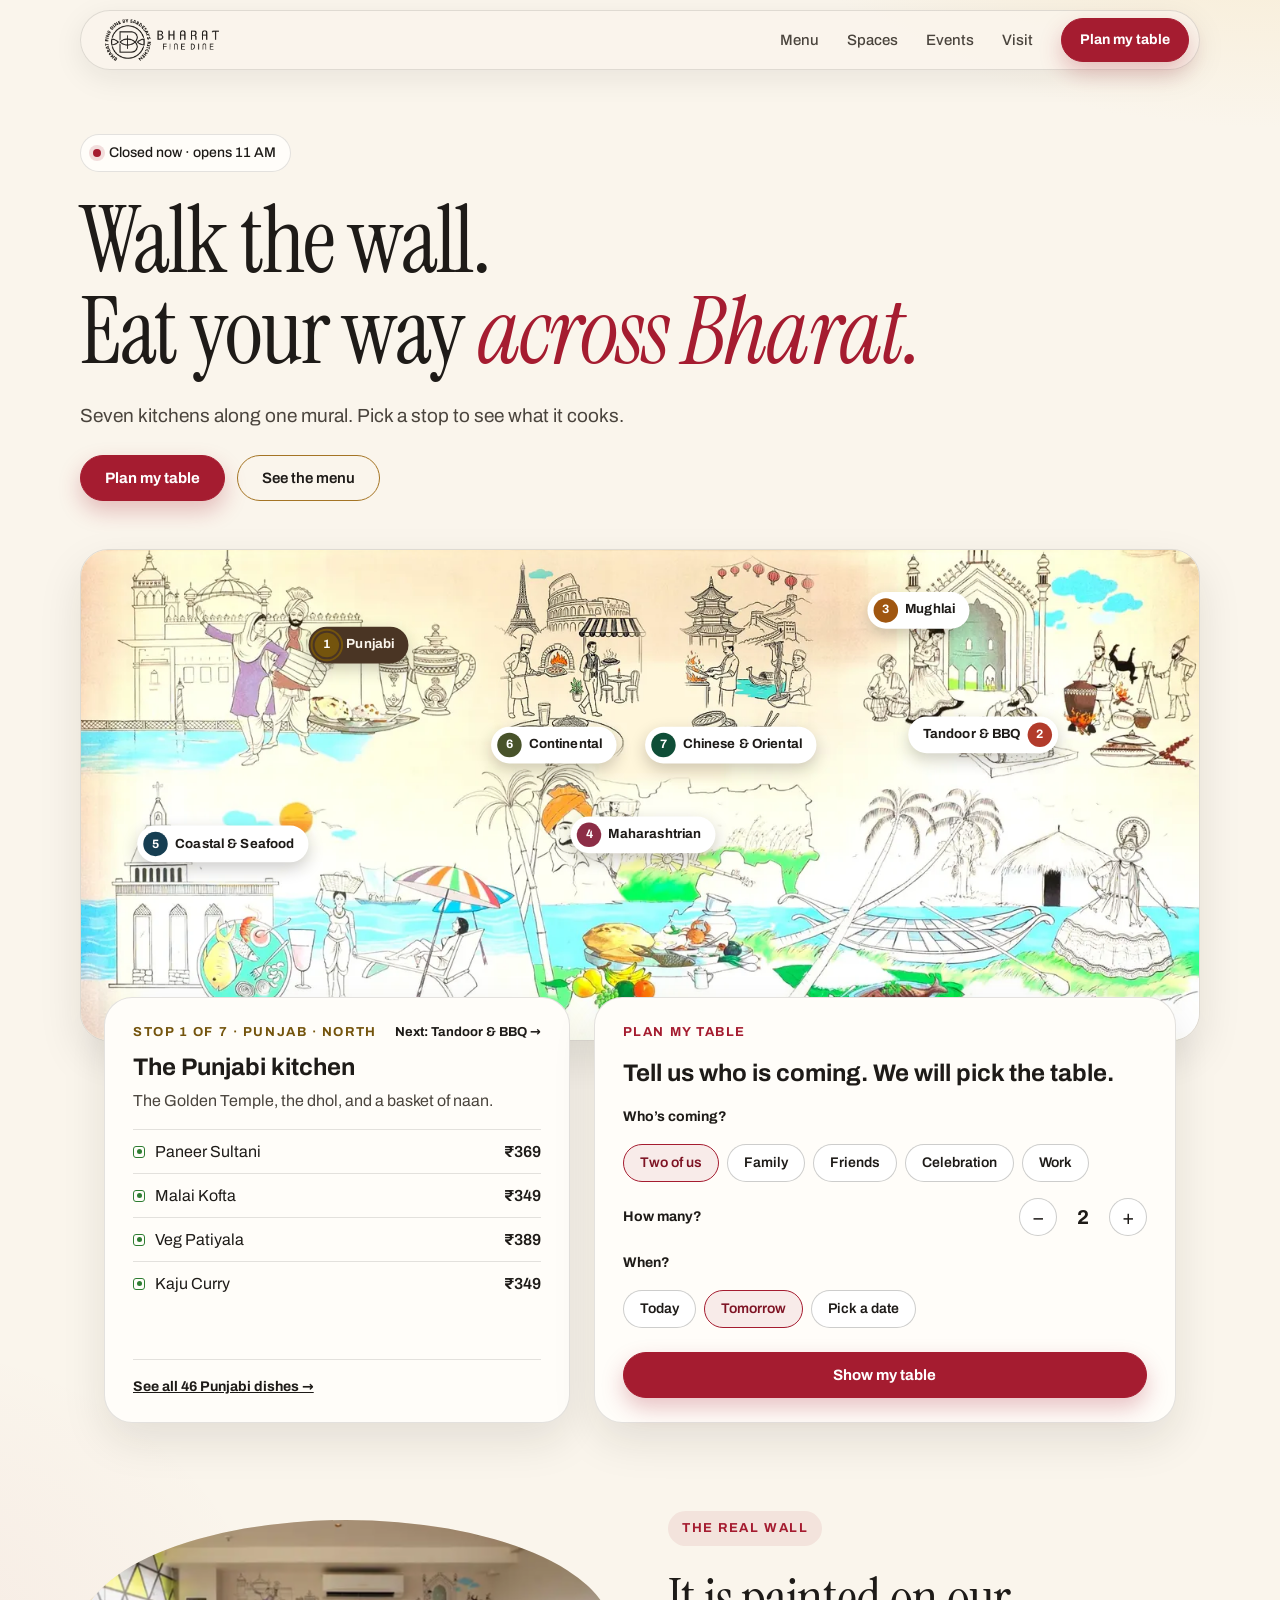
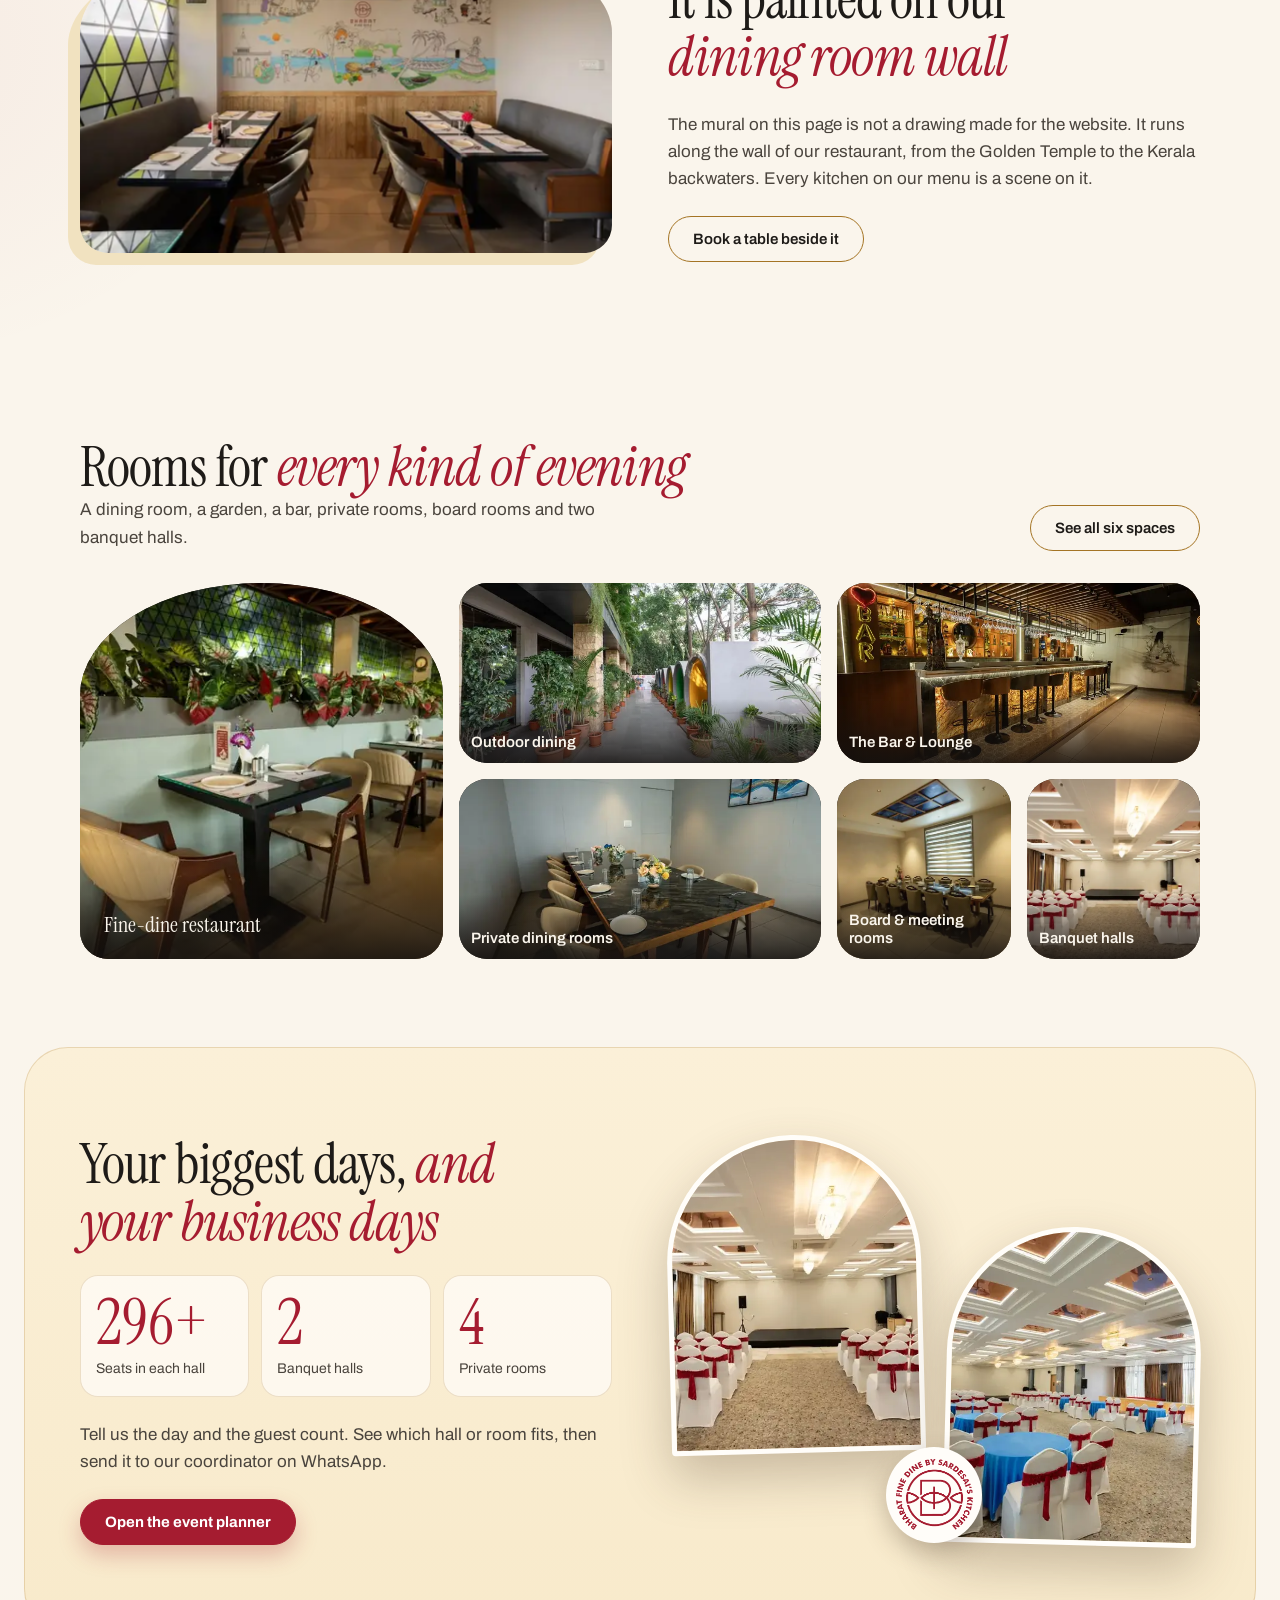
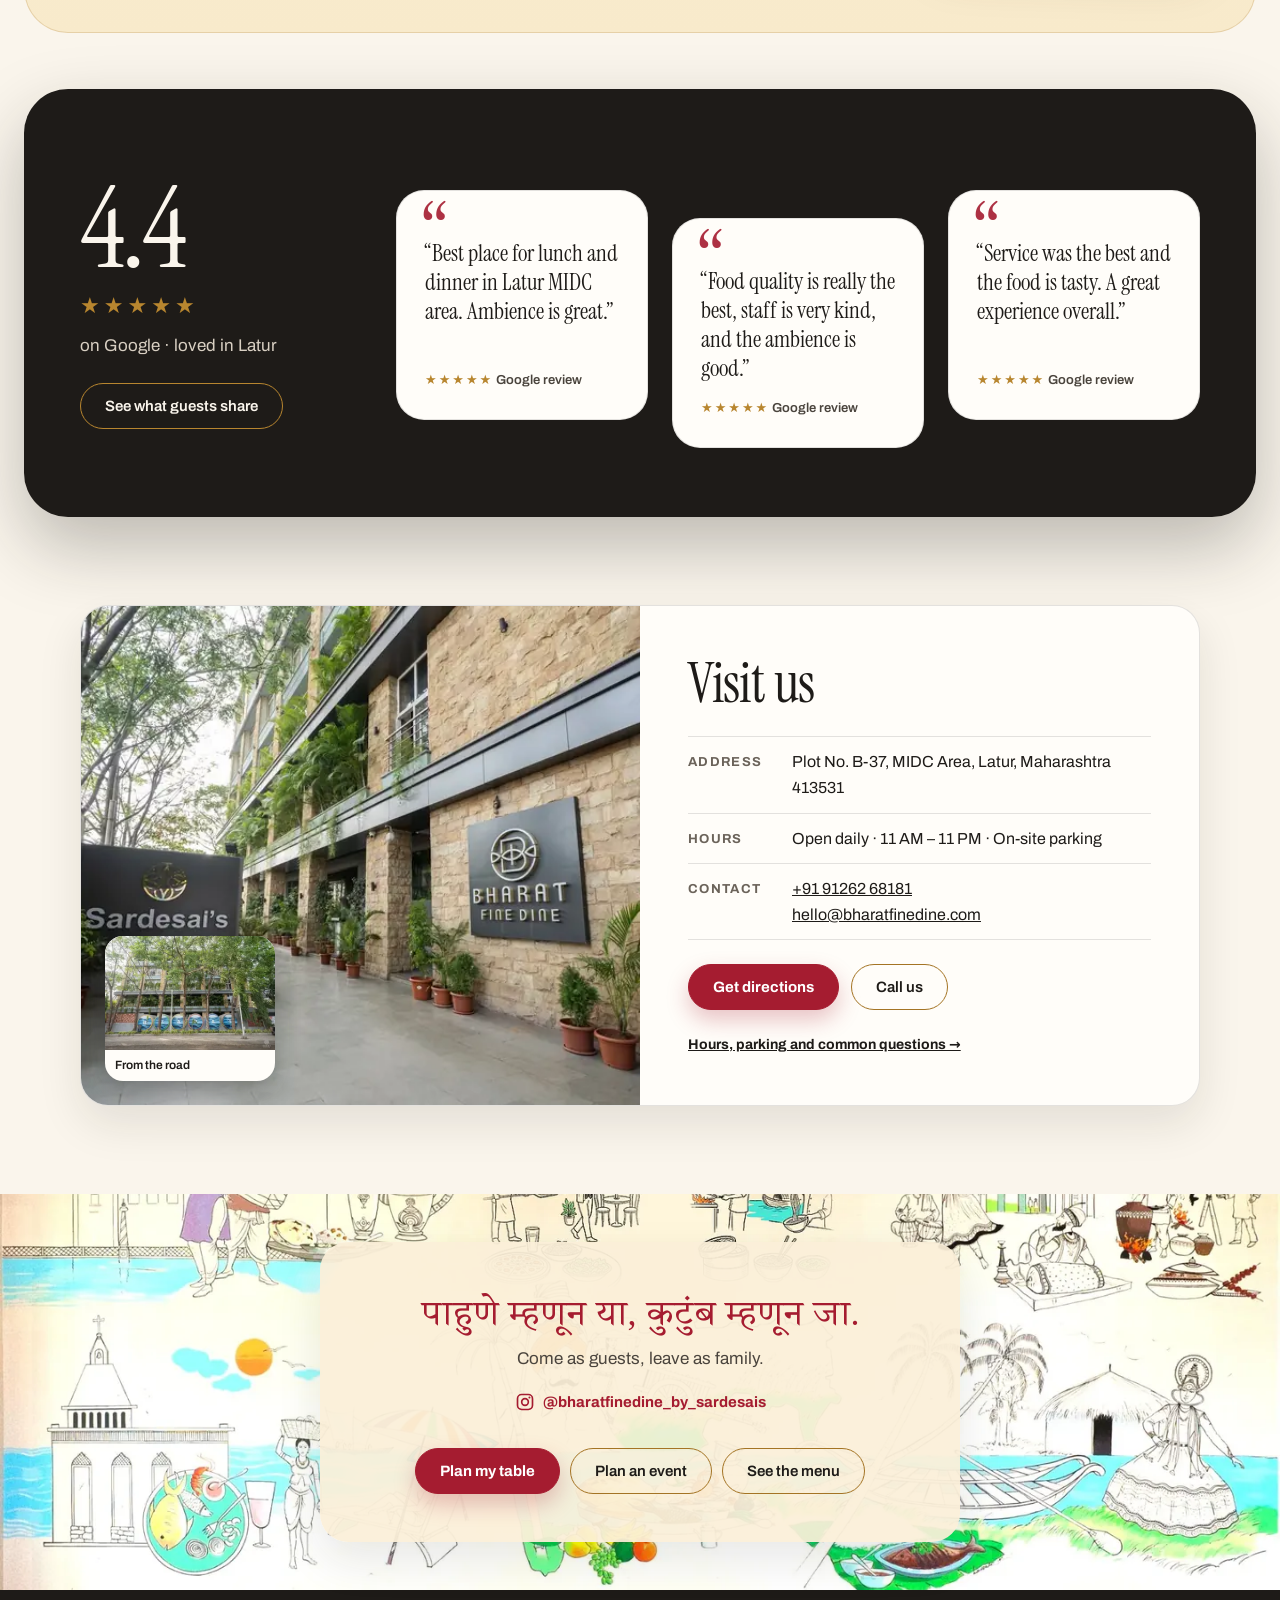
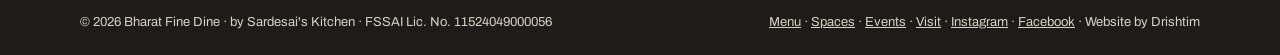
<file: index.html>
<!DOCTYPE html>
<html lang="en-IN">
<head>
<meta charset="utf-8">
<meta name="viewport" content="width=device-width,initial-scale=1,viewport-fit=cover">
<title>Bharat Fine Dine | Family Restaurant &amp; Banquet Halls, Latur</title>
<meta name="description" content="Family restaurant in MIDC Area, Latur: seven kitchens, veg and non-veg, a bar &amp; lounge, garden dining, private rooms and two 300+ seat banquet halls. Book on WhatsApp.">
<link rel="canonical" href="https://bharatfinedine.com/">
<meta name="theme-color" content="#FAF5EC">
<meta name="facebook-domain-verification" content="ppre3khiuepxbp018z27u8zco4816l"><!-- Meta domain verification for bharatfinedine.com, added 6 Oct 2026 -->
<link rel="icon" href="BFD_favicon.ico" sizes="any">
<link rel="icon" type="image/png" sizes="32x32" href="BFD_favicon_32.png">
<link rel="icon" type="image/png" sizes="192x192" href="BFD_favicon_192.png">
<link rel="apple-touch-icon" href="BFD_apple-touch-icon_180.png">
<meta property="og:type" content="restaurant">
<meta property="og:site_name" content="Bharat Fine Dine by Sardesai's Kitchen">
<meta property="og:title" content="Bharat Fine Dine · by Sardesai's Kitchen, Latur">
<meta property="og:description" content="All of Bharat on one family table. Seven kitchens, a bar & lounge, outdoor dining, private rooms and two 300+ seat banquet halls in Latur MIDC. 4.5★ on Google.">
<meta property="og:url" content="https://bharatfinedine.com/">
<meta property="og:image" content="https://bharatfinedine.com/og-bharat.jpg">
<meta property="og:image:width" content="1200">
<meta property="og:image:height" content="630">
<meta name="twitter:card" content="summary_large_image">
<meta name="twitter:title" content="Bharat Fine Dine · by Sardesai's Kitchen">
<meta name="twitter:description" content="Seven kitchens, bar, private rooms & banquet halls in Latur MIDC. Book on WhatsApp.">
<meta name="twitter:image" content="https://bharatfinedine.com/og-bharat.jpg">
<script type="application/ld+json">
{
  "@context": "https://schema.org",
  "@type": "Restaurant",
  "name": "Bharat Fine Dine by Sardesai's Kitchen",
  "alternateName": "Bharat Fine Dine",
  "url": "https://bharatfinedine.com/",
  "hasMenu": "https://bharatfinedine.com/menu.html",
  "image": "https://bharatfinedine.com/og-bharat.jpg",
  "telephone": "+919126268181",
  "email": "hello@bharatfinedine.com",
  "servesCuisine": ["Punjabi", "Mughlai", "Tandoor", "Barbecue", "Maharashtrian", "Seafood", "Continental", "Chinese", "Indian"],
  "priceRange": "₹₹",
  "acceptsReservations": "True",
  "openingHoursSpecification": [{ "@type": "OpeningHoursSpecification", "dayOfWeek": ["Monday","Tuesday","Wednesday","Thursday","Friday","Saturday","Sunday"], "opens": "11:00", "closes": "23:00" }],
  "address": { "@type": "PostalAddress", "streetAddress": "Plot No. B-37, MIDC Area", "addressLocality": "Latur", "addressRegion": "Maharashtra", "postalCode": "413531", "addressCountry": "IN" },
  "geo": { "@type": "GeoCoordinates", "latitude": 18.4099037, "longitude": 76.5422986 },
  "aggregateRating": { "@type": "AggregateRating", "ratingValue": "4.5", "reviewCount": "531" },
  "amenityFeature": [
    { "@type": "LocationFeatureSpecification", "name": "Bar", "value": true },
    { "@type": "LocationFeatureSpecification", "name": "Banquet Hall", "value": true },
    { "@type": "LocationFeatureSpecification", "name": "Private Dining Rooms", "value": true },
    { "@type": "LocationFeatureSpecification", "name": "Corporate Meeting Rooms", "value": true },
    { "@type": "LocationFeatureSpecification", "name": "Outdoor Seating", "value": true },
    { "@type": "LocationFeatureSpecification", "name": "Parking", "value": true },
    { "@type": "LocationFeatureSpecification", "name": "Catering", "value": true }
  ],
  "sameAs": ["https://www.instagram.com/bharatfinedine_by_sardesais", "https://www.facebook.com/bharatfinedine"]
}
</script>
<link rel="preload" href="assets/fonts/archivo-latin.woff2" as="font" type="font/woff2" crossorigin>
<link rel="preload" href="assets/fonts/instrument-serif.woff2" as="font" type="font/woff2" crossorigin>
<link rel="preload" as="image" href="img/mural-full-seven.webp" imagesrcset="img/mural-full-seven-800.webp 800w, img/mural-full-seven-1280.webp 1280w, img/mural-full-seven-1440.webp 1440w, img/mural-full-seven.webp 2000w" imagesizes="(max-width: 819.98px) 480px, 100vw" fetchpriority="high">
<link rel="stylesheet" href="assets/site.css?v=20261231">
<noscript><style>#plan,#journey,#stabs,#sThumbs,#sAct,.hint,.mbar .go{display:none!important}</style></noscript>
</head>
<body class="has-bar">
<a class="skip" href="#main">Skip to content</a>

<header class="hdr"><div class="wrap">
  <a href="#top"><img src="img/BFD_logo_horizontal_dark.png" alt="Bharat Fine Dine by Sardesai's Kitchen" width="124" height="46"></a>
  <nav aria-label="Main">
    <a class="l" href="menu.html">Menu</a><a class="l" href="spaces.html">Spaces</a><a class="l" href="events.html">Events</a><a class="l" href="visit.html">Visit</a>
    <a class="btn line m" href="menu.html">Food menu</a>
    <a class="btn d" href="#plan" data-plan>Plan my table</a>
    <details class="mnav"><summary aria-label="All pages"><i></i></summary><div><a href="index.html">Home</a><a href="menu.html">Food menu</a><a href="spaces.html">Spaces</a><a href="events.html">Events</a><a href="visit.html">Visit</a><a href="tel:+919126268181">Call +91 91262 68181</a></div></details>
  </nav>
</div></header>

<main id="main">
  <div class="wrap hero" id="top">
    <span class="status" data-status><i></i><span>Open daily · 11 AM – 11 PM · Latur MIDC</span></span>
    <h1 class="h1"><span>Walk the wall.</span> <span>Eat your way <em>across Bharat.</em></span></h1>
    <p class="lede">Seven kitchens along one mural. Pick a stop to see what it cooks.</p>
    <div class="cta"><a class="btn" href="#plan" data-plan>Plan my table</a><a class="btn line" href="menu.html">See the menu</a></div>
  </div>

  <section id="wall" aria-label="Our wall mural and its seven kitchens">
    <div class="wrap wallbox">
      <div class="wall" id="wallScroll" tabindex="0" aria-label="The mural. Swipe sideways to walk the wall.">
        <div class="wall-in">
          <img src="img/mural-full-seven.webp" srcset="img/mural-full-seven-800.webp 800w, img/mural-full-seven-1280.webp 1280w, img/mural-full-seven-1440.webp 1440w, img/mural-full-seven.webp 2000w" sizes="(max-width: 819.98px) 480px, 100vw" alt="The Bharat Fine Dine mural: Punjab, Awadh, Maharashtra, Goa and Kerala, with Continental and Chinese kitchens drawn in" width="2000" height="875" fetchpriority="high">
          <div id="pins"></div>
        </div>
      </div>
    </div>

    <div class="wrap duo">
      <article class="card stop" id="stop" aria-live="polite">
        <!--stop:start-->
        <div class="top"><span class="kick" style="--k:#74540D">Stop 1 of 7<span class="rg"> · Punjab · North</span></span></div><h2 class="h3">The Punjabi kitchen</h2><p class="line">The Golden Temple, the dhol, and a basket of naan.</p><div class="dish"><span class="mark" aria-hidden="true"></span><span class="n">Paneer Sultani</span><b>₹369</b></div><div class="dish"><span class="mark" aria-hidden="true"></span><span class="n">Malai Kofta</span><b>₹349</b></div><div class="dish"><span class="mark" aria-hidden="true"></span><span class="n">Veg Patiyala</span><b>₹389</b></div><div class="dish"><span class="mark" aria-hidden="true"></span><span class="n">Kaju Curry</span><b>₹349</b></div><a class="lnk" href="menu.html#k-punjabi">See all 46 Punjabi dishes →</a>
        <!--stop:end-->
      </article>

      <noscript><div class="card plan"><span class="kick">Plan my table</span><h2 class="h3">Message or call us to book.</h2><a class="btn wa block" href="https://wa.me/919126268181?text=Hi%20Bharat%20Fine%20Dine!%20I%20would%20like%20to%20book%20a%20table." target="_blank" rel="noopener">Book on WhatsApp</a><a class="btn line block" href="tel:+919126268181">Call +91 91262 68181</a></div></noscript>
      <section class="card plan" id="plan" aria-labelledby="planH">
        <span class="kick">Plan my table</span>
        <h2 class="h3" id="planH">Tell us who is coming. We will pick the table.</h2>
        <span class="q" id="whoQ">Who’s coming?</span>
        <div class="chips" id="who" role="group" aria-labelledby="whoQ"></div>
        <div class="stepper">
          <span class="q">How many? <span class="note" id="guestNote"></span></span>
          <div class="c"><button type="button" data-g="-1" aria-label="Fewer guests">−</button><output id="guests" aria-live="polite">2</output><button type="button" data-g="1" aria-label="More guests">+</button></div>
        </div>
        <span class="q" id="whenQ">When?</span>
        <div class="chips" id="when" role="group" aria-labelledby="whenQ"></div>
        <label class="sr" for="datePick">Pick a date</label><input type="date" id="datePick" class="sr" tabindex="-1">
        <button type="button" class="btn block" data-plan>Show my table</button>
      </section>
    </div>
  </section>

  <section class="sec" aria-labelledby="rwH" data-rv>
    <div class="wrap split real">
      <div class="zoom"><img src="img/spaces/thumb/dining-6.webp" srcset="img/spaces/t400/dining-6.webp 400w, img/spaces/thumb/dining-6.webp 700w, img/spaces/dining-6.webp 1400w" sizes="(min-width: 900px) 620px, calc(100vw - 32px)" class="photo" alt="The mural painted on the dining room wall at Bharat Fine Dine, above two set tables" width="1400" height="932" loading="lazy"></div>
      <div class="stack">
        <span class="kick">The real wall</span>
        <h2 class="h2" id="rwH">It is painted on our <em>dining room wall</em></h2>
        <p class="lede">The mural on this page is not a drawing made for the website. It runs along the wall of our restaurant, from the Golden Temple to the Kerala backwaters. Every kitchen on our menu is a scene on it.</p>
        <a class="btn line" href="#plan" data-plan="Restaurant">Book a table beside it</a>
      </div>
    </div>
  </section>

  <section class="sec" id="spaces" aria-labelledby="spH" data-rv>
    <div class="wrap">
      <div class="head row"><div><h2 class="h2" id="spH">Rooms for <em>every kind of evening</em></h2><p class="lede">A dining room, a garden, a bar, private rooms, board rooms and two banquet halls.</p></div><a class="btn line" href="spaces.html">See all six spaces</a></div>
      <div class="pwall big"><a class="chip" href="spaces.html#sp-dining"><img src="img/svc-dining-600.webp" alt="" width="600" height="400" loading="lazy" decoding="async"><span>Fine-dine restaurant</span></a><a class="chip" href="spaces.html#sp-outdoor"><img src="img/svc-garden-600.webp" alt="" width="600" height="400" loading="lazy" decoding="async"><span>Outdoor dining</span></a><a class="chip" href="spaces.html#sp-bar"><img src="img/spaces/thumb/bar-3.webp" alt="" width="600" height="400" loading="lazy" decoding="async"><span>The Bar &amp; Lounge</span></a><a class="chip" href="spaces.html#sp-private"><img src="img/svc-private-600.webp" alt="" width="600" height="400" loading="lazy" decoding="async"><span>Private dining rooms</span></a><a class="chip" href="spaces.html#sp-meeting"><img src="img/svc-meeting-600.webp" alt="" width="600" height="400" loading="lazy" decoding="async"><span>Board &amp; meeting rooms</span></a><a class="chip" href="spaces.html#sp-hall"><img src="img/svc-hall-600.webp" alt="" width="600" height="400" loading="lazy" decoding="async"><span>Banquet halls</span></a></div>
    </div>
  </section>

  <!-- Instagram. Paste the Behold feed link into data-feed (https://feeds.behold.so/...). Empty = the section stays hidden. -->
  <section class="sec tight" id="ig" data-feed="https://feeds.behold.so/kiV22MPuwlZTH0HJBQiu" aria-labelledby="igH" hidden data-rv>
    <div class="wrap">
      <div class="ighead">
        <a class="igwho" href="https://www.instagram.com/bharatfinedine_by_sardesais" target="_blank" rel="noopener"><span class="igav"><img id="igAv" src="img/BFD_seal_red.png" alt="" width="64" height="64"></span><span><b>@bharatfinedine_by_sardesais</b><small>Posted this week on Instagram</small></span></a>
        <h2 class="h2" id="igH">Fresh from <em>our Instagram</em></h2>
        <a class="btn ig" href="https://www.instagram.com/bharatfinedine_by_sardesais" target="_blank" rel="noopener">Follow us</a>
      </div>
      <div class="igrid" id="igGrid"></div>
    </div>
  </section>

  <section class="band" id="events" aria-labelledby="evH" data-rv>
    <div class="wrap sec split">
      <div class="stack">
        <h2 class="h2" id="evH">Your biggest days, <em>and your business days</em></h2>
        <div class="stats"><div><b>300+</b><span>Seats in each hall</span></div><div><b>2</b><span>Banquet halls</span></div><div><b>4</b><span>Private rooms</span></div></div>
        <p class="lede">Tell us the day and the guest count. See which hall or room fits, then send it to our coordinator on WhatsApp.</p>
        <a class="btn" href="events.html">Open the event planner</a>
      </div>
      <div class="pics"><img class="photo" src="img/svc-hall-720.webp" alt="Samiksha banquet hall set for a function" width="1200" height="798" loading="lazy"><img class="photo" src="img/hall-sanskruti-720.webp" alt="Sanskruti banquet hall" width="1400" height="932" loading="lazy"></div>
    </div>
  </section>

  <section class="sec dark" aria-labelledby="rvH" data-rv>
    <div class="wrap rev">
      <div class="rating"><b id="rvH">4.5</b><i aria-hidden="true">★★★★★</i><span class="lede">on Google · loved in Latur</span><a class="btn line" href="https://www.instagram.com/bharatfinedine_by_sardesais" target="_blank" rel="noopener">See what guests share</a></div>
      <div class="rgrid">
        <blockquote class="card flat"><p>“Best place for lunch and dinner in Latur MIDC area. Ambience is great.”</p><cite><i>★★★★★</i> Google review</cite></blockquote>
        <blockquote class="card flat"><p>“Food quality is really the best, staff is very kind, and the ambience is good.”</p><cite><i>★★★★★</i> Google review</cite></blockquote>
        <blockquote class="card flat"><p>“Service was the best and the food is tasty. A great experience overall.”</p><cite><i>★★★★★</i> Google review</cite></blockquote>
      </div>
    </div>
  </section>

  <section class="sec" id="visit" aria-labelledby="vH" data-rv>
    <div class="wrap">
      <div class="card vcard">
        <div class="vphoto">
          <img src="img/spaces/thumb/outdoor-4.webp" srcset="img/spaces/thumb/outdoor-4.webp 700w, img/spaces/outdoor-4.webp 1400w" sizes="(min-width: 900px) 560px, 100vw" alt="The entrance, with the Sardesai's Kitchen and Bharat Fine Dine signs" width="1400" height="932" loading="lazy">
          <figure><img src="img/spaces/t400/outdoor-5.webp" alt="The Bharat Fine Dine building seen from the road, behind a row of trees" width="400" height="266" loading="lazy"><figcaption>From the road</figcaption></figure>
        </div>
        <div class="vtx">
          <h2 class="h2" id="vH">Visit us</h2>
          <dl class="vinfo">
            <div><dt>Address</dt><dd>Plot No. B-37, MIDC Area, Latur, Maharashtra 413531</dd></div>
            <div><dt>Hours</dt><dd>Open daily · 11 AM – 11 PM · On-site parking</dd></div>
            <div><dt>Contact</dt><dd><address><a href="tel:+919126268181">+91 91262 68181</a><br><a href="mailto:hello@bharatfinedine.com">hello@bharatfinedine.com</a></address></dd></div>
          </dl>
          <div class="cta"><a class="btn" href="https://www.google.com/maps/dir/?api=1&amp;destination=18.4099037,76.5422986" target="_blank" rel="noopener">Get directions</a><a class="btn line" href="tel:+919126268181">Call us</a></div>
          <a class="lnk" href="visit.html">Hours, parking and common questions →</a>
        </div>
      </div>
    </div>
  </section>
</main>

<footer class="foot">
  <div class="tri">
    <div class="m" aria-hidden="true"></div>
    <div class="mid">
      <span class="mr" lang="mr">पाहुणे म्हणून या, कुटुंब म्हणून जा.</span>
      <span class="lede">Come as guests, leave as family.</span>
      <a class="insta" href="https://www.instagram.com/bharatfinedine_by_sardesais" target="_blank" rel="noopener"><svg viewBox="0 0 24 24" width="20" height="20" aria-hidden="true"><rect x="3" y="3" width="18" height="18" rx="5" fill="none" stroke="currentColor" stroke-width="2"/><circle cx="12" cy="12" r="4" fill="none" stroke="currentColor" stroke-width="2"/><circle cx="17.3" cy="6.7" r="1.2" fill="currentColor"/></svg>@bharatfinedine_by_sardesais</a>
      <div class="cta"><a class="btn" href="#plan" data-plan>Plan my table</a><a class="btn line" href="events.html">Plan an event</a><a class="btn line d" href="menu.html">See the menu</a></div>
    </div>
    <div class="m r" aria-hidden="true"></div>
  </div>
  <div class="legal"><div class="wrap"><span>© <span id="yr">2026</span> Bharat Fine Dine · by Sardesai's Kitchen · FSSAI Lic. No. 11524049000056</span><span><a href="menu.html">Menu</a> · <a href="spaces.html">Spaces</a> · <a href="events.html">Events</a> · <a href="visit.html">Visit</a> · <a href="https://www.instagram.com/bharatfinedine_by_sardesais" target="_blank" rel="noopener">Instagram</a> · <a href="https://www.facebook.com/bharatfinedine" target="_blank" rel="noopener">Facebook</a> · Website by Drishtim</span></div></div>
</footer>

<div class="mbar" aria-label="Quick actions"><a href="tel:+919126268181">Call</a><a href="https://www.google.com/maps/dir/?api=1&amp;destination=18.4099037,76.5422986" target="_blank" rel="noopener">Directions</a><button type="button" class="go" data-plan>Plan my table</button></div>

<dialog class="dlg" id="planDlg" aria-labelledby="pTitle">
  <div class="sheet">
    <div class="top"><div class="r"><b id="pTitle">Plan my table</b><button type="button" class="x" id="pClose" aria-label="Close">×</button></div><div class="prog" id="pProg"></div></div>
    <div class="body" id="pBody"></div>
    <div class="ft" id="pFt"></div>
  </div>
</dialog>

<script src="assets/data.js?v=20261231" defer></script>
<script src="assets/app.min.js?v=20261231" defer></script>
</body>
</html>
</file>
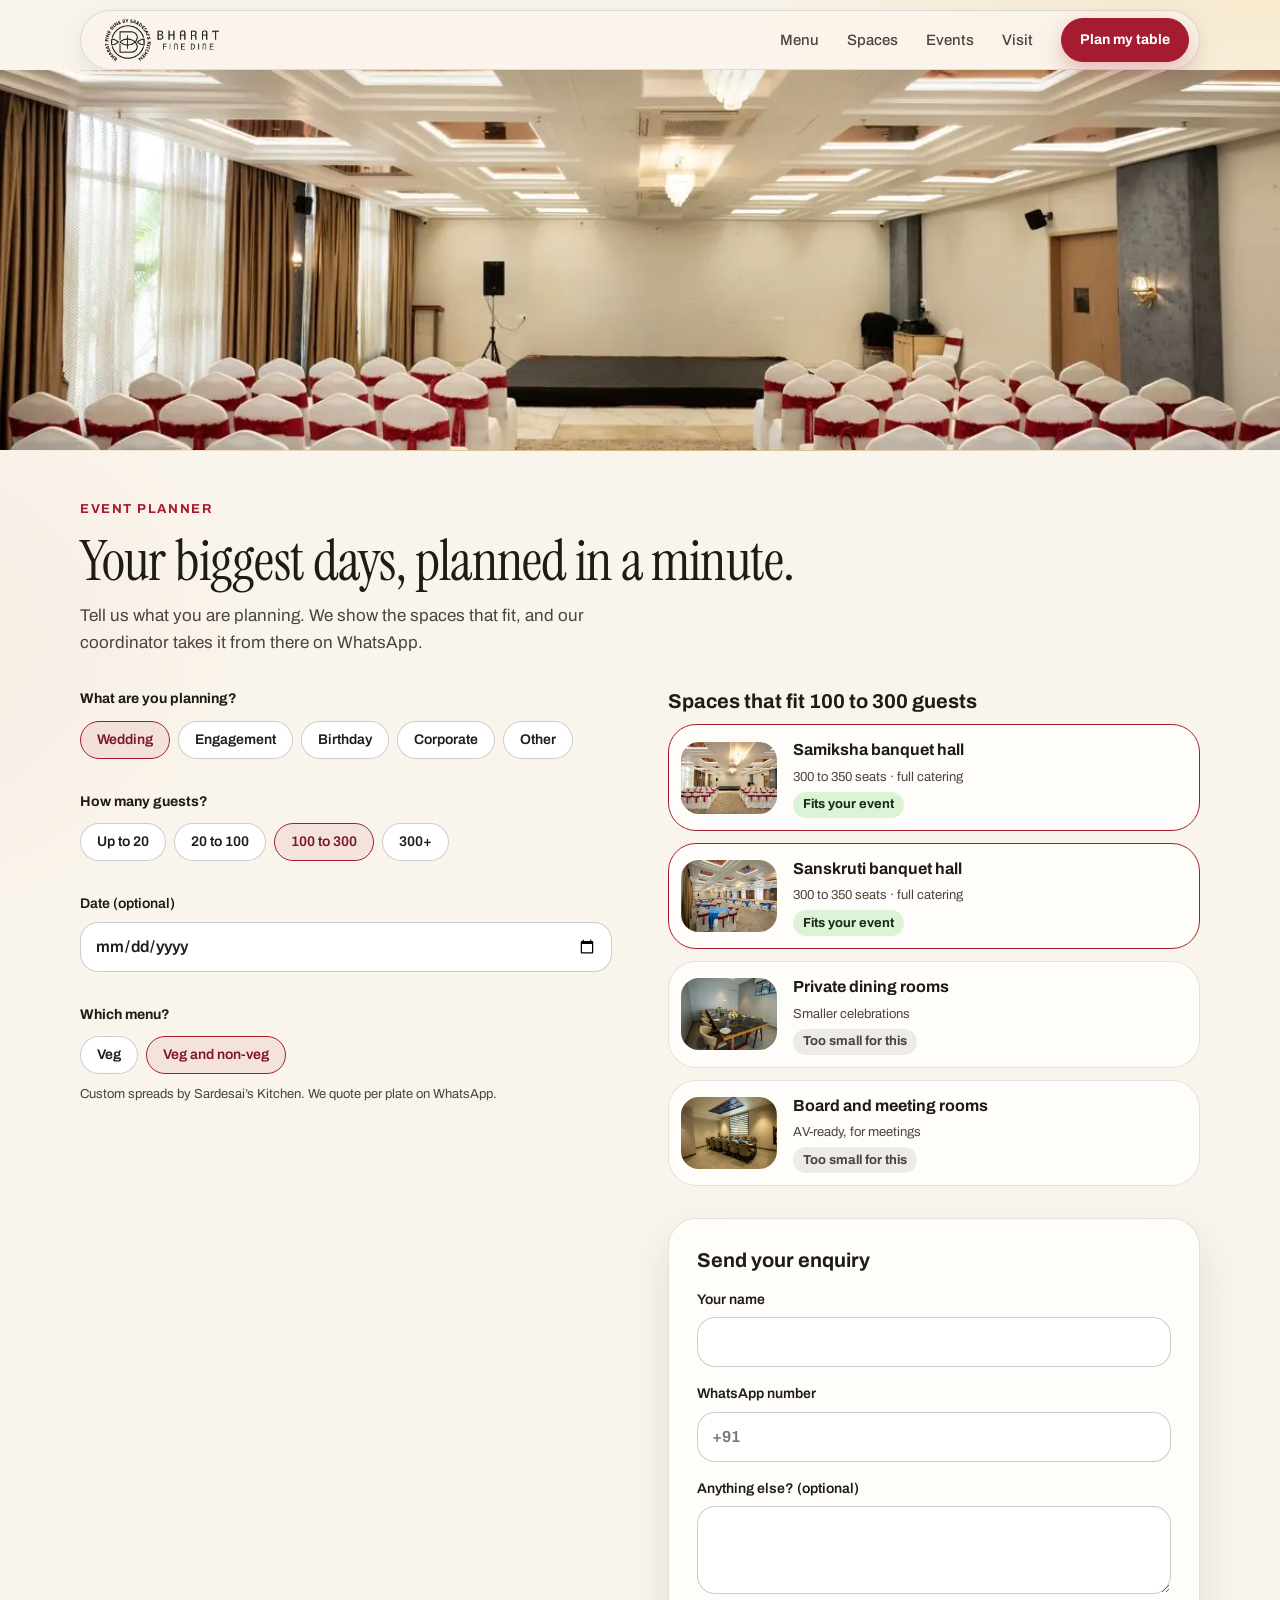
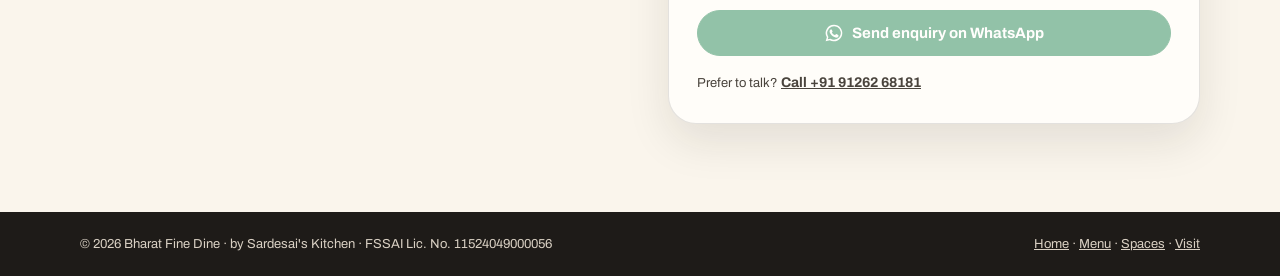
<file: events.html>
<!DOCTYPE html>
<html lang="en-IN">
<head>
<meta charset="utf-8">
<meta name="viewport" content="width=device-width,initial-scale=1,viewport-fit=cover">
<title>Banquet Hall in Latur for Weddings &amp; Parties | Bharat Fine Dine</title>
<meta name="description" content="Banquet halls in MIDC Area, Latur for weddings, engagements, birthdays and corporate events. Two 300+ seat banquet halls, private dining rooms and AV-ready board rooms. Tell us the day and the guest count.">
<link rel="canonical" href="https://bharatfinedine.com/events.html">
<meta name="theme-color" content="#FAF5EC">
<link rel="icon" href="BFD_favicon.ico" sizes="any">
<link rel="icon" type="image/png" sizes="32x32" href="BFD_favicon_32.png">
<link rel="apple-touch-icon" href="BFD_apple-touch-icon_180.png">
<meta property="og:type" content="website">
<meta property="og:title" content="Banquet Hall in Latur for Weddings &amp; Parties · Bharat Fine Dine">
<meta property="og:description" content="Two 300+ seat banquet halls, private rooms and board rooms in Latur MIDC.">
<meta property="og:url" content="https://bharatfinedine.com/events.html">
<meta property="og:image" content="https://bharatfinedine.com/og-bharat.jpg">
<meta name="twitter:card" content="summary_large_image">
<link rel="preload" href="assets/fonts/archivo-latin.woff2" as="font" type="font/woff2" crossorigin>
<link rel="stylesheet" href="assets/site.css?v=20261231">
<noscript><style>#planner .col:first-child,#fits,#fitTitle,#evSend{display:none!important}</style></noscript>
</head>
<body>
<a class="skip" href="#main">Skip to content</a>
<header class="hdr"><div class="wrap">
  <a href="index.html"><img src="img/BFD_logo_horizontal_dark.png" alt="Bharat Fine Dine, home" width="124" height="46"></a>
  <nav aria-label="Main"><a class="l" href="menu.html">Menu</a><a class="l" href="spaces.html">Spaces</a><a class="l" href="events.html">Events</a><a class="l" href="visit.html">Visit</a><a class="btn" href="index.html#plan" data-plan>Plan my table</a><details class="mnav"><summary aria-label="All pages"><i></i></summary><div><a href="index.html">Home</a><a href="menu.html">Food menu</a><a href="spaces.html">Spaces</a><a href="events.html">Events</a><a href="visit.html">Visit</a><a href="tel:+919126268181">Call +91 91262 68181</a></div></details></nav>
</div></header>

<main id="main">
  <img class="ephoto" src="img/svc-hall-720.webp" srcset="img/svc-hall-720.webp 720w, img/svc-hall.webp 1200w" sizes="100vw" alt="Samiksha banquet hall set for a function" width="1200" height="798">
  <div class="river"></div>
  <div class="wrap">
    <div class="head ehead"><span class="kick">Event planner</span><h1 class="h2">Your biggest days, planned in a minute.</h1><p class="lede">Tell us what you are planning. We show the spaces that fit, and our coordinator takes it from there on WhatsApp.</p></div>

    <div class="planner" id="planner">
      <div class="col">
        <div class="grp"><b id="tQ">What are you planning?</b><div class="chips" id="evType" role="group" aria-labelledby="tQ"></div></div>
        <div class="grp"><b id="sQ">How many guests?</b><div class="chips" id="evSize" role="group" aria-labelledby="sQ"></div></div>
        <label class="f">Date (optional)<input class="fld" type="date" id="evDate"></label>
        <div class="grp"><b id="mQ">Which menu?</b><div class="chips" id="evSpread" role="group" aria-labelledby="mQ"></div><span class="note">Custom spreads by Sardesai’s Kitchen. We quote per plate on WhatsApp.</span></div>
      </div>
      <div class="col">
        <div class="grp"><h2 class="h3" id="fitTitle">Spaces that fit</h2><div id="fits" class="fits" aria-live="polite"></div></div>
        <div class="card">
          <h2 class="h3">Send your enquiry</h2>
          <label class="f">Your name<input class="fld" id="evName" autocomplete="name"></label>
          <label class="f">WhatsApp number<input class="fld" id="evPhone" inputmode="tel" autocomplete="tel" placeholder="+91"></label>
          <label class="f">Anything else? (optional)<textarea class="fld" id="evNote" rows="2"></textarea></label>
          <p class="err" id="evErr" hidden>Please add your name and a WhatsApp number with at least 10 digits.</p>
          <a class="btn wa block" id="evSend" href="#evName" target="_blank" rel="noopener" aria-disabled="true">Send enquiry on WhatsApp</a>
          <p class="note" id="evDone" hidden>धन्यवाद! WhatsApp should now be open with your enquiry. A coordinator replies there with dates and a quote.</p>
          <noscript><a class="btn wa block" href="https://wa.me/919126268181?text=Hi%20Bharat%20Fine%20Dine!%20I%20have%20an%20event%20enquiry." target="_blank" rel="noopener">Enquire on WhatsApp</a></noscript>
          <p class="note">Prefer to talk? <a class="lnk" href="tel:+919126268181">Call +91 91262 68181</a></p>
        </div>
      </div>
    </div>
  </div>
</main>

<footer class="foot"><div class="legal"><div class="wrap"><span>© <span id="yr">2026</span> Bharat Fine Dine · by Sardesai's Kitchen · FSSAI Lic. No. 11524049000056</span><span><a href="index.html">Home</a> · <a href="menu.html">Menu</a> · <a href="spaces.html">Spaces</a> · <a href="visit.html">Visit</a></span></div></div></footer>
<script src="assets/app.min.js?v=20261231" defer></script>
</body>
</html>
</file>
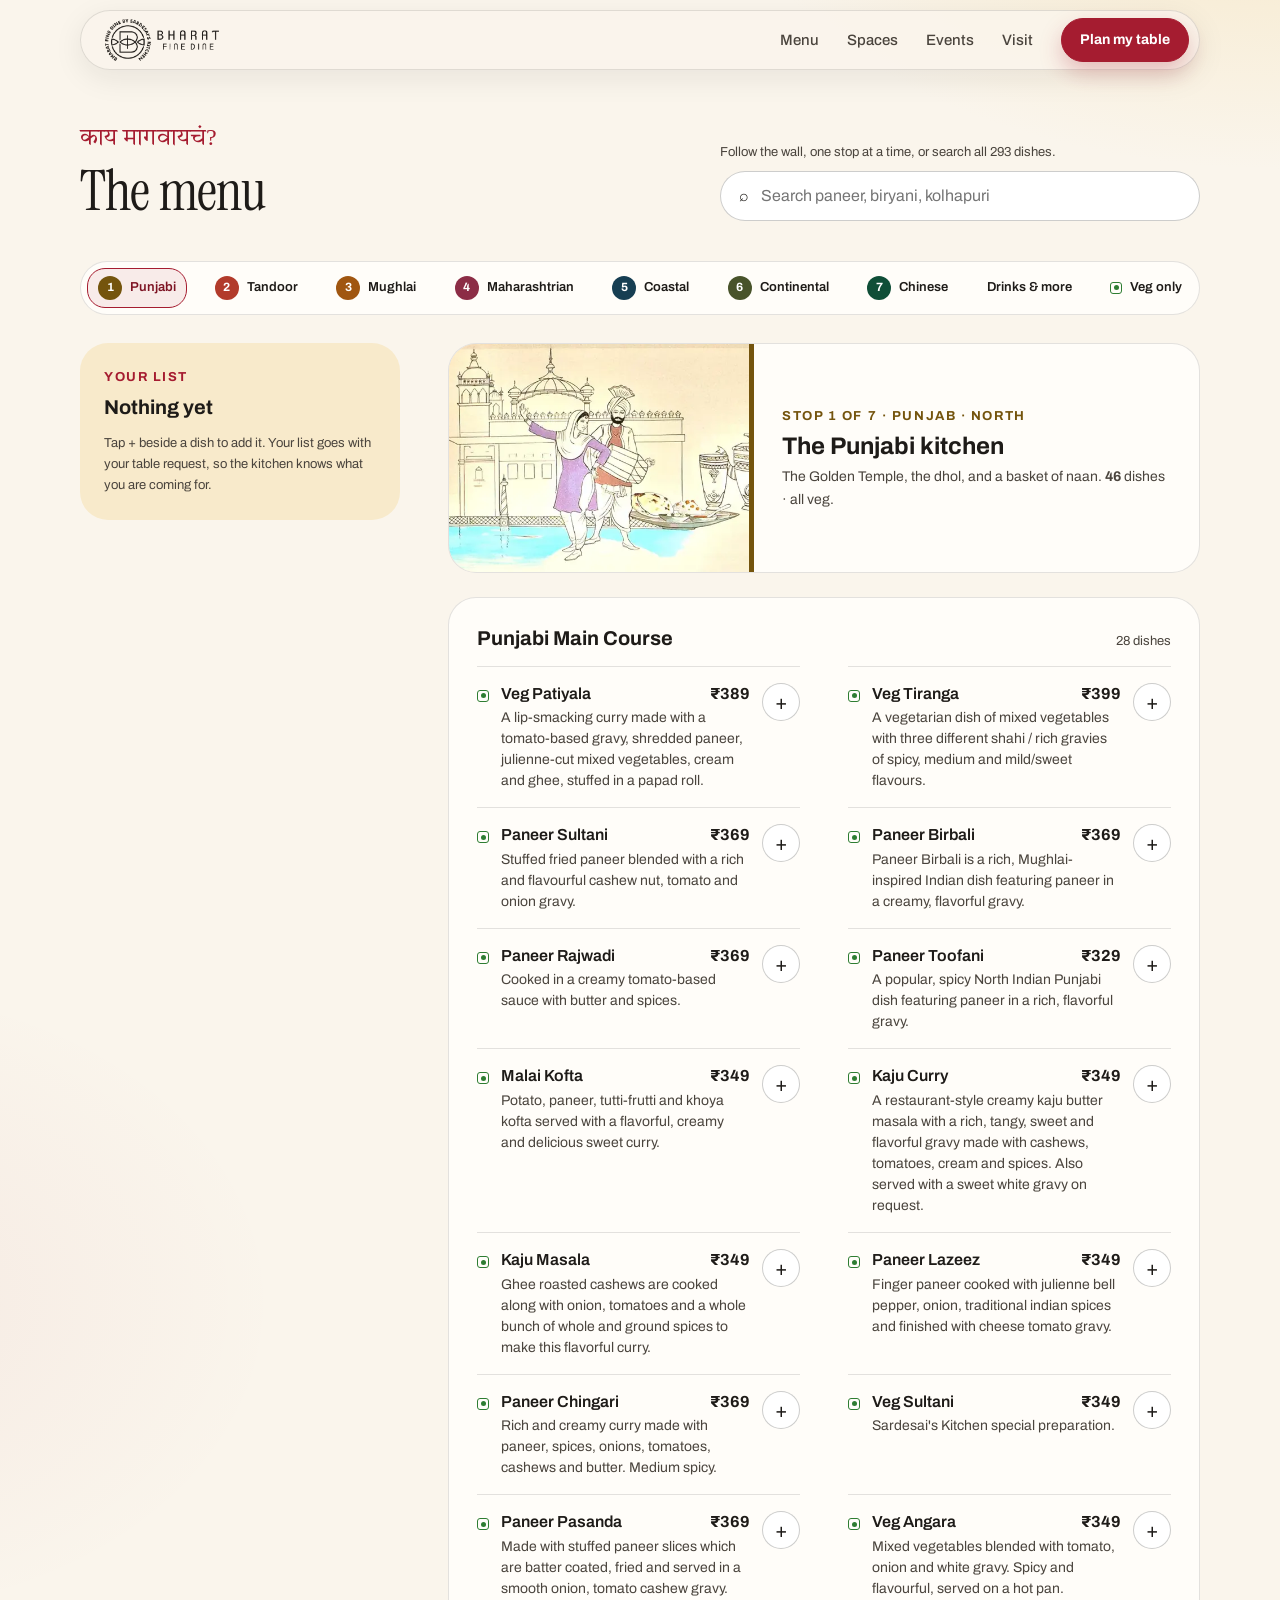
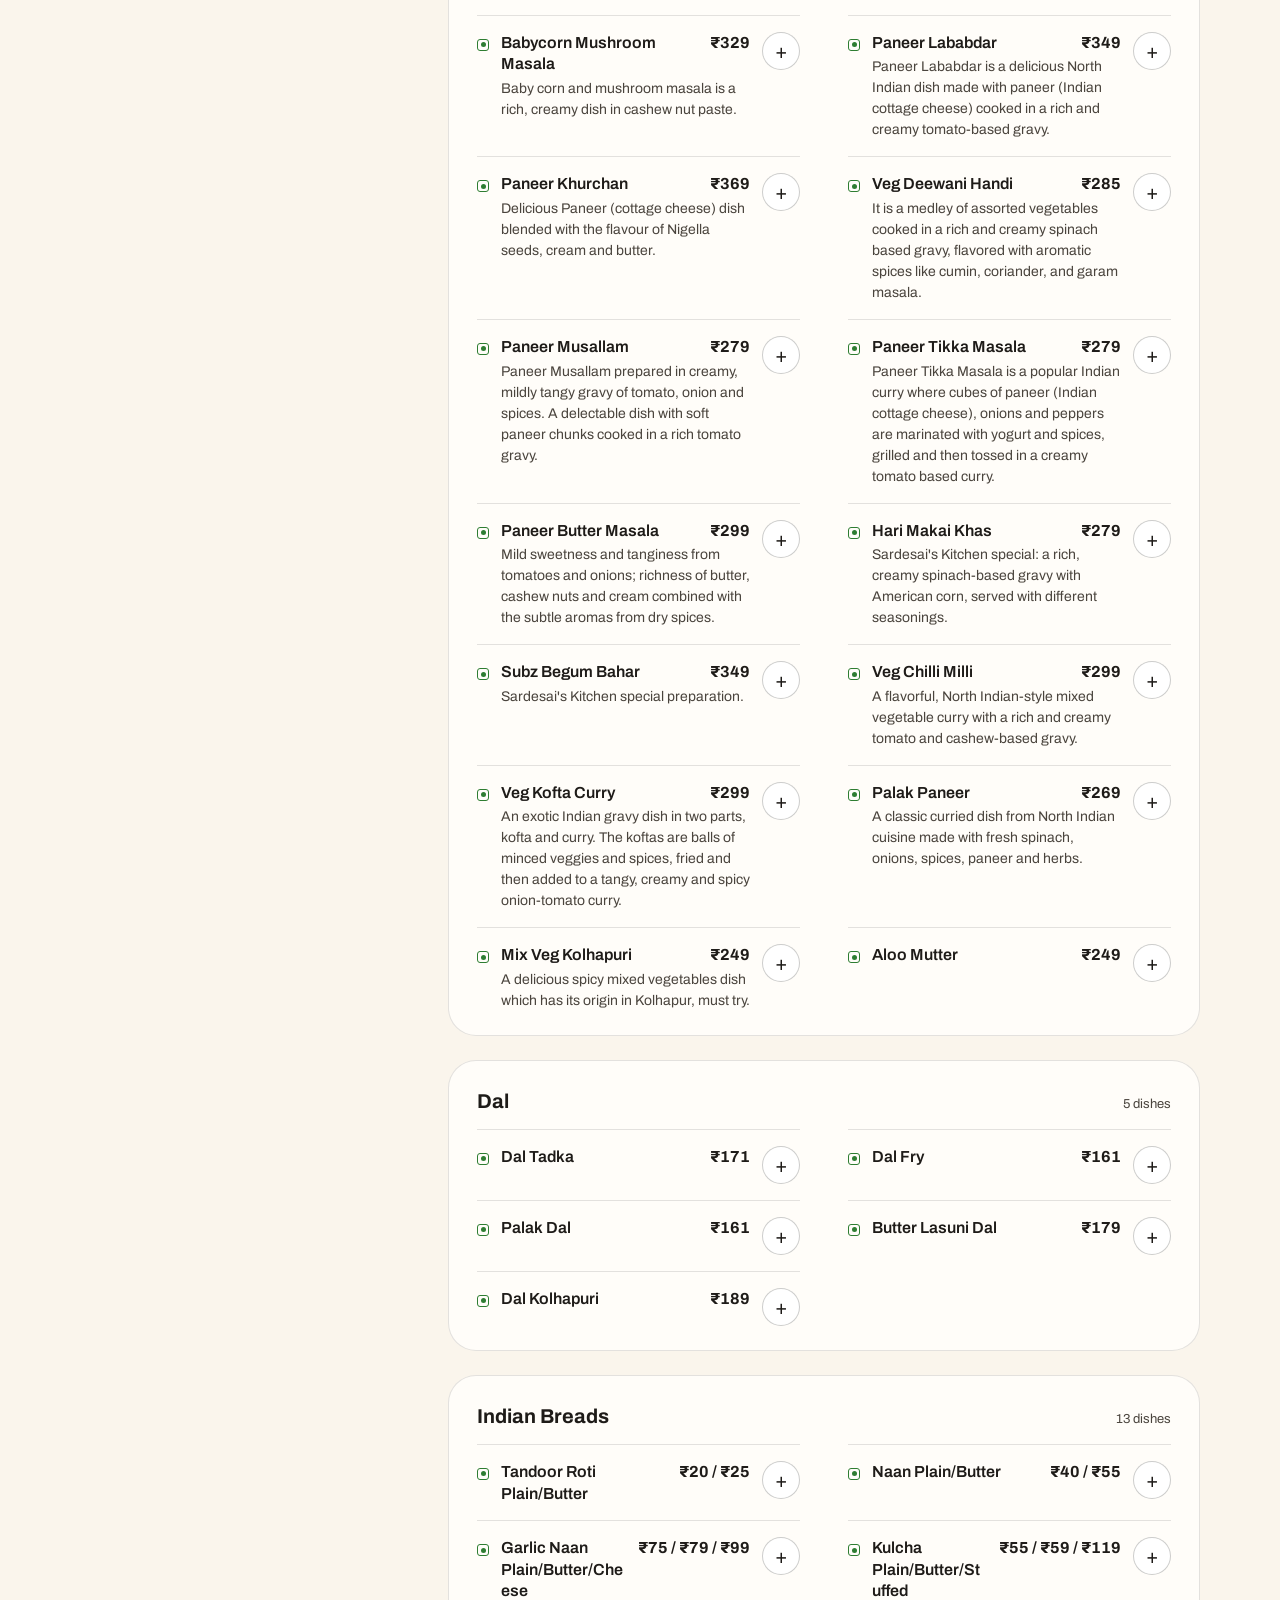
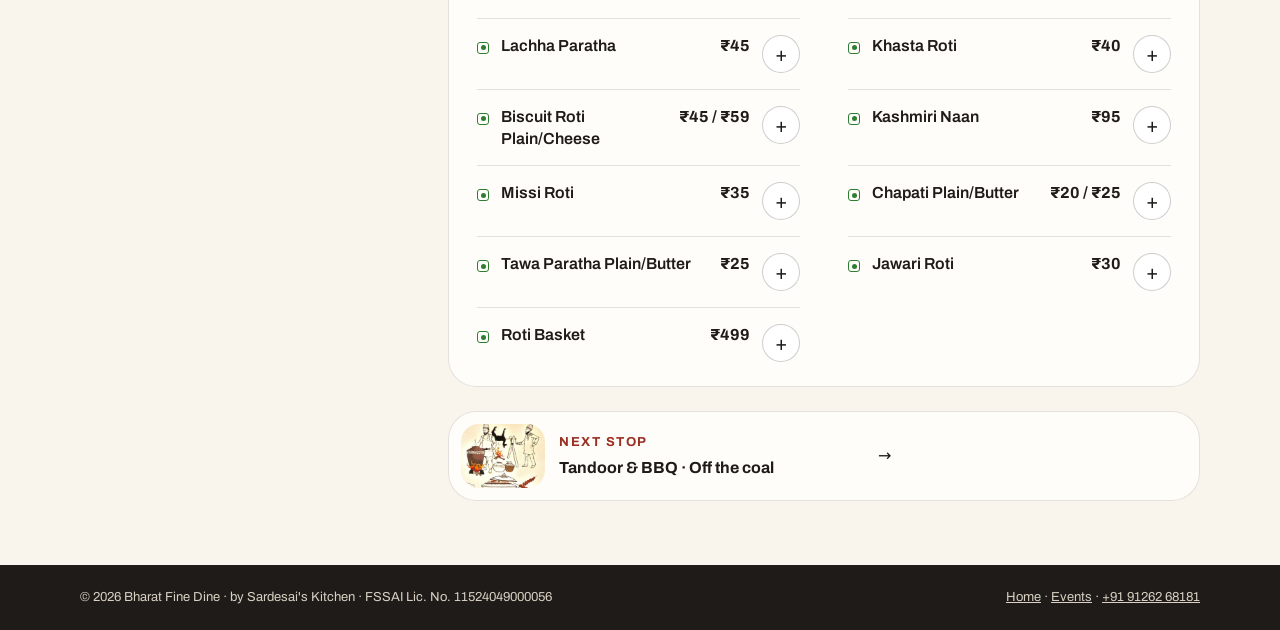
<file: menu.html>
<!DOCTYPE html>
<html lang="en-IN">
<head>
<meta charset="utf-8">
<meta name="viewport" content="width=device-width,initial-scale=1,viewport-fit=cover">
<title>Menu · Bharat Fine Dine, Latur | Veg &amp; non-veg, 293 dishes</title>
<meta name="description" content="Full veg and non-veg menu for Bharat Fine Dine by Sardesai's Kitchen, Latur: Punjabi, tandoor, Mughlai, Maharashtrian, coastal, Continental and Chinese, plus drinks, soups and desserts. Search, filter veg, and build a list for your table.">
<link rel="canonical" href="https://bharatfinedine.com/menu.html">
<meta name="theme-color" content="#FAF5EC">
<link rel="icon" href="BFD_favicon.ico" sizes="any">
<link rel="icon" type="image/png" sizes="32x32" href="BFD_favicon_32.png">
<link rel="apple-touch-icon" href="BFD_apple-touch-icon_180.png">
<meta property="og:type" content="website">
<meta property="og:title" content="Menu · Bharat Fine Dine by Sardesai's Kitchen">
<meta property="og:description" content="293 dishes across seven kitchens. Latur MIDC.">
<meta property="og:url" content="https://bharatfinedine.com/menu.html">
<meta property="og:image" content="https://bharatfinedine.com/og-bharat.jpg">
<meta name="twitter:card" content="summary_large_image">
<link rel="preload" href="assets/fonts/archivo-latin.woff2" as="font" type="font/woff2" crossorigin>
<link rel="stylesheet" href="assets/site.css?v=20261231">
<script type="application/ld+json">{"@context":"https://schema.org","@type":"Menu","name":"Bharat Fine Dine Menu","inLanguage":"en-IN","hasMenuSection":[{"@type":"MenuSection","name":"Beverages","hasMenuItem":[{"@type":"MenuItem","name":"Orange Juice","suitableForDiet":"https://schema.org/VegetarianDiet","offers":{"@type":"Offer","price":"129","priceCurrency":"INR"}},{"@type":"MenuItem","name":"Pineapple Juice","suitableForDiet":"https://schema.org/VegetarianDiet","offers":{"@type":"Offer","price":"129","priceCurrency":"INR"}},{"@type":"MenuItem","name":"Watermelon Juice","suitableForDiet":"https://schema.org/VegetarianDiet","offers":{"@type":"Offer","price":"129","priceCurrency":"INR"}},{"@type":"MenuItem","name":"Fresh Lime Soda Sweet/Salted","suitableForDiet":"https://schema.org/VegetarianDiet","offers":{"@type":"Offer","price":"69","priceCurrency":"INR"}},{"@type":"MenuItem","name":"Fresh Lime Water","suitableForDiet":"https://schema.org/VegetarianDiet","offers":{"@type":"Offer","price":"59","priceCurrency":"INR"}},{"@type":"MenuItem","name":"Butter Milk Plain/Masala","suitableForDiet":"https://schema.org/VegetarianDiet","offers":{"@type":"Offer","price":"79","priceCurrency":"INR"}},{"@type":"MenuItem","name":"Soft Drink 330ML/500ML","suitableForDiet":"https://schema.org/VegetarianDiet"},{"@type":"MenuItem","name":"Packaged Drinking Water","suitableForDiet":"https://schema.org/VegetarianDiet"}]},{"@type":"MenuSection","name":"Mocktails","hasMenuItem":[{"@type":"MenuItem","name":"Special Mocktail","suitableForDiet":"https://schema.org/VegetarianDiet","offers":{"@type":"Offer","price":"249","priceCurrency":"INR"}},{"@type":"MenuItem","name":"Fruit Explosion","suitableForDiet":"https://schema.org/VegetarianDiet","description":"Mix Fruit Juice, Strawberry Ice Cream, Grenadine Syrup, Coconut Syrup, Fruit Toppings.","offers":{"@type":"Offer","price":"199","priceCurrency":"INR"}},{"@type":"MenuItem","name":"Guava Merry","suitableForDiet":"https://schema.org/VegetarianDiet","description":"Guava & Pineapple Juice, Fresh Pineapple Chopped, Red Chilli Powder, Black Salt and Tabasco Sauce.","offers":{"@type":"Offer","price":"199","priceCurrency":"INR"}},{"@type":"MenuItem","name":"Black Beauty","suitableForDiet":"https://schema.org/VegetarianDiet","description":"Thums Up, Orange, Mint, Lime, Black Salt.","offers":{"@type":"Offer","price":"199","priceCurrency":"INR"}},{"@type":"MenuItem","name":"Blue Coco Boomer","suitableForDiet":"https://schema.org/VegetarianDiet","description":"Blue Curacao Syrup, Coconut Syrup, Pineapple Juice, Fresh Cream, Vanilla Ice Cream.","offers":{"@type":"Offer","price":"199","priceCurrency":"INR"}},{"@type":"MenuItem","name":"Cucumber Ginger Mocktail","suitableForDiet":"https://schema.org/VegetarianDiet","description":"Cucumber, Fresh Ginger, Sugar, Soda, Lime Juice.","offers":{"@type":"Offer","price":"199","priceCurrency":"INR"}},{"@type":"MenuItem","name":"Pineapple Mint Mojito","suitableForDiet":"https://schema.org/VegetarianDiet","description":"Pineapple Juice, Pineapple, Mint, Lime, Soda.","offers":{"@type":"Offer","price":"199","priceCurrency":"INR"}},{"@type":"MenuItem","name":"Peach Sunrise","suitableForDiet":"https://schema.org/VegetarianDiet","description":"Peach Syrup, Sugar Syrup, Soda, Lime Juice, Sprite, Grenadine Syrup.","offers":{"@type":"Offer","price":"199","priceCurrency":"INR"}},{"@type":"MenuItem","name":"Cranberry Mojito","suitableForDiet":"https://schema.org/VegetarianDiet","description":"Cranberry Juice, Mint Leaves, Mojito Syrup, Lime, Sugar Syrup.","offers":{"@type":"Offer","price":"199","priceCurrency":"INR"}},{"@type":"MenuItem","name":"Watermelon Soda Float","suitableForDiet":"https://schema.org/VegetarianDiet","description":"Watermelon, Vanilla Ice Cream, Coconut Cream, Soda.","offers":{"@type":"Offer","price":"199","priceCurrency":"INR"}},{"@type":"MenuItem","name":"Pomegranate Cooler","suitableForDiet":"https://schema.org/VegetarianDiet","description":"Pomegranate Juice, Pomegranate Seeds, Sugar Syrup, Lime Juice.","offers":{"@type":"Offer","price":"199","priceCurrency":"INR"}}]},{"@type":"MenuSection","name":"Soups","hasMenuItem":[{"@type":"MenuItem","name":"Cream Of Almond Soup","suitableForDiet":"https://schema.org/VegetarianDiet","description":"A creamy, rich soup with a nutty flavour of almonds.","offers":{"@type":"Offer","price":"199","priceCurrency":"INR"}},{"@type":"MenuItem","name":"Cream Of Mushroom Soup","suitableForDiet":"https://schema.org/VegetarianDiet","description":"Deliciously creamy with tender bites of mushroom pieces. Full flavoured with garlic, onions and herbs subtle enough to shine through and complement the natural flavour of mushrooms without overpowering.","offers":{"@type":"Offer","price":"199","priceCurrency":"INR"}},{"@type":"MenuItem","name":"Cream Of Broccoli","suitableForDiet":"https://schema.org/VegetarianDiet","description":"Prepared with broccoli, vegetable stock, milk and cream.","offers":{"@type":"Offer","price":"199","priceCurrency":"INR"}},{"@type":"MenuItem","name":"Veg Sweetcorn Soup","suitableForDiet":"https://schema.org/VegetarianDiet","description":"Delicious soup made from fresh American sweet corn, scallions, herbs and spices.","offers":{"@type":"Offer","price":"179","priceCurrency":"INR"}},{"@type":"MenuItem","name":"Lemon Coriander Soup","suitableForDiet":"https://schema.org/VegetarianDiet","description":"The refreshing combination of lemon and coriander gives you a healthy soup.","offers":{"@type":"Offer","price":"169","priceCurrency":"INR"}},{"@type":"MenuItem","name":"Cream Of Tomato Soup/Spinach","suitableForDiet":"https://schema.org/VegetarianDiet","offers":{"@type":"Offer","price":"159","priceCurrency":"INR"}},{"@type":"MenuItem","name":"Veg Tom Yum Soup","suitableForDiet":"https://schema.org/VegetarianDiet","description":"Various aromatic ingredients are sliced, roughly pounded, and simmered to extract their flavor. These include fresh ingredients such as lemongrass, kaffir lime leaves, galangal, chilis, shallots, and garlic.","offers":{"@type":"Offer","price":"169","priceCurrency":"INR"}},{"@type":"MenuItem","name":"Veg Manchow Soup","suitableForDiet":"https://schema.org/VegetarianDiet","description":"A restaurant style Chinese vegetarian soup made with mixed vegetables, garlic, ginger, soya sauce, ground pepper & a few other pantry ingredients.","offers":{"@type":"Offer","price":"149","priceCurrency":"INR"}},{"@type":"MenuItem","name":"Veg Hot & Sour Soup","suitableForDiet":"https://schema.org/VegetarianDiet","description":"Is a spicy and hot soup made with mixed fresh vegetables, mushrooms, spices and soy sauce.","offers":{"@type":"Offer","price":"149","priceCurrency":"INR"}},{"@type":"MenuItem","name":"Sweetcorn Chicken","description":"Tender corn kernels and diced chicken, simmered to a soup.","offers":{"@type":"Offer","price":"209","priceCurrency":"INR"}},{"@type":"MenuItem","name":"Cream of Chicken","description":"Boneless chicken chop, Milk, Cream, Salt, Pepper.","offers":{"@type":"Offer","price":"209","priceCurrency":"INR"}},{"@type":"MenuItem","name":"Tom Yum Chicken","description":"Tom Yum is a world-famous Thai soup that has a full flavour that is sour, salty, spicy and slightly sweet.","offers":{"@type":"Offer","price":"209","priceCurrency":"INR"}},{"@type":"MenuItem","name":"Tom Kha Gai Chicken","description":"A spicy soup, made with coconut milk.","offers":{"@type":"Offer","price":"209","priceCurrency":"INR"}},{"@type":"MenuItem","name":"Chicken Lemon Coriander","description":"Tender chicken bites, crunchy cabbage, & lots of fresh coriander leaves cooked in a made-from-scratch broth.","offers":{"@type":"Offer","price":"209","priceCurrency":"INR"}},{"@type":"MenuItem","name":"Hot & Sour Chicken","description":"Spicy and tangy soup with sesame and chilli flavour topped with chicken.","offers":{"@type":"Offer","price":"209","priceCurrency":"INR"}},{"@type":"MenuItem","name":"Chicken Manchow Soup","description":"Spicy & hot soup with chicken and vegetables.","offers":{"@type":"Offer","price":"209","priceCurrency":"INR"}},{"@type":"MenuItem","name":"Chicken Clear Soup","description":"A light, healthy, & comforting broth-based soup made by gently simmering chicken with vegetables & aromatics.","offers":{"@type":"Offer","price":"209","priceCurrency":"INR"}}]},{"@type":"MenuSection","name":"Shorba","hasMenuItem":[{"@type":"MenuItem","name":"Tomato Shorba","suitableForDiet":"https://schema.org/VegetarianDiet","description":"Tomato Dhaniya Shorba is a light, spiced Indian-style tomato and coriander broth.","offers":{"@type":"Offer","price":"190","priceCurrency":"INR"}},{"@type":"MenuItem","name":"Palak Shorba","suitableForDiet":"https://schema.org/VegetarianDiet","description":"Palak soup is a wonderfully flavorful, comforting, and healthy dish, made with simple, wholesome ingredients.","offers":{"@type":"Offer","price":"190","priceCurrency":"INR"}},{"@type":"MenuItem","name":"Dal Shorba","suitableForDiet":"https://schema.org/VegetarianDiet","description":"Dal shorba is simply lentil soup made from yellow moong dal or toor dal.","offers":{"@type":"Offer","price":"190","priceCurrency":"INR"}}]},{"@type":"MenuSection","name":"Salads","hasMenuItem":[{"@type":"MenuItem","name":"Greek Farmhouse Salad","suitableForDiet":"https://schema.org/VegetarianDiet","description":"Kalamata olives and feta cheese provide the must-have salty and briny contrast to crisp romaine lettuce, cucumbers, sweet tomatoes, and spicy red onions.","offers":{"@type":"Offer","price":"249","priceCurrency":"INR"}},{"@type":"MenuItem","name":"Waldorf Salad","suitableForDiet":"https://schema.org/VegetarianDiet","description":"A fruit and nut salad made of celery, fresh apples, walnuts, and grapes, dressed in mayonnaise, and traditionally served on a bed of lettuce.","offers":{"@type":"Offer","price":"249","priceCurrency":"INR"}},{"@type":"MenuItem","name":"Russian Salad","suitableForDiet":"https://schema.org/VegetarianDiet","description":"A creamy, addictive salad with lots of veggies and mayonnaise. Simple, fresh, and the ideal summer salad.","offers":{"@type":"Offer","price":"249","priceCurrency":"INR"}},{"@type":"MenuItem","name":"Sprout Salad","suitableForDiet":"https://schema.org/VegetarianDiet","description":"Assorted sprouts with chat masala, salt and special spices.","offers":{"@type":"Offer","price":"199","priceCurrency":"INR"}},{"@type":"MenuItem","name":"Fresh Garden Salad","suitableForDiet":"https://schema.org/VegetarianDiet","description":"Cucumber, tomatoes, carrot, beetroot, cabbage and green chilly.","offers":{"@type":"Offer","price":"149","priceCurrency":"INR"}},{"@type":"MenuItem","name":"Grilled Chicken Salad","description":"Grilled Chicken Salad – Boneless Chicken, Babycorn, Onion, Iceberg Lettuce, cherry tomato with Lemon Vinaigrette Dressing.","offers":{"@type":"Offer","price":"299","priceCurrency":"INR"}},{"@type":"MenuItem","name":"Asian Mix Chicken Salad","description":"Asian Mix Chicken Salad – Iceberg, Red Cabbage, Carrot, Diced Chicken with Sweet Chilly Dressing.","offers":{"@type":"Offer","price":"299","priceCurrency":"INR"}},{"@type":"MenuItem","name":"Caesar’s Chicken Salad","description":"Caesar’s Chicken Salad – Iceberg, Croutons, Parmesan Cheese, Chicken with Caesar Dressing.","offers":{"@type":"Offer","price":"299","priceCurrency":"INR"}},{"@type":"MenuItem","name":"Italian Chicken Salad","description":"Italian Chicken Salad – Cabbage, Bell Peppers, Carrots, Chicken, Grapes and Pineapple with Mayonnaise Dressing.","offers":{"@type":"Offer","price":"299","priceCurrency":"INR"}}]},{"@type":"MenuSection","name":"Papad & Raita","hasMenuItem":[{"@type":"MenuItem","name":"Cheese Pakoda","suitableForDiet":"https://schema.org/VegetarianDiet","offers":{"@type":"Offer","price":"269","priceCurrency":"INR"}},{"@type":"MenuItem","name":"Paneer Pakoda","suitableForDiet":"https://schema.org/VegetarianDiet","offers":{"@type":"Offer","price":"259","priceCurrency":"INR"}},{"@type":"MenuItem","name":"Schezwan Cheese Masala Papad","suitableForDiet":"https://schema.org/VegetarianDiet","offers":{"@type":"Offer","price":"99","priceCurrency":"INR"}},{"@type":"MenuItem","name":"Masala Peanuts","suitableForDiet":"https://schema.org/VegetarianDiet","offers":{"@type":"Offer","price":"169","priceCurrency":"INR"}},{"@type":"MenuItem","name":"Raita (Boondi/Pineapple/Mix Veg/Onion Mint)","suitableForDiet":"https://schema.org/VegetarianDiet","offers":{"@type":"Offer","price":"129","priceCurrency":"INR"}},{"@type":"MenuItem","name":"Papad Churi","suitableForDiet":"https://schema.org/VegetarianDiet","offers":{"@type":"Offer","price":"99","priceCurrency":"INR"}},{"@type":"MenuItem","name":"Butter Cheese Papad","suitableForDiet":"https://schema.org/VegetarianDiet","offers":{"@type":"Offer","price":"110","priceCurrency":"INR"}},{"@type":"MenuItem","name":"Fried Masala Papad","suitableForDiet":"https://schema.org/VegetarianDiet","offers":{"@type":"Offer","price":"45","priceCurrency":"INR"}},{"@type":"MenuItem","name":"Roasted Masala Papad","suitableForDiet":"https://schema.org/VegetarianDiet","offers":{"@type":"Offer","price":"40","priceCurrency":"INR"}},{"@type":"MenuItem","name":"Papad Fried/Roasted","suitableForDiet":"https://schema.org/VegetarianDiet","offers":{"@type":"Offer","price":"40","priceCurrency":"INR"}}]},{"@type":"MenuSection","name":"Sandwiches","hasMenuItem":[{"@type":"MenuItem","name":"Cheese Club Sandwich","suitableForDiet":"https://schema.org/VegetarianDiet","offers":{"@type":"Offer","price":"269","priceCurrency":"INR"}},{"@type":"MenuItem","name":"Cheese Grilled Sandwich","suitableForDiet":"https://schema.org/VegetarianDiet","offers":{"@type":"Offer","price":"239","priceCurrency":"INR"}},{"@type":"MenuItem","name":"Cheese Chilly Toast","suitableForDiet":"https://schema.org/VegetarianDiet","offers":{"@type":"Offer","price":"269","priceCurrency":"INR"}},{"@type":"MenuItem","name":"Veg Club Sandwich","suitableForDiet":"https://schema.org/VegetarianDiet","offers":{"@type":"Offer","price":"249","priceCurrency":"INR"}},{"@type":"MenuItem","name":"Veg Sandwich","suitableForDiet":"https://schema.org/VegetarianDiet","offers":{"@type":"Offer","price":"179","priceCurrency":"INR"}}]},{"@type":"MenuSection","name":"Chinese & Oriental — Starters","hasMenuItem":[{"@type":"MenuItem","name":"Mongolian Cottage Cheese","suitableForDiet":"https://schema.org/VegetarianDiet","description":"Cottage cheese tossed in Mongolian sauce.","offers":{"@type":"Offer","price":"475","priceCurrency":"INR"}},{"@type":"MenuItem","name":"Paneer Cheese Cigar","suitableForDiet":"https://schema.org/VegetarianDiet","description":"Chatpata minced paneer and cheese with salt, pepper, mustard, Worcestershire sauce, ginger and garlic, in a deep-fried cigar-sized roll.","offers":{"@type":"Offer","price":"359","priceCurrency":"INR"}},{"@type":"MenuItem","name":"Crispy Corn Salt & Pepper","suitableForDiet":"https://schema.org/VegetarianDiet","description":"American corn, crispy fried and tossed in sea salt, black pepper and garlic.","offers":{"@type":"Offer","price":"359","priceCurrency":"INR"}},{"@type":"MenuItem","name":"Paneer Chilly Dry","suitableForDiet":"https://schema.org/VegetarianDiet","description":"It is simply flour or batter coated fried paneer cubes tossed in a spicy, salty, tangy and sweet sauce made with green bell peppers, garlic, ginger, green chillies, soy sauce and more seasonings.","offers":{"@type":"Offer","price":"289","priceCurrency":"INR"}},{"@type":"MenuItem","name":"Paneer 65","suitableForDiet":"https://schema.org/VegetarianDiet","description":"Paneer coated in spices, ginger, garlic and lemon juice, tossed with curry leaves, curd and spices.","offers":{"@type":"Offer","price":"289","priceCurrency":"INR"}},{"@type":"MenuItem","name":"Mushroom Chilly/Manchurian Dry","suitableForDiet":"https://schema.org/VegetarianDiet","offers":{"@type":"Offer","price":"279","priceCurrency":"INR"}},{"@type":"MenuItem","name":"Veg Spring Roll","suitableForDiet":"https://schema.org/VegetarianDiet","offers":{"@type":"Offer","price":"279","priceCurrency":"INR"}},{"@type":"MenuItem","name":"Honey Chilly Potato","suitableForDiet":"https://schema.org/VegetarianDiet","offers":{"@type":"Offer","price":"289","priceCurrency":"INR"}},{"@type":"MenuItem","name":"Corn Crunchy","suitableForDiet":"https://schema.org/VegetarianDiet","offers":{"@type":"Offer","price":"299","priceCurrency":"INR"}},{"@type":"MenuItem","name":"Veg Manchurian Dry","suitableForDiet":"https://schema.org/VegetarianDiet","offers":{"@type":"Offer","price":"219","priceCurrency":"INR"}},{"@type":"MenuItem","name":"Gobi Manchurian Dry","suitableForDiet":"https://schema.org/VegetarianDiet","offers":{"@type":"Offer","price":"219","priceCurrency":"INR"}},{"@type":"MenuItem","name":"Veg Crispy","suitableForDiet":"https://schema.org/VegetarianDiet","offers":{"@type":"Offer","price":"219","priceCurrency":"INR"}},{"@type":"MenuItem","name":"Veg 65/Gobi 65","suitableForDiet":"https://schema.org/VegetarianDiet","offers":{"@type":"Offer","price":"219","priceCurrency":"INR"}},{"@type":"MenuItem","name":"Peri Peri Fries","suitableForDiet":"https://schema.org/VegetarianDiet","offers":{"@type":"Offer","price":"189","priceCurrency":"INR"}},{"@type":"MenuItem","name":"French Fries","suitableForDiet":"https://schema.org/VegetarianDiet","offers":{"@type":"Offer","price":"169","priceCurrency":"INR"}},{"@type":"MenuItem","name":"Crispy Honey Chilli Chicken","description":"Made with fried chicken strips tossed with delicious spicy-sweet, honey chilli sauce.","offers":{"@type":"Offer","price":"190","priceCurrency":"INR"}},{"@type":"MenuItem","name":"Mongolian Chicken","description":"A dish of crispy chicken coated in a sweet, savory, and aromatic sauce. The chicken is often made with boneless, sliced chicken breast or thighs, & the sauce typically includes soy sauce, brown sugar, & scallions.","offers":{"@type":"Offer","price":"190","priceCurrency":"INR"}},{"@type":"MenuItem","name":"Chicken Spring Rolls","description":"Vermicelli noodles, ground chicken, carrots, a few sprigs of cilantro, a few basil leaves, and a sprinkling of fried garlic.","offers":{"@type":"Offer","price":"190","priceCurrency":"INR"}},{"@type":"MenuItem","name":"Hunan Chicken","description":"Hunan chicken is a spicy, savory, and tangy Chinese-American stir-fry dish featuring tender, thinly sliced chicken and a mix of vibrant vegetables tossed in a bold sauce."},{"@type":"MenuItem","name":"Chicken Manchurian/Chilly"},{"@type":"MenuItem","name":"Chicken Pepper/Lemon"},{"@type":"MenuItem","name":"Chicken Garlic"},{"@type":"MenuItem","name":"Chicken 65/Kantaki"},{"@type":"MenuItem","name":"Chicken Lollipop"},{"@type":"MenuItem","name":"Chicken Salt & Pepper"}]},{"@type":"MenuSection","name":"Tandoori Starters","hasMenuItem":[{"@type":"MenuItem","name":"Assorted Non Veg Platter","description":"Speciality of the house.","offers":{"@type":"Offer","price":"1399","priceCurrency":"INR"}},{"@type":"MenuItem","name":"Tandoor Chicken Full/Half","description":"Tandoori chicken is a dish made from chicken marinated in yogurt and spices and roasted in a tandoor.","offers":{"@type":"Offer","price":"649","priceCurrency":"INR"}},{"@type":"MenuItem","name":"Murgh Lapeta Kebab","description":"Tender chicken pieces are marinated in yogurt and spices, then cooked with a rich and aromatic spices of onion, tomato, cashew nuts, coconut and green chilies.","offers":{"@type":"Offer","price":"529","priceCurrency":"INR"}},{"@type":"MenuItem","name":"Makrana Tangri Kebab","description":"A chicken Tangdi infused with flavors and spices and cooked so well that the meat came right off the bone.","offers":{"@type":"Offer","price":"489","priceCurrency":"INR"}},{"@type":"MenuItem","name":"Murgh Afghani Kebab","description":"Goodness of cream mixed with rich cashews, poppy seeds and melon seeds along with pepper infused in chicken and grilled to perfection.","offers":{"@type":"Offer","price":"499","priceCurrency":"INR"}},{"@type":"MenuItem","name":"Murgh Alishan Kebab","description":"Boneless chicken stuffed with minced roasted chicken and green peas, marinated in yogurt, ginger, garlic medium spiced paste and barbecued.","offers":{"@type":"Offer","price":"429","priceCurrency":"INR"}},{"@type":"MenuItem","name":"Murgh Seekh Kebab","description":"Seekh Kebabs are made of ground meat that is seasoned with aromatic spices and ginger, garlic, green chilies, onions, cilantro.","offers":{"@type":"Offer","price":"389","priceCurrency":"INR"}},{"@type":"MenuItem","name":"Murgh Pahadi Kebab","description":"Pahadi kabab is a spicy green colored chicken kabab made using boneless chicken marinating in a yoghurt based marination with herbs and spices.","offers":{"@type":"Offer","price":"369","priceCurrency":"INR"}},{"@type":"MenuItem","name":"Afghani Tangri Kebab","description":"Afghani Tangdi Kabab is a wonderful royal preparation of chicken whole legs marinated in rich ingredients, spices and nut paste.","offers":{"@type":"Offer","price":"449","priceCurrency":"INR"}},{"@type":"MenuItem","name":"Murgh Reshmi Kebab","description":"Chicken Reshmi Kabab is made with Pieces of Boneless Chicken Breast, marinated in juicy mixture of Curd, Cream, Cashew nuts and Spices and then Grilled in Oven.","offers":{"@type":"Offer","price":"369","priceCurrency":"INR"}},{"@type":"MenuItem","name":"Murgh Peshawari","description":"Murgh peshawari is a dish of chicken that originated in Peshawar and is known for its flavorful blend of spices and tender chicken.","offers":{"@type":"Offer","price":"369","priceCurrency":"INR"}},{"@type":"MenuItem","name":"Murgh Malai Tikka","description":"Murgh Malai Tikkas are bite size pieces of chicken cooked in a creamy marinade with yoghurt, cheese, ginger, garlic and cheese.","offers":{"@type":"Offer","price":"369","priceCurrency":"INR"}},{"@type":"MenuItem","name":"Murgh Banjara Kebab","description":"Chicken grilled in a marinade of ginger, garlic, green chilli and cheese.","offers":{"@type":"Offer","price":"369","priceCurrency":"INR"}},{"@type":"MenuItem","name":"Murgh Tikka","description":"A popular Indian appetizer consisting of small, boneless pieces of chicken marinated in a blend of Indian spices and yogurt, then typically grilled or roasted.","offers":{"@type":"Offer","price":"329","priceCurrency":"INR"}}]},{"@type":"MenuSection","name":"Kebabs","hasMenuItem":[{"@type":"MenuItem","name":"Assorted Tandoor Platter","suitableForDiet":"https://schema.org/VegetarianDiet","description":"Speciality of the house.","offers":{"@type":"Offer","price":"999","priceCurrency":"INR"}},{"@type":"MenuItem","name":"Paneer Suneri Kebab","suitableForDiet":"https://schema.org/VegetarianDiet","description":"Speciality of the house.","offers":{"@type":"Offer","price":"469","priceCurrency":"INR"}},{"@type":"MenuItem","name":"Paneer Sufiyani","suitableForDiet":"https://schema.org/VegetarianDiet","description":"Speciality of the house.","offers":{"@type":"Offer","price":"399","priceCurrency":"INR"}},{"@type":"MenuItem","name":"Paneer Dilkhush","suitableForDiet":"https://schema.org/VegetarianDiet","description":"Speciality of the house.","offers":{"@type":"Offer","price":"469","priceCurrency":"INR"}},{"@type":"MenuItem","name":"Stuffed Mushroom Cheese","suitableForDiet":"https://schema.org/VegetarianDiet","description":"Speciality of the house.","offers":{"@type":"Offer","price":"399","priceCurrency":"INR"}},{"@type":"MenuItem","name":"Veg Burashi Seekh Kebab","suitableForDiet":"https://schema.org/VegetarianDiet","description":"Marinated With Carrot, Cauliflower, Beetroot & Spinach, Mint & Indian Spices.","offers":{"@type":"Offer","price":"349","priceCurrency":"INR"}},{"@type":"MenuItem","name":"Veg Seekh Kebab","suitableForDiet":"https://schema.org/VegetarianDiet","description":"Veg Seekh Kabab is a delicious snack cum starter made using mixed vegetables like carrot, beans, cabbage, peas, capsicum, potatoes and spices.","offers":{"@type":"Offer","price":"329","priceCurrency":"INR"}},{"@type":"MenuItem","name":"Paneer Peshawari Kebab","suitableForDiet":"https://schema.org/VegetarianDiet","description":"Cottage cheese marinated with ginger garlic paste and brown onion paste and yogurt then grilled in charcoal oven.","offers":{"@type":"Offer","price":"329","priceCurrency":"INR"}},{"@type":"MenuItem","name":"Paneer Malai Tikka","suitableForDiet":"https://schema.org/VegetarianDiet","description":"Cottage cheese marinated with roasted cashew nut paste, fresh cream, cheese and yogurt then grilled in charcoal oven.","offers":{"@type":"Offer","price":"319","priceCurrency":"INR"}},{"@type":"MenuItem","name":"Paneer Pahadi Kebab","suitableForDiet":"https://schema.org/VegetarianDiet","description":"Cottage cheese marinated with fresh spinach, coriander, mint, green chilly, ginger garlic paste and yogurt with house special herbs and spices, then grilled in charcoal oven served with grated cheese and butter.","offers":{"@type":"Offer","price":"289","priceCurrency":"INR"}},{"@type":"MenuItem","name":"Paneer Banjara Kebab","suitableForDiet":"https://schema.org/VegetarianDiet","description":"Cottage cheese marinated in blend of herbs, spices and yogurt, and then grilled until tender and slightly charred. Served with grated cheese and butter with smoky taste.","offers":{"@type":"Offer","price":"289","priceCurrency":"INR"}},{"@type":"MenuItem","name":"Tandoori Mushroom/Babycorn/Aloo","suitableForDiet":"https://schema.org/VegetarianDiet","offers":{"@type":"Offer","price":"279","priceCurrency":"INR"}},{"@type":"MenuItem","name":"Paneer Achari Tikka","suitableForDiet":"https://schema.org/VegetarianDiet","description":"Cottage cheese marinated with fresh pickle and house special spices, then grilled in charcoal oven served with special garnishing.","offers":{"@type":"Offer","price":"289","priceCurrency":"INR"}},{"@type":"MenuItem","name":"Paneer Tikka","suitableForDiet":"https://schema.org/VegetarianDiet","offers":{"@type":"Offer","price":"279","priceCurrency":"INR"}}]},{"@type":"MenuSection","name":"Chef Special — Chicken Kebab","hasMenuItem":[{"@type":"MenuItem","name":"Murgh Jungali Kebab","offers":{"@type":"Offer","price":"899","priceCurrency":"INR"}},{"@type":"MenuItem","name":"Murgh Dhamaka Kebab","offers":{"@type":"Offer","price":"799","priceCurrency":"INR"}},{"@type":"MenuItem","name":"Murgh Madira Kebab","offers":{"@type":"Offer","price":"799","priceCurrency":"INR"}},{"@type":"MenuItem","name":"Murgh Dum Ka Kebab","offers":{"@type":"Offer","price":"499","priceCurrency":"INR"}},{"@type":"MenuItem","name":"Murgh Sholay Kebab","offers":{"@type":"Offer","price":"399","priceCurrency":"INR"}}]},{"@type":"MenuSection","name":"Chef Special — Mutton Kebab","hasMenuItem":[{"@type":"MenuItem","name":"Mutton Seekh Kebab","description":"Mutton nawabi seekh is a type of kebab made with spiced minced mutton and typically cooked on a skewer.","offers":{"@type":"Offer","price":"499","priceCurrency":"INR"}}]},{"@type":"MenuSection","name":"Seafood — Starters","hasMenuItem":[{"@type":"MenuItem","name":"Fish (Amritsari/Ajwaini/Achari/Lasuni)","offers":{"@type":"Offer","price":"649","priceCurrency":"INR"}},{"@type":"MenuItem","name":"Pomfret (Tawa/Tandoori/Rava)"},{"@type":"MenuItem","name":"Prawns (Koliwada/Rava/Tawa/Tandoori)"},{"@type":"MenuItem","name":"Surmai (Tawa/Rava)"}]},{"@type":"MenuSection","name":"Continental — Starters","hasMenuItem":[{"@type":"MenuItem","name":"Garlic Chicken Cheese Ball","offers":{"@type":"Offer","price":"399","priceCurrency":"INR"}},{"@type":"MenuItem","name":"Italian Spices Fried Chicken","offers":{"@type":"Offer","price":"399","priceCurrency":"INR"}},{"@type":"MenuItem","name":"Crispy Fried Chicken","offers":{"@type":"Offer","price":"399","priceCurrency":"INR"}},{"@type":"MenuItem","name":"Barbecue Chicken Wing","offers":{"@type":"Offer","price":"399","priceCurrency":"INR"}}]},{"@type":"MenuSection","name":"Pizza","hasMenuItem":[{"@type":"MenuItem","name":"Margherita Pizza","suitableForDiet":"https://schema.org/VegetarianDiet","description":"Typical Neapolitan pizza, roundish in shape with a raised edge and garnished with hand-crushed peeled tomatoes, mozzarella, fresh basil leaves.","offers":{"@type":"Offer","price":"359","priceCurrency":"INR"}},{"@type":"MenuItem","name":"Tandoori Paneer Tikka Pizza","suitableForDiet":"https://schema.org/VegetarianDiet","description":"Homemade Pizza crust layered with a Special sauce, paneer, bell pepper, onions, and cheese, this Paneer Pizza is a must-have for pizza night.","offers":{"@type":"Offer","price":"359","priceCurrency":"INR"}},{"@type":"MenuItem","name":"Exotica Veg Pizza","suitableForDiet":"https://schema.org/VegetarianDiet","description":"Mushroom, capsicum, black olives and stretchy mozzarella, seasoned with garlic and oregano.","offers":{"@type":"Offer","price":"359","priceCurrency":"INR"}}]},{"@type":"MenuSection","name":"Pizza & Pasta","hasMenuItem":[{"@type":"MenuItem","name":"Nachos","suitableForDiet":"https://schema.org/VegetarianDiet","offers":{"@type":"Offer","price":"379","priceCurrency":"INR"}},{"@type":"MenuItem","name":"Cheese Garlic Bread","suitableForDiet":"https://schema.org/VegetarianDiet","offers":{"@type":"Offer","price":"299","priceCurrency":"INR"}},{"@type":"MenuItem","name":"Cheese Mozzarella Stick","suitableForDiet":"https://schema.org/VegetarianDiet","offers":{"@type":"Offer","price":"429","priceCurrency":"INR"}},{"@type":"MenuItem","name":"Cheese Corn Ball","suitableForDiet":"https://schema.org/VegetarianDiet","offers":{"@type":"Offer","price":"329","priceCurrency":"INR"}},{"@type":"MenuItem","name":"Arrabiata Pasta","suitableForDiet":"https://schema.org/VegetarianDiet","offers":{"@type":"Offer","price":"369","priceCurrency":"INR"}},{"@type":"MenuItem","name":"Alfredo Pasta","suitableForDiet":"https://schema.org/VegetarianDiet","offers":{"@type":"Offer","price":"369","priceCurrency":"INR"}},{"@type":"MenuItem","name":"Rusticana Chicken","offers":{"@type":"Offer","price":"369","priceCurrency":"INR"}},{"@type":"MenuItem","name":"BBQ Chicken","offers":{"@type":"Offer","price":"369","priceCurrency":"INR"}},{"@type":"MenuItem","name":"Peri Peri Chicken","offers":{"@type":"Offer","price":"369","priceCurrency":"INR"}},{"@type":"MenuItem","name":"Carbonara Chicken Pasta","offers":{"@type":"Offer","price":"399","priceCurrency":"INR"}},{"@type":"MenuItem","name":"Chicken Pesto Pasta","offers":{"@type":"Offer","price":"399","priceCurrency":"INR"}}]},{"@type":"MenuSection","name":"Hot Pan & Sizzlers","hasMenuItem":[{"@type":"MenuItem","name":"Exotic Vegetable Sizzler","suitableForDiet":"https://schema.org/VegetarianDiet","description":"Broccoli, yellow corn, peas and carrots on a bed of Fried Rice on cabbage base.","offers":{"@type":"Offer","price":"469","priceCurrency":"INR"}},{"@type":"MenuItem","name":"Vegetable Indian Sizzler","suitableForDiet":"https://schema.org/VegetarianDiet","description":"Pan fried paneer cubes along with roasted vegetables and a spicy sauce that is rich in the garlic- tomato flavour.","offers":{"@type":"Offer","price":"459","priceCurrency":"INR"}},{"@type":"MenuItem","name":"Vegetable Chinese Sizzler","suitableForDiet":"https://schema.org/VegetarianDiet","description":"Savory, spicy Chinese sizzlers with rich sauces and vibrant veggies.","offers":{"@type":"Offer","price":"449","priceCurrency":"INR"}},{"@type":"MenuItem","name":"Prawns Sizzler","description":"Prawns cooked with garlic, chili, and a citrus or soy sauce base, served on a sizzling hot plate.","offers":{"@type":"Offer","price":"899","priceCurrency":"INR"}},{"@type":"MenuItem","name":"Grilled Chicken Sizzler","description":"A savory dish served on a sizzling platter with grilled chicken and vegetables.","offers":{"@type":"Offer","price":"459","priceCurrency":"INR"}},{"@type":"MenuItem","name":"Garlic Pepper Chicken Sizzler","description":"Pan-fried chicken marinated with garlic, black pepper, and other spices, served with sautéed vegetables.","offers":{"@type":"Offer","price":"449","priceCurrency":"INR"}}]},{"@type":"MenuSection","name":"Eggetarian","hasMenuItem":[{"@type":"MenuItem","name":"Egg Afghani","offers":{"@type":"Offer","price":"291","priceCurrency":"INR"}},{"@type":"MenuItem","name":"Egg Dum Biryani","offers":{"@type":"Offer","price":"240","priceCurrency":"INR"}},{"@type":"MenuItem","name":"Egg Masala","offers":{"@type":"Offer","price":"249","priceCurrency":"INR"}},{"@type":"MenuItem","name":"Egg Chilli","offers":{"@type":"Offer","price":"229","priceCurrency":"INR"}},{"@type":"MenuItem","name":"Egg Maratha/Curry","offers":{"@type":"Offer","price":"219","priceCurrency":"INR"}},{"@type":"MenuItem","name":"Cheese Omelet","offers":{"@type":"Offer","price":"199","priceCurrency":"INR"}},{"@type":"MenuItem","name":"Egg Fried Rice","offers":{"@type":"Offer","price":"180","priceCurrency":"INR"}},{"@type":"MenuItem","name":"Masala Omelet","offers":{"@type":"Offer","price":"161","priceCurrency":"INR"}},{"@type":"MenuItem","name":"Egg Bhurji","offers":{"@type":"Offer","price":"159","priceCurrency":"INR"}},{"@type":"MenuItem","name":"Plain Omelet","offers":{"@type":"Offer","price":"129","priceCurrency":"INR"}},{"@type":"MenuItem","name":"Boiled Egg Bhurji","offers":{"@type":"Offer","price":"139","priceCurrency":"INR"}},{"@type":"MenuItem","name":"Egg Half Fry","offers":{"@type":"Offer","price":"129","priceCurrency":"INR"}},{"@type":"MenuItem","name":"Boiled Egg/Fry","offers":{"@type":"Offer","price":"60","priceCurrency":"INR"}}]},{"@type":"MenuSection","name":"Chinese & Oriental — Main Course","hasMenuItem":[{"@type":"MenuItem","name":"Thai Green Curry With Steamed Basil Rice","suitableForDiet":"https://schema.org/VegetarianDiet","description":"A dish made with a base of curry paste, coconut milk, and a combination of protein, vegetables, and fresh herbs.","offers":{"@type":"Offer","price":"429","priceCurrency":"INR"}},{"@type":"MenuItem","name":"Thai Red Curry With Steamed Basil Rice","suitableForDiet":"https://schema.org/VegetarianDiet","description":"Thai red vegetable curry is a creamy, aromatic dish featuring a medley of fresh vegetables simmered in a rich coconut sauce.","offers":{"@type":"Offer","price":"429","priceCurrency":"INR"}},{"@type":"MenuItem","name":"Paneer / Manchurian Chilly Rice Bowl","suitableForDiet":"https://schema.org/VegetarianDiet","description":"Indo-Chinese fusion dish that features crispy, sauced paneer served alongside flavorful stir-fried rice in a single bowl.","offers":{"@type":"Offer","price":"379","priceCurrency":"INR"}},{"@type":"MenuItem","name":"Veg Manchurian Rice Bowl","suitableForDiet":"https://schema.org/VegetarianDiet","description":"A popular Indo-Chinese meal consisting of a colorful combination of vegetable fried rice and crispy mixed-vegetable dumplings.","offers":{"@type":"Offer","price":"351","priceCurrency":"INR"}},{"@type":"MenuItem","name":"Mushroom Manchurian Gravy","suitableForDiet":"https://schema.org/VegetarianDiet","description":"Sliced mushrooms are dipped in a thick batter & deep fried until crisp and golden.","offers":{"@type":"Offer","price":"249","priceCurrency":"INR"}},{"@type":"MenuItem","name":"Veg Schezwan Triple Noodles","suitableForDiet":"https://schema.org/VegetarianDiet","description":"A popular Indo-Chinese dish that is a complete, hearty meal built around stir-fried noodles.","offers":{"@type":"Offer","price":"289","priceCurrency":"INR"}},{"@type":"MenuItem","name":"Veg Schezwan Noodles","suitableForDiet":"https://schema.org/VegetarianDiet","description":"Stir-fried noodles tossed with a colorful assortment of crisp vegetables and a fiery Schezwan sauce.","offers":{"@type":"Offer","price":"249","priceCurrency":"INR"}},{"@type":"MenuItem","name":"Burnt Garlic Noodles","suitableForDiet":"https://schema.org/VegetarianDiet","description":"A popular Indo-Chinese dish featuring noodles stir-fried with garlic that has been caramelized to a dark, smoky-sweet flavor.","offers":{"@type":"Offer","price":"239","priceCurrency":"INR"}},{"@type":"MenuItem","name":"Veg Hakka Noodles","suitableForDiet":"https://schema.org/VegetarianDiet","offers":{"@type":"Offer","price":"229","priceCurrency":"INR"}},{"@type":"MenuItem","name":"Veg Fried Rice","suitableForDiet":"https://schema.org/VegetarianDiet","description":"A popular dish made by stir-frying cooked rice with various vegetables, sauces like soy sauce and vinegar, and aromatics.","offers":{"@type":"Offer","price":"249","priceCurrency":"INR"}},{"@type":"MenuItem","name":"Veg Schezwan Fried Rice","suitableForDiet":"https://schema.org/VegetarianDiet","description":"Cooked rice stir-fried with mixed vegetables and a spicy Schezwan sauce.","offers":{"@type":"Offer","price":"259","priceCurrency":"INR"}},{"@type":"MenuItem","name":"Chicken Thai Curry (Red/Green)","description":"A popular Southeast Asian dish of bite-sized chicken pieces and fresh vegetables simmered in a creamy, rich coconut milk sauce flavoured with aromatic Thai curry paste.","offers":{"@type":"Offer","price":"499","priceCurrency":"INR"}},{"@type":"MenuItem","name":"Chicken Triple Schezwan Fried Rice","description":"A mixture of spicy Schezwan fried rice and noodles, a spicy chicken Schezwan gravy, and crispy fried noodles for garnish, often topped with an omelette.","offers":{"@type":"Offer","price":"329","priceCurrency":"INR"}},{"@type":"MenuItem","name":"Chicken Chilli Garlic Noodles","description":"Chicken noodle stir fry with a garlic and chilli sauce.","offers":{"@type":"Offer","price":"279","priceCurrency":"INR"}},{"@type":"MenuItem","name":"Chicken Schezwan Fried Rice","description":"Boneless strips of chicken and rice are tossed in a hot and spicy schezwan sauce and vegetables.","offers":{"@type":"Offer","price":"269","priceCurrency":"INR"}},{"@type":"MenuItem","name":"Chicken Hakka Noodles","description":"Boiled noodles with marinated chicken, plenty of fresh, crunchy vegetables, and a savory sauce.","offers":{"@type":"Offer","price":"264","priceCurrency":"INR"}},{"@type":"MenuItem","name":"Chicken Burnt Garlic Fried Rice","description":"A simple stir fried rice tossed with chicken and Asian sauces with a predominant flavour of garlic.","offers":{"@type":"Offer","price":"279","priceCurrency":"INR"}},{"@type":"MenuItem","name":"Chicken Fried Rice","description":"A simple stir fried rice tossed with chicken and Asian sauces with a predominant flavour of garlic.","offers":{"@type":"Offer","price":"239","priceCurrency":"INR"}}]},{"@type":"MenuSection","name":"Punjabi Main Course","hasMenuItem":[{"@type":"MenuItem","name":"Veg Patiyala","suitableForDiet":"https://schema.org/VegetarianDiet","description":"A lip-smacking curry made with a tomato-based gravy, shredded paneer, julienne-cut mixed vegetables, cream and ghee, stuffed in a papad roll.","offers":{"@type":"Offer","price":"389","priceCurrency":"INR"}},{"@type":"MenuItem","name":"Veg Tiranga","suitableForDiet":"https://schema.org/VegetarianDiet","description":"A vegetarian dish of mixed vegetables with three different shahi / rich gravies of spicy, medium and mild/sweet flavours.","offers":{"@type":"Offer","price":"399","priceCurrency":"INR"}},{"@type":"MenuItem","name":"Paneer Sultani","suitableForDiet":"https://schema.org/VegetarianDiet","description":"Stuffed fried paneer blended with a rich and flavourful cashew nut, tomato and onion gravy.","offers":{"@type":"Offer","price":"369","priceCurrency":"INR"}},{"@type":"MenuItem","name":"Paneer Birbali","suitableForDiet":"https://schema.org/VegetarianDiet","description":"Paneer Birbali is a rich, Mughlai-inspired Indian dish featuring paneer in a creamy, flavorful gravy.","offers":{"@type":"Offer","price":"369","priceCurrency":"INR"}},{"@type":"MenuItem","name":"Paneer Rajwadi","suitableForDiet":"https://schema.org/VegetarianDiet","description":"Cooked in a creamy tomato-based sauce with butter and spices.","offers":{"@type":"Offer","price":"369","priceCurrency":"INR"}},{"@type":"MenuItem","name":"Paneer Toofani","suitableForDiet":"https://schema.org/VegetarianDiet","description":"A popular, spicy North Indian Punjabi dish featuring paneer in a rich, flavorful gravy.","offers":{"@type":"Offer","price":"329","priceCurrency":"INR"}},{"@type":"MenuItem","name":"Malai Kofta","suitableForDiet":"https://schema.org/VegetarianDiet","description":"Potato, paneer, tutti-frutti and khoya kofta served with a flavorful, creamy and delicious sweet curry.","offers":{"@type":"Offer","price":"349","priceCurrency":"INR"}},{"@type":"MenuItem","name":"Kaju Curry","suitableForDiet":"https://schema.org/VegetarianDiet","description":"A restaurant-style creamy kaju butter masala with a rich, tangy, sweet and flavorful gravy made with cashews, tomatoes, cream and spices. Also served with a sweet white gravy on request.","offers":{"@type":"Offer","price":"349","priceCurrency":"INR"}},{"@type":"MenuItem","name":"Kaju Masala","suitableForDiet":"https://schema.org/VegetarianDiet","description":"Ghee roasted cashews are cooked along with onion, tomatoes and a whole bunch of whole and ground spices to make this flavorful curry.","offers":{"@type":"Offer","price":"349","priceCurrency":"INR"}},{"@type":"MenuItem","name":"Paneer Lazeez","suitableForDiet":"https://schema.org/VegetarianDiet","description":"Finger paneer cooked with julienne bell pepper, onion, traditional indian spices and finished with cheese tomato gravy.","offers":{"@type":"Offer","price":"349","priceCurrency":"INR"}},{"@type":"MenuItem","name":"Paneer Chingari","suitableForDiet":"https://schema.org/VegetarianDiet","description":"Rich and creamy curry made with paneer, spices, onions, tomatoes, cashews and butter. Medium spicy.","offers":{"@type":"Offer","price":"369","priceCurrency":"INR"}},{"@type":"MenuItem","name":"Veg Sultani","suitableForDiet":"https://schema.org/VegetarianDiet","description":"Sardesai's Kitchen special preparation.","offers":{"@type":"Offer","price":"349","priceCurrency":"INR"}},{"@type":"MenuItem","name":"Paneer Pasanda","suitableForDiet":"https://schema.org/VegetarianDiet","description":"Made with stuffed paneer slices which are batter coated, fried and served in a smooth onion, tomato cashew gravy.","offers":{"@type":"Offer","price":"369","priceCurrency":"INR"}},{"@type":"MenuItem","name":"Veg Angara","suitableForDiet":"https://schema.org/VegetarianDiet","description":"Mixed vegetables blended with tomato, onion and white gravy. Spicy and flavourful, served on a hot pan.","offers":{"@type":"Offer","price":"349","priceCurrency":"INR"}},{"@type":"MenuItem","name":"Babycorn Mushroom Masala","suitableForDiet":"https://schema.org/VegetarianDiet","description":"Baby corn and mushroom masala is a rich, creamy dish in cashew nut paste.","offers":{"@type":"Offer","price":"329","priceCurrency":"INR"}},{"@type":"MenuItem","name":"Paneer Lababdar","suitableForDiet":"https://schema.org/VegetarianDiet","description":"Paneer Lababdar is a delicious North Indian dish made with paneer (Indian cottage cheese) cooked in a rich and creamy tomato-based gravy.","offers":{"@type":"Offer","price":"349","priceCurrency":"INR"}},{"@type":"MenuItem","name":"Paneer Khurchan","suitableForDiet":"https://schema.org/VegetarianDiet","description":"Delicious Paneer (cottage cheese) dish blended with the flavour of Nigella seeds, cream and butter.","offers":{"@type":"Offer","price":"369","priceCurrency":"INR"}},{"@type":"MenuItem","name":"Veg Deewani Handi","suitableForDiet":"https://schema.org/VegetarianDiet","description":"It is a medley of assorted vegetables cooked in a rich and creamy spinach based gravy, flavored with aromatic spices like cumin, coriander, and garam masala.","offers":{"@type":"Offer","price":"285","priceCurrency":"INR"}},{"@type":"MenuItem","name":"Paneer Musallam","suitableForDiet":"https://schema.org/VegetarianDiet","description":"Paneer Musallam prepared in creamy, mildly tangy gravy of tomato, onion and spices. A delectable dish with soft paneer chunks cooked in a rich tomato gravy.","offers":{"@type":"Offer","price":"279","priceCurrency":"INR"}},{"@type":"MenuItem","name":"Paneer Tikka Masala","suitableForDiet":"https://schema.org/VegetarianDiet","description":"Paneer Tikka Masala is a popular Indian curry where cubes of paneer (Indian cottage cheese), onions and peppers are marinated with yogurt and spices, grilled and then tossed in a creamy tomato based curry.","offers":{"@type":"Offer","price":"279","priceCurrency":"INR"}},{"@type":"MenuItem","name":"Paneer Butter Masala","suitableForDiet":"https://schema.org/VegetarianDiet","description":"Mild sweetness and tanginess from tomatoes and onions; richness of butter, cashew nuts and cream combined with the subtle aromas from dry spices.","offers":{"@type":"Offer","price":"299","priceCurrency":"INR"}},{"@type":"MenuItem","name":"Hari Makai Khas","suitableForDiet":"https://schema.org/VegetarianDiet","description":"Sardesai's Kitchen special: a rich, creamy spinach-based gravy with American corn, served with different seasonings.","offers":{"@type":"Offer","price":"279","priceCurrency":"INR"}},{"@type":"MenuItem","name":"Subz Begum Bahar","suitableForDiet":"https://schema.org/VegetarianDiet","description":"Sardesai's Kitchen special preparation.","offers":{"@type":"Offer","price":"349","priceCurrency":"INR"}},{"@type":"MenuItem","name":"Veg Chilli Milli","suitableForDiet":"https://schema.org/VegetarianDiet","description":"A flavorful, North Indian-style mixed vegetable curry with a rich and creamy tomato and cashew-based gravy.","offers":{"@type":"Offer","price":"299","priceCurrency":"INR"}},{"@type":"MenuItem","name":"Veg Kofta Curry","suitableForDiet":"https://schema.org/VegetarianDiet","description":"An exotic Indian gravy dish in two parts, kofta and curry. The koftas are balls of minced veggies and spices, fried and then added to a tangy, creamy and spicy onion-tomato curry.","offers":{"@type":"Offer","price":"299","priceCurrency":"INR"}},{"@type":"MenuItem","name":"Palak Paneer","suitableForDiet":"https://schema.org/VegetarianDiet","description":"A classic curried dish from North Indian cuisine made with fresh spinach, onions, spices, paneer and herbs.","offers":{"@type":"Offer","price":"269","priceCurrency":"INR"}},{"@type":"MenuItem","name":"Mix Veg Kolhapuri","suitableForDiet":"https://schema.org/VegetarianDiet","description":"A delicious spicy mixed vegetables dish which has its origin in Kolhapur, must try.","offers":{"@type":"Offer","price":"249","priceCurrency":"INR"}},{"@type":"MenuItem","name":"Aloo Mutter","suitableForDiet":"https://schema.org/VegetarianDiet","offers":{"@type":"Offer","price":"249","priceCurrency":"INR"}}]},{"@type":"MenuSection","name":"Maharashtrian Main Course","hasMenuItem":[{"@type":"MenuItem","name":"Baigan Saoji","suitableForDiet":"https://schema.org/VegetarianDiet","offers":{"@type":"Offer","price":"279","priceCurrency":"INR"}},{"@type":"MenuItem","name":"Veg Saoji","suitableForDiet":"https://schema.org/VegetarianDiet","offers":{"@type":"Offer","price":"299","priceCurrency":"INR"}},{"@type":"MenuItem","name":"Shev Bhaji","suitableForDiet":"https://schema.org/VegetarianDiet","offers":{"@type":"Offer","price":"219","priceCurrency":"INR"}},{"@type":"MenuItem","name":"Tawa Besan/Methi","suitableForDiet":"https://schema.org/VegetarianDiet","offers":{"@type":"Offer","price":"219","priceCurrency":"INR"}},{"@type":"MenuItem","name":"Lasuni Methi/Masala","suitableForDiet":"https://schema.org/VegetarianDiet","offers":{"@type":"Offer","price":"219","priceCurrency":"INR"}},{"@type":"MenuItem","name":"Veg Maratha","suitableForDiet":"https://schema.org/VegetarianDiet","offers":{"@type":"Offer","price":"219","priceCurrency":"INR"}},{"@type":"MenuItem","name":"Bhendi Fry/Masala","suitableForDiet":"https://schema.org/VegetarianDiet","offers":{"@type":"Offer","price":"219","priceCurrency":"INR"}},{"@type":"MenuItem","name":"Chicken Malvani Full/Half","description":"Chicken is cooked in a rich and thick coconut gravy along with a spicy malvani masala resulting in a stimulating chicken curry made in authentic Malvani style.","offers":{"@type":"Offer","price":"1299","priceCurrency":"INR"}},{"@type":"MenuItem","name":"Chicken Kolhapuri Full/Half","description":"Chicken Kolhapuri is a popular spicy, rich, delicious and super flavorsome dish of curried chicken from the Kolhapuri cuisine. Chicken is marinated in fresh ground spices.","offers":{"@type":"Offer","price":"1299","priceCurrency":"INR"}},{"@type":"MenuItem","name":"Chicken Saoji Full/Half","description":"The main ingredient in this chicken curry is the saoji masala. This masala is so flavourful as it is made with many fragrant and warm spices like poppy seeds, dried coconut, black pepper, coriander seeds, bay leaves, green and black cardamom, cinnamon, cloves and many more aromatic spices.","offers":{"@type":"Offer","price":"1299","priceCurrency":"INR"}},{"@type":"MenuItem","name":"Chicken Maratha Full/Half","description":"Chicken Maratha is a spicy and flavorful chicken dish that's a popular part of Marathi cuisine.","offers":{"@type":"Offer","price":"1299","priceCurrency":"INR"}},{"@type":"MenuItem","name":"Chicken Kharda","description":"Prepared with authentic Indian spices. Kharda is prepared with garlic, flame-roasted green chillies.","offers":{"@type":"Offer","price":"329","priceCurrency":"INR"}},{"@type":"MenuItem","name":"Chicken Sukha","description":"A semi-dry Konkani chicken curry made with chicken, freshly ground sukka masala, and coconut.","offers":{"@type":"Offer","price":"329","priceCurrency":"INR"}},{"@type":"MenuItem","name":"Mutton Malvani Full/Half","description":"Mutton is cooked in a rich and thick coconut gravy along with a spicy malvani masala resulting in a stimulating mutton curry made in authentic Malvani style.","offers":{"@type":"Offer","price":"1649","priceCurrency":"INR"}},{"@type":"MenuItem","name":"Mutton Saoji Full/Half","description":"The main ingredient in this mutton curry is the saoji masala. This masala is so flavourful as it is made with many fragrant and warm spices like poppy seeds, dried coconut, black pepper, coriander seeds, bay leaves, green and black cardamom, cinnamon, cloves and many more aromatic spices.","offers":{"@type":"Offer","price":"1649","priceCurrency":"INR"}},{"@type":"MenuItem","name":"Mutton Kolhapuri Full/Half","description":"Mutton Kolhapuri is a popular spicy, rich, delicious and super flavorsome dish of curried mutton from the Kolhapuri cuisine. Mutton is marinated in fresh ground spices.","offers":{"@type":"Offer","price":"1649","priceCurrency":"INR"}},{"@type":"MenuItem","name":"Mutton Maratha Full/Half","description":"Mutton Maratha is a spicy and flavorful mutton dish that's a popular part of Marathi cuisine.","offers":{"@type":"Offer","price":"1649","priceCurrency":"INR"}},{"@type":"MenuItem","name":"Mutton Kharda","description":"Prepared with authentic Indian spices. Kharda is prepared with garlic, flame-roasted green chillies.","offers":{"@type":"Offer","price":"399","priceCurrency":"INR"}},{"@type":"MenuItem","name":"Mutton Sukha","description":"A semi-dry Konkani mutton curry made with mutton, freshly ground sukka masala, and coconut.","offers":{"@type":"Offer","price":"399","priceCurrency":"INR"}}]},{"@type":"MenuSection","name":"Chicken Main Course","hasMenuItem":[{"@type":"MenuItem","name":"Chicken Handi Full/Half","description":"Chicken handi is an Indian dish made with chicken, a creamy tomato-based gravy, and aromatic spices.","offers":{"@type":"Offer","price":"1299","priceCurrency":"INR"}},{"@type":"MenuItem","name":"Murgh Musallam Full/Half","description":"It consists of whole chicken marinated in a ginger-garlic paste, stuffed with boiled eggs and seasoned with spices like saffron, cinnamon, cloves, poppy seeds, cardamom and chilli.","offers":{"@type":"Offer","price":"1374","priceCurrency":"INR"}},{"@type":"MenuItem","name":"Chicken Patiala","description":"Chicken Patiala is a popular, creamy, and nutty Punjabi dish of chicken in a gravy, often topped with an egg omelette.","offers":{"@type":"Offer","price":"549","priceCurrency":"INR"}},{"@type":"MenuItem","name":"Chicken Banjara Masala","description":"Roasted peanuts, yoghurt, amchur powder, chilli powder, fresh coriander, vinegar, and mustard oil.","offers":{"@type":"Offer","price":"489","priceCurrency":"INR"}},{"@type":"MenuItem","name":"Chicken Mughlai","description":"Chicken mughlai is made with chicken that's marinated in yogurt and spices, and then cooked in a creamy gravy.","offers":{"@type":"Offer","price":"489","priceCurrency":"INR"}},{"@type":"MenuItem","name":"Chicken Chettinad","description":"It consists of chicken marinated in yogurt, turmeric and a paste of red chillies, kalpasi, coconut, poppy seeds, coriander seeds, cumin seeds, fennel seeds, black pepper, ground nuts, onions, garlic and sesame oil.","offers":{"@type":"Offer","price":"449","priceCurrency":"INR"}},{"@type":"MenuItem","name":"Butter Chicken","description":"Chicken with a spiced tomato and butter (makhan) sauce.","offers":{"@type":"Offer","price":"389","priceCurrency":"INR"}},{"@type":"MenuItem","name":"Chicken Bhuna Masala","description":"Chicken bhuna originates from the Bengal region of India. The dish typically consists of a base of onions, garlic, ginger and spices being fried together to form a thick coating sauce.","offers":{"@type":"Offer","price":"419","priceCurrency":"INR"}},{"@type":"MenuItem","name":"Chicken Laziz","description":"Chicken lazeez is a dish of boneless or pre-cooked chicken in a rich, medium-spiced gravy.","offers":{"@type":"Offer","price":"449","priceCurrency":"INR"}},{"@type":"MenuItem","name":"Chicken Rara","description":"Chicken pieces are cooked in a spicy and scrumptious chicken mince gravy.","offers":{"@type":"Offer","price":"449","priceCurrency":"INR"}},{"@type":"MenuItem","name":"Chicken Tikka Masala","description":"Chicken tikka masala is a dish consisting of roasted marinated chicken chunks in a spiced sauce. The sauce is usually creamy and orange-coloured.","offers":{"@type":"Offer","price":"379","priceCurrency":"INR"}},{"@type":"MenuItem","name":"Chicken Curry/Masala","description":"Chicken, Onion Tomato Gravy.","offers":{"@type":"Offer","price":"389","priceCurrency":"INR"}}]},{"@type":"MenuSection","name":"Mutton Main Course","hasMenuItem":[{"@type":"MenuItem","name":"Mutton Rogan Josh","description":"Mutton Rogan Josh is an aromatic, slow-cooked meat curry from Kashmiri cuisine, known for its tender meat and rich, deep-red gravy.","offers":{"@type":"Offer","price":"489","priceCurrency":"INR"}},{"@type":"MenuItem","name":"Mutton Rara","description":"Rich North Indian curry that uniquely combines bone-in mutton pieces with mutton mince in a thick, flavorful, and heavily spiced gravy.","offers":{"@type":"Offer","price":"499","priceCurrency":"INR"}},{"@type":"MenuItem","name":"Mutton Kadhai","description":"Mutton Kadai is a spicy, aromatic Mughlai dish of tender mutton with tomatoes, onions, garlic, and a rich blend of spices.","offers":{"@type":"Offer","price":"469","priceCurrency":"INR"}},{"@type":"MenuItem","name":"Mutton Korma","description":"Tender pieces of mutton simmered in a rich, fragrant, and creamy sauce made from yogurt, nuts, and a blend of aromatic spices.","offers":{"@type":"Offer","price":"469","priceCurrency":"INR"}},{"@type":"MenuItem","name":"Mutton Curry/Masala","offers":{"@type":"Offer","price":"469","priceCurrency":"INR"}},{"@type":"MenuItem","name":"Mutton Hyderabadi","offers":{"@type":"Offer","price":"469","priceCurrency":"INR"}}]},{"@type":"MenuSection","name":"Seafood — Main Course","hasMenuItem":[{"@type":"MenuItem","name":"Prawns Curry (Goan/Kerala/Mangalorean)"},{"@type":"MenuItem","name":"Surmai Curry (Goan/Kerala/Mangalorean)"},{"@type":"MenuItem","name":"Pomfret Curry (Goan/Kerala/Mangalorean)"}]},{"@type":"MenuSection","name":"Dal","hasMenuItem":[{"@type":"MenuItem","name":"Dal Tadka","suitableForDiet":"https://schema.org/VegetarianDiet","offers":{"@type":"Offer","price":"171","priceCurrency":"INR"}},{"@type":"MenuItem","name":"Dal Fry","suitableForDiet":"https://schema.org/VegetarianDiet","offers":{"@type":"Offer","price":"161","priceCurrency":"INR"}},{"@type":"MenuItem","name":"Palak Dal","suitableForDiet":"https://schema.org/VegetarianDiet","offers":{"@type":"Offer","price":"161","priceCurrency":"INR"}},{"@type":"MenuItem","name":"Butter Lasuni Dal","suitableForDiet":"https://schema.org/VegetarianDiet","offers":{"@type":"Offer","price":"179","priceCurrency":"INR"}},{"@type":"MenuItem","name":"Dal Kolhapuri","suitableForDiet":"https://schema.org/VegetarianDiet","offers":{"@type":"Offer","price":"189","priceCurrency":"INR"}}]},{"@type":"MenuSection","name":"Indian Breads","hasMenuItem":[{"@type":"MenuItem","name":"Tandoor Roti Plain/Butter","suitableForDiet":"https://schema.org/VegetarianDiet","offers":{"@type":"Offer","price":"20","priceCurrency":"INR"}},{"@type":"MenuItem","name":"Naan Plain/Butter","suitableForDiet":"https://schema.org/VegetarianDiet","offers":{"@type":"Offer","price":"40","priceCurrency":"INR"}},{"@type":"MenuItem","name":"Garlic Naan Plain/Butter/Cheese","suitableForDiet":"https://schema.org/VegetarianDiet","offers":{"@type":"Offer","price":"75","priceCurrency":"INR"}},{"@type":"MenuItem","name":"Kulcha Plain/Butter/Stuffed","suitableForDiet":"https://schema.org/VegetarianDiet","offers":{"@type":"Offer","price":"55","priceCurrency":"INR"}},{"@type":"MenuItem","name":"Lachha Paratha","suitableForDiet":"https://schema.org/VegetarianDiet","offers":{"@type":"Offer","price":"45","priceCurrency":"INR"}},{"@type":"MenuItem","name":"Khasta Roti","suitableForDiet":"https://schema.org/VegetarianDiet","offers":{"@type":"Offer","price":"40","priceCurrency":"INR"}},{"@type":"MenuItem","name":"Biscuit Roti Plain/Cheese","suitableForDiet":"https://schema.org/VegetarianDiet","offers":{"@type":"Offer","price":"45","priceCurrency":"INR"}},{"@type":"MenuItem","name":"Kashmiri Naan","suitableForDiet":"https://schema.org/VegetarianDiet","offers":{"@type":"Offer","price":"95","priceCurrency":"INR"}},{"@type":"MenuItem","name":"Missi Roti","suitableForDiet":"https://schema.org/VegetarianDiet","offers":{"@type":"Offer","price":"35","priceCurrency":"INR"}},{"@type":"MenuItem","name":"Chapati Plain/Butter","suitableForDiet":"https://schema.org/VegetarianDiet","offers":{"@type":"Offer","price":"20","priceCurrency":"INR"}},{"@type":"MenuItem","name":"Tawa Paratha Plain/Butter","suitableForDiet":"https://schema.org/VegetarianDiet","offers":{"@type":"Offer","price":"25","priceCurrency":"INR"}},{"@type":"MenuItem","name":"Jawari Roti","suitableForDiet":"https://schema.org/VegetarianDiet","offers":{"@type":"Offer","price":"30","priceCurrency":"INR"}},{"@type":"MenuItem","name":"Roti Basket","suitableForDiet":"https://schema.org/VegetarianDiet","offers":{"@type":"Offer","price":"499","priceCurrency":"INR"}}]},{"@type":"MenuSection","name":"Rice & Biryani","hasMenuItem":[{"@type":"MenuItem","name":"Steamed Rice Full/Half","suitableForDiet":"https://schema.org/VegetarianDiet","offers":{"@type":"Offer","price":"121","priceCurrency":"INR"}},{"@type":"MenuItem","name":"Jeera Rice Full/Half","suitableForDiet":"https://schema.org/VegetarianDiet","offers":{"@type":"Offer","price":"141","priceCurrency":"INR"}},{"@type":"MenuItem","name":"Lemon Rice","suitableForDiet":"https://schema.org/VegetarianDiet","offers":{"@type":"Offer","price":"151","priceCurrency":"INR"}},{"@type":"MenuItem","name":"Curd Rice Tadka","suitableForDiet":"https://schema.org/VegetarianDiet","offers":{"@type":"Offer","price":"161","priceCurrency":"INR"}},{"@type":"MenuItem","name":"Ghee Dum Rice","suitableForDiet":"https://schema.org/VegetarianDiet","offers":{"@type":"Offer","price":"191","priceCurrency":"INR"}},{"@type":"MenuItem","name":"Veg Pulao","suitableForDiet":"https://schema.org/VegetarianDiet","offers":{"@type":"Offer","price":"221","priceCurrency":"INR"}},{"@type":"MenuItem","name":"Veg Dum Biryani","suitableForDiet":"https://schema.org/VegetarianDiet","offers":{"@type":"Offer","price":"249","priceCurrency":"INR"}},{"@type":"MenuItem","name":"Hyderabadi Veg Dum Biryani","suitableForDiet":"https://schema.org/VegetarianDiet","offers":{"@type":"Offer","price":"249","priceCurrency":"INR"}},{"@type":"MenuItem","name":"Dal Khichadi","suitableForDiet":"https://schema.org/VegetarianDiet","offers":{"@type":"Offer","price":"239","priceCurrency":"INR"}}]},{"@type":"MenuSection","name":"Sweets & Desserts","hasMenuItem":[{"@type":"MenuItem","name":"Ras Angoori","suitableForDiet":"https://schema.org/VegetarianDiet","offers":{"@type":"Offer","price":"149","priceCurrency":"INR"}},{"@type":"MenuItem","name":"Ras Malai","suitableForDiet":"https://schema.org/VegetarianDiet","offers":{"@type":"Offer","price":"149","priceCurrency":"INR"}},{"@type":"MenuItem","name":"Gajar Halwa","suitableForDiet":"https://schema.org/VegetarianDiet","offers":{"@type":"Offer","price":"139","priceCurrency":"INR"}},{"@type":"MenuItem","name":"Moongdal Halwa","suitableForDiet":"https://schema.org/VegetarianDiet","offers":{"@type":"Offer","price":"129","priceCurrency":"INR"}},{"@type":"MenuItem","name":"Dry Fruit Kalakand","suitableForDiet":"https://schema.org/VegetarianDiet","offers":{"@type":"Offer","price":"129","priceCurrency":"INR"}},{"@type":"MenuItem","name":"Gulab Jamun","suitableForDiet":"https://schema.org/VegetarianDiet","offers":{"@type":"Offer","price":"119","priceCurrency":"INR"}},{"@type":"MenuItem","name":"Choco Lava","suitableForDiet":"https://schema.org/VegetarianDiet","offers":{"@type":"Offer","price":"229","priceCurrency":"INR"}},{"@type":"MenuItem","name":"Ice Cream Single Scoop","suitableForDiet":"https://schema.org/VegetarianDiet","offers":{"@type":"Offer","price":"51","priceCurrency":"INR"}},{"@type":"MenuItem","name":"Ice Cream Double Scoop","suitableForDiet":"https://schema.org/VegetarianDiet","offers":{"@type":"Offer","price":"99","priceCurrency":"INR"}},{"@type":"MenuItem","name":"Triple Sundae","suitableForDiet":"https://schema.org/VegetarianDiet","offers":{"@type":"Offer","price":"199","priceCurrency":"INR"}},{"@type":"MenuItem","name":"Dry Fruit Mastani","suitableForDiet":"https://schema.org/VegetarianDiet","offers":{"@type":"Offer","price":"249","priceCurrency":"INR"}},{"@type":"MenuItem","name":"Butterscotch Mastani","suitableForDiet":"https://schema.org/VegetarianDiet","offers":{"@type":"Offer","price":"229","priceCurrency":"INR"}},{"@type":"MenuItem","name":"Mango Mastani","suitableForDiet":"https://schema.org/VegetarianDiet","offers":{"@type":"Offer","price":"219","priceCurrency":"INR"}},{"@type":"MenuItem","name":"Fresh Fruit Mastani","suitableForDiet":"https://schema.org/VegetarianDiet","offers":{"@type":"Offer","price":"239","priceCurrency":"INR"}},{"@type":"MenuItem","name":"Bharat Special Mastani","suitableForDiet":"https://schema.org/VegetarianDiet","offers":{"@type":"Offer","price":"259","priceCurrency":"INR"}},{"@type":"MenuItem","name":"Cold Coffee With Ice-Cream","suitableForDiet":"https://schema.org/VegetarianDiet","offers":{"@type":"Offer","price":"149","priceCurrency":"INR"}},{"@type":"MenuItem","name":"Chocolate Brownie","suitableForDiet":"https://schema.org/VegetarianDiet","offers":{"@type":"Offer","price":"249","priceCurrency":"INR"}}]}]}</script>
<noscript><style>.add,.search,#vegOnly,.mgrid aside,.mbar .cnt{display:none!important}</style></noscript>
</head>
<body class="has-bar">
<a class="skip" href="#main">Skip to content</a>
<header class="hdr"><div class="wrap">
  <a href="index.html"><img src="img/BFD_logo_horizontal_dark.png" alt="Bharat Fine Dine, home" width="124" height="46"></a>
  <nav aria-label="Main"><a class="l" href="menu.html">Menu</a><a class="l" href="spaces.html">Spaces</a><a class="l" href="events.html">Events</a><a class="l" href="visit.html">Visit</a><a class="btn" href="index.html#plan" data-plan>Plan my table</a><details class="mnav"><summary aria-label="All pages"><i></i></summary><div><a href="index.html">Home</a><a href="menu.html">Food menu</a><a href="spaces.html">Spaces</a><a href="events.html">Events</a><a href="visit.html">Visit</a><a href="tel:+919126268181">Call +91 91262 68181</a></div></details></nav>
</div></header>
<main id="main" class="wrap">
  <div class="mhead">
    <div class="l"><span class="mr mrk" lang="mr">काय मागवायचं?</span><h1 class="h2">The menu</h1></div>
    <div class="r"><span class="note">Follow the wall, one stop at a time, or search all 293 dishes.</span>
      <label class="search"><span aria-hidden="true">⌕</span><span class="sr">Search dishes</span><input type="search" id="q" placeholder="Search paneer, biryani, kolhapuri" autocomplete="off"></label></div>
  </div>
  <div class="railbox"><div class="rail" id="rail" role="group" aria-label="Kitchens"><button type="button" class="chip" data-go="punjabi" aria-pressed="true" style="--k:#74540D"><span class="dot">1</span>Punjabi</button><button type="button" class="chip" data-go="tandoor" aria-pressed="false" style="--k:#B23B2B"><span class="dot">2</span>Tandoor</button><button type="button" class="chip" data-go="mughlai" aria-pressed="false" style="--k:#A05610"><span class="dot">3</span>Mughlai</button><button type="button" class="chip" data-go="maharashtrian" aria-pressed="false" style="--k:#8C2D46"><span class="dot">4</span>Maharashtrian</button><button type="button" class="chip" data-go="coastal" aria-pressed="false" style="--k:#163E52"><span class="dot">5</span>Coastal</button><button type="button" class="chip" data-go="continental" aria-pressed="false" style="--k:#48532A"><span class="dot">6</span>Continental</button><button type="button" class="chip" data-go="oriental" aria-pressed="false" style="--k:#0F4E37"><span class="dot">7</span>Chinese</button><button type="button" class="chip" data-go="other" aria-pressed="false" style="--k:#1E1B18">Drinks &amp; more</button><button type="button" class="chip" id="vegOnly" aria-pressed="false"><span class="mark" aria-hidden="true"></span>Veg only</button></div></div>
  <div class="mgrid">
    <aside aria-label="My list">
      <div class="mylist" id="mylist" hidden></div>
    </aside>
    <div id="kits">
<section class="kit" id="k-punjabi" data-k="punjabi" style="--k:#74540D" aria-labelledby="kh-punjabi">
<div class="card flat kban"><img src="img/mural-punjab-720.webp" alt="Punjabi scene from our mural" width="720" height="300" loading="lazy" decoding="async"><div class="tx"><span class="kick" style="--k:#74540D">Stop 1 of 7 · Punjab · North</span><h2 class="h3" id="kh-punjabi">The Punjabi kitchen</h2><p>The Golden Temple, the dhol, and a basket of naan. <b>46</b> dishes · all veg.</p></div></div>
<div class="card flat msec" id="punjabi-main-course"><div class="mh"><h3>Punjabi Main Course</h3><small>28 dishes</small></div><ul class="items"><li class="item" id="punjabi-main-course-veg-patiyala" data-veg="1" data-s="veg patiyala a lip-smacking curry made with a tomato-based gravy, shredded paneer, julienne-cut mixed vegetables, cream and ghee, stuffed in a papad roll."><span class="mark" aria-hidden="true"></span><span class="sr">Veg.</span><div class="t"><div class="nm"><span>Veg Patiyala</span><b>₹389</b></div><p>A lip-smacking curry made with a tomato-based gravy, shredded paneer, julienne-cut mixed vegetables, cream and ghee, stuffed in a papad roll.</p></div><button type="button" class="add" aria-pressed="false" aria-label="Add Veg Patiyala to my list" data-add="punjabi-main-course-veg-patiyala" data-name="Veg Patiyala" data-price="₹389">+</button></li><li class="item" id="punjabi-main-course-veg-tiranga" data-veg="1" data-s="veg tiranga a vegetarian dish of mixed vegetables with three different shahi / rich gravies of spicy, medium and mild/sweet flavours."><span class="mark" aria-hidden="true"></span><span class="sr">Veg.</span><div class="t"><div class="nm"><span>Veg Tiranga</span><b>₹399</b></div><p>A vegetarian dish of mixed vegetables with three different shahi / rich gravies of spicy, medium and mild/sweet flavours.</p></div><button type="button" class="add" aria-pressed="false" aria-label="Add Veg Tiranga to my list" data-add="punjabi-main-course-veg-tiranga" data-name="Veg Tiranga" data-price="₹399">+</button></li><li class="item" id="punjabi-main-course-paneer-sultani" data-veg="1" data-s="paneer sultani stuffed fried paneer blended with a rich and flavourful cashew nut, tomato and onion gravy."><span class="mark" aria-hidden="true"></span><span class="sr">Veg.</span><div class="t"><div class="nm"><span>Paneer Sultani</span><b>₹369</b></div><p>Stuffed fried paneer blended with a rich and flavourful cashew nut, tomato and onion gravy.</p></div><button type="button" class="add" aria-pressed="false" aria-label="Add Paneer Sultani to my list" data-add="punjabi-main-course-paneer-sultani" data-name="Paneer Sultani" data-price="₹369">+</button></li><li class="item" id="punjabi-main-course-paneer-birbali" data-veg="1" data-s="paneer birbali paneer birbali is a rich, mughlai-inspired indian dish featuring paneer in a creamy, flavorful gravy."><span class="mark" aria-hidden="true"></span><span class="sr">Veg.</span><div class="t"><div class="nm"><span>Paneer Birbali</span><b>₹369</b></div><p>Paneer Birbali is a rich, Mughlai-inspired Indian dish featuring paneer in a creamy, flavorful gravy.</p></div><button type="button" class="add" aria-pressed="false" aria-label="Add Paneer Birbali to my list" data-add="punjabi-main-course-paneer-birbali" data-name="Paneer Birbali" data-price="₹369">+</button></li><li class="item" id="punjabi-main-course-paneer-rajwadi" data-veg="1" data-s="paneer rajwadi cooked in a creamy tomato-based sauce with butter and spices."><span class="mark" aria-hidden="true"></span><span class="sr">Veg.</span><div class="t"><div class="nm"><span>Paneer Rajwadi</span><b>₹369</b></div><p>Cooked in a creamy tomato-based sauce with butter and spices.</p></div><button type="button" class="add" aria-pressed="false" aria-label="Add Paneer Rajwadi to my list" data-add="punjabi-main-course-paneer-rajwadi" data-name="Paneer Rajwadi" data-price="₹369">+</button></li><li class="item" id="punjabi-main-course-paneer-toofani" data-veg="1" data-s="paneer toofani a popular, spicy north indian punjabi dish featuring paneer in a rich, flavorful gravy."><span class="mark" aria-hidden="true"></span><span class="sr">Veg.</span><div class="t"><div class="nm"><span>Paneer Toofani</span><b>₹329</b></div><p>A popular, spicy North Indian Punjabi dish featuring paneer in a rich, flavorful gravy.</p></div><button type="button" class="add" aria-pressed="false" aria-label="Add Paneer Toofani to my list" data-add="punjabi-main-course-paneer-toofani" data-name="Paneer Toofani" data-price="₹329">+</button></li><li class="item" id="punjabi-main-course-malai-kofta" data-veg="1" data-s="malai kofta potato, paneer, tutti-frutti and khoya kofta served with a flavorful, creamy and delicious sweet curry."><span class="mark" aria-hidden="true"></span><span class="sr">Veg.</span><div class="t"><div class="nm"><span>Malai Kofta</span><b>₹349</b></div><p>Potato, paneer, tutti-frutti and khoya kofta served with a flavorful, creamy and delicious sweet curry.</p></div><button type="button" class="add" aria-pressed="false" aria-label="Add Malai Kofta to my list" data-add="punjabi-main-course-malai-kofta" data-name="Malai Kofta" data-price="₹349">+</button></li><li class="item" id="punjabi-main-course-kaju-curry" data-veg="1" data-s="kaju curry a restaurant-style creamy kaju butter masala with a rich, tangy, sweet and flavorful gravy made with cashews, tomatoes, cream and spices. also served with a sweet white gravy on request."><span class="mark" aria-hidden="true"></span><span class="sr">Veg.</span><div class="t"><div class="nm"><span>Kaju Curry</span><b>₹349</b></div><p>A restaurant-style creamy kaju butter masala with a rich, tangy, sweet and flavorful gravy made with cashews, tomatoes, cream and spices. Also served with a sweet white gravy on request.</p></div><button type="button" class="add" aria-pressed="false" aria-label="Add Kaju Curry to my list" data-add="punjabi-main-course-kaju-curry" data-name="Kaju Curry" data-price="₹349">+</button></li><li class="item" id="punjabi-main-course-kaju-masala" data-veg="1" data-s="kaju masala ghee roasted cashews are cooked along with onion, tomatoes and a whole bunch of whole and ground spices to make this flavorful curry."><span class="mark" aria-hidden="true"></span><span class="sr">Veg.</span><div class="t"><div class="nm"><span>Kaju Masala</span><b>₹349</b></div><p>Ghee roasted cashews are cooked along with onion, tomatoes and a whole bunch of whole and ground spices to make this flavorful curry.</p></div><button type="button" class="add" aria-pressed="false" aria-label="Add Kaju Masala to my list" data-add="punjabi-main-course-kaju-masala" data-name="Kaju Masala" data-price="₹349">+</button></li><li class="item" id="punjabi-main-course-paneer-lazeez" data-veg="1" data-s="paneer lazeez finger paneer cooked with julienne bell pepper, onion, traditional indian spices and finished with cheese tomato gravy."><span class="mark" aria-hidden="true"></span><span class="sr">Veg.</span><div class="t"><div class="nm"><span>Paneer Lazeez</span><b>₹349</b></div><p>Finger paneer cooked with julienne bell pepper, onion, traditional indian spices and finished with cheese tomato gravy.</p></div><button type="button" class="add" aria-pressed="false" aria-label="Add Paneer Lazeez to my list" data-add="punjabi-main-course-paneer-lazeez" data-name="Paneer Lazeez" data-price="₹349">+</button></li><li class="item" id="punjabi-main-course-paneer-chingari" data-veg="1" data-s="paneer chingari rich and creamy curry made with paneer, spices, onions, tomatoes, cashews and butter. medium spicy."><span class="mark" aria-hidden="true"></span><span class="sr">Veg.</span><div class="t"><div class="nm"><span>Paneer Chingari</span><b>₹369</b></div><p>Rich and creamy curry made with paneer, spices, onions, tomatoes, cashews and butter. Medium spicy.</p></div><button type="button" class="add" aria-pressed="false" aria-label="Add Paneer Chingari to my list" data-add="punjabi-main-course-paneer-chingari" data-name="Paneer Chingari" data-price="₹369">+</button></li><li class="item" id="punjabi-main-course-veg-sultani" data-veg="1" data-s="veg sultani sardesai&#x27;s kitchen special preparation."><span class="mark" aria-hidden="true"></span><span class="sr">Veg.</span><div class="t"><div class="nm"><span>Veg Sultani</span><b>₹349</b></div><p>Sardesai&#x27;s Kitchen special preparation.</p></div><button type="button" class="add" aria-pressed="false" aria-label="Add Veg Sultani to my list" data-add="punjabi-main-course-veg-sultani" data-name="Veg Sultani" data-price="₹349">+</button></li><li class="item" id="punjabi-main-course-paneer-pasanda" data-veg="1" data-s="paneer pasanda made with stuffed paneer slices which are batter coated, fried and served in a smooth onion, tomato cashew gravy."><span class="mark" aria-hidden="true"></span><span class="sr">Veg.</span><div class="t"><div class="nm"><span>Paneer Pasanda</span><b>₹369</b></div><p>Made with stuffed paneer slices which are batter coated, fried and served in a smooth onion, tomato cashew gravy.</p></div><button type="button" class="add" aria-pressed="false" aria-label="Add Paneer Pasanda to my list" data-add="punjabi-main-course-paneer-pasanda" data-name="Paneer Pasanda" data-price="₹369">+</button></li><li class="item" id="punjabi-main-course-veg-angara" data-veg="1" data-s="veg angara mixed vegetables blended with tomato, onion and white gravy. spicy and flavourful, served on a hot pan."><span class="mark" aria-hidden="true"></span><span class="sr">Veg.</span><div class="t"><div class="nm"><span>Veg Angara</span><b>₹349</b></div><p>Mixed vegetables blended with tomato, onion and white gravy. Spicy and flavourful, served on a hot pan.</p></div><button type="button" class="add" aria-pressed="false" aria-label="Add Veg Angara to my list" data-add="punjabi-main-course-veg-angara" data-name="Veg Angara" data-price="₹349">+</button></li><li class="item" id="punjabi-main-course-babycorn-mushroom-masala" data-veg="1" data-s="babycorn mushroom masala baby corn and mushroom masala is a rich, creamy dish in cashew nut paste."><span class="mark" aria-hidden="true"></span><span class="sr">Veg.</span><div class="t"><div class="nm"><span>Babycorn Mushroom Masala</span><b>₹329</b></div><p>Baby corn and mushroom masala is a rich, creamy dish in cashew nut paste.</p></div><button type="button" class="add" aria-pressed="false" aria-label="Add Babycorn Mushroom Masala to my list" data-add="punjabi-main-course-babycorn-mushroom-masala" data-name="Babycorn Mushroom Masala" data-price="₹329">+</button></li><li class="item" id="punjabi-main-course-paneer-lababdar" data-veg="1" data-s="paneer lababdar paneer lababdar is a delicious north indian dish made with paneer (indian cottage cheese) cooked in a rich and creamy tomato-based gravy."><span class="mark" aria-hidden="true"></span><span class="sr">Veg.</span><div class="t"><div class="nm"><span>Paneer Lababdar</span><b>₹349</b></div><p>Paneer Lababdar is a delicious North Indian dish made with paneer (Indian cottage cheese) cooked in a rich and creamy tomato-based gravy.</p></div><button type="button" class="add" aria-pressed="false" aria-label="Add Paneer Lababdar to my list" data-add="punjabi-main-course-paneer-lababdar" data-name="Paneer Lababdar" data-price="₹349">+</button></li><li class="item" id="punjabi-main-course-paneer-khurchan" data-veg="1" data-s="paneer khurchan delicious paneer (cottage cheese) dish blended with the flavour of nigella seeds, cream and butter."><span class="mark" aria-hidden="true"></span><span class="sr">Veg.</span><div class="t"><div class="nm"><span>Paneer Khurchan</span><b>₹369</b></div><p>Delicious Paneer (cottage cheese) dish blended with the flavour of Nigella seeds, cream and butter.</p></div><button type="button" class="add" aria-pressed="false" aria-label="Add Paneer Khurchan to my list" data-add="punjabi-main-course-paneer-khurchan" data-name="Paneer Khurchan" data-price="₹369">+</button></li><li class="item" id="punjabi-main-course-veg-deewani-handi" data-veg="1" data-s="veg deewani handi it is a medley of assorted vegetables cooked in a rich and creamy spinach based gravy, flavored with aromatic spices like cumin, coriander, and garam masala."><span class="mark" aria-hidden="true"></span><span class="sr">Veg.</span><div class="t"><div class="nm"><span>Veg Deewani Handi</span><b>₹285</b></div><p>It is a medley of assorted vegetables cooked in a rich and creamy spinach based gravy, flavored with aromatic spices like cumin, coriander, and garam masala.</p></div><button type="button" class="add" aria-pressed="false" aria-label="Add Veg Deewani Handi to my list" data-add="punjabi-main-course-veg-deewani-handi" data-name="Veg Deewani Handi" data-price="₹285">+</button></li><li class="item" id="punjabi-main-course-paneer-musallam" data-veg="1" data-s="paneer musallam paneer musallam prepared in creamy, mildly tangy gravy of tomato, onion and spices. a delectable dish with soft paneer chunks cooked in a rich tomato gravy."><span class="mark" aria-hidden="true"></span><span class="sr">Veg.</span><div class="t"><div class="nm"><span>Paneer Musallam</span><b>₹279</b></div><p>Paneer Musallam prepared in creamy, mildly tangy gravy of tomato, onion and spices. A delectable dish with soft paneer chunks cooked in a rich tomato gravy.</p></div><button type="button" class="add" aria-pressed="false" aria-label="Add Paneer Musallam to my list" data-add="punjabi-main-course-paneer-musallam" data-name="Paneer Musallam" data-price="₹279">+</button></li><li class="item" id="punjabi-main-course-paneer-tikka-masala" data-veg="1" data-s="paneer tikka masala paneer tikka masala is a popular indian curry where cubes of paneer (indian cottage cheese), onions and peppers are marinated with yogurt and spices, grilled and then tossed in a creamy tomato based curry."><span class="mark" aria-hidden="true"></span><span class="sr">Veg.</span><div class="t"><div class="nm"><span>Paneer Tikka Masala</span><b>₹279</b></div><p>Paneer Tikka Masala is a popular Indian curry where cubes of paneer (Indian cottage cheese), onions and peppers are marinated with yogurt and spices, grilled and then tossed in a creamy tomato based curry.</p></div><button type="button" class="add" aria-pressed="false" aria-label="Add Paneer Tikka Masala to my list" data-add="punjabi-main-course-paneer-tikka-masala" data-name="Paneer Tikka Masala" data-price="₹279">+</button></li><li class="item" id="punjabi-main-course-paneer-butter-masala" data-veg="1" data-s="paneer butter masala mild sweetness and tanginess from tomatoes and onions; richness of butter, cashew nuts and cream combined with the subtle aromas from dry spices."><span class="mark" aria-hidden="true"></span><span class="sr">Veg.</span><div class="t"><div class="nm"><span>Paneer Butter Masala</span><b>₹299</b></div><p>Mild sweetness and tanginess from tomatoes and onions; richness of butter, cashew nuts and cream combined with the subtle aromas from dry spices.</p></div><button type="button" class="add" aria-pressed="false" aria-label="Add Paneer Butter Masala to my list" data-add="punjabi-main-course-paneer-butter-masala" data-name="Paneer Butter Masala" data-price="₹299">+</button></li><li class="item" id="punjabi-main-course-hari-makai-khas" data-veg="1" data-s="hari makai khas sardesai&#x27;s kitchen special: a rich, creamy spinach-based gravy with american corn, served with different seasonings."><span class="mark" aria-hidden="true"></span><span class="sr">Veg.</span><div class="t"><div class="nm"><span>Hari Makai Khas</span><b>₹279</b></div><p>Sardesai&#x27;s Kitchen special: a rich, creamy spinach-based gravy with American corn, served with different seasonings.</p></div><button type="button" class="add" aria-pressed="false" aria-label="Add Hari Makai Khas to my list" data-add="punjabi-main-course-hari-makai-khas" data-name="Hari Makai Khas" data-price="₹279">+</button></li><li class="item" id="punjabi-main-course-subz-begum-bahar" data-veg="1" data-s="subz begum bahar sardesai&#x27;s kitchen special preparation."><span class="mark" aria-hidden="true"></span><span class="sr">Veg.</span><div class="t"><div class="nm"><span>Subz Begum Bahar</span><b>₹349</b></div><p>Sardesai&#x27;s Kitchen special preparation.</p></div><button type="button" class="add" aria-pressed="false" aria-label="Add Subz Begum Bahar to my list" data-add="punjabi-main-course-subz-begum-bahar" data-name="Subz Begum Bahar" data-price="₹349">+</button></li><li class="item" id="punjabi-main-course-veg-chilli-milli" data-veg="1" data-s="veg chilli milli a flavorful, north indian-style mixed vegetable curry with a rich and creamy tomato and cashew-based gravy."><span class="mark" aria-hidden="true"></span><span class="sr">Veg.</span><div class="t"><div class="nm"><span>Veg Chilli Milli</span><b>₹299</b></div><p>A flavorful, North Indian-style mixed vegetable curry with a rich and creamy tomato and cashew-based gravy.</p></div><button type="button" class="add" aria-pressed="false" aria-label="Add Veg Chilli Milli to my list" data-add="punjabi-main-course-veg-chilli-milli" data-name="Veg Chilli Milli" data-price="₹299">+</button></li><li class="item" id="punjabi-main-course-veg-kofta-curry" data-veg="1" data-s="veg kofta curry an exotic indian gravy dish in two parts, kofta and curry. the koftas are balls of minced veggies and spices, fried and then added to a tangy, creamy and spicy onion-tomato curry."><span class="mark" aria-hidden="true"></span><span class="sr">Veg.</span><div class="t"><div class="nm"><span>Veg Kofta Curry</span><b>₹299</b></div><p>An exotic Indian gravy dish in two parts, kofta and curry. The koftas are balls of minced veggies and spices, fried and then added to a tangy, creamy and spicy onion-tomato curry.</p></div><button type="button" class="add" aria-pressed="false" aria-label="Add Veg Kofta Curry to my list" data-add="punjabi-main-course-veg-kofta-curry" data-name="Veg Kofta Curry" data-price="₹299">+</button></li><li class="item" id="punjabi-main-course-palak-paneer" data-veg="1" data-s="palak paneer a classic curried dish from north indian cuisine made with fresh spinach, onions, spices, paneer and herbs."><span class="mark" aria-hidden="true"></span><span class="sr">Veg.</span><div class="t"><div class="nm"><span>Palak Paneer</span><b>₹269</b></div><p>A classic curried dish from North Indian cuisine made with fresh spinach, onions, spices, paneer and herbs.</p></div><button type="button" class="add" aria-pressed="false" aria-label="Add Palak Paneer to my list" data-add="punjabi-main-course-palak-paneer" data-name="Palak Paneer" data-price="₹269">+</button></li><li class="item" id="punjabi-main-course-mix-veg-kolhapuri" data-veg="1" data-s="mix veg kolhapuri a delicious spicy mixed vegetables dish which has its origin in kolhapur, must try."><span class="mark" aria-hidden="true"></span><span class="sr">Veg.</span><div class="t"><div class="nm"><span>Mix Veg Kolhapuri</span><b>₹249</b></div><p>A delicious spicy mixed vegetables dish which has its origin in Kolhapur, must try.</p></div><button type="button" class="add" aria-pressed="false" aria-label="Add Mix Veg Kolhapuri to my list" data-add="punjabi-main-course-mix-veg-kolhapuri" data-name="Mix Veg Kolhapuri" data-price="₹249">+</button></li><li class="item" id="punjabi-main-course-aloo-mutter" data-veg="1" data-s="aloo mutter "><span class="mark" aria-hidden="true"></span><span class="sr">Veg.</span><div class="t"><div class="nm"><span>Aloo Mutter</span><b>₹249</b></div></div><button type="button" class="add" aria-pressed="false" aria-label="Add Aloo Mutter to my list" data-add="punjabi-main-course-aloo-mutter" data-name="Aloo Mutter" data-price="₹249">+</button></li></ul></div>
<div class="card flat msec" id="dal"><div class="mh"><h3>Dal</h3><small>5 dishes</small></div><ul class="items"><li class="item" id="dal-dal-tadka" data-veg="1" data-s="dal tadka "><span class="mark" aria-hidden="true"></span><span class="sr">Veg.</span><div class="t"><div class="nm"><span>Dal Tadka</span><b>₹171</b></div></div><button type="button" class="add" aria-pressed="false" aria-label="Add Dal Tadka to my list" data-add="dal-dal-tadka" data-name="Dal Tadka" data-price="₹171">+</button></li><li class="item" id="dal-dal-fry" data-veg="1" data-s="dal fry "><span class="mark" aria-hidden="true"></span><span class="sr">Veg.</span><div class="t"><div class="nm"><span>Dal Fry</span><b>₹161</b></div></div><button type="button" class="add" aria-pressed="false" aria-label="Add Dal Fry to my list" data-add="dal-dal-fry" data-name="Dal Fry" data-price="₹161">+</button></li><li class="item" id="dal-palak-dal" data-veg="1" data-s="palak dal "><span class="mark" aria-hidden="true"></span><span class="sr">Veg.</span><div class="t"><div class="nm"><span>Palak Dal</span><b>₹161</b></div></div><button type="button" class="add" aria-pressed="false" aria-label="Add Palak Dal to my list" data-add="dal-palak-dal" data-name="Palak Dal" data-price="₹161">+</button></li><li class="item" id="dal-butter-lasuni-dal" data-veg="1" data-s="butter lasuni dal "><span class="mark" aria-hidden="true"></span><span class="sr">Veg.</span><div class="t"><div class="nm"><span>Butter Lasuni Dal</span><b>₹179</b></div></div><button type="button" class="add" aria-pressed="false" aria-label="Add Butter Lasuni Dal to my list" data-add="dal-butter-lasuni-dal" data-name="Butter Lasuni Dal" data-price="₹179">+</button></li><li class="item" id="dal-dal-kolhapuri" data-veg="1" data-s="dal kolhapuri "><span class="mark" aria-hidden="true"></span><span class="sr">Veg.</span><div class="t"><div class="nm"><span>Dal Kolhapuri</span><b>₹189</b></div></div><button type="button" class="add" aria-pressed="false" aria-label="Add Dal Kolhapuri to my list" data-add="dal-dal-kolhapuri" data-name="Dal Kolhapuri" data-price="₹189">+</button></li></ul></div>
<div class="card flat msec" id="indian-breads"><div class="mh"><h3>Indian Breads</h3><small>13 dishes</small></div><ul class="items"><li class="item" id="indian-breads-tandoor-roti-plain-butter" data-veg="1" data-s="tandoor roti plain/butter "><span class="mark" aria-hidden="true"></span><span class="sr">Veg.</span><div class="t"><div class="nm"><span>Tandoor Roti Plain/Butter</span><b>₹20 / ₹25</b></div></div><button type="button" class="add" aria-pressed="false" aria-label="Add Tandoor Roti Plain/Butter to my list" data-add="indian-breads-tandoor-roti-plain-butter" data-name="Tandoor Roti Plain/Butter" data-price="₹20 / ₹25">+</button></li><li class="item" id="indian-breads-naan-plain-butter" data-veg="1" data-s="naan plain/butter "><span class="mark" aria-hidden="true"></span><span class="sr">Veg.</span><div class="t"><div class="nm"><span>Naan Plain/Butter</span><b>₹40 / ₹55</b></div></div><button type="button" class="add" aria-pressed="false" aria-label="Add Naan Plain/Butter to my list" data-add="indian-breads-naan-plain-butter" data-name="Naan Plain/Butter" data-price="₹40 / ₹55">+</button></li><li class="item" id="indian-breads-garlic-naan-plain-butter-cheese" data-veg="1" data-s="garlic naan plain/butter/cheese "><span class="mark" aria-hidden="true"></span><span class="sr">Veg.</span><div class="t"><div class="nm"><span>Garlic Naan Plain/Butter/Cheese</span><b>₹75 / ₹79 / ₹99</b></div></div><button type="button" class="add" aria-pressed="false" aria-label="Add Garlic Naan Plain/Butter/Cheese to my list" data-add="indian-breads-garlic-naan-plain-butter-cheese" data-name="Garlic Naan Plain/Butter/Cheese" data-price="₹75 / ₹79 / ₹99">+</button></li><li class="item" id="indian-breads-kulcha-plain-butter-stuffed" data-veg="1" data-s="kulcha plain/butter/stuffed "><span class="mark" aria-hidden="true"></span><span class="sr">Veg.</span><div class="t"><div class="nm"><span>Kulcha Plain/Butter/Stuffed</span><b>₹55 / ₹59 / ₹119</b></div></div><button type="button" class="add" aria-pressed="false" aria-label="Add Kulcha Plain/Butter/Stuffed to my list" data-add="indian-breads-kulcha-plain-butter-stuffed" data-name="Kulcha Plain/Butter/Stuffed" data-price="₹55 / ₹59 / ₹119">+</button></li><li class="item" id="indian-breads-lachha-paratha" data-veg="1" data-s="lachha paratha "><span class="mark" aria-hidden="true"></span><span class="sr">Veg.</span><div class="t"><div class="nm"><span>Lachha Paratha</span><b>₹45</b></div></div><button type="button" class="add" aria-pressed="false" aria-label="Add Lachha Paratha to my list" data-add="indian-breads-lachha-paratha" data-name="Lachha Paratha" data-price="₹45">+</button></li><li class="item" id="indian-breads-khasta-roti" data-veg="1" data-s="khasta roti "><span class="mark" aria-hidden="true"></span><span class="sr">Veg.</span><div class="t"><div class="nm"><span>Khasta Roti</span><b>₹40</b></div></div><button type="button" class="add" aria-pressed="false" aria-label="Add Khasta Roti to my list" data-add="indian-breads-khasta-roti" data-name="Khasta Roti" data-price="₹40">+</button></li><li class="item" id="indian-breads-biscuit-roti-plain-cheese" data-veg="1" data-s="biscuit roti plain/cheese "><span class="mark" aria-hidden="true"></span><span class="sr">Veg.</span><div class="t"><div class="nm"><span>Biscuit Roti Plain/Cheese</span><b>₹45 / ₹59</b></div></div><button type="button" class="add" aria-pressed="false" aria-label="Add Biscuit Roti Plain/Cheese to my list" data-add="indian-breads-biscuit-roti-plain-cheese" data-name="Biscuit Roti Plain/Cheese" data-price="₹45 / ₹59">+</button></li><li class="item" id="indian-breads-kashmiri-naan" data-veg="1" data-s="kashmiri naan "><span class="mark" aria-hidden="true"></span><span class="sr">Veg.</span><div class="t"><div class="nm"><span>Kashmiri Naan</span><b>₹95</b></div></div><button type="button" class="add" aria-pressed="false" aria-label="Add Kashmiri Naan to my list" data-add="indian-breads-kashmiri-naan" data-name="Kashmiri Naan" data-price="₹95">+</button></li><li class="item" id="indian-breads-missi-roti" data-veg="1" data-s="missi roti "><span class="mark" aria-hidden="true"></span><span class="sr">Veg.</span><div class="t"><div class="nm"><span>Missi Roti</span><b>₹35</b></div></div><button type="button" class="add" aria-pressed="false" aria-label="Add Missi Roti to my list" data-add="indian-breads-missi-roti" data-name="Missi Roti" data-price="₹35">+</button></li><li class="item" id="indian-breads-chapati-plain-butter" data-veg="1" data-s="chapati plain/butter "><span class="mark" aria-hidden="true"></span><span class="sr">Veg.</span><div class="t"><div class="nm"><span>Chapati Plain/Butter</span><b>₹20 / ₹25</b></div></div><button type="button" class="add" aria-pressed="false" aria-label="Add Chapati Plain/Butter to my list" data-add="indian-breads-chapati-plain-butter" data-name="Chapati Plain/Butter" data-price="₹20 / ₹25">+</button></li><li class="item" id="indian-breads-tawa-paratha-plain-butter" data-veg="1" data-s="tawa paratha plain/butter "><span class="mark" aria-hidden="true"></span><span class="sr">Veg.</span><div class="t"><div class="nm"><span>Tawa Paratha Plain/Butter</span><b>₹25</b></div></div><button type="button" class="add" aria-pressed="false" aria-label="Add Tawa Paratha Plain/Butter to my list" data-add="indian-breads-tawa-paratha-plain-butter" data-name="Tawa Paratha Plain/Butter" data-price="₹25">+</button></li><li class="item" id="indian-breads-jawari-roti" data-veg="1" data-s="jawari roti "><span class="mark" aria-hidden="true"></span><span class="sr">Veg.</span><div class="t"><div class="nm"><span>Jawari Roti</span><b>₹30</b></div></div><button type="button" class="add" aria-pressed="false" aria-label="Add Jawari Roti to my list" data-add="indian-breads-jawari-roti" data-name="Jawari Roti" data-price="₹30">+</button></li><li class="item" id="indian-breads-roti-basket" data-veg="1" data-s="roti basket "><span class="mark" aria-hidden="true"></span><span class="sr">Veg.</span><div class="t"><div class="nm"><span>Roti Basket</span><b>₹499</b></div></div><button type="button" class="add" aria-pressed="false" aria-label="Add Roti Basket to my list" data-add="indian-breads-roti-basket" data-name="Roti Basket" data-price="₹499">+</button></li></ul></div>
<a class="card flat nextstop" href="#k-tandoor" data-go="tandoor"><img src="img/mural-tandoor-480.webp" alt="" width="84" height="64" loading="lazy"><span><span class="kick" style="--k:#9A3023">Next stop</span><b>Tandoor &amp; BBQ · Off the coal</b></span><span aria-hidden="true">→</span></a>
</section>
<section class="kit" id="k-tandoor" data-k="tandoor" style="--k:#B23B2B" aria-labelledby="kh-tandoor">
<div class="card flat kban"><img src="img/mural-tandoor-720.webp" alt="Tandoor &amp; BBQ scene from our mural" width="720" height="300" loading="lazy" decoding="async"><div class="tx"><span class="kick" style="--k:#9A3023">Stop 2 of 7 · Off the coal</span><h2 class="h3" id="kh-tandoor">Tandoor &amp; BBQ</h2><p>Coal under the tandoor, and kebabs straight off the skewer. <b>34</b> dishes · 14 veg.</p></div></div>
<div class="card flat msec" id="tandoori-starters"><div class="mh"><h3>Tandoori Starters</h3><small>14 dishes</small></div><ul class="items"><li class="item" id="tandoori-starters-assorted-non-veg-platter" data-veg="0" data-s="assorted non veg platter speciality of the house."><span class="mark nv" aria-hidden="true"></span><span class="sr">Non-veg.</span><div class="t"><div class="nm"><span>Assorted Non Veg Platter</span><b>₹1399</b></div><p>Speciality of the house.</p></div><button type="button" class="add" aria-pressed="false" aria-label="Add Assorted Non Veg Platter to my list" data-add="tandoori-starters-assorted-non-veg-platter" data-name="Assorted Non Veg Platter" data-price="₹1399">+</button></li><li class="item" id="tandoori-starters-tandoor-chicken-full-half" data-veg="0" data-s="tandoor chicken full/half tandoori chicken is a dish made from chicken marinated in yogurt and spices and roasted in a tandoor."><span class="mark nv" aria-hidden="true"></span><span class="sr">Non-veg.</span><div class="t"><div class="nm"><span>Tandoor Chicken Full/Half</span><b>₹649 / ₹399</b></div><p>Tandoori chicken is a dish made from chicken marinated in yogurt and spices and roasted in a tandoor.</p></div><button type="button" class="add" aria-pressed="false" aria-label="Add Tandoor Chicken Full/Half to my list" data-add="tandoori-starters-tandoor-chicken-full-half" data-name="Tandoor Chicken Full/Half" data-price="₹649 / ₹399">+</button></li><li class="item" id="tandoori-starters-murgh-lapeta-kebab" data-veg="0" data-s="murgh lapeta kebab tender chicken pieces are marinated in yogurt and spices, then cooked with a rich and aromatic spices of onion, tomato, cashew nuts, coconut and green chilies."><span class="mark nv" aria-hidden="true"></span><span class="sr">Non-veg.</span><div class="t"><div class="nm"><span>Murgh Lapeta Kebab</span><b>₹529</b></div><p>Tender chicken pieces are marinated in yogurt and spices, then cooked with a rich and aromatic spices of onion, tomato, cashew nuts, coconut and green chilies.</p></div><button type="button" class="add" aria-pressed="false" aria-label="Add Murgh Lapeta Kebab to my list" data-add="tandoori-starters-murgh-lapeta-kebab" data-name="Murgh Lapeta Kebab" data-price="₹529">+</button></li><li class="item" id="tandoori-starters-makrana-tangri-kebab" data-veg="0" data-s="makrana tangri kebab a chicken tangdi infused with flavors and spices and cooked so well that the meat came right off the bone."><span class="mark nv" aria-hidden="true"></span><span class="sr">Non-veg.</span><div class="t"><div class="nm"><span>Makrana Tangri Kebab</span><b>₹489</b></div><p>A chicken Tangdi infused with flavors and spices and cooked so well that the meat came right off the bone.</p></div><button type="button" class="add" aria-pressed="false" aria-label="Add Makrana Tangri Kebab to my list" data-add="tandoori-starters-makrana-tangri-kebab" data-name="Makrana Tangri Kebab" data-price="₹489">+</button></li><li class="item" id="tandoori-starters-murgh-afghani-kebab" data-veg="0" data-s="murgh afghani kebab goodness of cream mixed with rich cashews, poppy seeds and melon seeds along with pepper infused in chicken and grilled to perfection."><span class="mark nv" aria-hidden="true"></span><span class="sr">Non-veg.</span><div class="t"><div class="nm"><span>Murgh Afghani Kebab</span><b>₹499</b></div><p>Goodness of cream mixed with rich cashews, poppy seeds and melon seeds along with pepper infused in chicken and grilled to perfection.</p></div><button type="button" class="add" aria-pressed="false" aria-label="Add Murgh Afghani Kebab to my list" data-add="tandoori-starters-murgh-afghani-kebab" data-name="Murgh Afghani Kebab" data-price="₹499">+</button></li><li class="item" id="tandoori-starters-murgh-alishan-kebab" data-veg="0" data-s="murgh alishan kebab boneless chicken stuffed with minced roasted chicken and green peas, marinated in yogurt, ginger, garlic medium spiced paste and barbecued."><span class="mark nv" aria-hidden="true"></span><span class="sr">Non-veg.</span><div class="t"><div class="nm"><span>Murgh Alishan Kebab</span><b>₹429</b></div><p>Boneless chicken stuffed with minced roasted chicken and green peas, marinated in yogurt, ginger, garlic medium spiced paste and barbecued.</p></div><button type="button" class="add" aria-pressed="false" aria-label="Add Murgh Alishan Kebab to my list" data-add="tandoori-starters-murgh-alishan-kebab" data-name="Murgh Alishan Kebab" data-price="₹429">+</button></li><li class="item" id="tandoori-starters-murgh-seekh-kebab" data-veg="0" data-s="murgh seekh kebab seekh kebabs are made of ground meat that is seasoned with aromatic spices and ginger, garlic, green chilies, onions, cilantro."><span class="mark nv" aria-hidden="true"></span><span class="sr">Non-veg.</span><div class="t"><div class="nm"><span>Murgh Seekh Kebab</span><b>₹389</b></div><p>Seekh Kebabs are made of ground meat that is seasoned with aromatic spices and ginger, garlic, green chilies, onions, cilantro.</p></div><button type="button" class="add" aria-pressed="false" aria-label="Add Murgh Seekh Kebab to my list" data-add="tandoori-starters-murgh-seekh-kebab" data-name="Murgh Seekh Kebab" data-price="₹389">+</button></li><li class="item" id="tandoori-starters-murgh-pahadi-kebab" data-veg="0" data-s="murgh pahadi kebab pahadi kabab is a spicy green colored chicken kabab made using boneless chicken marinating in a yoghurt based marination with herbs and spices."><span class="mark nv" aria-hidden="true"></span><span class="sr">Non-veg.</span><div class="t"><div class="nm"><span>Murgh Pahadi Kebab</span><b>₹369</b></div><p>Pahadi kabab is a spicy green colored chicken kabab made using boneless chicken marinating in a yoghurt based marination with herbs and spices.</p></div><button type="button" class="add" aria-pressed="false" aria-label="Add Murgh Pahadi Kebab to my list" data-add="tandoori-starters-murgh-pahadi-kebab" data-name="Murgh Pahadi Kebab" data-price="₹369">+</button></li><li class="item" id="tandoori-starters-afghani-tangri-kebab" data-veg="0" data-s="afghani tangri kebab afghani tangdi kabab is a wonderful royal preparation of chicken whole legs marinated in rich ingredients, spices and nut paste."><span class="mark nv" aria-hidden="true"></span><span class="sr">Non-veg.</span><div class="t"><div class="nm"><span>Afghani Tangri Kebab</span><b>₹449</b></div><p>Afghani Tangdi Kabab is a wonderful royal preparation of chicken whole legs marinated in rich ingredients, spices and nut paste.</p></div><button type="button" class="add" aria-pressed="false" aria-label="Add Afghani Tangri Kebab to my list" data-add="tandoori-starters-afghani-tangri-kebab" data-name="Afghani Tangri Kebab" data-price="₹449">+</button></li><li class="item" id="tandoori-starters-murgh-reshmi-kebab" data-veg="0" data-s="murgh reshmi kebab chicken reshmi kabab is made with pieces of boneless chicken breast, marinated in juicy mixture of curd, cream, cashew nuts and spices and then grilled in oven."><span class="mark nv" aria-hidden="true"></span><span class="sr">Non-veg.</span><div class="t"><div class="nm"><span>Murgh Reshmi Kebab</span><b>₹369</b></div><p>Chicken Reshmi Kabab is made with Pieces of Boneless Chicken Breast, marinated in juicy mixture of Curd, Cream, Cashew nuts and Spices and then Grilled in Oven.</p></div><button type="button" class="add" aria-pressed="false" aria-label="Add Murgh Reshmi Kebab to my list" data-add="tandoori-starters-murgh-reshmi-kebab" data-name="Murgh Reshmi Kebab" data-price="₹369">+</button></li><li class="item" id="tandoori-starters-murgh-peshawari" data-veg="0" data-s="murgh peshawari murgh peshawari is a dish of chicken that originated in peshawar and is known for its flavorful blend of spices and tender chicken."><span class="mark nv" aria-hidden="true"></span><span class="sr">Non-veg.</span><div class="t"><div class="nm"><span>Murgh Peshawari</span><b>₹369</b></div><p>Murgh peshawari is a dish of chicken that originated in Peshawar and is known for its flavorful blend of spices and tender chicken.</p></div><button type="button" class="add" aria-pressed="false" aria-label="Add Murgh Peshawari to my list" data-add="tandoori-starters-murgh-peshawari" data-name="Murgh Peshawari" data-price="₹369">+</button></li><li class="item" id="tandoori-starters-murgh-malai-tikka" data-veg="0" data-s="murgh malai tikka murgh malai tikkas are bite size pieces of chicken cooked in a creamy marinade with yoghurt, cheese, ginger, garlic and cheese."><span class="mark nv" aria-hidden="true"></span><span class="sr">Non-veg.</span><div class="t"><div class="nm"><span>Murgh Malai Tikka</span><b>₹369</b></div><p>Murgh Malai Tikkas are bite size pieces of chicken cooked in a creamy marinade with yoghurt, cheese, ginger, garlic and cheese.</p></div><button type="button" class="add" aria-pressed="false" aria-label="Add Murgh Malai Tikka to my list" data-add="tandoori-starters-murgh-malai-tikka" data-name="Murgh Malai Tikka" data-price="₹369">+</button></li><li class="item" id="tandoori-starters-murgh-banjara-kebab" data-veg="0" data-s="murgh banjara kebab chicken grilled in a marinade of ginger, garlic, green chilli and cheese."><span class="mark nv" aria-hidden="true"></span><span class="sr">Non-veg.</span><div class="t"><div class="nm"><span>Murgh Banjara Kebab</span><b>₹369</b></div><p>Chicken grilled in a marinade of ginger, garlic, green chilli and cheese.</p></div><button type="button" class="add" aria-pressed="false" aria-label="Add Murgh Banjara Kebab to my list" data-add="tandoori-starters-murgh-banjara-kebab" data-name="Murgh Banjara Kebab" data-price="₹369">+</button></li><li class="item" id="tandoori-starters-murgh-tikka" data-veg="0" data-s="murgh tikka a popular indian appetizer consisting of small, boneless pieces of chicken marinated in a blend of indian spices and yogurt, then typically grilled or roasted."><span class="mark nv" aria-hidden="true"></span><span class="sr">Non-veg.</span><div class="t"><div class="nm"><span>Murgh Tikka</span><b>₹329</b></div><p>A popular Indian appetizer consisting of small, boneless pieces of chicken marinated in a blend of Indian spices and yogurt, then typically grilled or roasted.</p></div><button type="button" class="add" aria-pressed="false" aria-label="Add Murgh Tikka to my list" data-add="tandoori-starters-murgh-tikka" data-name="Murgh Tikka" data-price="₹329">+</button></li></ul></div>
<div class="card flat msec" id="kebabs"><div class="mh"><h3>Kebabs</h3><small>14 dishes</small></div><ul class="items"><li class="item" id="kebabs-assorted-tandoor-platter" data-veg="1" data-s="assorted tandoor platter speciality of the house."><span class="mark" aria-hidden="true"></span><span class="sr">Veg.</span><div class="t"><div class="nm"><span>Assorted Tandoor Platter</span><b>₹999</b></div><p>Speciality of the house.</p></div><button type="button" class="add" aria-pressed="false" aria-label="Add Assorted Tandoor Platter to my list" data-add="kebabs-assorted-tandoor-platter" data-name="Assorted Tandoor Platter" data-price="₹999">+</button></li><li class="item" id="kebabs-paneer-suneri-kebab" data-veg="1" data-s="paneer suneri kebab speciality of the house."><span class="mark" aria-hidden="true"></span><span class="sr">Veg.</span><div class="t"><div class="nm"><span>Paneer Suneri Kebab</span><b>₹469</b></div><p>Speciality of the house.</p></div><button type="button" class="add" aria-pressed="false" aria-label="Add Paneer Suneri Kebab to my list" data-add="kebabs-paneer-suneri-kebab" data-name="Paneer Suneri Kebab" data-price="₹469">+</button></li><li class="item" id="kebabs-paneer-sufiyani" data-veg="1" data-s="paneer sufiyani speciality of the house."><span class="mark" aria-hidden="true"></span><span class="sr">Veg.</span><div class="t"><div class="nm"><span>Paneer Sufiyani</span><b>₹399</b></div><p>Speciality of the house.</p></div><button type="button" class="add" aria-pressed="false" aria-label="Add Paneer Sufiyani to my list" data-add="kebabs-paneer-sufiyani" data-name="Paneer Sufiyani" data-price="₹399">+</button></li><li class="item" id="kebabs-paneer-dilkhush" data-veg="1" data-s="paneer dilkhush speciality of the house."><span class="mark" aria-hidden="true"></span><span class="sr">Veg.</span><div class="t"><div class="nm"><span>Paneer Dilkhush</span><b>₹469</b></div><p>Speciality of the house.</p></div><button type="button" class="add" aria-pressed="false" aria-label="Add Paneer Dilkhush to my list" data-add="kebabs-paneer-dilkhush" data-name="Paneer Dilkhush" data-price="₹469">+</button></li><li class="item" id="kebabs-stuffed-mushroom-cheese" data-veg="1" data-s="stuffed mushroom cheese speciality of the house."><span class="mark" aria-hidden="true"></span><span class="sr">Veg.</span><div class="t"><div class="nm"><span>Stuffed Mushroom Cheese</span><b>₹399</b></div><p>Speciality of the house.</p></div><button type="button" class="add" aria-pressed="false" aria-label="Add Stuffed Mushroom Cheese to my list" data-add="kebabs-stuffed-mushroom-cheese" data-name="Stuffed Mushroom Cheese" data-price="₹399">+</button></li><li class="item" id="kebabs-veg-burashi-seekh-kebab" data-veg="1" data-s="veg burashi seekh kebab marinated with carrot, cauliflower, beetroot &amp; spinach, mint &amp; indian spices."><span class="mark" aria-hidden="true"></span><span class="sr">Veg.</span><div class="t"><div class="nm"><span>Veg Burashi Seekh Kebab</span><b>₹349</b></div><p>Marinated With Carrot, Cauliflower, Beetroot &amp; Spinach, Mint &amp; Indian Spices.</p></div><button type="button" class="add" aria-pressed="false" aria-label="Add Veg Burashi Seekh Kebab to my list" data-add="kebabs-veg-burashi-seekh-kebab" data-name="Veg Burashi Seekh Kebab" data-price="₹349">+</button></li><li class="item" id="kebabs-veg-seekh-kebab" data-veg="1" data-s="veg seekh kebab veg seekh kabab is a delicious snack cum starter made using mixed vegetables like carrot, beans, cabbage, peas, capsicum, potatoes and spices."><span class="mark" aria-hidden="true"></span><span class="sr">Veg.</span><div class="t"><div class="nm"><span>Veg Seekh Kebab</span><b>₹329</b></div><p>Veg Seekh Kabab is a delicious snack cum starter made using mixed vegetables like carrot, beans, cabbage, peas, capsicum, potatoes and spices.</p></div><button type="button" class="add" aria-pressed="false" aria-label="Add Veg Seekh Kebab to my list" data-add="kebabs-veg-seekh-kebab" data-name="Veg Seekh Kebab" data-price="₹329">+</button></li><li class="item" id="kebabs-paneer-peshawari-kebab" data-veg="1" data-s="paneer peshawari kebab cottage cheese marinated with ginger garlic paste and brown onion paste and yogurt then grilled in charcoal oven."><span class="mark" aria-hidden="true"></span><span class="sr">Veg.</span><div class="t"><div class="nm"><span>Paneer Peshawari Kebab</span><b>₹329</b></div><p>Cottage cheese marinated with ginger garlic paste and brown onion paste and yogurt then grilled in charcoal oven.</p></div><button type="button" class="add" aria-pressed="false" aria-label="Add Paneer Peshawari Kebab to my list" data-add="kebabs-paneer-peshawari-kebab" data-name="Paneer Peshawari Kebab" data-price="₹329">+</button></li><li class="item" id="kebabs-paneer-malai-tikka" data-veg="1" data-s="paneer malai tikka cottage cheese marinated with roasted cashew nut paste, fresh cream, cheese and yogurt then grilled in charcoal oven."><span class="mark" aria-hidden="true"></span><span class="sr">Veg.</span><div class="t"><div class="nm"><span>Paneer Malai Tikka</span><b>₹319</b></div><p>Cottage cheese marinated with roasted cashew nut paste, fresh cream, cheese and yogurt then grilled in charcoal oven.</p></div><button type="button" class="add" aria-pressed="false" aria-label="Add Paneer Malai Tikka to my list" data-add="kebabs-paneer-malai-tikka" data-name="Paneer Malai Tikka" data-price="₹319">+</button></li><li class="item" id="kebabs-paneer-pahadi-kebab" data-veg="1" data-s="paneer pahadi kebab cottage cheese marinated with fresh spinach, coriander, mint, green chilly, ginger garlic paste and yogurt with house special herbs and spices, then grilled in charcoal oven served with grated cheese and butter."><span class="mark" aria-hidden="true"></span><span class="sr">Veg.</span><div class="t"><div class="nm"><span>Paneer Pahadi Kebab</span><b>₹289</b></div><p>Cottage cheese marinated with fresh spinach, coriander, mint, green chilly, ginger garlic paste and yogurt with house special herbs and spices, then grilled in charcoal oven served with grated cheese and butter.</p></div><button type="button" class="add" aria-pressed="false" aria-label="Add Paneer Pahadi Kebab to my list" data-add="kebabs-paneer-pahadi-kebab" data-name="Paneer Pahadi Kebab" data-price="₹289">+</button></li><li class="item" id="kebabs-paneer-banjara-kebab" data-veg="1" data-s="paneer banjara kebab cottage cheese marinated in blend of herbs, spices and yogurt, and then grilled until tender and slightly charred. served with grated cheese and butter with smoky taste."><span class="mark" aria-hidden="true"></span><span class="sr">Veg.</span><div class="t"><div class="nm"><span>Paneer Banjara Kebab</span><b>₹289</b></div><p>Cottage cheese marinated in blend of herbs, spices and yogurt, and then grilled until tender and slightly charred. Served with grated cheese and butter with smoky taste.</p></div><button type="button" class="add" aria-pressed="false" aria-label="Add Paneer Banjara Kebab to my list" data-add="kebabs-paneer-banjara-kebab" data-name="Paneer Banjara Kebab" data-price="₹289">+</button></li><li class="item" id="kebabs-tandoori-mushroom-babycorn-aloo" data-veg="1" data-s="tandoori mushroom/babycorn/aloo "><span class="mark" aria-hidden="true"></span><span class="sr">Veg.</span><div class="t"><div class="nm"><span>Tandoori Mushroom/Babycorn/Aloo</span><b>₹279</b></div></div><button type="button" class="add" aria-pressed="false" aria-label="Add Tandoori Mushroom/Babycorn/Aloo to my list" data-add="kebabs-tandoori-mushroom-babycorn-aloo" data-name="Tandoori Mushroom/Babycorn/Aloo" data-price="₹279">+</button></li><li class="item" id="kebabs-paneer-achari-tikka" data-veg="1" data-s="paneer achari tikka cottage cheese marinated with fresh pickle and house special spices, then grilled in charcoal oven served with special garnishing."><span class="mark" aria-hidden="true"></span><span class="sr">Veg.</span><div class="t"><div class="nm"><span>Paneer Achari Tikka</span><b>₹289</b></div><p>Cottage cheese marinated with fresh pickle and house special spices, then grilled in charcoal oven served with special garnishing.</p></div><button type="button" class="add" aria-pressed="false" aria-label="Add Paneer Achari Tikka to my list" data-add="kebabs-paneer-achari-tikka" data-name="Paneer Achari Tikka" data-price="₹289">+</button></li><li class="item" id="kebabs-paneer-tikka" data-veg="1" data-s="paneer tikka "><span class="mark" aria-hidden="true"></span><span class="sr">Veg.</span><div class="t"><div class="nm"><span>Paneer Tikka</span><b>₹279</b></div></div><button type="button" class="add" aria-pressed="false" aria-label="Add Paneer Tikka to my list" data-add="kebabs-paneer-tikka" data-name="Paneer Tikka" data-price="₹279">+</button></li></ul></div>
<div class="card flat msec" id="chef-special-chicken-kebab"><div class="mh"><h3>Chef Special — Chicken Kebab</h3><small>5 dishes</small></div><ul class="items"><li class="item" id="chef-special-chicken-kebab-murgh-jungali-kebab" data-veg="0" data-s="murgh jungali kebab "><span class="mark nv" aria-hidden="true"></span><span class="sr">Non-veg.</span><div class="t"><div class="nm"><span>Murgh Jungali Kebab</span><b>₹899</b></div></div><button type="button" class="add" aria-pressed="false" aria-label="Add Murgh Jungali Kebab to my list" data-add="chef-special-chicken-kebab-murgh-jungali-kebab" data-name="Murgh Jungali Kebab" data-price="₹899">+</button></li><li class="item" id="chef-special-chicken-kebab-murgh-dhamaka-kebab" data-veg="0" data-s="murgh dhamaka kebab "><span class="mark nv" aria-hidden="true"></span><span class="sr">Non-veg.</span><div class="t"><div class="nm"><span>Murgh Dhamaka Kebab</span><b>₹799</b></div></div><button type="button" class="add" aria-pressed="false" aria-label="Add Murgh Dhamaka Kebab to my list" data-add="chef-special-chicken-kebab-murgh-dhamaka-kebab" data-name="Murgh Dhamaka Kebab" data-price="₹799">+</button></li><li class="item" id="chef-special-chicken-kebab-murgh-madira-kebab" data-veg="0" data-s="murgh madira kebab "><span class="mark nv" aria-hidden="true"></span><span class="sr">Non-veg.</span><div class="t"><div class="nm"><span>Murgh Madira Kebab</span><b>₹799</b></div></div><button type="button" class="add" aria-pressed="false" aria-label="Add Murgh Madira Kebab to my list" data-add="chef-special-chicken-kebab-murgh-madira-kebab" data-name="Murgh Madira Kebab" data-price="₹799">+</button></li><li class="item" id="chef-special-chicken-kebab-murgh-dum-ka-kebab" data-veg="0" data-s="murgh dum ka kebab "><span class="mark nv" aria-hidden="true"></span><span class="sr">Non-veg.</span><div class="t"><div class="nm"><span>Murgh Dum Ka Kebab</span><b>₹499</b></div></div><button type="button" class="add" aria-pressed="false" aria-label="Add Murgh Dum Ka Kebab to my list" data-add="chef-special-chicken-kebab-murgh-dum-ka-kebab" data-name="Murgh Dum Ka Kebab" data-price="₹499">+</button></li><li class="item" id="chef-special-chicken-kebab-murgh-sholay-kebab" data-veg="0" data-s="murgh sholay kebab "><span class="mark nv" aria-hidden="true"></span><span class="sr">Non-veg.</span><div class="t"><div class="nm"><span>Murgh Sholay Kebab</span><b>₹399</b></div></div><button type="button" class="add" aria-pressed="false" aria-label="Add Murgh Sholay Kebab to my list" data-add="chef-special-chicken-kebab-murgh-sholay-kebab" data-name="Murgh Sholay Kebab" data-price="₹399">+</button></li></ul></div>
<div class="card flat msec" id="chef-special-mutton-kebab"><div class="mh"><h3>Chef Special — Mutton Kebab</h3><small>1 dishes</small></div><ul class="items"><li class="item" id="chef-special-mutton-kebab-mutton-seekh-kebab" data-veg="0" data-s="mutton seekh kebab mutton nawabi seekh is a type of kebab made with spiced minced mutton and typically cooked on a skewer."><span class="mark nv" aria-hidden="true"></span><span class="sr">Non-veg.</span><div class="t"><div class="nm"><span>Mutton Seekh Kebab</span><b>₹499</b></div><p>Mutton nawabi seekh is a type of kebab made with spiced minced mutton and typically cooked on a skewer.</p></div><button type="button" class="add" aria-pressed="false" aria-label="Add Mutton Seekh Kebab to my list" data-add="chef-special-mutton-kebab-mutton-seekh-kebab" data-name="Mutton Seekh Kebab" data-price="₹499">+</button></li></ul></div>
<a class="card flat nextstop" href="#k-mughlai" data-go="mughlai"><img src="img/mural-mughlai-480.webp" alt="" width="84" height="64" loading="lazy"><span><span class="kick" style="--k:#8A4A0C">Next stop</span><b>Mughlai · Awadh · Lucknow</b></span><span aria-hidden="true">→</span></a>
</section>
<section class="kit" id="k-mughlai" data-k="mughlai" style="--k:#A05610" aria-labelledby="kh-mughlai">
<div class="card flat kban"><img src="img/mural-mughlai-720.webp" alt="Mughlai scene from our mural" width="720" height="300" loading="lazy" decoding="async"><div class="tx"><span class="kick" style="--k:#8A4A0C">Stop 3 of 7 · Awadh · Lucknow</span><h2 class="h3" id="kh-mughlai">The Mughlai kitchen</h2><p>Lucknow’s gateway, a nawab at ease, and slow dum handis. <b>30</b> dishes · 12 veg.</p></div></div>
<div class="card flat msec" id="shorba"><div class="mh"><h3>Shorba</h3><small>3 dishes</small></div><ul class="items"><li class="item" id="shorba-tomato-shorba" data-veg="1" data-s="tomato shorba tomato dhaniya shorba is a light, spiced indian-style tomato and coriander broth."><span class="mark" aria-hidden="true"></span><span class="sr">Veg.</span><div class="t"><div class="nm"><span>Tomato Shorba</span><b>₹190</b></div><p>Tomato Dhaniya Shorba is a light, spiced Indian-style tomato and coriander broth.</p></div><button type="button" class="add" aria-pressed="false" aria-label="Add Tomato Shorba to my list" data-add="shorba-tomato-shorba" data-name="Tomato Shorba" data-price="₹190">+</button></li><li class="item" id="shorba-palak-shorba" data-veg="1" data-s="palak shorba palak soup is a wonderfully flavorful, comforting, and healthy dish, made with simple, wholesome ingredients."><span class="mark" aria-hidden="true"></span><span class="sr">Veg.</span><div class="t"><div class="nm"><span>Palak Shorba</span><b>₹190</b></div><p>Palak soup is a wonderfully flavorful, comforting, and healthy dish, made with simple, wholesome ingredients.</p></div><button type="button" class="add" aria-pressed="false" aria-label="Add Palak Shorba to my list" data-add="shorba-palak-shorba" data-name="Palak Shorba" data-price="₹190">+</button></li><li class="item" id="shorba-dal-shorba" data-veg="1" data-s="dal shorba dal shorba is simply lentil soup made from yellow moong dal or toor dal."><span class="mark" aria-hidden="true"></span><span class="sr">Veg.</span><div class="t"><div class="nm"><span>Dal Shorba</span><b>₹190</b></div><p>Dal shorba is simply lentil soup made from yellow moong dal or toor dal.</p></div><button type="button" class="add" aria-pressed="false" aria-label="Add Dal Shorba to my list" data-add="shorba-dal-shorba" data-name="Dal Shorba" data-price="₹190">+</button></li></ul></div>
<div class="card flat msec" id="chicken-main-course"><div class="mh"><h3>Chicken Main Course</h3><small>12 dishes</small></div><ul class="items"><li class="item" id="chicken-main-course-chicken-handi-full-half" data-veg="0" data-s="chicken handi full/half chicken handi is an indian dish made with chicken, a creamy tomato-based gravy, and aromatic spices."><span class="mark nv" aria-hidden="true"></span><span class="sr">Non-veg.</span><div class="t"><div class="nm"><span>Chicken Handi Full/Half</span><b>₹1299 / ₹799</b></div><p>Chicken handi is an Indian dish made with chicken, a creamy tomato-based gravy, and aromatic spices.</p></div><button type="button" class="add" aria-pressed="false" aria-label="Add Chicken Handi Full/Half to my list" data-add="chicken-main-course-chicken-handi-full-half" data-name="Chicken Handi Full/Half" data-price="₹1299 / ₹799">+</button></li><li class="item" id="chicken-main-course-murgh-musallam-full-half" data-veg="0" data-s="murgh musallam full/half it consists of whole chicken marinated in a ginger-garlic paste, stuffed with boiled eggs and seasoned with spices like saffron, cinnamon, cloves, poppy seeds, cardamom and chilli."><span class="mark nv" aria-hidden="true"></span><span class="sr">Non-veg.</span><div class="t"><div class="nm"><span>Murgh Musallam Full/Half</span><b>₹1374 / ₹749</b></div><p>It consists of whole chicken marinated in a ginger-garlic paste, stuffed with boiled eggs and seasoned with spices like saffron, cinnamon, cloves, poppy seeds, cardamom and chilli.</p></div><button type="button" class="add" aria-pressed="false" aria-label="Add Murgh Musallam Full/Half to my list" data-add="chicken-main-course-murgh-musallam-full-half" data-name="Murgh Musallam Full/Half" data-price="₹1374 / ₹749">+</button></li><li class="item" id="chicken-main-course-chicken-patiala" data-veg="0" data-s="chicken patiala chicken patiala is a popular, creamy, and nutty punjabi dish of chicken in a gravy, often topped with an egg omelette."><span class="mark nv" aria-hidden="true"></span><span class="sr">Non-veg.</span><div class="t"><div class="nm"><span>Chicken Patiala</span><b>₹549</b></div><p>Chicken Patiala is a popular, creamy, and nutty Punjabi dish of chicken in a gravy, often topped with an egg omelette.</p></div><button type="button" class="add" aria-pressed="false" aria-label="Add Chicken Patiala to my list" data-add="chicken-main-course-chicken-patiala" data-name="Chicken Patiala" data-price="₹549">+</button></li><li class="item" id="chicken-main-course-chicken-banjara-masala" data-veg="0" data-s="chicken banjara masala roasted peanuts, yoghurt, amchur powder, chilli powder, fresh coriander, vinegar, and mustard oil."><span class="mark nv" aria-hidden="true"></span><span class="sr">Non-veg.</span><div class="t"><div class="nm"><span>Chicken Banjara Masala</span><b>₹489</b></div><p>Roasted peanuts, yoghurt, amchur powder, chilli powder, fresh coriander, vinegar, and mustard oil.</p></div><button type="button" class="add" aria-pressed="false" aria-label="Add Chicken Banjara Masala to my list" data-add="chicken-main-course-chicken-banjara-masala" data-name="Chicken Banjara Masala" data-price="₹489">+</button></li><li class="item" id="chicken-main-course-chicken-mughlai" data-veg="0" data-s="chicken mughlai chicken mughlai is made with chicken that&#x27;s marinated in yogurt and spices, and then cooked in a creamy gravy."><span class="mark nv" aria-hidden="true"></span><span class="sr">Non-veg.</span><div class="t"><div class="nm"><span>Chicken Mughlai</span><b>₹489</b></div><p>Chicken mughlai is made with chicken that&#x27;s marinated in yogurt and spices, and then cooked in a creamy gravy.</p></div><button type="button" class="add" aria-pressed="false" aria-label="Add Chicken Mughlai to my list" data-add="chicken-main-course-chicken-mughlai" data-name="Chicken Mughlai" data-price="₹489">+</button></li><li class="item" id="chicken-main-course-chicken-chettinad" data-veg="0" data-s="chicken chettinad it consists of chicken marinated in yogurt, turmeric and a paste of red chillies, kalpasi, coconut, poppy seeds, coriander seeds, cumin seeds, fennel seeds, black pepper, ground nuts, onions, garlic and sesame oil."><span class="mark nv" aria-hidden="true"></span><span class="sr">Non-veg.</span><div class="t"><div class="nm"><span>Chicken Chettinad</span><b>₹449</b></div><p>It consists of chicken marinated in yogurt, turmeric and a paste of red chillies, kalpasi, coconut, poppy seeds, coriander seeds, cumin seeds, fennel seeds, black pepper, ground nuts, onions, garlic and sesame oil.</p></div><button type="button" class="add" aria-pressed="false" aria-label="Add Chicken Chettinad to my list" data-add="chicken-main-course-chicken-chettinad" data-name="Chicken Chettinad" data-price="₹449">+</button></li><li class="item" id="chicken-main-course-butter-chicken" data-veg="0" data-s="butter chicken chicken with a spiced tomato and butter (makhan) sauce."><span class="mark nv" aria-hidden="true"></span><span class="sr">Non-veg.</span><div class="t"><div class="nm"><span>Butter Chicken</span><b>₹389</b></div><p>Chicken with a spiced tomato and butter (makhan) sauce.</p></div><button type="button" class="add" aria-pressed="false" aria-label="Add Butter Chicken to my list" data-add="chicken-main-course-butter-chicken" data-name="Butter Chicken" data-price="₹389">+</button></li><li class="item" id="chicken-main-course-chicken-bhuna-masala" data-veg="0" data-s="chicken bhuna masala chicken bhuna originates from the bengal region of india. the dish typically consists of a base of onions, garlic, ginger and spices being fried together to form a thick coating sauce."><span class="mark nv" aria-hidden="true"></span><span class="sr">Non-veg.</span><div class="t"><div class="nm"><span>Chicken Bhuna Masala</span><b>₹419</b></div><p>Chicken bhuna originates from the Bengal region of India. The dish typically consists of a base of onions, garlic, ginger and spices being fried together to form a thick coating sauce.</p></div><button type="button" class="add" aria-pressed="false" aria-label="Add Chicken Bhuna Masala to my list" data-add="chicken-main-course-chicken-bhuna-masala" data-name="Chicken Bhuna Masala" data-price="₹419">+</button></li><li class="item" id="chicken-main-course-chicken-laziz" data-veg="0" data-s="chicken laziz chicken lazeez is a dish of boneless or pre-cooked chicken in a rich, medium-spiced gravy."><span class="mark nv" aria-hidden="true"></span><span class="sr">Non-veg.</span><div class="t"><div class="nm"><span>Chicken Laziz</span><b>₹449</b></div><p>Chicken lazeez is a dish of boneless or pre-cooked chicken in a rich, medium-spiced gravy.</p></div><button type="button" class="add" aria-pressed="false" aria-label="Add Chicken Laziz to my list" data-add="chicken-main-course-chicken-laziz" data-name="Chicken Laziz" data-price="₹449">+</button></li><li class="item" id="chicken-main-course-chicken-rara" data-veg="0" data-s="chicken rara chicken pieces are cooked in a spicy and scrumptious chicken mince gravy."><span class="mark nv" aria-hidden="true"></span><span class="sr">Non-veg.</span><div class="t"><div class="nm"><span>Chicken Rara</span><b>₹449</b></div><p>Chicken pieces are cooked in a spicy and scrumptious chicken mince gravy.</p></div><button type="button" class="add" aria-pressed="false" aria-label="Add Chicken Rara to my list" data-add="chicken-main-course-chicken-rara" data-name="Chicken Rara" data-price="₹449">+</button></li><li class="item" id="chicken-main-course-chicken-tikka-masala" data-veg="0" data-s="chicken tikka masala chicken tikka masala is a dish consisting of roasted marinated chicken chunks in a spiced sauce. the sauce is usually creamy and orange-coloured."><span class="mark nv" aria-hidden="true"></span><span class="sr">Non-veg.</span><div class="t"><div class="nm"><span>Chicken Tikka Masala</span><b>₹379</b></div><p>Chicken tikka masala is a dish consisting of roasted marinated chicken chunks in a spiced sauce. The sauce is usually creamy and orange-coloured.</p></div><button type="button" class="add" aria-pressed="false" aria-label="Add Chicken Tikka Masala to my list" data-add="chicken-main-course-chicken-tikka-masala" data-name="Chicken Tikka Masala" data-price="₹379">+</button></li><li class="item" id="chicken-main-course-chicken-curry-masala" data-veg="0" data-s="chicken curry/masala chicken, onion tomato gravy."><span class="mark nv" aria-hidden="true"></span><span class="sr">Non-veg.</span><div class="t"><div class="nm"><span>Chicken Curry/Masala</span><b>₹389</b></div><p>Chicken, Onion Tomato Gravy.</p></div><button type="button" class="add" aria-pressed="false" aria-label="Add Chicken Curry/Masala to my list" data-add="chicken-main-course-chicken-curry-masala" data-name="Chicken Curry/Masala" data-price="₹389">+</button></li></ul></div>
<div class="card flat msec" id="mutton-main-course"><div class="mh"><h3>Mutton Main Course</h3><small>6 dishes</small></div><ul class="items"><li class="item" id="mutton-main-course-mutton-rogan-josh" data-veg="0" data-s="mutton rogan josh mutton rogan josh is an aromatic, slow-cooked meat curry from kashmiri cuisine, known for its tender meat and rich, deep-red gravy."><span class="mark nv" aria-hidden="true"></span><span class="sr">Non-veg.</span><div class="t"><div class="nm"><span>Mutton Rogan Josh</span><b>₹489</b></div><p>Mutton Rogan Josh is an aromatic, slow-cooked meat curry from Kashmiri cuisine, known for its tender meat and rich, deep-red gravy.</p></div><button type="button" class="add" aria-pressed="false" aria-label="Add Mutton Rogan Josh to my list" data-add="mutton-main-course-mutton-rogan-josh" data-name="Mutton Rogan Josh" data-price="₹489">+</button></li><li class="item" id="mutton-main-course-mutton-rara" data-veg="0" data-s="mutton rara rich north indian curry that uniquely combines bone-in mutton pieces with mutton mince in a thick, flavorful, and heavily spiced gravy."><span class="mark nv" aria-hidden="true"></span><span class="sr">Non-veg.</span><div class="t"><div class="nm"><span>Mutton Rara</span><b>₹499</b></div><p>Rich North Indian curry that uniquely combines bone-in mutton pieces with mutton mince in a thick, flavorful, and heavily spiced gravy.</p></div><button type="button" class="add" aria-pressed="false" aria-label="Add Mutton Rara to my list" data-add="mutton-main-course-mutton-rara" data-name="Mutton Rara" data-price="₹499">+</button></li><li class="item" id="mutton-main-course-mutton-kadhai" data-veg="0" data-s="mutton kadhai mutton kadai is a spicy, aromatic mughlai dish of tender mutton with tomatoes, onions, garlic, and a rich blend of spices."><span class="mark nv" aria-hidden="true"></span><span class="sr">Non-veg.</span><div class="t"><div class="nm"><span>Mutton Kadhai</span><b>₹469</b></div><p>Mutton Kadai is a spicy, aromatic Mughlai dish of tender mutton with tomatoes, onions, garlic, and a rich blend of spices.</p></div><button type="button" class="add" aria-pressed="false" aria-label="Add Mutton Kadhai to my list" data-add="mutton-main-course-mutton-kadhai" data-name="Mutton Kadhai" data-price="₹469">+</button></li><li class="item" id="mutton-main-course-mutton-korma" data-veg="0" data-s="mutton korma tender pieces of mutton simmered in a rich, fragrant, and creamy sauce made from yogurt, nuts, and a blend of aromatic spices."><span class="mark nv" aria-hidden="true"></span><span class="sr">Non-veg.</span><div class="t"><div class="nm"><span>Mutton Korma</span><b>₹469</b></div><p>Tender pieces of mutton simmered in a rich, fragrant, and creamy sauce made from yogurt, nuts, and a blend of aromatic spices.</p></div><button type="button" class="add" aria-pressed="false" aria-label="Add Mutton Korma to my list" data-add="mutton-main-course-mutton-korma" data-name="Mutton Korma" data-price="₹469">+</button></li><li class="item" id="mutton-main-course-mutton-curry-masala" data-veg="0" data-s="mutton curry/masala "><span class="mark nv" aria-hidden="true"></span><span class="sr">Non-veg.</span><div class="t"><div class="nm"><span>Mutton Curry/Masala</span><b>₹469</b></div></div><button type="button" class="add" aria-pressed="false" aria-label="Add Mutton Curry/Masala to my list" data-add="mutton-main-course-mutton-curry-masala" data-name="Mutton Curry/Masala" data-price="₹469">+</button></li><li class="item" id="mutton-main-course-mutton-hyderabadi" data-veg="0" data-s="mutton hyderabadi "><span class="mark nv" aria-hidden="true"></span><span class="sr">Non-veg.</span><div class="t"><div class="nm"><span>Mutton Hyderabadi</span><b>₹469</b></div></div><button type="button" class="add" aria-pressed="false" aria-label="Add Mutton Hyderabadi to my list" data-add="mutton-main-course-mutton-hyderabadi" data-name="Mutton Hyderabadi" data-price="₹469">+</button></li></ul></div>
<div class="card flat msec" id="rice-biryani"><div class="mh"><h3>Rice &amp; Biryani</h3><small>9 dishes</small></div><ul class="items"><li class="item" id="rice-biryani-steamed-rice-full-half" data-veg="1" data-s="steamed rice full/half "><span class="mark" aria-hidden="true"></span><span class="sr">Veg.</span><div class="t"><div class="nm"><span>Steamed Rice Full/Half</span><b>₹121 / ₹69</b></div></div><button type="button" class="add" aria-pressed="false" aria-label="Add Steamed Rice Full/Half to my list" data-add="rice-biryani-steamed-rice-full-half" data-name="Steamed Rice Full/Half" data-price="₹121 / ₹69">+</button></li><li class="item" id="rice-biryani-jeera-rice-full-half" data-veg="1" data-s="jeera rice full/half "><span class="mark" aria-hidden="true"></span><span class="sr">Veg.</span><div class="t"><div class="nm"><span>Jeera Rice Full/Half</span><b>₹141 / ₹79</b></div></div><button type="button" class="add" aria-pressed="false" aria-label="Add Jeera Rice Full/Half to my list" data-add="rice-biryani-jeera-rice-full-half" data-name="Jeera Rice Full/Half" data-price="₹141 / ₹79">+</button></li><li class="item" id="rice-biryani-lemon-rice" data-veg="1" data-s="lemon rice "><span class="mark" aria-hidden="true"></span><span class="sr">Veg.</span><div class="t"><div class="nm"><span>Lemon Rice</span><b>₹151</b></div></div><button type="button" class="add" aria-pressed="false" aria-label="Add Lemon Rice to my list" data-add="rice-biryani-lemon-rice" data-name="Lemon Rice" data-price="₹151">+</button></li><li class="item" id="rice-biryani-curd-rice-tadka" data-veg="1" data-s="curd rice tadka "><span class="mark" aria-hidden="true"></span><span class="sr">Veg.</span><div class="t"><div class="nm"><span>Curd Rice Tadka</span><b>₹161</b></div></div><button type="button" class="add" aria-pressed="false" aria-label="Add Curd Rice Tadka to my list" data-add="rice-biryani-curd-rice-tadka" data-name="Curd Rice Tadka" data-price="₹161">+</button></li><li class="item" id="rice-biryani-ghee-dum-rice" data-veg="1" data-s="ghee dum rice "><span class="mark" aria-hidden="true"></span><span class="sr">Veg.</span><div class="t"><div class="nm"><span>Ghee Dum Rice</span><b>₹191</b></div></div><button type="button" class="add" aria-pressed="false" aria-label="Add Ghee Dum Rice to my list" data-add="rice-biryani-ghee-dum-rice" data-name="Ghee Dum Rice" data-price="₹191">+</button></li><li class="item" id="rice-biryani-veg-pulao" data-veg="1" data-s="veg pulao "><span class="mark" aria-hidden="true"></span><span class="sr">Veg.</span><div class="t"><div class="nm"><span>Veg Pulao</span><b>₹221</b></div></div><button type="button" class="add" aria-pressed="false" aria-label="Add Veg Pulao to my list" data-add="rice-biryani-veg-pulao" data-name="Veg Pulao" data-price="₹221">+</button></li><li class="item" id="rice-biryani-veg-dum-biryani" data-veg="1" data-s="veg dum biryani "><span class="mark" aria-hidden="true"></span><span class="sr">Veg.</span><div class="t"><div class="nm"><span>Veg Dum Biryani</span><b>₹249</b></div></div><button type="button" class="add" aria-pressed="false" aria-label="Add Veg Dum Biryani to my list" data-add="rice-biryani-veg-dum-biryani" data-name="Veg Dum Biryani" data-price="₹249">+</button></li><li class="item" id="rice-biryani-hyderabadi-veg-dum-biryani" data-veg="1" data-s="hyderabadi veg dum biryani "><span class="mark" aria-hidden="true"></span><span class="sr">Veg.</span><div class="t"><div class="nm"><span>Hyderabadi Veg Dum Biryani</span><b>₹249</b></div></div><button type="button" class="add" aria-pressed="false" aria-label="Add Hyderabadi Veg Dum Biryani to my list" data-add="rice-biryani-hyderabadi-veg-dum-biryani" data-name="Hyderabadi Veg Dum Biryani" data-price="₹249">+</button></li><li class="item" id="rice-biryani-dal-khichadi" data-veg="1" data-s="dal khichadi "><span class="mark" aria-hidden="true"></span><span class="sr">Veg.</span><div class="t"><div class="nm"><span>Dal Khichadi</span><b>₹239</b></div></div><button type="button" class="add" aria-pressed="false" aria-label="Add Dal Khichadi to my list" data-add="rice-biryani-dal-khichadi" data-name="Dal Khichadi" data-price="₹239">+</button></li></ul></div>
<a class="card flat nextstop" href="#k-maharashtrian" data-go="maharashtrian"><img src="img/mural-maharashtra-480.webp" alt="" width="84" height="64" loading="lazy"><span><span class="kick" style="--k:#8C2D46">Next stop</span><b>Maharashtrian · Home ground</b></span><span aria-hidden="true">→</span></a>
</section>
<section class="kit" id="k-maharashtrian" data-k="maharashtrian" style="--k:#8C2D46" aria-labelledby="kh-maharashtrian">
<div class="card flat kban"><img src="img/mural-maharashtra-720.webp" alt="Maharashtrian scene from our mural" width="720" height="300" loading="lazy" decoding="async"><div class="tx"><span class="kick" style="--k:#8C2D46">Stop 4 of 7 · Home ground</span><h2 class="h3" id="kh-maharashtrian">The Maharashtrian kitchen</h2><p>Kolhapuri heat and Saoji spice from next door. <b>19</b> dishes · 7 veg.</p></div></div>
<div class="card flat msec" id="maharashtrian-main-course"><div class="mh"><h3>Maharashtrian Main Course</h3><small>19 dishes</small></div><ul class="items"><li class="item" id="maharashtrian-main-course-baigan-saoji" data-veg="1" data-s="baigan saoji "><span class="mark" aria-hidden="true"></span><span class="sr">Veg.</span><div class="t"><div class="nm"><span>Baigan Saoji</span><b>₹279</b></div></div><button type="button" class="add" aria-pressed="false" aria-label="Add Baigan Saoji to my list" data-add="maharashtrian-main-course-baigan-saoji" data-name="Baigan Saoji" data-price="₹279">+</button></li><li class="item" id="maharashtrian-main-course-veg-saoji" data-veg="1" data-s="veg saoji "><span class="mark" aria-hidden="true"></span><span class="sr">Veg.</span><div class="t"><div class="nm"><span>Veg Saoji</span><b>₹299</b></div></div><button type="button" class="add" aria-pressed="false" aria-label="Add Veg Saoji to my list" data-add="maharashtrian-main-course-veg-saoji" data-name="Veg Saoji" data-price="₹299">+</button></li><li class="item" id="maharashtrian-main-course-shev-bhaji" data-veg="1" data-s="shev bhaji "><span class="mark" aria-hidden="true"></span><span class="sr">Veg.</span><div class="t"><div class="nm"><span>Shev Bhaji</span><b>₹219</b></div></div><button type="button" class="add" aria-pressed="false" aria-label="Add Shev Bhaji to my list" data-add="maharashtrian-main-course-shev-bhaji" data-name="Shev Bhaji" data-price="₹219">+</button></li><li class="item" id="maharashtrian-main-course-tawa-besan-methi" data-veg="1" data-s="tawa besan/methi "><span class="mark" aria-hidden="true"></span><span class="sr">Veg.</span><div class="t"><div class="nm"><span>Tawa Besan/Methi</span><b>₹219</b></div></div><button type="button" class="add" aria-pressed="false" aria-label="Add Tawa Besan/Methi to my list" data-add="maharashtrian-main-course-tawa-besan-methi" data-name="Tawa Besan/Methi" data-price="₹219">+</button></li><li class="item" id="maharashtrian-main-course-lasuni-methi-masala" data-veg="1" data-s="lasuni methi/masala "><span class="mark" aria-hidden="true"></span><span class="sr">Veg.</span><div class="t"><div class="nm"><span>Lasuni Methi/Masala</span><b>₹219</b></div></div><button type="button" class="add" aria-pressed="false" aria-label="Add Lasuni Methi/Masala to my list" data-add="maharashtrian-main-course-lasuni-methi-masala" data-name="Lasuni Methi/Masala" data-price="₹219">+</button></li><li class="item" id="maharashtrian-main-course-veg-maratha" data-veg="1" data-s="veg maratha "><span class="mark" aria-hidden="true"></span><span class="sr">Veg.</span><div class="t"><div class="nm"><span>Veg Maratha</span><b>₹219</b></div></div><button type="button" class="add" aria-pressed="false" aria-label="Add Veg Maratha to my list" data-add="maharashtrian-main-course-veg-maratha" data-name="Veg Maratha" data-price="₹219">+</button></li><li class="item" id="maharashtrian-main-course-bhendi-fry-masala" data-veg="1" data-s="bhendi fry/masala "><span class="mark" aria-hidden="true"></span><span class="sr">Veg.</span><div class="t"><div class="nm"><span>Bhendi Fry/Masala</span><b>₹219</b></div></div><button type="button" class="add" aria-pressed="false" aria-label="Add Bhendi Fry/Masala to my list" data-add="maharashtrian-main-course-bhendi-fry-masala" data-name="Bhendi Fry/Masala" data-price="₹219">+</button></li><li class="item" id="maharashtrian-main-course-chicken-malvani-full-half" data-veg="0" data-s="chicken malvani full/half chicken is cooked in a rich and thick coconut gravy along with a spicy malvani masala resulting in a stimulating chicken curry made in authentic malvani style."><span class="mark nv" aria-hidden="true"></span><span class="sr">Non-veg.</span><div class="t"><div class="nm"><span>Chicken Malvani Full/Half</span><b>₹1299 / ₹799</b></div><p>Chicken is cooked in a rich and thick coconut gravy along with a spicy malvani masala resulting in a stimulating chicken curry made in authentic Malvani style.</p></div><button type="button" class="add" aria-pressed="false" aria-label="Add Chicken Malvani Full/Half to my list" data-add="maharashtrian-main-course-chicken-malvani-full-half" data-name="Chicken Malvani Full/Half" data-price="₹1299 / ₹799">+</button></li><li class="item" id="maharashtrian-main-course-chicken-kolhapuri-full-half" data-veg="0" data-s="chicken kolhapuri full/half chicken kolhapuri is a popular spicy, rich, delicious and super flavorsome dish of curried chicken from the kolhapuri cuisine. chicken is marinated in fresh ground spices."><span class="mark nv" aria-hidden="true"></span><span class="sr">Non-veg.</span><div class="t"><div class="nm"><span>Chicken Kolhapuri Full/Half</span><b>₹1299 / ₹799</b></div><p>Chicken Kolhapuri is a popular spicy, rich, delicious and super flavorsome dish of curried chicken from the Kolhapuri cuisine. Chicken is marinated in fresh ground spices.</p></div><button type="button" class="add" aria-pressed="false" aria-label="Add Chicken Kolhapuri Full/Half to my list" data-add="maharashtrian-main-course-chicken-kolhapuri-full-half" data-name="Chicken Kolhapuri Full/Half" data-price="₹1299 / ₹799">+</button></li><li class="item" id="maharashtrian-main-course-chicken-saoji-full-half" data-veg="0" data-s="chicken saoji full/half the main ingredient in this chicken curry is the saoji masala. this masala is so flavourful as it is made with many fragrant and warm spices like poppy seeds, dried coconut, black pepper, coriander seeds, bay leaves, green and black cardamom, cinnamon, cloves and many more aromatic spices."><span class="mark nv" aria-hidden="true"></span><span class="sr">Non-veg.</span><div class="t"><div class="nm"><span>Chicken Saoji Full/Half</span><b>₹1299 / ₹799</b></div><p>The main ingredient in this chicken curry is the saoji masala. This masala is so flavourful as it is made with many fragrant and warm spices like poppy seeds, dried coconut, black pepper, coriander seeds, bay leaves, green and black cardamom, cinnamon, cloves and many more aromatic spices.</p></div><button type="button" class="add" aria-pressed="false" aria-label="Add Chicken Saoji Full/Half to my list" data-add="maharashtrian-main-course-chicken-saoji-full-half" data-name="Chicken Saoji Full/Half" data-price="₹1299 / ₹799">+</button></li><li class="item" id="maharashtrian-main-course-chicken-maratha-full-half" data-veg="0" data-s="chicken maratha full/half chicken maratha is a spicy and flavorful chicken dish that&#x27;s a popular part of marathi cuisine."><span class="mark nv" aria-hidden="true"></span><span class="sr">Non-veg.</span><div class="t"><div class="nm"><span>Chicken Maratha Full/Half</span><b>₹1299 / ₹799</b></div><p>Chicken Maratha is a spicy and flavorful chicken dish that&#x27;s a popular part of Marathi cuisine.</p></div><button type="button" class="add" aria-pressed="false" aria-label="Add Chicken Maratha Full/Half to my list" data-add="maharashtrian-main-course-chicken-maratha-full-half" data-name="Chicken Maratha Full/Half" data-price="₹1299 / ₹799">+</button></li><li class="item" id="maharashtrian-main-course-chicken-kharda" data-veg="0" data-s="chicken kharda prepared with authentic indian spices. kharda is prepared with garlic, flame-roasted green chillies."><span class="mark nv" aria-hidden="true"></span><span class="sr">Non-veg.</span><div class="t"><div class="nm"><span>Chicken Kharda</span><b>₹329</b></div><p>Prepared with authentic Indian spices. Kharda is prepared with garlic, flame-roasted green chillies.</p></div><button type="button" class="add" aria-pressed="false" aria-label="Add Chicken Kharda to my list" data-add="maharashtrian-main-course-chicken-kharda" data-name="Chicken Kharda" data-price="₹329">+</button></li><li class="item" id="maharashtrian-main-course-chicken-sukha" data-veg="0" data-s="chicken sukha a semi-dry konkani chicken curry made with chicken, freshly ground sukka masala, and coconut."><span class="mark nv" aria-hidden="true"></span><span class="sr">Non-veg.</span><div class="t"><div class="nm"><span>Chicken Sukha</span><b>₹329</b></div><p>A semi-dry Konkani chicken curry made with chicken, freshly ground sukka masala, and coconut.</p></div><button type="button" class="add" aria-pressed="false" aria-label="Add Chicken Sukha to my list" data-add="maharashtrian-main-course-chicken-sukha" data-name="Chicken Sukha" data-price="₹329">+</button></li><li class="item" id="maharashtrian-main-course-mutton-malvani-full-half" data-veg="0" data-s="mutton malvani full/half mutton is cooked in a rich and thick coconut gravy along with a spicy malvani masala resulting in a stimulating mutton curry made in authentic malvani style."><span class="mark nv" aria-hidden="true"></span><span class="sr">Non-veg.</span><div class="t"><div class="nm"><span>Mutton Malvani Full/Half</span><b>₹1649 / ₹899</b></div><p>Mutton is cooked in a rich and thick coconut gravy along with a spicy malvani masala resulting in a stimulating mutton curry made in authentic Malvani style.</p></div><button type="button" class="add" aria-pressed="false" aria-label="Add Mutton Malvani Full/Half to my list" data-add="maharashtrian-main-course-mutton-malvani-full-half" data-name="Mutton Malvani Full/Half" data-price="₹1649 / ₹899">+</button></li><li class="item" id="maharashtrian-main-course-mutton-saoji-full-half" data-veg="0" data-s="mutton saoji full/half the main ingredient in this mutton curry is the saoji masala. this masala is so flavourful as it is made with many fragrant and warm spices like poppy seeds, dried coconut, black pepper, coriander seeds, bay leaves, green and black cardamom, cinnamon, cloves and many more aromatic spices."><span class="mark nv" aria-hidden="true"></span><span class="sr">Non-veg.</span><div class="t"><div class="nm"><span>Mutton Saoji Full/Half</span><b>₹1649 / ₹899</b></div><p>The main ingredient in this mutton curry is the saoji masala. This masala is so flavourful as it is made with many fragrant and warm spices like poppy seeds, dried coconut, black pepper, coriander seeds, bay leaves, green and black cardamom, cinnamon, cloves and many more aromatic spices.</p></div><button type="button" class="add" aria-pressed="false" aria-label="Add Mutton Saoji Full/Half to my list" data-add="maharashtrian-main-course-mutton-saoji-full-half" data-name="Mutton Saoji Full/Half" data-price="₹1649 / ₹899">+</button></li><li class="item" id="maharashtrian-main-course-mutton-kolhapuri-full-half" data-veg="0" data-s="mutton kolhapuri full/half mutton kolhapuri is a popular spicy, rich, delicious and super flavorsome dish of curried mutton from the kolhapuri cuisine. mutton is marinated in fresh ground spices."><span class="mark nv" aria-hidden="true"></span><span class="sr">Non-veg.</span><div class="t"><div class="nm"><span>Mutton Kolhapuri Full/Half</span><b>₹1649 / ₹899</b></div><p>Mutton Kolhapuri is a popular spicy, rich, delicious and super flavorsome dish of curried mutton from the Kolhapuri cuisine. Mutton is marinated in fresh ground spices.</p></div><button type="button" class="add" aria-pressed="false" aria-label="Add Mutton Kolhapuri Full/Half to my list" data-add="maharashtrian-main-course-mutton-kolhapuri-full-half" data-name="Mutton Kolhapuri Full/Half" data-price="₹1649 / ₹899">+</button></li><li class="item" id="maharashtrian-main-course-mutton-maratha-full-half" data-veg="0" data-s="mutton maratha full/half mutton maratha is a spicy and flavorful mutton dish that&#x27;s a popular part of marathi cuisine."><span class="mark nv" aria-hidden="true"></span><span class="sr">Non-veg.</span><div class="t"><div class="nm"><span>Mutton Maratha Full/Half</span><b>₹1649 / ₹899</b></div><p>Mutton Maratha is a spicy and flavorful mutton dish that&#x27;s a popular part of Marathi cuisine.</p></div><button type="button" class="add" aria-pressed="false" aria-label="Add Mutton Maratha Full/Half to my list" data-add="maharashtrian-main-course-mutton-maratha-full-half" data-name="Mutton Maratha Full/Half" data-price="₹1649 / ₹899">+</button></li><li class="item" id="maharashtrian-main-course-mutton-kharda" data-veg="0" data-s="mutton kharda prepared with authentic indian spices. kharda is prepared with garlic, flame-roasted green chillies."><span class="mark nv" aria-hidden="true"></span><span class="sr">Non-veg.</span><div class="t"><div class="nm"><span>Mutton Kharda</span><b>₹399</b></div><p>Prepared with authentic Indian spices. Kharda is prepared with garlic, flame-roasted green chillies.</p></div><button type="button" class="add" aria-pressed="false" aria-label="Add Mutton Kharda to my list" data-add="maharashtrian-main-course-mutton-kharda" data-name="Mutton Kharda" data-price="₹399">+</button></li><li class="item" id="maharashtrian-main-course-mutton-sukha" data-veg="0" data-s="mutton sukha a semi-dry konkani mutton curry made with mutton, freshly ground sukka masala, and coconut."><span class="mark nv" aria-hidden="true"></span><span class="sr">Non-veg.</span><div class="t"><div class="nm"><span>Mutton Sukha</span><b>₹399</b></div><p>A semi-dry Konkani mutton curry made with mutton, freshly ground sukka masala, and coconut.</p></div><button type="button" class="add" aria-pressed="false" aria-label="Add Mutton Sukha to my list" data-add="maharashtrian-main-course-mutton-sukha" data-name="Mutton Sukha" data-price="₹399">+</button></li></ul></div>
<a class="card flat nextstop" href="#k-coastal" data-go="coastal"><img src="img/mural-goa-480.webp" alt="" width="84" height="64" loading="lazy"><span><span class="kick" style="--k:#163E52">Next stop</span><b>Coastal &amp; Seafood · Konkan to Kerala</b></span><span aria-hidden="true">→</span></a>
</section>
<section class="kit" id="k-coastal" data-k="coastal" style="--k:#163E52" aria-labelledby="kh-coastal">
<div class="card flat kban"><img src="img/mural-goa-720.webp" alt="Coastal &amp; Seafood scene from our mural" width="720" height="300" loading="lazy" decoding="async"><div class="tx"><span class="kick" style="--k:#163E52">Stop 5 of 7 · Konkan to Kerala</span><h2 class="h3" id="kh-coastal">Coastal &amp; Seafood</h2><p>Church bells, backwater boats and the day’s catch. <b>7</b> dishes · seafood.</p></div></div>
<div class="card flat msec" id="seafood-starters"><div class="mh"><h3>Seafood — Starters</h3><small>4 dishes</small></div><ul class="items"><li class="item" id="seafood-starters-fish-amritsari-ajwaini-achari-lasuni" data-veg="0" data-s="fish (amritsari/ajwaini/achari/lasuni) "><span class="mark nv" aria-hidden="true"></span><span class="sr">Non-veg.</span><div class="t"><div class="nm"><span>Fish (Amritsari/Ajwaini/Achari/Lasuni)</span><b>₹649</b></div></div><button type="button" class="add" aria-pressed="false" aria-label="Add Fish (Amritsari/Ajwaini/Achari/Lasuni) to my list" data-add="seafood-starters-fish-amritsari-ajwaini-achari-lasuni" data-name="Fish (Amritsari/Ajwaini/Achari/Lasuni)" data-price="₹649">+</button></li><li class="item" id="seafood-starters-pomfret-tawa-tandoori-rava" data-veg="0" data-s="pomfret (tawa/tandoori/rava) "><span class="mark nv" aria-hidden="true"></span><span class="sr">Non-veg.</span><div class="t"><div class="nm"><span>Pomfret (Tawa/Tandoori/Rava)</span><b>As per size</b></div></div><button type="button" class="add" aria-pressed="false" aria-label="Add Pomfret (Tawa/Tandoori/Rava) to my list" data-add="seafood-starters-pomfret-tawa-tandoori-rava" data-name="Pomfret (Tawa/Tandoori/Rava)" data-price="As per size">+</button></li><li class="item" id="seafood-starters-prawns-koliwada-rava-tawa-tandoori" data-veg="0" data-s="prawns (koliwada/rava/tawa/tandoori) "><span class="mark nv" aria-hidden="true"></span><span class="sr">Non-veg.</span><div class="t"><div class="nm"><span>Prawns (Koliwada/Rava/Tawa/Tandoori)</span><b>As per size</b></div></div><button type="button" class="add" aria-pressed="false" aria-label="Add Prawns (Koliwada/Rava/Tawa/Tandoori) to my list" data-add="seafood-starters-prawns-koliwada-rava-tawa-tandoori" data-name="Prawns (Koliwada/Rava/Tawa/Tandoori)" data-price="As per size">+</button></li><li class="item" id="seafood-starters-surmai-tawa-rava" data-veg="0" data-s="surmai (tawa/rava) "><span class="mark nv" aria-hidden="true"></span><span class="sr">Non-veg.</span><div class="t"><div class="nm"><span>Surmai (Tawa/Rava)</span><b>As per size</b></div></div><button type="button" class="add" aria-pressed="false" aria-label="Add Surmai (Tawa/Rava) to my list" data-add="seafood-starters-surmai-tawa-rava" data-name="Surmai (Tawa/Rava)" data-price="As per size">+</button></li></ul></div>
<div class="card flat msec" id="seafood-main-course"><div class="mh"><h3>Seafood — Main Course</h3><small>3 dishes</small></div><ul class="items"><li class="item" id="seafood-main-course-prawns-curry-goan-kerala-mangalorean" data-veg="0" data-s="prawns curry (goan/kerala/mangalorean) "><span class="mark nv" aria-hidden="true"></span><span class="sr">Non-veg.</span><div class="t"><div class="nm"><span>Prawns Curry (Goan/Kerala/Mangalorean)</span><b>As per size</b></div></div><button type="button" class="add" aria-pressed="false" aria-label="Add Prawns Curry (Goan/Kerala/Mangalorean) to my list" data-add="seafood-main-course-prawns-curry-goan-kerala-mangalorean" data-name="Prawns Curry (Goan/Kerala/Mangalorean)" data-price="As per size">+</button></li><li class="item" id="seafood-main-course-surmai-curry-goan-kerala-mangalorean" data-veg="0" data-s="surmai curry (goan/kerala/mangalorean) "><span class="mark nv" aria-hidden="true"></span><span class="sr">Non-veg.</span><div class="t"><div class="nm"><span>Surmai Curry (Goan/Kerala/Mangalorean)</span><b>As per size</b></div></div><button type="button" class="add" aria-pressed="false" aria-label="Add Surmai Curry (Goan/Kerala/Mangalorean) to my list" data-add="seafood-main-course-surmai-curry-goan-kerala-mangalorean" data-name="Surmai Curry (Goan/Kerala/Mangalorean)" data-price="As per size">+</button></li><li class="item" id="seafood-main-course-pomfret-curry-goan-kerala-mangalorean" data-veg="0" data-s="pomfret curry (goan/kerala/mangalorean) "><span class="mark nv" aria-hidden="true"></span><span class="sr">Non-veg.</span><div class="t"><div class="nm"><span>Pomfret Curry (Goan/Kerala/Mangalorean)</span><b>As per size</b></div></div><button type="button" class="add" aria-pressed="false" aria-label="Add Pomfret Curry (Goan/Kerala/Mangalorean) to my list" data-add="seafood-main-course-pomfret-curry-goan-kerala-mangalorean" data-name="Pomfret Curry (Goan/Kerala/Mangalorean)" data-price="As per size">+</button></li></ul></div>
<a class="card flat nextstop" href="#k-continental" data-go="continental"><img src="img/mural-continental-300.webp" alt="" width="84" height="64" loading="lazy"><span><span class="kick" style="--k:#48532A">Next stop</span><b>Continental · Beyond Bharat</b></span><span aria-hidden="true">→</span></a>
</section>
<section class="kit" id="k-continental" data-k="continental" style="--k:#48532A" aria-labelledby="kh-continental">
<div class="card flat kban"><img src="img/mural-continental.webp" alt="Continental scene from our mural" width="720" height="300" loading="lazy" decoding="async"><div class="tx"><span class="kick" style="--k:#48532A">Stop 6 of 7 · Beyond Bharat</span><h2 class="h3" id="kh-continental">The Continental kitchen</h2><p>Grills, salads, sizzlers, pizza and pasta. <b>38</b> dishes · 22 veg.</p></div></div>
<div class="card flat msec" id="salads"><div class="mh"><h3>Salads</h3><small>9 dishes</small></div><ul class="items"><li class="item" id="salads-greek-farmhouse-salad" data-veg="1" data-s="greek farmhouse salad kalamata olives and feta cheese provide the must-have salty and briny contrast to crisp romaine lettuce, cucumbers, sweet tomatoes, and spicy red onions."><span class="mark" aria-hidden="true"></span><span class="sr">Veg.</span><div class="t"><div class="nm"><span>Greek Farmhouse Salad</span><b>₹249</b></div><p>Kalamata olives and feta cheese provide the must-have salty and briny contrast to crisp romaine lettuce, cucumbers, sweet tomatoes, and spicy red onions.</p></div><button type="button" class="add" aria-pressed="false" aria-label="Add Greek Farmhouse Salad to my list" data-add="salads-greek-farmhouse-salad" data-name="Greek Farmhouse Salad" data-price="₹249">+</button></li><li class="item" id="salads-waldorf-salad" data-veg="1" data-s="waldorf salad a fruit and nut salad made of celery, fresh apples, walnuts, and grapes, dressed in mayonnaise, and traditionally served on a bed of lettuce."><span class="mark" aria-hidden="true"></span><span class="sr">Veg.</span><div class="t"><div class="nm"><span>Waldorf Salad</span><b>₹249</b></div><p>A fruit and nut salad made of celery, fresh apples, walnuts, and grapes, dressed in mayonnaise, and traditionally served on a bed of lettuce.</p></div><button type="button" class="add" aria-pressed="false" aria-label="Add Waldorf Salad to my list" data-add="salads-waldorf-salad" data-name="Waldorf Salad" data-price="₹249">+</button></li><li class="item" id="salads-russian-salad" data-veg="1" data-s="russian salad a creamy, addictive salad with lots of veggies and mayonnaise. simple, fresh, and the ideal summer salad."><span class="mark" aria-hidden="true"></span><span class="sr">Veg.</span><div class="t"><div class="nm"><span>Russian Salad</span><b>₹249</b></div><p>A creamy, addictive salad with lots of veggies and mayonnaise. Simple, fresh, and the ideal summer salad.</p></div><button type="button" class="add" aria-pressed="false" aria-label="Add Russian Salad to my list" data-add="salads-russian-salad" data-name="Russian Salad" data-price="₹249">+</button></li><li class="item" id="salads-sprout-salad" data-veg="1" data-s="sprout salad assorted sprouts with chat masala, salt and special spices."><span class="mark" aria-hidden="true"></span><span class="sr">Veg.</span><div class="t"><div class="nm"><span>Sprout Salad</span><b>₹199</b></div><p>Assorted sprouts with chat masala, salt and special spices.</p></div><button type="button" class="add" aria-pressed="false" aria-label="Add Sprout Salad to my list" data-add="salads-sprout-salad" data-name="Sprout Salad" data-price="₹199">+</button></li><li class="item" id="salads-fresh-garden-salad" data-veg="1" data-s="fresh garden salad cucumber, tomatoes, carrot, beetroot, cabbage and green chilly."><span class="mark" aria-hidden="true"></span><span class="sr">Veg.</span><div class="t"><div class="nm"><span>Fresh Garden Salad</span><b>₹149</b></div><p>Cucumber, tomatoes, carrot, beetroot, cabbage and green chilly.</p></div><button type="button" class="add" aria-pressed="false" aria-label="Add Fresh Garden Salad to my list" data-add="salads-fresh-garden-salad" data-name="Fresh Garden Salad" data-price="₹149">+</button></li><li class="item" id="salads-grilled-chicken-salad" data-veg="0" data-s="grilled chicken salad grilled chicken salad – boneless chicken, babycorn, onion, iceberg lettuce, cherry tomato with lemon vinaigrette dressing."><span class="mark nv" aria-hidden="true"></span><span class="sr">Non-veg.</span><div class="t"><div class="nm"><span>Grilled Chicken Salad</span><b>₹299</b></div><p>Grilled Chicken Salad – Boneless Chicken, Babycorn, Onion, Iceberg Lettuce, cherry tomato with Lemon Vinaigrette Dressing.</p></div><button type="button" class="add" aria-pressed="false" aria-label="Add Grilled Chicken Salad to my list" data-add="salads-grilled-chicken-salad" data-name="Grilled Chicken Salad" data-price="₹299">+</button></li><li class="item" id="salads-asian-mix-chicken-salad" data-veg="0" data-s="asian mix chicken salad asian mix chicken salad – iceberg, red cabbage, carrot, diced chicken with sweet chilly dressing."><span class="mark nv" aria-hidden="true"></span><span class="sr">Non-veg.</span><div class="t"><div class="nm"><span>Asian Mix Chicken Salad</span><b>₹299</b></div><p>Asian Mix Chicken Salad – Iceberg, Red Cabbage, Carrot, Diced Chicken with Sweet Chilly Dressing.</p></div><button type="button" class="add" aria-pressed="false" aria-label="Add Asian Mix Chicken Salad to my list" data-add="salads-asian-mix-chicken-salad" data-name="Asian Mix Chicken Salad" data-price="₹299">+</button></li><li class="item" id="salads-caesar-s-chicken-salad" data-veg="0" data-s="caesar’s chicken salad caesar’s chicken salad – iceberg, croutons, parmesan cheese, chicken with caesar dressing."><span class="mark nv" aria-hidden="true"></span><span class="sr">Non-veg.</span><div class="t"><div class="nm"><span>Caesar’s Chicken Salad</span><b>₹299</b></div><p>Caesar’s Chicken Salad – Iceberg, Croutons, Parmesan Cheese, Chicken with Caesar Dressing.</p></div><button type="button" class="add" aria-pressed="false" aria-label="Add Caesar’s Chicken Salad to my list" data-add="salads-caesar-s-chicken-salad" data-name="Caesar’s Chicken Salad" data-price="₹299">+</button></li><li class="item" id="salads-italian-chicken-salad" data-veg="0" data-s="italian chicken salad italian chicken salad – cabbage, bell peppers, carrots, chicken, grapes and pineapple with mayonnaise dressing."><span class="mark nv" aria-hidden="true"></span><span class="sr">Non-veg.</span><div class="t"><div class="nm"><span>Italian Chicken Salad</span><b>₹299</b></div><p>Italian Chicken Salad – Cabbage, Bell Peppers, Carrots, Chicken, Grapes and Pineapple with Mayonnaise Dressing.</p></div><button type="button" class="add" aria-pressed="false" aria-label="Add Italian Chicken Salad to my list" data-add="salads-italian-chicken-salad" data-name="Italian Chicken Salad" data-price="₹299">+</button></li></ul></div>
<div class="card flat msec" id="sandwiches"><div class="mh"><h3>Sandwiches</h3><small>5 dishes</small></div><ul class="items"><li class="item" id="sandwiches-cheese-club-sandwich" data-veg="1" data-s="cheese club sandwich "><span class="mark" aria-hidden="true"></span><span class="sr">Veg.</span><div class="t"><div class="nm"><span>Cheese Club Sandwich</span><b>₹269</b></div></div><button type="button" class="add" aria-pressed="false" aria-label="Add Cheese Club Sandwich to my list" data-add="sandwiches-cheese-club-sandwich" data-name="Cheese Club Sandwich" data-price="₹269">+</button></li><li class="item" id="sandwiches-cheese-grilled-sandwich" data-veg="1" data-s="cheese grilled sandwich "><span class="mark" aria-hidden="true"></span><span class="sr">Veg.</span><div class="t"><div class="nm"><span>Cheese Grilled Sandwich</span><b>₹239</b></div></div><button type="button" class="add" aria-pressed="false" aria-label="Add Cheese Grilled Sandwich to my list" data-add="sandwiches-cheese-grilled-sandwich" data-name="Cheese Grilled Sandwich" data-price="₹239">+</button></li><li class="item" id="sandwiches-cheese-chilly-toast" data-veg="1" data-s="cheese chilly toast "><span class="mark" aria-hidden="true"></span><span class="sr">Veg.</span><div class="t"><div class="nm"><span>Cheese Chilly Toast</span><b>₹269</b></div></div><button type="button" class="add" aria-pressed="false" aria-label="Add Cheese Chilly Toast to my list" data-add="sandwiches-cheese-chilly-toast" data-name="Cheese Chilly Toast" data-price="₹269">+</button></li><li class="item" id="sandwiches-veg-club-sandwich" data-veg="1" data-s="veg club sandwich "><span class="mark" aria-hidden="true"></span><span class="sr">Veg.</span><div class="t"><div class="nm"><span>Veg Club Sandwich</span><b>₹249</b></div></div><button type="button" class="add" aria-pressed="false" aria-label="Add Veg Club Sandwich to my list" data-add="sandwiches-veg-club-sandwich" data-name="Veg Club Sandwich" data-price="₹249">+</button></li><li class="item" id="sandwiches-veg-sandwich" data-veg="1" data-s="veg sandwich "><span class="mark" aria-hidden="true"></span><span class="sr">Veg.</span><div class="t"><div class="nm"><span>Veg Sandwich</span><b>₹179</b></div></div><button type="button" class="add" aria-pressed="false" aria-label="Add Veg Sandwich to my list" data-add="sandwiches-veg-sandwich" data-name="Veg Sandwich" data-price="₹179">+</button></li></ul></div>
<div class="card flat msec" id="continental-starters"><div class="mh"><h3>Continental — Starters</h3><small>4 dishes</small></div><ul class="items"><li class="item" id="continental-starters-garlic-chicken-cheese-ball" data-veg="0" data-s="garlic chicken cheese ball "><span class="mark nv" aria-hidden="true"></span><span class="sr">Non-veg.</span><div class="t"><div class="nm"><span>Garlic Chicken Cheese Ball</span><b>₹399</b></div></div><button type="button" class="add" aria-pressed="false" aria-label="Add Garlic Chicken Cheese Ball to my list" data-add="continental-starters-garlic-chicken-cheese-ball" data-name="Garlic Chicken Cheese Ball" data-price="₹399">+</button></li><li class="item" id="continental-starters-italian-spices-fried-chicken" data-veg="0" data-s="italian spices fried chicken "><span class="mark nv" aria-hidden="true"></span><span class="sr">Non-veg.</span><div class="t"><div class="nm"><span>Italian Spices Fried Chicken</span><b>₹399</b></div></div><button type="button" class="add" aria-pressed="false" aria-label="Add Italian Spices Fried Chicken to my list" data-add="continental-starters-italian-spices-fried-chicken" data-name="Italian Spices Fried Chicken" data-price="₹399">+</button></li><li class="item" id="continental-starters-crispy-fried-chicken" data-veg="0" data-s="crispy fried chicken "><span class="mark nv" aria-hidden="true"></span><span class="sr">Non-veg.</span><div class="t"><div class="nm"><span>Crispy Fried Chicken</span><b>₹399</b></div></div><button type="button" class="add" aria-pressed="false" aria-label="Add Crispy Fried Chicken to my list" data-add="continental-starters-crispy-fried-chicken" data-name="Crispy Fried Chicken" data-price="₹399">+</button></li><li class="item" id="continental-starters-barbecue-chicken-wing" data-veg="0" data-s="barbecue chicken wing "><span class="mark nv" aria-hidden="true"></span><span class="sr">Non-veg.</span><div class="t"><div class="nm"><span>Barbecue Chicken Wing</span><b>₹399</b></div></div><button type="button" class="add" aria-pressed="false" aria-label="Add Barbecue Chicken Wing to my list" data-add="continental-starters-barbecue-chicken-wing" data-name="Barbecue Chicken Wing" data-price="₹399">+</button></li></ul></div>
<div class="card flat msec" id="pizza"><div class="mh"><h3>Pizza</h3><small>3 dishes</small></div><ul class="items"><li class="item" id="pizza-margherita-pizza" data-veg="1" data-s="margherita pizza typical neapolitan pizza, roundish in shape with a raised edge and garnished with hand-crushed peeled tomatoes, mozzarella, fresh basil leaves."><span class="mark" aria-hidden="true"></span><span class="sr">Veg.</span><div class="t"><div class="nm"><span>Margherita Pizza</span><b>₹359</b></div><p>Typical Neapolitan pizza, roundish in shape with a raised edge and garnished with hand-crushed peeled tomatoes, mozzarella, fresh basil leaves.</p></div><button type="button" class="add" aria-pressed="false" aria-label="Add Margherita Pizza to my list" data-add="pizza-margherita-pizza" data-name="Margherita Pizza" data-price="₹359">+</button></li><li class="item" id="pizza-tandoori-paneer-tikka-pizza" data-veg="1" data-s="tandoori paneer tikka pizza homemade pizza crust layered with a special sauce, paneer, bell pepper, onions, and cheese, this paneer pizza is a must-have for pizza night."><span class="mark" aria-hidden="true"></span><span class="sr">Veg.</span><div class="t"><div class="nm"><span>Tandoori Paneer Tikka Pizza</span><b>₹359</b></div><p>Homemade Pizza crust layered with a Special sauce, paneer, bell pepper, onions, and cheese, this Paneer Pizza is a must-have for pizza night.</p></div><button type="button" class="add" aria-pressed="false" aria-label="Add Tandoori Paneer Tikka Pizza to my list" data-add="pizza-tandoori-paneer-tikka-pizza" data-name="Tandoori Paneer Tikka Pizza" data-price="₹359">+</button></li><li class="item" id="pizza-exotica-veg-pizza" data-veg="1" data-s="exotica veg pizza mushroom, capsicum, black olives and stretchy mozzarella, seasoned with garlic and oregano."><span class="mark" aria-hidden="true"></span><span class="sr">Veg.</span><div class="t"><div class="nm"><span>Exotica Veg Pizza</span><b>₹359</b></div><p>Mushroom, capsicum, black olives and stretchy mozzarella, seasoned with garlic and oregano.</p></div><button type="button" class="add" aria-pressed="false" aria-label="Add Exotica Veg Pizza to my list" data-add="pizza-exotica-veg-pizza" data-name="Exotica Veg Pizza" data-price="₹359">+</button></li></ul></div>
<div class="card flat msec" id="pizza-pasta"><div class="mh"><h3>Pizza &amp; Pasta</h3><small>11 dishes</small></div><ul class="items"><li class="item" id="pizza-pasta-nachos" data-veg="1" data-s="nachos "><span class="mark" aria-hidden="true"></span><span class="sr">Veg.</span><div class="t"><div class="nm"><span>Nachos</span><b>₹379</b></div></div><button type="button" class="add" aria-pressed="false" aria-label="Add Nachos to my list" data-add="pizza-pasta-nachos" data-name="Nachos" data-price="₹379">+</button></li><li class="item" id="pizza-pasta-cheese-garlic-bread" data-veg="1" data-s="cheese garlic bread "><span class="mark" aria-hidden="true"></span><span class="sr">Veg.</span><div class="t"><div class="nm"><span>Cheese Garlic Bread</span><b>₹299</b></div></div><button type="button" class="add" aria-pressed="false" aria-label="Add Cheese Garlic Bread to my list" data-add="pizza-pasta-cheese-garlic-bread" data-name="Cheese Garlic Bread" data-price="₹299">+</button></li><li class="item" id="pizza-pasta-cheese-mozzarella-stick" data-veg="1" data-s="cheese mozzarella stick "><span class="mark" aria-hidden="true"></span><span class="sr">Veg.</span><div class="t"><div class="nm"><span>Cheese Mozzarella Stick</span><b>₹429</b></div></div><button type="button" class="add" aria-pressed="false" aria-label="Add Cheese Mozzarella Stick to my list" data-add="pizza-pasta-cheese-mozzarella-stick" data-name="Cheese Mozzarella Stick" data-price="₹429">+</button></li><li class="item" id="pizza-pasta-cheese-corn-ball" data-veg="1" data-s="cheese corn ball "><span class="mark" aria-hidden="true"></span><span class="sr">Veg.</span><div class="t"><div class="nm"><span>Cheese Corn Ball</span><b>₹329</b></div></div><button type="button" class="add" aria-pressed="false" aria-label="Add Cheese Corn Ball to my list" data-add="pizza-pasta-cheese-corn-ball" data-name="Cheese Corn Ball" data-price="₹329">+</button></li><li class="item" id="pizza-pasta-arrabiata-pasta" data-veg="1" data-s="arrabiata pasta "><span class="mark" aria-hidden="true"></span><span class="sr">Veg.</span><div class="t"><div class="nm"><span>Arrabiata Pasta</span><b>₹369</b></div></div><button type="button" class="add" aria-pressed="false" aria-label="Add Arrabiata Pasta to my list" data-add="pizza-pasta-arrabiata-pasta" data-name="Arrabiata Pasta" data-price="₹369">+</button></li><li class="item" id="pizza-pasta-alfredo-pasta" data-veg="1" data-s="alfredo pasta "><span class="mark" aria-hidden="true"></span><span class="sr">Veg.</span><div class="t"><div class="nm"><span>Alfredo Pasta</span><b>₹369</b></div></div><button type="button" class="add" aria-pressed="false" aria-label="Add Alfredo Pasta to my list" data-add="pizza-pasta-alfredo-pasta" data-name="Alfredo Pasta" data-price="₹369">+</button></li><li class="item" id="pizza-pasta-rusticana-chicken" data-veg="0" data-s="rusticana chicken "><span class="mark nv" aria-hidden="true"></span><span class="sr">Non-veg.</span><div class="t"><div class="nm"><span>Rusticana Chicken</span><b>₹369</b></div></div><button type="button" class="add" aria-pressed="false" aria-label="Add Rusticana Chicken to my list" data-add="pizza-pasta-rusticana-chicken" data-name="Rusticana Chicken" data-price="₹369">+</button></li><li class="item" id="pizza-pasta-bbq-chicken" data-veg="0" data-s="bbq chicken "><span class="mark nv" aria-hidden="true"></span><span class="sr">Non-veg.</span><div class="t"><div class="nm"><span>BBQ Chicken</span><b>₹369</b></div></div><button type="button" class="add" aria-pressed="false" aria-label="Add BBQ Chicken to my list" data-add="pizza-pasta-bbq-chicken" data-name="BBQ Chicken" data-price="₹369">+</button></li><li class="item" id="pizza-pasta-peri-peri-chicken" data-veg="0" data-s="peri peri chicken "><span class="mark nv" aria-hidden="true"></span><span class="sr">Non-veg.</span><div class="t"><div class="nm"><span>Peri Peri Chicken</span><b>₹369</b></div></div><button type="button" class="add" aria-pressed="false" aria-label="Add Peri Peri Chicken to my list" data-add="pizza-pasta-peri-peri-chicken" data-name="Peri Peri Chicken" data-price="₹369">+</button></li><li class="item" id="pizza-pasta-carbonara-chicken-pasta" data-veg="0" data-s="carbonara chicken pasta "><span class="mark nv" aria-hidden="true"></span><span class="sr">Non-veg.</span><div class="t"><div class="nm"><span>Carbonara Chicken Pasta</span><b>₹399</b></div></div><button type="button" class="add" aria-pressed="false" aria-label="Add Carbonara Chicken Pasta to my list" data-add="pizza-pasta-carbonara-chicken-pasta" data-name="Carbonara Chicken Pasta" data-price="₹399">+</button></li><li class="item" id="pizza-pasta-chicken-pesto-pasta" data-veg="0" data-s="chicken pesto pasta "><span class="mark nv" aria-hidden="true"></span><span class="sr">Non-veg.</span><div class="t"><div class="nm"><span>Chicken Pesto Pasta</span><b>₹399</b></div></div><button type="button" class="add" aria-pressed="false" aria-label="Add Chicken Pesto Pasta to my list" data-add="pizza-pasta-chicken-pesto-pasta" data-name="Chicken Pesto Pasta" data-price="₹399">+</button></li></ul></div>
<div class="card flat msec" id="hot-pan-sizzlers"><div class="mh"><h3>Hot Pan &amp; Sizzlers</h3><small>6 dishes</small></div><ul class="items"><li class="item" id="hot-pan-sizzlers-exotic-vegetable-sizzler" data-veg="1" data-s="exotic vegetable sizzler broccoli, yellow corn, peas and carrots on a bed of fried rice on cabbage base."><span class="mark" aria-hidden="true"></span><span class="sr">Veg.</span><div class="t"><div class="nm"><span>Exotic Vegetable Sizzler</span><b>₹469</b></div><p>Broccoli, yellow corn, peas and carrots on a bed of Fried Rice on cabbage base.</p></div><button type="button" class="add" aria-pressed="false" aria-label="Add Exotic Vegetable Sizzler to my list" data-add="hot-pan-sizzlers-exotic-vegetable-sizzler" data-name="Exotic Vegetable Sizzler" data-price="₹469">+</button></li><li class="item" id="hot-pan-sizzlers-vegetable-indian-sizzler" data-veg="1" data-s="vegetable indian sizzler pan fried paneer cubes along with roasted vegetables and a spicy sauce that is rich in the garlic- tomato flavour."><span class="mark" aria-hidden="true"></span><span class="sr">Veg.</span><div class="t"><div class="nm"><span>Vegetable Indian Sizzler</span><b>₹459</b></div><p>Pan fried paneer cubes along with roasted vegetables and a spicy sauce that is rich in the garlic- tomato flavour.</p></div><button type="button" class="add" aria-pressed="false" aria-label="Add Vegetable Indian Sizzler to my list" data-add="hot-pan-sizzlers-vegetable-indian-sizzler" data-name="Vegetable Indian Sizzler" data-price="₹459">+</button></li><li class="item" id="hot-pan-sizzlers-vegetable-chinese-sizzler" data-veg="1" data-s="vegetable chinese sizzler savory, spicy chinese sizzlers with rich sauces and vibrant veggies."><span class="mark" aria-hidden="true"></span><span class="sr">Veg.</span><div class="t"><div class="nm"><span>Vegetable Chinese Sizzler</span><b>₹449</b></div><p>Savory, spicy Chinese sizzlers with rich sauces and vibrant veggies.</p></div><button type="button" class="add" aria-pressed="false" aria-label="Add Vegetable Chinese Sizzler to my list" data-add="hot-pan-sizzlers-vegetable-chinese-sizzler" data-name="Vegetable Chinese Sizzler" data-price="₹449">+</button></li><li class="item" id="hot-pan-sizzlers-prawns-sizzler" data-veg="0" data-s="prawns sizzler prawns cooked with garlic, chili, and a citrus or soy sauce base, served on a sizzling hot plate."><span class="mark nv" aria-hidden="true"></span><span class="sr">Non-veg.</span><div class="t"><div class="nm"><span>Prawns Sizzler</span><b>₹899</b></div><p>Prawns cooked with garlic, chili, and a citrus or soy sauce base, served on a sizzling hot plate.</p></div><button type="button" class="add" aria-pressed="false" aria-label="Add Prawns Sizzler to my list" data-add="hot-pan-sizzlers-prawns-sizzler" data-name="Prawns Sizzler" data-price="₹899">+</button></li><li class="item" id="hot-pan-sizzlers-grilled-chicken-sizzler" data-veg="0" data-s="grilled chicken sizzler a savory dish served on a sizzling platter with grilled chicken and vegetables."><span class="mark nv" aria-hidden="true"></span><span class="sr">Non-veg.</span><div class="t"><div class="nm"><span>Grilled Chicken Sizzler</span><b>₹459</b></div><p>A savory dish served on a sizzling platter with grilled chicken and vegetables.</p></div><button type="button" class="add" aria-pressed="false" aria-label="Add Grilled Chicken Sizzler to my list" data-add="hot-pan-sizzlers-grilled-chicken-sizzler" data-name="Grilled Chicken Sizzler" data-price="₹459">+</button></li><li class="item" id="hot-pan-sizzlers-garlic-pepper-chicken-sizzler" data-veg="0" data-s="garlic pepper chicken sizzler pan-fried chicken marinated with garlic, black pepper, and other spices, served with sautéed vegetables."><span class="mark nv" aria-hidden="true"></span><span class="sr">Non-veg.</span><div class="t"><div class="nm"><span>Garlic Pepper Chicken Sizzler</span><b>₹449</b></div><p>Pan-fried chicken marinated with garlic, black pepper, and other spices, served with sautéed vegetables.</p></div><button type="button" class="add" aria-pressed="false" aria-label="Add Garlic Pepper Chicken Sizzler to my list" data-add="hot-pan-sizzlers-garlic-pepper-chicken-sizzler" data-name="Garlic Pepper Chicken Sizzler" data-price="₹449">+</button></li></ul></div>
<a class="card flat nextstop" href="#k-oriental" data-go="oriental"><img src="img/mural-oriental-300.webp" alt="" width="84" height="64" loading="lazy"><span><span class="kick" style="--k:#0F4E37">Next stop</span><b>Chinese &amp; Oriental · The East</b></span><span aria-hidden="true">→</span></a>
</section>
<section class="kit" id="k-oriental" data-k="oriental" style="--k:#0F4E37" aria-labelledby="kh-oriental">
<div class="card flat kban"><img src="img/mural-oriental.webp" alt="Chinese &amp; Oriental scene from our mural" width="720" height="300" loading="lazy" decoding="async"><div class="tx"><span class="kick" style="--k:#0F4E37">Stop 7 of 7 · The East</span><h2 class="h3" id="kh-oriental">Chinese &amp; Oriental</h2><p>Wok-tossed starters, noodles, rice bowls and Thai curries. <b>43</b> dishes · 26 veg.</p></div></div>
<div class="card flat msec" id="chinese-oriental-starters"><div class="mh"><h3>Chinese &amp; Oriental — Starters</h3><small>25 dishes</small></div><ul class="items"><li class="item" id="chinese-oriental-starters-mongolian-cottage-cheese" data-veg="1" data-s="mongolian cottage cheese cottage cheese tossed in mongolian sauce."><span class="mark" aria-hidden="true"></span><span class="sr">Veg.</span><div class="t"><div class="nm"><span>Mongolian Cottage Cheese</span><b>₹475</b></div><p>Cottage cheese tossed in Mongolian sauce.</p></div><button type="button" class="add" aria-pressed="false" aria-label="Add Mongolian Cottage Cheese to my list" data-add="chinese-oriental-starters-mongolian-cottage-cheese" data-name="Mongolian Cottage Cheese" data-price="₹475">+</button></li><li class="item" id="chinese-oriental-starters-paneer-cheese-cigar" data-veg="1" data-s="paneer cheese cigar chatpata minced paneer and cheese with salt, pepper, mustard, worcestershire sauce, ginger and garlic, in a deep-fried cigar-sized roll."><span class="mark" aria-hidden="true"></span><span class="sr">Veg.</span><div class="t"><div class="nm"><span>Paneer Cheese Cigar</span><b>₹359</b></div><p>Chatpata minced paneer and cheese with salt, pepper, mustard, Worcestershire sauce, ginger and garlic, in a deep-fried cigar-sized roll.</p></div><button type="button" class="add" aria-pressed="false" aria-label="Add Paneer Cheese Cigar to my list" data-add="chinese-oriental-starters-paneer-cheese-cigar" data-name="Paneer Cheese Cigar" data-price="₹359">+</button></li><li class="item" id="chinese-oriental-starters-crispy-corn-salt-pepper" data-veg="1" data-s="crispy corn salt &amp; pepper american corn, crispy fried and tossed in sea salt, black pepper and garlic."><span class="mark" aria-hidden="true"></span><span class="sr">Veg.</span><div class="t"><div class="nm"><span>Crispy Corn Salt &amp; Pepper</span><b>₹359</b></div><p>American corn, crispy fried and tossed in sea salt, black pepper and garlic.</p></div><button type="button" class="add" aria-pressed="false" aria-label="Add Crispy Corn Salt &amp; Pepper to my list" data-add="chinese-oriental-starters-crispy-corn-salt-pepper" data-name="Crispy Corn Salt &amp; Pepper" data-price="₹359">+</button></li><li class="item" id="chinese-oriental-starters-paneer-chilly-dry" data-veg="1" data-s="paneer chilly dry it is simply flour or batter coated fried paneer cubes tossed in a spicy, salty, tangy and sweet sauce made with green bell peppers, garlic, ginger, green chillies, soy sauce and more seasonings."><span class="mark" aria-hidden="true"></span><span class="sr">Veg.</span><div class="t"><div class="nm"><span>Paneer Chilly Dry</span><b>₹289</b></div><p>It is simply flour or batter coated fried paneer cubes tossed in a spicy, salty, tangy and sweet sauce made with green bell peppers, garlic, ginger, green chillies, soy sauce and more seasonings.</p></div><button type="button" class="add" aria-pressed="false" aria-label="Add Paneer Chilly Dry to my list" data-add="chinese-oriental-starters-paneer-chilly-dry" data-name="Paneer Chilly Dry" data-price="₹289">+</button></li><li class="item" id="chinese-oriental-starters-paneer-65" data-veg="1" data-s="paneer 65 paneer coated in spices, ginger, garlic and lemon juice, tossed with curry leaves, curd and spices."><span class="mark" aria-hidden="true"></span><span class="sr">Veg.</span><div class="t"><div class="nm"><span>Paneer 65</span><b>₹289</b></div><p>Paneer coated in spices, ginger, garlic and lemon juice, tossed with curry leaves, curd and spices.</p></div><button type="button" class="add" aria-pressed="false" aria-label="Add Paneer 65 to my list" data-add="chinese-oriental-starters-paneer-65" data-name="Paneer 65" data-price="₹289">+</button></li><li class="item" id="chinese-oriental-starters-mushroom-chilly-manchurian-dry" data-veg="1" data-s="mushroom chilly/manchurian dry "><span class="mark" aria-hidden="true"></span><span class="sr">Veg.</span><div class="t"><div class="nm"><span>Mushroom Chilly/Manchurian Dry</span><b>₹279</b></div></div><button type="button" class="add" aria-pressed="false" aria-label="Add Mushroom Chilly/Manchurian Dry to my list" data-add="chinese-oriental-starters-mushroom-chilly-manchurian-dry" data-name="Mushroom Chilly/Manchurian Dry" data-price="₹279">+</button></li><li class="item" id="chinese-oriental-starters-veg-spring-roll" data-veg="1" data-s="veg spring roll "><span class="mark" aria-hidden="true"></span><span class="sr">Veg.</span><div class="t"><div class="nm"><span>Veg Spring Roll</span><b>₹279</b></div></div><button type="button" class="add" aria-pressed="false" aria-label="Add Veg Spring Roll to my list" data-add="chinese-oriental-starters-veg-spring-roll" data-name="Veg Spring Roll" data-price="₹279">+</button></li><li class="item" id="chinese-oriental-starters-honey-chilly-potato" data-veg="1" data-s="honey chilly potato "><span class="mark" aria-hidden="true"></span><span class="sr">Veg.</span><div class="t"><div class="nm"><span>Honey Chilly Potato</span><b>₹289</b></div></div><button type="button" class="add" aria-pressed="false" aria-label="Add Honey Chilly Potato to my list" data-add="chinese-oriental-starters-honey-chilly-potato" data-name="Honey Chilly Potato" data-price="₹289">+</button></li><li class="item" id="chinese-oriental-starters-corn-crunchy" data-veg="1" data-s="corn crunchy "><span class="mark" aria-hidden="true"></span><span class="sr">Veg.</span><div class="t"><div class="nm"><span>Corn Crunchy</span><b>₹299</b></div></div><button type="button" class="add" aria-pressed="false" aria-label="Add Corn Crunchy to my list" data-add="chinese-oriental-starters-corn-crunchy" data-name="Corn Crunchy" data-price="₹299">+</button></li><li class="item" id="chinese-oriental-starters-veg-manchurian-dry" data-veg="1" data-s="veg manchurian dry "><span class="mark" aria-hidden="true"></span><span class="sr">Veg.</span><div class="t"><div class="nm"><span>Veg Manchurian Dry</span><b>₹219</b></div></div><button type="button" class="add" aria-pressed="false" aria-label="Add Veg Manchurian Dry to my list" data-add="chinese-oriental-starters-veg-manchurian-dry" data-name="Veg Manchurian Dry" data-price="₹219">+</button></li><li class="item" id="chinese-oriental-starters-gobi-manchurian-dry" data-veg="1" data-s="gobi manchurian dry "><span class="mark" aria-hidden="true"></span><span class="sr">Veg.</span><div class="t"><div class="nm"><span>Gobi Manchurian Dry</span><b>₹219</b></div></div><button type="button" class="add" aria-pressed="false" aria-label="Add Gobi Manchurian Dry to my list" data-add="chinese-oriental-starters-gobi-manchurian-dry" data-name="Gobi Manchurian Dry" data-price="₹219">+</button></li><li class="item" id="chinese-oriental-starters-veg-crispy" data-veg="1" data-s="veg crispy "><span class="mark" aria-hidden="true"></span><span class="sr">Veg.</span><div class="t"><div class="nm"><span>Veg Crispy</span><b>₹219</b></div></div><button type="button" class="add" aria-pressed="false" aria-label="Add Veg Crispy to my list" data-add="chinese-oriental-starters-veg-crispy" data-name="Veg Crispy" data-price="₹219">+</button></li><li class="item" id="chinese-oriental-starters-veg-65-gobi-65" data-veg="1" data-s="veg 65/gobi 65 "><span class="mark" aria-hidden="true"></span><span class="sr">Veg.</span><div class="t"><div class="nm"><span>Veg 65/Gobi 65</span><b>₹219</b></div></div><button type="button" class="add" aria-pressed="false" aria-label="Add Veg 65/Gobi 65 to my list" data-add="chinese-oriental-starters-veg-65-gobi-65" data-name="Veg 65/Gobi 65" data-price="₹219">+</button></li><li class="item" id="chinese-oriental-starters-peri-peri-fries" data-veg="1" data-s="peri peri fries "><span class="mark" aria-hidden="true"></span><span class="sr">Veg.</span><div class="t"><div class="nm"><span>Peri Peri Fries</span><b>₹189</b></div></div><button type="button" class="add" aria-pressed="false" aria-label="Add Peri Peri Fries to my list" data-add="chinese-oriental-starters-peri-peri-fries" data-name="Peri Peri Fries" data-price="₹189">+</button></li><li class="item" id="chinese-oriental-starters-french-fries" data-veg="1" data-s="french fries "><span class="mark" aria-hidden="true"></span><span class="sr">Veg.</span><div class="t"><div class="nm"><span>French Fries</span><b>₹169</b></div></div><button type="button" class="add" aria-pressed="false" aria-label="Add French Fries to my list" data-add="chinese-oriental-starters-french-fries" data-name="French Fries" data-price="₹169">+</button></li><li class="item" id="chinese-oriental-starters-crispy-honey-chilli-chicken" data-veg="0" data-s="crispy honey chilli chicken made with fried chicken strips tossed with delicious spicy-sweet, honey chilli sauce."><span class="mark nv" aria-hidden="true"></span><span class="sr">Non-veg.</span><div class="t"><div class="nm"><span>Crispy Honey Chilli Chicken</span><b>₹190</b></div><p>Made with fried chicken strips tossed with delicious spicy-sweet, honey chilli sauce.</p></div><button type="button" class="add" aria-pressed="false" aria-label="Add Crispy Honey Chilli Chicken to my list" data-add="chinese-oriental-starters-crispy-honey-chilli-chicken" data-name="Crispy Honey Chilli Chicken" data-price="₹190">+</button></li><li class="item" id="chinese-oriental-starters-mongolian-chicken" data-veg="0" data-s="mongolian chicken a dish of crispy chicken coated in a sweet, savory, and aromatic sauce. the chicken is often made with boneless, sliced chicken breast or thighs, &amp; the sauce typically includes soy sauce, brown sugar, &amp; scallions."><span class="mark nv" aria-hidden="true"></span><span class="sr">Non-veg.</span><div class="t"><div class="nm"><span>Mongolian Chicken</span><b>₹190</b></div><p>A dish of crispy chicken coated in a sweet, savory, and aromatic sauce. The chicken is often made with boneless, sliced chicken breast or thighs, &amp; the sauce typically includes soy sauce, brown sugar, &amp; scallions.</p></div><button type="button" class="add" aria-pressed="false" aria-label="Add Mongolian Chicken to my list" data-add="chinese-oriental-starters-mongolian-chicken" data-name="Mongolian Chicken" data-price="₹190">+</button></li><li class="item" id="chinese-oriental-starters-chicken-spring-rolls" data-veg="0" data-s="chicken spring rolls vermicelli noodles, ground chicken, carrots, a few sprigs of cilantro, a few basil leaves, and a sprinkling of fried garlic."><span class="mark nv" aria-hidden="true"></span><span class="sr">Non-veg.</span><div class="t"><div class="nm"><span>Chicken Spring Rolls</span><b>₹190</b></div><p>Vermicelli noodles, ground chicken, carrots, a few sprigs of cilantro, a few basil leaves, and a sprinkling of fried garlic.</p></div><button type="button" class="add" aria-pressed="false" aria-label="Add Chicken Spring Rolls to my list" data-add="chinese-oriental-starters-chicken-spring-rolls" data-name="Chicken Spring Rolls" data-price="₹190">+</button></li><li class="item" id="chinese-oriental-starters-hunan-chicken" data-veg="0" data-s="hunan chicken hunan chicken is a spicy, savory, and tangy chinese-american stir-fry dish featuring tender, thinly sliced chicken and a mix of vibrant vegetables tossed in a bold sauce."><span class="mark nv" aria-hidden="true"></span><span class="sr">Non-veg.</span><div class="t"><div class="nm"><span>Hunan Chicken</span><b>Price on request</b></div><p>Hunan chicken is a spicy, savory, and tangy Chinese-American stir-fry dish featuring tender, thinly sliced chicken and a mix of vibrant vegetables tossed in a bold sauce.</p></div><button type="button" class="add" aria-pressed="false" aria-label="Add Hunan Chicken to my list" data-add="chinese-oriental-starters-hunan-chicken" data-name="Hunan Chicken" data-price="Price on request">+</button></li><li class="item" id="chinese-oriental-starters-chicken-manchurian-chilly" data-veg="0" data-s="chicken manchurian/chilly "><span class="mark nv" aria-hidden="true"></span><span class="sr">Non-veg.</span><div class="t"><div class="nm"><span>Chicken Manchurian/Chilly</span><b>Price on request</b></div></div><button type="button" class="add" aria-pressed="false" aria-label="Add Chicken Manchurian/Chilly to my list" data-add="chinese-oriental-starters-chicken-manchurian-chilly" data-name="Chicken Manchurian/Chilly" data-price="Price on request">+</button></li><li class="item" id="chinese-oriental-starters-chicken-pepper-lemon" data-veg="0" data-s="chicken pepper/lemon "><span class="mark nv" aria-hidden="true"></span><span class="sr">Non-veg.</span><div class="t"><div class="nm"><span>Chicken Pepper/Lemon</span><b>Price on request</b></div></div><button type="button" class="add" aria-pressed="false" aria-label="Add Chicken Pepper/Lemon to my list" data-add="chinese-oriental-starters-chicken-pepper-lemon" data-name="Chicken Pepper/Lemon" data-price="Price on request">+</button></li><li class="item" id="chinese-oriental-starters-chicken-garlic" data-veg="0" data-s="chicken garlic "><span class="mark nv" aria-hidden="true"></span><span class="sr">Non-veg.</span><div class="t"><div class="nm"><span>Chicken Garlic</span><b>Price on request</b></div></div><button type="button" class="add" aria-pressed="false" aria-label="Add Chicken Garlic to my list" data-add="chinese-oriental-starters-chicken-garlic" data-name="Chicken Garlic" data-price="Price on request">+</button></li><li class="item" id="chinese-oriental-starters-chicken-65-kantaki" data-veg="0" data-s="chicken 65/kantaki "><span class="mark nv" aria-hidden="true"></span><span class="sr">Non-veg.</span><div class="t"><div class="nm"><span>Chicken 65/Kantaki</span><b>Price on request</b></div></div><button type="button" class="add" aria-pressed="false" aria-label="Add Chicken 65/Kantaki to my list" data-add="chinese-oriental-starters-chicken-65-kantaki" data-name="Chicken 65/Kantaki" data-price="Price on request">+</button></li><li class="item" id="chinese-oriental-starters-chicken-lollipop" data-veg="0" data-s="chicken lollipop "><span class="mark nv" aria-hidden="true"></span><span class="sr">Non-veg.</span><div class="t"><div class="nm"><span>Chicken Lollipop</span><b>Price on request</b></div></div><button type="button" class="add" aria-pressed="false" aria-label="Add Chicken Lollipop to my list" data-add="chinese-oriental-starters-chicken-lollipop" data-name="Chicken Lollipop" data-price="Price on request">+</button></li><li class="item" id="chinese-oriental-starters-chicken-salt-pepper" data-veg="0" data-s="chicken salt &amp; pepper "><span class="mark nv" aria-hidden="true"></span><span class="sr">Non-veg.</span><div class="t"><div class="nm"><span>Chicken Salt &amp; Pepper</span><b>Price on request</b></div></div><button type="button" class="add" aria-pressed="false" aria-label="Add Chicken Salt &amp; Pepper to my list" data-add="chinese-oriental-starters-chicken-salt-pepper" data-name="Chicken Salt &amp; Pepper" data-price="Price on request">+</button></li></ul></div>
<div class="card flat msec" id="chinese-oriental-main-course"><div class="mh"><h3>Chinese &amp; Oriental — Main Course</h3><small>18 dishes</small></div><ul class="items"><li class="item" id="chinese-oriental-main-course-thai-green-curry-with-steamed-basil-rice" data-veg="1" data-s="thai green curry with steamed basil rice a dish made with a base of curry paste, coconut milk, and a combination of protein, vegetables, and fresh herbs."><span class="mark" aria-hidden="true"></span><span class="sr">Veg.</span><div class="t"><div class="nm"><span>Thai Green Curry With Steamed Basil Rice</span><b>₹429</b></div><p>A dish made with a base of curry paste, coconut milk, and a combination of protein, vegetables, and fresh herbs.</p></div><button type="button" class="add" aria-pressed="false" aria-label="Add Thai Green Curry With Steamed Basil Rice to my list" data-add="chinese-oriental-main-course-thai-green-curry-with-steamed-basil-rice" data-name="Thai Green Curry With Steamed Basil Rice" data-price="₹429">+</button></li><li class="item" id="chinese-oriental-main-course-thai-red-curry-with-steamed-basil-rice" data-veg="1" data-s="thai red curry with steamed basil rice thai red vegetable curry is a creamy, aromatic dish featuring a medley of fresh vegetables simmered in a rich coconut sauce."><span class="mark" aria-hidden="true"></span><span class="sr">Veg.</span><div class="t"><div class="nm"><span>Thai Red Curry With Steamed Basil Rice</span><b>₹429</b></div><p>Thai red vegetable curry is a creamy, aromatic dish featuring a medley of fresh vegetables simmered in a rich coconut sauce.</p></div><button type="button" class="add" aria-pressed="false" aria-label="Add Thai Red Curry With Steamed Basil Rice to my list" data-add="chinese-oriental-main-course-thai-red-curry-with-steamed-basil-rice" data-name="Thai Red Curry With Steamed Basil Rice" data-price="₹429">+</button></li><li class="item" id="chinese-oriental-main-course-paneer-manchurian-chilly-rice-bowl" data-veg="1" data-s="paneer / manchurian chilly rice bowl indo-chinese fusion dish that features crispy, sauced paneer served alongside flavorful stir-fried rice in a single bowl."><span class="mark" aria-hidden="true"></span><span class="sr">Veg.</span><div class="t"><div class="nm"><span>Paneer / Manchurian Chilly Rice Bowl</span><b>₹379</b></div><p>Indo-Chinese fusion dish that features crispy, sauced paneer served alongside flavorful stir-fried rice in a single bowl.</p></div><button type="button" class="add" aria-pressed="false" aria-label="Add Paneer / Manchurian Chilly Rice Bowl to my list" data-add="chinese-oriental-main-course-paneer-manchurian-chilly-rice-bowl" data-name="Paneer / Manchurian Chilly Rice Bowl" data-price="₹379">+</button></li><li class="item" id="chinese-oriental-main-course-veg-manchurian-rice-bowl" data-veg="1" data-s="veg manchurian rice bowl a popular indo-chinese meal consisting of a colorful combination of vegetable fried rice and crispy mixed-vegetable dumplings."><span class="mark" aria-hidden="true"></span><span class="sr">Veg.</span><div class="t"><div class="nm"><span>Veg Manchurian Rice Bowl</span><b>₹351</b></div><p>A popular Indo-Chinese meal consisting of a colorful combination of vegetable fried rice and crispy mixed-vegetable dumplings.</p></div><button type="button" class="add" aria-pressed="false" aria-label="Add Veg Manchurian Rice Bowl to my list" data-add="chinese-oriental-main-course-veg-manchurian-rice-bowl" data-name="Veg Manchurian Rice Bowl" data-price="₹351">+</button></li><li class="item" id="chinese-oriental-main-course-mushroom-manchurian-gravy" data-veg="1" data-s="mushroom manchurian gravy sliced mushrooms are dipped in a thick batter &amp; deep fried until crisp and golden."><span class="mark" aria-hidden="true"></span><span class="sr">Veg.</span><div class="t"><div class="nm"><span>Mushroom Manchurian Gravy</span><b>₹249</b></div><p>Sliced mushrooms are dipped in a thick batter &amp; deep fried until crisp and golden.</p></div><button type="button" class="add" aria-pressed="false" aria-label="Add Mushroom Manchurian Gravy to my list" data-add="chinese-oriental-main-course-mushroom-manchurian-gravy" data-name="Mushroom Manchurian Gravy" data-price="₹249">+</button></li><li class="item" id="chinese-oriental-main-course-veg-schezwan-triple-noodles" data-veg="1" data-s="veg schezwan triple noodles a popular indo-chinese dish that is a complete, hearty meal built around stir-fried noodles."><span class="mark" aria-hidden="true"></span><span class="sr">Veg.</span><div class="t"><div class="nm"><span>Veg Schezwan Triple Noodles</span><b>₹289</b></div><p>A popular Indo-Chinese dish that is a complete, hearty meal built around stir-fried noodles.</p></div><button type="button" class="add" aria-pressed="false" aria-label="Add Veg Schezwan Triple Noodles to my list" data-add="chinese-oriental-main-course-veg-schezwan-triple-noodles" data-name="Veg Schezwan Triple Noodles" data-price="₹289">+</button></li><li class="item" id="chinese-oriental-main-course-veg-schezwan-noodles" data-veg="1" data-s="veg schezwan noodles stir-fried noodles tossed with a colorful assortment of crisp vegetables and a fiery schezwan sauce."><span class="mark" aria-hidden="true"></span><span class="sr">Veg.</span><div class="t"><div class="nm"><span>Veg Schezwan Noodles</span><b>₹249</b></div><p>Stir-fried noodles tossed with a colorful assortment of crisp vegetables and a fiery Schezwan sauce.</p></div><button type="button" class="add" aria-pressed="false" aria-label="Add Veg Schezwan Noodles to my list" data-add="chinese-oriental-main-course-veg-schezwan-noodles" data-name="Veg Schezwan Noodles" data-price="₹249">+</button></li><li class="item" id="chinese-oriental-main-course-burnt-garlic-noodles" data-veg="1" data-s="burnt garlic noodles a popular indo-chinese dish featuring noodles stir-fried with garlic that has been caramelized to a dark, smoky-sweet flavor."><span class="mark" aria-hidden="true"></span><span class="sr">Veg.</span><div class="t"><div class="nm"><span>Burnt Garlic Noodles</span><b>₹239</b></div><p>A popular Indo-Chinese dish featuring noodles stir-fried with garlic that has been caramelized to a dark, smoky-sweet flavor.</p></div><button type="button" class="add" aria-pressed="false" aria-label="Add Burnt Garlic Noodles to my list" data-add="chinese-oriental-main-course-burnt-garlic-noodles" data-name="Burnt Garlic Noodles" data-price="₹239">+</button></li><li class="item" id="chinese-oriental-main-course-veg-hakka-noodles" data-veg="1" data-s="veg hakka noodles "><span class="mark" aria-hidden="true"></span><span class="sr">Veg.</span><div class="t"><div class="nm"><span>Veg Hakka Noodles</span><b>₹229</b></div></div><button type="button" class="add" aria-pressed="false" aria-label="Add Veg Hakka Noodles to my list" data-add="chinese-oriental-main-course-veg-hakka-noodles" data-name="Veg Hakka Noodles" data-price="₹229">+</button></li><li class="item" id="chinese-oriental-main-course-veg-fried-rice" data-veg="1" data-s="veg fried rice a popular dish made by stir-frying cooked rice with various vegetables, sauces like soy sauce and vinegar, and aromatics."><span class="mark" aria-hidden="true"></span><span class="sr">Veg.</span><div class="t"><div class="nm"><span>Veg Fried Rice</span><b>₹249</b></div><p>A popular dish made by stir-frying cooked rice with various vegetables, sauces like soy sauce and vinegar, and aromatics.</p></div><button type="button" class="add" aria-pressed="false" aria-label="Add Veg Fried Rice to my list" data-add="chinese-oriental-main-course-veg-fried-rice" data-name="Veg Fried Rice" data-price="₹249">+</button></li><li class="item" id="chinese-oriental-main-course-veg-schezwan-fried-rice" data-veg="1" data-s="veg schezwan fried rice cooked rice stir-fried with mixed vegetables and a spicy schezwan sauce."><span class="mark" aria-hidden="true"></span><span class="sr">Veg.</span><div class="t"><div class="nm"><span>Veg Schezwan Fried Rice</span><b>₹259</b></div><p>Cooked rice stir-fried with mixed vegetables and a spicy Schezwan sauce.</p></div><button type="button" class="add" aria-pressed="false" aria-label="Add Veg Schezwan Fried Rice to my list" data-add="chinese-oriental-main-course-veg-schezwan-fried-rice" data-name="Veg Schezwan Fried Rice" data-price="₹259">+</button></li><li class="item" id="chinese-oriental-main-course-chicken-thai-curry-red-green" data-veg="0" data-s="chicken thai curry (red/green) a popular southeast asian dish of bite-sized chicken pieces and fresh vegetables simmered in a creamy, rich coconut milk sauce flavoured with aromatic thai curry paste."><span class="mark nv" aria-hidden="true"></span><span class="sr">Non-veg.</span><div class="t"><div class="nm"><span>Chicken Thai Curry (Red/Green)</span><b>₹499</b></div><p>A popular Southeast Asian dish of bite-sized chicken pieces and fresh vegetables simmered in a creamy, rich coconut milk sauce flavoured with aromatic Thai curry paste.</p></div><button type="button" class="add" aria-pressed="false" aria-label="Add Chicken Thai Curry (Red/Green) to my list" data-add="chinese-oriental-main-course-chicken-thai-curry-red-green" data-name="Chicken Thai Curry (Red/Green)" data-price="₹499">+</button></li><li class="item" id="chinese-oriental-main-course-chicken-triple-schezwan-fried-rice" data-veg="0" data-s="chicken triple schezwan fried rice a mixture of spicy schezwan fried rice and noodles, a spicy chicken schezwan gravy, and crispy fried noodles for garnish, often topped with an omelette."><span class="mark nv" aria-hidden="true"></span><span class="sr">Non-veg.</span><div class="t"><div class="nm"><span>Chicken Triple Schezwan Fried Rice</span><b>₹329</b></div><p>A mixture of spicy Schezwan fried rice and noodles, a spicy chicken Schezwan gravy, and crispy fried noodles for garnish, often topped with an omelette.</p></div><button type="button" class="add" aria-pressed="false" aria-label="Add Chicken Triple Schezwan Fried Rice to my list" data-add="chinese-oriental-main-course-chicken-triple-schezwan-fried-rice" data-name="Chicken Triple Schezwan Fried Rice" data-price="₹329">+</button></li><li class="item" id="chinese-oriental-main-course-chicken-chilli-garlic-noodles" data-veg="0" data-s="chicken chilli garlic noodles chicken noodle stir fry with a garlic and chilli sauce."><span class="mark nv" aria-hidden="true"></span><span class="sr">Non-veg.</span><div class="t"><div class="nm"><span>Chicken Chilli Garlic Noodles</span><b>₹279</b></div><p>Chicken noodle stir fry with a garlic and chilli sauce.</p></div><button type="button" class="add" aria-pressed="false" aria-label="Add Chicken Chilli Garlic Noodles to my list" data-add="chinese-oriental-main-course-chicken-chilli-garlic-noodles" data-name="Chicken Chilli Garlic Noodles" data-price="₹279">+</button></li><li class="item" id="chinese-oriental-main-course-chicken-schezwan-fried-rice" data-veg="0" data-s="chicken schezwan fried rice boneless strips of chicken and rice are tossed in a hot and spicy schezwan sauce and vegetables."><span class="mark nv" aria-hidden="true"></span><span class="sr">Non-veg.</span><div class="t"><div class="nm"><span>Chicken Schezwan Fried Rice</span><b>₹269</b></div><p>Boneless strips of chicken and rice are tossed in a hot and spicy schezwan sauce and vegetables.</p></div><button type="button" class="add" aria-pressed="false" aria-label="Add Chicken Schezwan Fried Rice to my list" data-add="chinese-oriental-main-course-chicken-schezwan-fried-rice" data-name="Chicken Schezwan Fried Rice" data-price="₹269">+</button></li><li class="item" id="chinese-oriental-main-course-chicken-hakka-noodles" data-veg="0" data-s="chicken hakka noodles boiled noodles with marinated chicken, plenty of fresh, crunchy vegetables, and a savory sauce."><span class="mark nv" aria-hidden="true"></span><span class="sr">Non-veg.</span><div class="t"><div class="nm"><span>Chicken Hakka Noodles</span><b>₹264</b></div><p>Boiled noodles with marinated chicken, plenty of fresh, crunchy vegetables, and a savory sauce.</p></div><button type="button" class="add" aria-pressed="false" aria-label="Add Chicken Hakka Noodles to my list" data-add="chinese-oriental-main-course-chicken-hakka-noodles" data-name="Chicken Hakka Noodles" data-price="₹264">+</button></li><li class="item" id="chinese-oriental-main-course-chicken-burnt-garlic-fried-rice" data-veg="0" data-s="chicken burnt garlic fried rice a simple stir fried rice tossed with chicken and asian sauces with a predominant flavour of garlic."><span class="mark nv" aria-hidden="true"></span><span class="sr">Non-veg.</span><div class="t"><div class="nm"><span>Chicken Burnt Garlic Fried Rice</span><b>₹279</b></div><p>A simple stir fried rice tossed with chicken and Asian sauces with a predominant flavour of garlic.</p></div><button type="button" class="add" aria-pressed="false" aria-label="Add Chicken Burnt Garlic Fried Rice to my list" data-add="chinese-oriental-main-course-chicken-burnt-garlic-fried-rice" data-name="Chicken Burnt Garlic Fried Rice" data-price="₹279">+</button></li><li class="item" id="chinese-oriental-main-course-chicken-fried-rice" data-veg="0" data-s="chicken fried rice a simple stir fried rice tossed with chicken and asian sauces with a predominant flavour of garlic."><span class="mark nv" aria-hidden="true"></span><span class="sr">Non-veg.</span><div class="t"><div class="nm"><span>Chicken Fried Rice</span><b>₹239</b></div><p>A simple stir fried rice tossed with chicken and Asian sauces with a predominant flavour of garlic.</p></div><button type="button" class="add" aria-pressed="false" aria-label="Add Chicken Fried Rice to my list" data-add="chinese-oriental-main-course-chicken-fried-rice" data-name="Chicken Fried Rice" data-price="₹239">+</button></li></ul></div>
<a class="card flat nextstop" href="#k-other" data-go="other"><span><span class="kick" style="--k:#1E1B18">Next stop</span><b>Drinks &amp; more · For the table</b></span><span aria-hidden="true">→</span></a>
</section>
<section class="kit" id="k-other" data-k="other" style="--k:#1E1B18" aria-labelledby="kh-other">
<div class="card flat kban"><div class="tx"><span class="kick" style="--k:#1E1B18">For the table</span><h2 class="h3" id="kh-other">Drinks, soups and desserts</h2><p>Juices, mocktails, soups, salads and something sweet. <b>76</b> dishes · 55 veg.</p></div></div>
<div class="card flat msec" id="beverages"><div class="mh"><h3>Beverages</h3><small>8 dishes</small></div><ul class="items"><li class="item" id="beverages-orange-juice" data-veg="1" data-s="orange juice "><span class="mark" aria-hidden="true"></span><span class="sr">Veg.</span><div class="t"><div class="nm"><span>Orange Juice</span><b>₹129</b></div></div><button type="button" class="add" aria-pressed="false" aria-label="Add Orange Juice to my list" data-add="beverages-orange-juice" data-name="Orange Juice" data-price="₹129">+</button></li><li class="item" id="beverages-pineapple-juice" data-veg="1" data-s="pineapple juice "><span class="mark" aria-hidden="true"></span><span class="sr">Veg.</span><div class="t"><div class="nm"><span>Pineapple Juice</span><b>₹129</b></div></div><button type="button" class="add" aria-pressed="false" aria-label="Add Pineapple Juice to my list" data-add="beverages-pineapple-juice" data-name="Pineapple Juice" data-price="₹129">+</button></li><li class="item" id="beverages-watermelon-juice" data-veg="1" data-s="watermelon juice "><span class="mark" aria-hidden="true"></span><span class="sr">Veg.</span><div class="t"><div class="nm"><span>Watermelon Juice</span><b>₹129</b></div></div><button type="button" class="add" aria-pressed="false" aria-label="Add Watermelon Juice to my list" data-add="beverages-watermelon-juice" data-name="Watermelon Juice" data-price="₹129">+</button></li><li class="item" id="beverages-fresh-lime-soda-sweet-salted" data-veg="1" data-s="fresh lime soda sweet/salted "><span class="mark" aria-hidden="true"></span><span class="sr">Veg.</span><div class="t"><div class="nm"><span>Fresh Lime Soda Sweet/Salted</span><b>₹69</b></div></div><button type="button" class="add" aria-pressed="false" aria-label="Add Fresh Lime Soda Sweet/Salted to my list" data-add="beverages-fresh-lime-soda-sweet-salted" data-name="Fresh Lime Soda Sweet/Salted" data-price="₹69">+</button></li><li class="item" id="beverages-fresh-lime-water" data-veg="1" data-s="fresh lime water "><span class="mark" aria-hidden="true"></span><span class="sr">Veg.</span><div class="t"><div class="nm"><span>Fresh Lime Water</span><b>₹59</b></div></div><button type="button" class="add" aria-pressed="false" aria-label="Add Fresh Lime Water to my list" data-add="beverages-fresh-lime-water" data-name="Fresh Lime Water" data-price="₹59">+</button></li><li class="item" id="beverages-butter-milk-plain-masala" data-veg="1" data-s="butter milk plain/masala "><span class="mark" aria-hidden="true"></span><span class="sr">Veg.</span><div class="t"><div class="nm"><span>Butter Milk Plain/Masala</span><b>₹79 / ₹89</b></div></div><button type="button" class="add" aria-pressed="false" aria-label="Add Butter Milk Plain/Masala to my list" data-add="beverages-butter-milk-plain-masala" data-name="Butter Milk Plain/Masala" data-price="₹79 / ₹89">+</button></li><li class="item" id="beverages-soft-drink-330ml-500ml" data-veg="1" data-s="soft drink 330ml/500ml "><span class="mark" aria-hidden="true"></span><span class="sr">Veg.</span><div class="t"><div class="nm"><span>Soft Drink 330ML/500ML</span><b>MRP</b></div></div><button type="button" class="add" aria-pressed="false" aria-label="Add Soft Drink 330ML/500ML to my list" data-add="beverages-soft-drink-330ml-500ml" data-name="Soft Drink 330ML/500ML" data-price="MRP">+</button></li><li class="item" id="beverages-packaged-drinking-water" data-veg="1" data-s="packaged drinking water "><span class="mark" aria-hidden="true"></span><span class="sr">Veg.</span><div class="t"><div class="nm"><span>Packaged Drinking Water</span><b>MRP</b></div></div><button type="button" class="add" aria-pressed="false" aria-label="Add Packaged Drinking Water to my list" data-add="beverages-packaged-drinking-water" data-name="Packaged Drinking Water" data-price="MRP">+</button></li></ul></div>
<div class="card flat msec" id="mocktails"><div class="mh"><h3>Mocktails</h3><small>11 dishes</small></div><ul class="items"><li class="item" id="mocktails-special-mocktail" data-veg="1" data-s="special mocktail "><span class="mark" aria-hidden="true"></span><span class="sr">Veg.</span><div class="t"><div class="nm"><span>Special Mocktail</span><b>₹249</b></div></div><button type="button" class="add" aria-pressed="false" aria-label="Add Special Mocktail to my list" data-add="mocktails-special-mocktail" data-name="Special Mocktail" data-price="₹249">+</button></li><li class="item" id="mocktails-fruit-explosion" data-veg="1" data-s="fruit explosion mix fruit juice, strawberry ice cream, grenadine syrup, coconut syrup, fruit toppings."><span class="mark" aria-hidden="true"></span><span class="sr">Veg.</span><div class="t"><div class="nm"><span>Fruit Explosion</span><b>₹199</b></div><p>Mix Fruit Juice, Strawberry Ice Cream, Grenadine Syrup, Coconut Syrup, Fruit Toppings.</p></div><button type="button" class="add" aria-pressed="false" aria-label="Add Fruit Explosion to my list" data-add="mocktails-fruit-explosion" data-name="Fruit Explosion" data-price="₹199">+</button></li><li class="item" id="mocktails-guava-merry" data-veg="1" data-s="guava merry guava &amp; pineapple juice, fresh pineapple chopped, red chilli powder, black salt and tabasco sauce."><span class="mark" aria-hidden="true"></span><span class="sr">Veg.</span><div class="t"><div class="nm"><span>Guava Merry</span><b>₹199</b></div><p>Guava &amp; Pineapple Juice, Fresh Pineapple Chopped, Red Chilli Powder, Black Salt and Tabasco Sauce.</p></div><button type="button" class="add" aria-pressed="false" aria-label="Add Guava Merry to my list" data-add="mocktails-guava-merry" data-name="Guava Merry" data-price="₹199">+</button></li><li class="item" id="mocktails-black-beauty" data-veg="1" data-s="black beauty thums up, orange, mint, lime, black salt."><span class="mark" aria-hidden="true"></span><span class="sr">Veg.</span><div class="t"><div class="nm"><span>Black Beauty</span><b>₹199</b></div><p>Thums Up, Orange, Mint, Lime, Black Salt.</p></div><button type="button" class="add" aria-pressed="false" aria-label="Add Black Beauty to my list" data-add="mocktails-black-beauty" data-name="Black Beauty" data-price="₹199">+</button></li><li class="item" id="mocktails-blue-coco-boomer" data-veg="1" data-s="blue coco boomer blue curacao syrup, coconut syrup, pineapple juice, fresh cream, vanilla ice cream."><span class="mark" aria-hidden="true"></span><span class="sr">Veg.</span><div class="t"><div class="nm"><span>Blue Coco Boomer</span><b>₹199</b></div><p>Blue Curacao Syrup, Coconut Syrup, Pineapple Juice, Fresh Cream, Vanilla Ice Cream.</p></div><button type="button" class="add" aria-pressed="false" aria-label="Add Blue Coco Boomer to my list" data-add="mocktails-blue-coco-boomer" data-name="Blue Coco Boomer" data-price="₹199">+</button></li><li class="item" id="mocktails-cucumber-ginger-mocktail" data-veg="1" data-s="cucumber ginger mocktail cucumber, fresh ginger, sugar, soda, lime juice."><span class="mark" aria-hidden="true"></span><span class="sr">Veg.</span><div class="t"><div class="nm"><span>Cucumber Ginger Mocktail</span><b>₹199</b></div><p>Cucumber, Fresh Ginger, Sugar, Soda, Lime Juice.</p></div><button type="button" class="add" aria-pressed="false" aria-label="Add Cucumber Ginger Mocktail to my list" data-add="mocktails-cucumber-ginger-mocktail" data-name="Cucumber Ginger Mocktail" data-price="₹199">+</button></li><li class="item" id="mocktails-pineapple-mint-mojito" data-veg="1" data-s="pineapple mint mojito pineapple juice, pineapple, mint, lime, soda."><span class="mark" aria-hidden="true"></span><span class="sr">Veg.</span><div class="t"><div class="nm"><span>Pineapple Mint Mojito</span><b>₹199</b></div><p>Pineapple Juice, Pineapple, Mint, Lime, Soda.</p></div><button type="button" class="add" aria-pressed="false" aria-label="Add Pineapple Mint Mojito to my list" data-add="mocktails-pineapple-mint-mojito" data-name="Pineapple Mint Mojito" data-price="₹199">+</button></li><li class="item" id="mocktails-peach-sunrise" data-veg="1" data-s="peach sunrise peach syrup, sugar syrup, soda, lime juice, sprite, grenadine syrup."><span class="mark" aria-hidden="true"></span><span class="sr">Veg.</span><div class="t"><div class="nm"><span>Peach Sunrise</span><b>₹199</b></div><p>Peach Syrup, Sugar Syrup, Soda, Lime Juice, Sprite, Grenadine Syrup.</p></div><button type="button" class="add" aria-pressed="false" aria-label="Add Peach Sunrise to my list" data-add="mocktails-peach-sunrise" data-name="Peach Sunrise" data-price="₹199">+</button></li><li class="item" id="mocktails-cranberry-mojito" data-veg="1" data-s="cranberry mojito cranberry juice, mint leaves, mojito syrup, lime, sugar syrup."><span class="mark" aria-hidden="true"></span><span class="sr">Veg.</span><div class="t"><div class="nm"><span>Cranberry Mojito</span><b>₹199</b></div><p>Cranberry Juice, Mint Leaves, Mojito Syrup, Lime, Sugar Syrup.</p></div><button type="button" class="add" aria-pressed="false" aria-label="Add Cranberry Mojito to my list" data-add="mocktails-cranberry-mojito" data-name="Cranberry Mojito" data-price="₹199">+</button></li><li class="item" id="mocktails-watermelon-soda-float" data-veg="1" data-s="watermelon soda float watermelon, vanilla ice cream, coconut cream, soda."><span class="mark" aria-hidden="true"></span><span class="sr">Veg.</span><div class="t"><div class="nm"><span>Watermelon Soda Float</span><b>₹199</b></div><p>Watermelon, Vanilla Ice Cream, Coconut Cream, Soda.</p></div><button type="button" class="add" aria-pressed="false" aria-label="Add Watermelon Soda Float to my list" data-add="mocktails-watermelon-soda-float" data-name="Watermelon Soda Float" data-price="₹199">+</button></li><li class="item" id="mocktails-pomegranate-cooler" data-veg="1" data-s="pomegranate cooler pomegranate juice, pomegranate seeds, sugar syrup, lime juice."><span class="mark" aria-hidden="true"></span><span class="sr">Veg.</span><div class="t"><div class="nm"><span>Pomegranate Cooler</span><b>₹199</b></div><p>Pomegranate Juice, Pomegranate Seeds, Sugar Syrup, Lime Juice.</p></div><button type="button" class="add" aria-pressed="false" aria-label="Add Pomegranate Cooler to my list" data-add="mocktails-pomegranate-cooler" data-name="Pomegranate Cooler" data-price="₹199">+</button></li></ul></div>
<div class="card flat msec" id="soups"><div class="mh"><h3>Soups</h3><small>17 dishes</small></div><ul class="items"><li class="item" id="soups-cream-of-almond-soup" data-veg="1" data-s="cream of almond soup a creamy, rich soup with a nutty flavour of almonds."><span class="mark" aria-hidden="true"></span><span class="sr">Veg.</span><div class="t"><div class="nm"><span>Cream Of Almond Soup</span><b>₹199</b></div><p>A creamy, rich soup with a nutty flavour of almonds.</p></div><button type="button" class="add" aria-pressed="false" aria-label="Add Cream Of Almond Soup to my list" data-add="soups-cream-of-almond-soup" data-name="Cream Of Almond Soup" data-price="₹199">+</button></li><li class="item" id="soups-cream-of-mushroom-soup" data-veg="1" data-s="cream of mushroom soup deliciously creamy with tender bites of mushroom pieces. full flavoured with garlic, onions and herbs subtle enough to shine through and complement the natural flavour of mushrooms without overpowering."><span class="mark" aria-hidden="true"></span><span class="sr">Veg.</span><div class="t"><div class="nm"><span>Cream Of Mushroom Soup</span><b>₹199</b></div><p>Deliciously creamy with tender bites of mushroom pieces. Full flavoured with garlic, onions and herbs subtle enough to shine through and complement the natural flavour of mushrooms without overpowering.</p></div><button type="button" class="add" aria-pressed="false" aria-label="Add Cream Of Mushroom Soup to my list" data-add="soups-cream-of-mushroom-soup" data-name="Cream Of Mushroom Soup" data-price="₹199">+</button></li><li class="item" id="soups-cream-of-broccoli" data-veg="1" data-s="cream of broccoli prepared with broccoli, vegetable stock, milk and cream."><span class="mark" aria-hidden="true"></span><span class="sr">Veg.</span><div class="t"><div class="nm"><span>Cream Of Broccoli</span><b>₹199</b></div><p>Prepared with broccoli, vegetable stock, milk and cream.</p></div><button type="button" class="add" aria-pressed="false" aria-label="Add Cream Of Broccoli to my list" data-add="soups-cream-of-broccoli" data-name="Cream Of Broccoli" data-price="₹199">+</button></li><li class="item" id="soups-veg-sweetcorn-soup" data-veg="1" data-s="veg sweetcorn soup delicious soup made from fresh american sweet corn, scallions, herbs and spices."><span class="mark" aria-hidden="true"></span><span class="sr">Veg.</span><div class="t"><div class="nm"><span>Veg Sweetcorn Soup</span><b>₹179</b></div><p>Delicious soup made from fresh American sweet corn, scallions, herbs and spices.</p></div><button type="button" class="add" aria-pressed="false" aria-label="Add Veg Sweetcorn Soup to my list" data-add="soups-veg-sweetcorn-soup" data-name="Veg Sweetcorn Soup" data-price="₹179">+</button></li><li class="item" id="soups-lemon-coriander-soup" data-veg="1" data-s="lemon coriander soup the refreshing combination of lemon and coriander gives you a healthy soup."><span class="mark" aria-hidden="true"></span><span class="sr">Veg.</span><div class="t"><div class="nm"><span>Lemon Coriander Soup</span><b>₹169</b></div><p>The refreshing combination of lemon and coriander gives you a healthy soup.</p></div><button type="button" class="add" aria-pressed="false" aria-label="Add Lemon Coriander Soup to my list" data-add="soups-lemon-coriander-soup" data-name="Lemon Coriander Soup" data-price="₹169">+</button></li><li class="item" id="soups-cream-of-tomato-soup-spinach" data-veg="1" data-s="cream of tomato soup/spinach "><span class="mark" aria-hidden="true"></span><span class="sr">Veg.</span><div class="t"><div class="nm"><span>Cream Of Tomato Soup/Spinach</span><b>₹159</b></div></div><button type="button" class="add" aria-pressed="false" aria-label="Add Cream Of Tomato Soup/Spinach to my list" data-add="soups-cream-of-tomato-soup-spinach" data-name="Cream Of Tomato Soup/Spinach" data-price="₹159">+</button></li><li class="item" id="soups-veg-tom-yum-soup" data-veg="1" data-s="veg tom yum soup various aromatic ingredients are sliced, roughly pounded, and simmered to extract their flavor. these include fresh ingredients such as lemongrass, kaffir lime leaves, galangal, chilis, shallots, and garlic."><span class="mark" aria-hidden="true"></span><span class="sr">Veg.</span><div class="t"><div class="nm"><span>Veg Tom Yum Soup</span><b>₹169</b></div><p>Various aromatic ingredients are sliced, roughly pounded, and simmered to extract their flavor. These include fresh ingredients such as lemongrass, kaffir lime leaves, galangal, chilis, shallots, and garlic.</p></div><button type="button" class="add" aria-pressed="false" aria-label="Add Veg Tom Yum Soup to my list" data-add="soups-veg-tom-yum-soup" data-name="Veg Tom Yum Soup" data-price="₹169">+</button></li><li class="item" id="soups-veg-manchow-soup" data-veg="1" data-s="veg manchow soup a restaurant style chinese vegetarian soup made with mixed vegetables, garlic, ginger, soya sauce, ground pepper &amp; a few other pantry ingredients."><span class="mark" aria-hidden="true"></span><span class="sr">Veg.</span><div class="t"><div class="nm"><span>Veg Manchow Soup</span><b>₹149</b></div><p>A restaurant style Chinese vegetarian soup made with mixed vegetables, garlic, ginger, soya sauce, ground pepper &amp; a few other pantry ingredients.</p></div><button type="button" class="add" aria-pressed="false" aria-label="Add Veg Manchow Soup to my list" data-add="soups-veg-manchow-soup" data-name="Veg Manchow Soup" data-price="₹149">+</button></li><li class="item" id="soups-veg-hot-sour-soup" data-veg="1" data-s="veg hot &amp; sour soup is a spicy and hot soup made with mixed fresh vegetables, mushrooms, spices and soy sauce."><span class="mark" aria-hidden="true"></span><span class="sr">Veg.</span><div class="t"><div class="nm"><span>Veg Hot &amp; Sour Soup</span><b>₹149</b></div><p>Is a spicy and hot soup made with mixed fresh vegetables, mushrooms, spices and soy sauce.</p></div><button type="button" class="add" aria-pressed="false" aria-label="Add Veg Hot &amp; Sour Soup to my list" data-add="soups-veg-hot-sour-soup" data-name="Veg Hot &amp; Sour Soup" data-price="₹149">+</button></li><li class="item" id="soups-sweetcorn-chicken" data-veg="0" data-s="sweetcorn chicken tender corn kernels and diced chicken, simmered to a soup."><span class="mark nv" aria-hidden="true"></span><span class="sr">Non-veg.</span><div class="t"><div class="nm"><span>Sweetcorn Chicken</span><b>₹209</b></div><p>Tender corn kernels and diced chicken, simmered to a soup.</p></div><button type="button" class="add" aria-pressed="false" aria-label="Add Sweetcorn Chicken to my list" data-add="soups-sweetcorn-chicken" data-name="Sweetcorn Chicken" data-price="₹209">+</button></li><li class="item" id="soups-cream-of-chicken" data-veg="0" data-s="cream of chicken boneless chicken chop, milk, cream, salt, pepper."><span class="mark nv" aria-hidden="true"></span><span class="sr">Non-veg.</span><div class="t"><div class="nm"><span>Cream of Chicken</span><b>₹209</b></div><p>Boneless chicken chop, Milk, Cream, Salt, Pepper.</p></div><button type="button" class="add" aria-pressed="false" aria-label="Add Cream of Chicken to my list" data-add="soups-cream-of-chicken" data-name="Cream of Chicken" data-price="₹209">+</button></li><li class="item" id="soups-tom-yum-chicken" data-veg="0" data-s="tom yum chicken tom yum is a world-famous thai soup that has a full flavour that is sour, salty, spicy and slightly sweet."><span class="mark nv" aria-hidden="true"></span><span class="sr">Non-veg.</span><div class="t"><div class="nm"><span>Tom Yum Chicken</span><b>₹209</b></div><p>Tom Yum is a world-famous Thai soup that has a full flavour that is sour, salty, spicy and slightly sweet.</p></div><button type="button" class="add" aria-pressed="false" aria-label="Add Tom Yum Chicken to my list" data-add="soups-tom-yum-chicken" data-name="Tom Yum Chicken" data-price="₹209">+</button></li><li class="item" id="soups-tom-kha-gai-chicken" data-veg="0" data-s="tom kha gai chicken a spicy soup, made with coconut milk."><span class="mark nv" aria-hidden="true"></span><span class="sr">Non-veg.</span><div class="t"><div class="nm"><span>Tom Kha Gai Chicken</span><b>₹209</b></div><p>A spicy soup, made with coconut milk.</p></div><button type="button" class="add" aria-pressed="false" aria-label="Add Tom Kha Gai Chicken to my list" data-add="soups-tom-kha-gai-chicken" data-name="Tom Kha Gai Chicken" data-price="₹209">+</button></li><li class="item" id="soups-chicken-lemon-coriander" data-veg="0" data-s="chicken lemon coriander tender chicken bites, crunchy cabbage, &amp; lots of fresh coriander leaves cooked in a made-from-scratch broth."><span class="mark nv" aria-hidden="true"></span><span class="sr">Non-veg.</span><div class="t"><div class="nm"><span>Chicken Lemon Coriander</span><b>₹209</b></div><p>Tender chicken bites, crunchy cabbage, &amp; lots of fresh coriander leaves cooked in a made-from-scratch broth.</p></div><button type="button" class="add" aria-pressed="false" aria-label="Add Chicken Lemon Coriander to my list" data-add="soups-chicken-lemon-coriander" data-name="Chicken Lemon Coriander" data-price="₹209">+</button></li><li class="item" id="soups-hot-sour-chicken" data-veg="0" data-s="hot &amp; sour chicken spicy and tangy soup with sesame and chilli flavour topped with chicken."><span class="mark nv" aria-hidden="true"></span><span class="sr">Non-veg.</span><div class="t"><div class="nm"><span>Hot &amp; Sour Chicken</span><b>₹209</b></div><p>Spicy and tangy soup with sesame and chilli flavour topped with chicken.</p></div><button type="button" class="add" aria-pressed="false" aria-label="Add Hot &amp; Sour Chicken to my list" data-add="soups-hot-sour-chicken" data-name="Hot &amp; Sour Chicken" data-price="₹209">+</button></li><li class="item" id="soups-chicken-manchow-soup" data-veg="0" data-s="chicken manchow soup spicy &amp; hot soup with chicken and vegetables."><span class="mark nv" aria-hidden="true"></span><span class="sr">Non-veg.</span><div class="t"><div class="nm"><span>Chicken Manchow Soup</span><b>₹209</b></div><p>Spicy &amp; hot soup with chicken and vegetables.</p></div><button type="button" class="add" aria-pressed="false" aria-label="Add Chicken Manchow Soup to my list" data-add="soups-chicken-manchow-soup" data-name="Chicken Manchow Soup" data-price="₹209">+</button></li><li class="item" id="soups-chicken-clear-soup" data-veg="0" data-s="chicken clear soup a light, healthy, &amp; comforting broth-based soup made by gently simmering chicken with vegetables &amp; aromatics."><span class="mark nv" aria-hidden="true"></span><span class="sr">Non-veg.</span><div class="t"><div class="nm"><span>Chicken Clear Soup</span><b>₹209</b></div><p>A light, healthy, &amp; comforting broth-based soup made by gently simmering chicken with vegetables &amp; aromatics.</p></div><button type="button" class="add" aria-pressed="false" aria-label="Add Chicken Clear Soup to my list" data-add="soups-chicken-clear-soup" data-name="Chicken Clear Soup" data-price="₹209">+</button></li></ul></div>
<div class="card flat msec" id="papad-raita"><div class="mh"><h3>Papad &amp; Raita</h3><small>10 dishes</small></div><ul class="items"><li class="item" id="papad-raita-cheese-pakoda" data-veg="1" data-s="cheese pakoda "><span class="mark" aria-hidden="true"></span><span class="sr">Veg.</span><div class="t"><div class="nm"><span>Cheese Pakoda</span><b>₹269</b></div></div><button type="button" class="add" aria-pressed="false" aria-label="Add Cheese Pakoda to my list" data-add="papad-raita-cheese-pakoda" data-name="Cheese Pakoda" data-price="₹269">+</button></li><li class="item" id="papad-raita-paneer-pakoda" data-veg="1" data-s="paneer pakoda "><span class="mark" aria-hidden="true"></span><span class="sr">Veg.</span><div class="t"><div class="nm"><span>Paneer Pakoda</span><b>₹259</b></div></div><button type="button" class="add" aria-pressed="false" aria-label="Add Paneer Pakoda to my list" data-add="papad-raita-paneer-pakoda" data-name="Paneer Pakoda" data-price="₹259">+</button></li><li class="item" id="papad-raita-schezwan-cheese-masala-papad" data-veg="1" data-s="schezwan cheese masala papad "><span class="mark" aria-hidden="true"></span><span class="sr">Veg.</span><div class="t"><div class="nm"><span>Schezwan Cheese Masala Papad</span><b>₹99</b></div></div><button type="button" class="add" aria-pressed="false" aria-label="Add Schezwan Cheese Masala Papad to my list" data-add="papad-raita-schezwan-cheese-masala-papad" data-name="Schezwan Cheese Masala Papad" data-price="₹99">+</button></li><li class="item" id="papad-raita-masala-peanuts" data-veg="1" data-s="masala peanuts "><span class="mark" aria-hidden="true"></span><span class="sr">Veg.</span><div class="t"><div class="nm"><span>Masala Peanuts</span><b>₹169</b></div></div><button type="button" class="add" aria-pressed="false" aria-label="Add Masala Peanuts to my list" data-add="papad-raita-masala-peanuts" data-name="Masala Peanuts" data-price="₹169">+</button></li><li class="item" id="papad-raita-raita-boondi-pineapple-mix-veg-onion-mint" data-veg="1" data-s="raita (boondi/pineapple/mix veg/onion mint) "><span class="mark" aria-hidden="true"></span><span class="sr">Veg.</span><div class="t"><div class="nm"><span>Raita (Boondi/Pineapple/Mix Veg/Onion Mint)</span><b>₹129</b></div></div><button type="button" class="add" aria-pressed="false" aria-label="Add Raita (Boondi/Pineapple/Mix Veg/Onion Mint) to my list" data-add="papad-raita-raita-boondi-pineapple-mix-veg-onion-mint" data-name="Raita (Boondi/Pineapple/Mix Veg/Onion Mint)" data-price="₹129">+</button></li><li class="item" id="papad-raita-papad-churi" data-veg="1" data-s="papad churi "><span class="mark" aria-hidden="true"></span><span class="sr">Veg.</span><div class="t"><div class="nm"><span>Papad Churi</span><b>₹99</b></div></div><button type="button" class="add" aria-pressed="false" aria-label="Add Papad Churi to my list" data-add="papad-raita-papad-churi" data-name="Papad Churi" data-price="₹99">+</button></li><li class="item" id="papad-raita-butter-cheese-papad" data-veg="1" data-s="butter cheese papad "><span class="mark" aria-hidden="true"></span><span class="sr">Veg.</span><div class="t"><div class="nm"><span>Butter Cheese Papad</span><b>₹110</b></div></div><button type="button" class="add" aria-pressed="false" aria-label="Add Butter Cheese Papad to my list" data-add="papad-raita-butter-cheese-papad" data-name="Butter Cheese Papad" data-price="₹110">+</button></li><li class="item" id="papad-raita-fried-masala-papad" data-veg="1" data-s="fried masala papad "><span class="mark" aria-hidden="true"></span><span class="sr">Veg.</span><div class="t"><div class="nm"><span>Fried Masala Papad</span><b>₹45</b></div></div><button type="button" class="add" aria-pressed="false" aria-label="Add Fried Masala Papad to my list" data-add="papad-raita-fried-masala-papad" data-name="Fried Masala Papad" data-price="₹45">+</button></li><li class="item" id="papad-raita-roasted-masala-papad" data-veg="1" data-s="roasted masala papad "><span class="mark" aria-hidden="true"></span><span class="sr">Veg.</span><div class="t"><div class="nm"><span>Roasted Masala Papad</span><b>₹40</b></div></div><button type="button" class="add" aria-pressed="false" aria-label="Add Roasted Masala Papad to my list" data-add="papad-raita-roasted-masala-papad" data-name="Roasted Masala Papad" data-price="₹40">+</button></li><li class="item" id="papad-raita-papad-fried-roasted" data-veg="1" data-s="papad fried/roasted "><span class="mark" aria-hidden="true"></span><span class="sr">Veg.</span><div class="t"><div class="nm"><span>Papad Fried/Roasted</span><b>₹40 / ₹35</b></div></div><button type="button" class="add" aria-pressed="false" aria-label="Add Papad Fried/Roasted to my list" data-add="papad-raita-papad-fried-roasted" data-name="Papad Fried/Roasted" data-price="₹40 / ₹35">+</button></li></ul></div>
<div class="card flat msec" id="eggetarian"><div class="mh"><h3>Eggetarian</h3><small>13 dishes</small></div><ul class="items"><li class="item" id="eggetarian-egg-afghani" data-veg="0" data-s="egg afghani "><span class="mark nv" aria-hidden="true"></span><span class="sr">Non-veg.</span><div class="t"><div class="nm"><span>Egg Afghani</span><b>₹291</b></div></div><button type="button" class="add" aria-pressed="false" aria-label="Add Egg Afghani to my list" data-add="eggetarian-egg-afghani" data-name="Egg Afghani" data-price="₹291">+</button></li><li class="item" id="eggetarian-egg-dum-biryani" data-veg="0" data-s="egg dum biryani "><span class="mark nv" aria-hidden="true"></span><span class="sr">Non-veg.</span><div class="t"><div class="nm"><span>Egg Dum Biryani</span><b>₹240</b></div></div><button type="button" class="add" aria-pressed="false" aria-label="Add Egg Dum Biryani to my list" data-add="eggetarian-egg-dum-biryani" data-name="Egg Dum Biryani" data-price="₹240">+</button></li><li class="item" id="eggetarian-egg-masala" data-veg="0" data-s="egg masala "><span class="mark nv" aria-hidden="true"></span><span class="sr">Non-veg.</span><div class="t"><div class="nm"><span>Egg Masala</span><b>₹249</b></div></div><button type="button" class="add" aria-pressed="false" aria-label="Add Egg Masala to my list" data-add="eggetarian-egg-masala" data-name="Egg Masala" data-price="₹249">+</button></li><li class="item" id="eggetarian-egg-chilli" data-veg="0" data-s="egg chilli "><span class="mark nv" aria-hidden="true"></span><span class="sr">Non-veg.</span><div class="t"><div class="nm"><span>Egg Chilli</span><b>₹229</b></div></div><button type="button" class="add" aria-pressed="false" aria-label="Add Egg Chilli to my list" data-add="eggetarian-egg-chilli" data-name="Egg Chilli" data-price="₹229">+</button></li><li class="item" id="eggetarian-egg-maratha-curry" data-veg="0" data-s="egg maratha/curry "><span class="mark nv" aria-hidden="true"></span><span class="sr">Non-veg.</span><div class="t"><div class="nm"><span>Egg Maratha/Curry</span><b>₹219</b></div></div><button type="button" class="add" aria-pressed="false" aria-label="Add Egg Maratha/Curry to my list" data-add="eggetarian-egg-maratha-curry" data-name="Egg Maratha/Curry" data-price="₹219">+</button></li><li class="item" id="eggetarian-cheese-omelet" data-veg="0" data-s="cheese omelet "><span class="mark nv" aria-hidden="true"></span><span class="sr">Non-veg.</span><div class="t"><div class="nm"><span>Cheese Omelet</span><b>₹199</b></div></div><button type="button" class="add" aria-pressed="false" aria-label="Add Cheese Omelet to my list" data-add="eggetarian-cheese-omelet" data-name="Cheese Omelet" data-price="₹199">+</button></li><li class="item" id="eggetarian-egg-fried-rice" data-veg="0" data-s="egg fried rice "><span class="mark nv" aria-hidden="true"></span><span class="sr">Non-veg.</span><div class="t"><div class="nm"><span>Egg Fried Rice</span><b>₹180</b></div></div><button type="button" class="add" aria-pressed="false" aria-label="Add Egg Fried Rice to my list" data-add="eggetarian-egg-fried-rice" data-name="Egg Fried Rice" data-price="₹180">+</button></li><li class="item" id="eggetarian-masala-omelet" data-veg="0" data-s="masala omelet "><span class="mark nv" aria-hidden="true"></span><span class="sr">Non-veg.</span><div class="t"><div class="nm"><span>Masala Omelet</span><b>₹161</b></div></div><button type="button" class="add" aria-pressed="false" aria-label="Add Masala Omelet to my list" data-add="eggetarian-masala-omelet" data-name="Masala Omelet" data-price="₹161">+</button></li><li class="item" id="eggetarian-egg-bhurji" data-veg="0" data-s="egg bhurji "><span class="mark nv" aria-hidden="true"></span><span class="sr">Non-veg.</span><div class="t"><div class="nm"><span>Egg Bhurji</span><b>₹159</b></div></div><button type="button" class="add" aria-pressed="false" aria-label="Add Egg Bhurji to my list" data-add="eggetarian-egg-bhurji" data-name="Egg Bhurji" data-price="₹159">+</button></li><li class="item" id="eggetarian-plain-omelet" data-veg="0" data-s="plain omelet "><span class="mark nv" aria-hidden="true"></span><span class="sr">Non-veg.</span><div class="t"><div class="nm"><span>Plain Omelet</span><b>₹129</b></div></div><button type="button" class="add" aria-pressed="false" aria-label="Add Plain Omelet to my list" data-add="eggetarian-plain-omelet" data-name="Plain Omelet" data-price="₹129">+</button></li><li class="item" id="eggetarian-boiled-egg-bhurji" data-veg="0" data-s="boiled egg bhurji "><span class="mark nv" aria-hidden="true"></span><span class="sr">Non-veg.</span><div class="t"><div class="nm"><span>Boiled Egg Bhurji</span><b>₹139</b></div></div><button type="button" class="add" aria-pressed="false" aria-label="Add Boiled Egg Bhurji to my list" data-add="eggetarian-boiled-egg-bhurji" data-name="Boiled Egg Bhurji" data-price="₹139">+</button></li><li class="item" id="eggetarian-egg-half-fry" data-veg="0" data-s="egg half fry "><span class="mark nv" aria-hidden="true"></span><span class="sr">Non-veg.</span><div class="t"><div class="nm"><span>Egg Half Fry</span><b>₹129</b></div></div><button type="button" class="add" aria-pressed="false" aria-label="Add Egg Half Fry to my list" data-add="eggetarian-egg-half-fry" data-name="Egg Half Fry" data-price="₹129">+</button></li><li class="item" id="eggetarian-boiled-egg-fry" data-veg="0" data-s="boiled egg/fry "><span class="mark nv" aria-hidden="true"></span><span class="sr">Non-veg.</span><div class="t"><div class="nm"><span>Boiled Egg/Fry</span><b>₹60</b></div></div><button type="button" class="add" aria-pressed="false" aria-label="Add Boiled Egg/Fry to my list" data-add="eggetarian-boiled-egg-fry" data-name="Boiled Egg/Fry" data-price="₹60">+</button></li></ul></div>
<div class="card flat msec" id="sweets-desserts"><div class="mh"><h3>Sweets &amp; Desserts</h3><small>17 dishes</small></div><ul class="items"><li class="item" id="sweets-desserts-ras-angoori" data-veg="1" data-s="ras angoori "><span class="mark" aria-hidden="true"></span><span class="sr">Veg.</span><div class="t"><div class="nm"><span>Ras Angoori</span><b>₹149</b></div></div><button type="button" class="add" aria-pressed="false" aria-label="Add Ras Angoori to my list" data-add="sweets-desserts-ras-angoori" data-name="Ras Angoori" data-price="₹149">+</button></li><li class="item" id="sweets-desserts-ras-malai" data-veg="1" data-s="ras malai "><span class="mark" aria-hidden="true"></span><span class="sr">Veg.</span><div class="t"><div class="nm"><span>Ras Malai</span><b>₹149</b></div></div><button type="button" class="add" aria-pressed="false" aria-label="Add Ras Malai to my list" data-add="sweets-desserts-ras-malai" data-name="Ras Malai" data-price="₹149">+</button></li><li class="item" id="sweets-desserts-gajar-halwa" data-veg="1" data-s="gajar halwa "><span class="mark" aria-hidden="true"></span><span class="sr">Veg.</span><div class="t"><div class="nm"><span>Gajar Halwa</span><b>₹139</b></div></div><button type="button" class="add" aria-pressed="false" aria-label="Add Gajar Halwa to my list" data-add="sweets-desserts-gajar-halwa" data-name="Gajar Halwa" data-price="₹139">+</button></li><li class="item" id="sweets-desserts-moongdal-halwa" data-veg="1" data-s="moongdal halwa "><span class="mark" aria-hidden="true"></span><span class="sr">Veg.</span><div class="t"><div class="nm"><span>Moongdal Halwa</span><b>₹129</b></div></div><button type="button" class="add" aria-pressed="false" aria-label="Add Moongdal Halwa to my list" data-add="sweets-desserts-moongdal-halwa" data-name="Moongdal Halwa" data-price="₹129">+</button></li><li class="item" id="sweets-desserts-dry-fruit-kalakand" data-veg="1" data-s="dry fruit kalakand "><span class="mark" aria-hidden="true"></span><span class="sr">Veg.</span><div class="t"><div class="nm"><span>Dry Fruit Kalakand</span><b>₹129</b></div></div><button type="button" class="add" aria-pressed="false" aria-label="Add Dry Fruit Kalakand to my list" data-add="sweets-desserts-dry-fruit-kalakand" data-name="Dry Fruit Kalakand" data-price="₹129">+</button></li><li class="item" id="sweets-desserts-gulab-jamun" data-veg="1" data-s="gulab jamun "><span class="mark" aria-hidden="true"></span><span class="sr">Veg.</span><div class="t"><div class="nm"><span>Gulab Jamun</span><b>₹119</b></div></div><button type="button" class="add" aria-pressed="false" aria-label="Add Gulab Jamun to my list" data-add="sweets-desserts-gulab-jamun" data-name="Gulab Jamun" data-price="₹119">+</button></li><li class="item" id="sweets-desserts-choco-lava" data-veg="1" data-s="choco lava "><span class="mark" aria-hidden="true"></span><span class="sr">Veg.</span><div class="t"><div class="nm"><span>Choco Lava</span><b>₹229</b></div></div><button type="button" class="add" aria-pressed="false" aria-label="Add Choco Lava to my list" data-add="sweets-desserts-choco-lava" data-name="Choco Lava" data-price="₹229">+</button></li><li class="item" id="sweets-desserts-ice-cream-single-scoop" data-veg="1" data-s="ice cream single scoop "><span class="mark" aria-hidden="true"></span><span class="sr">Veg.</span><div class="t"><div class="nm"><span>Ice Cream Single Scoop</span><b>₹51</b></div></div><button type="button" class="add" aria-pressed="false" aria-label="Add Ice Cream Single Scoop to my list" data-add="sweets-desserts-ice-cream-single-scoop" data-name="Ice Cream Single Scoop" data-price="₹51">+</button></li><li class="item" id="sweets-desserts-ice-cream-double-scoop" data-veg="1" data-s="ice cream double scoop "><span class="mark" aria-hidden="true"></span><span class="sr">Veg.</span><div class="t"><div class="nm"><span>Ice Cream Double Scoop</span><b>₹99</b></div></div><button type="button" class="add" aria-pressed="false" aria-label="Add Ice Cream Double Scoop to my list" data-add="sweets-desserts-ice-cream-double-scoop" data-name="Ice Cream Double Scoop" data-price="₹99">+</button></li><li class="item" id="sweets-desserts-triple-sundae" data-veg="1" data-s="triple sundae "><span class="mark" aria-hidden="true"></span><span class="sr">Veg.</span><div class="t"><div class="nm"><span>Triple Sundae</span><b>₹199</b></div></div><button type="button" class="add" aria-pressed="false" aria-label="Add Triple Sundae to my list" data-add="sweets-desserts-triple-sundae" data-name="Triple Sundae" data-price="₹199">+</button></li><li class="item" id="sweets-desserts-dry-fruit-mastani" data-veg="1" data-s="dry fruit mastani "><span class="mark" aria-hidden="true"></span><span class="sr">Veg.</span><div class="t"><div class="nm"><span>Dry Fruit Mastani</span><b>₹249</b></div></div><button type="button" class="add" aria-pressed="false" aria-label="Add Dry Fruit Mastani to my list" data-add="sweets-desserts-dry-fruit-mastani" data-name="Dry Fruit Mastani" data-price="₹249">+</button></li><li class="item" id="sweets-desserts-butterscotch-mastani" data-veg="1" data-s="butterscotch mastani "><span class="mark" aria-hidden="true"></span><span class="sr">Veg.</span><div class="t"><div class="nm"><span>Butterscotch Mastani</span><b>₹229</b></div></div><button type="button" class="add" aria-pressed="false" aria-label="Add Butterscotch Mastani to my list" data-add="sweets-desserts-butterscotch-mastani" data-name="Butterscotch Mastani" data-price="₹229">+</button></li><li class="item" id="sweets-desserts-mango-mastani" data-veg="1" data-s="mango mastani "><span class="mark" aria-hidden="true"></span><span class="sr">Veg.</span><div class="t"><div class="nm"><span>Mango Mastani</span><b>₹219</b></div></div><button type="button" class="add" aria-pressed="false" aria-label="Add Mango Mastani to my list" data-add="sweets-desserts-mango-mastani" data-name="Mango Mastani" data-price="₹219">+</button></li><li class="item" id="sweets-desserts-fresh-fruit-mastani" data-veg="1" data-s="fresh fruit mastani "><span class="mark" aria-hidden="true"></span><span class="sr">Veg.</span><div class="t"><div class="nm"><span>Fresh Fruit Mastani</span><b>₹239</b></div></div><button type="button" class="add" aria-pressed="false" aria-label="Add Fresh Fruit Mastani to my list" data-add="sweets-desserts-fresh-fruit-mastani" data-name="Fresh Fruit Mastani" data-price="₹239">+</button></li><li class="item" id="sweets-desserts-bharat-special-mastani" data-veg="1" data-s="bharat special mastani "><span class="mark" aria-hidden="true"></span><span class="sr">Veg.</span><div class="t"><div class="nm"><span>Bharat Special Mastani</span><b>₹259</b></div></div><button type="button" class="add" aria-pressed="false" aria-label="Add Bharat Special Mastani to my list" data-add="sweets-desserts-bharat-special-mastani" data-name="Bharat Special Mastani" data-price="₹259">+</button></li><li class="item" id="sweets-desserts-cold-coffee-with-ice-cream" data-veg="1" data-s="cold coffee with ice-cream "><span class="mark" aria-hidden="true"></span><span class="sr">Veg.</span><div class="t"><div class="nm"><span>Cold Coffee With Ice-Cream</span><b>₹149</b></div></div><button type="button" class="add" aria-pressed="false" aria-label="Add Cold Coffee With Ice-Cream to my list" data-add="sweets-desserts-cold-coffee-with-ice-cream" data-name="Cold Coffee With Ice-Cream" data-price="₹149">+</button></li><li class="item" id="sweets-desserts-chocolate-brownie" data-veg="1" data-s="chocolate brownie "><span class="mark" aria-hidden="true"></span><span class="sr">Veg.</span><div class="t"><div class="nm"><span>Chocolate Brownie</span><b>₹249</b></div></div><button type="button" class="add" aria-pressed="false" aria-label="Add Chocolate Brownie to my list" data-add="sweets-desserts-chocolate-brownie" data-name="Chocolate Brownie" data-price="₹249">+</button></li></ul></div>
<a class="card flat nextstop" href="#k-punjabi" data-go="punjabi"><img src="img/mural-punjab-480.webp" alt="" width="84" height="64" loading="lazy"><span><span class="kick" style="--k:#74540D">Next stop</span><b>Punjabi · Punjab · North</b></span><span aria-hidden="true">→</span></a>
</section>
      <p class="nores" id="nores" hidden>Nothing matches. Try another word, or switch off “Veg only”.</p>
    </div>
  </div>
</main>
<footer class="foot"><div class="legal"><div class="wrap"><span>© 2026 Bharat Fine Dine · by Sardesai's Kitchen · FSSAI Lic. No. 11524049000056</span><span><a href="index.html">Home</a> · <a href="events.html">Events</a> · <a href="tel:+919126268181">+91 91262 68181</a></span></div></div></footer>
<div class="mbar" aria-label="Quick actions"><a class="cnt" id="barCount" href="#mylist">Add dishes with +</a><a class="go" href="index.html#plan" data-plan>Plan my table</a></div>
<script src="assets/data.js?v=20261231" defer></script>
<script src="assets/app.min.js?v=20261231" defer></script>
</body>
</html>
</file>
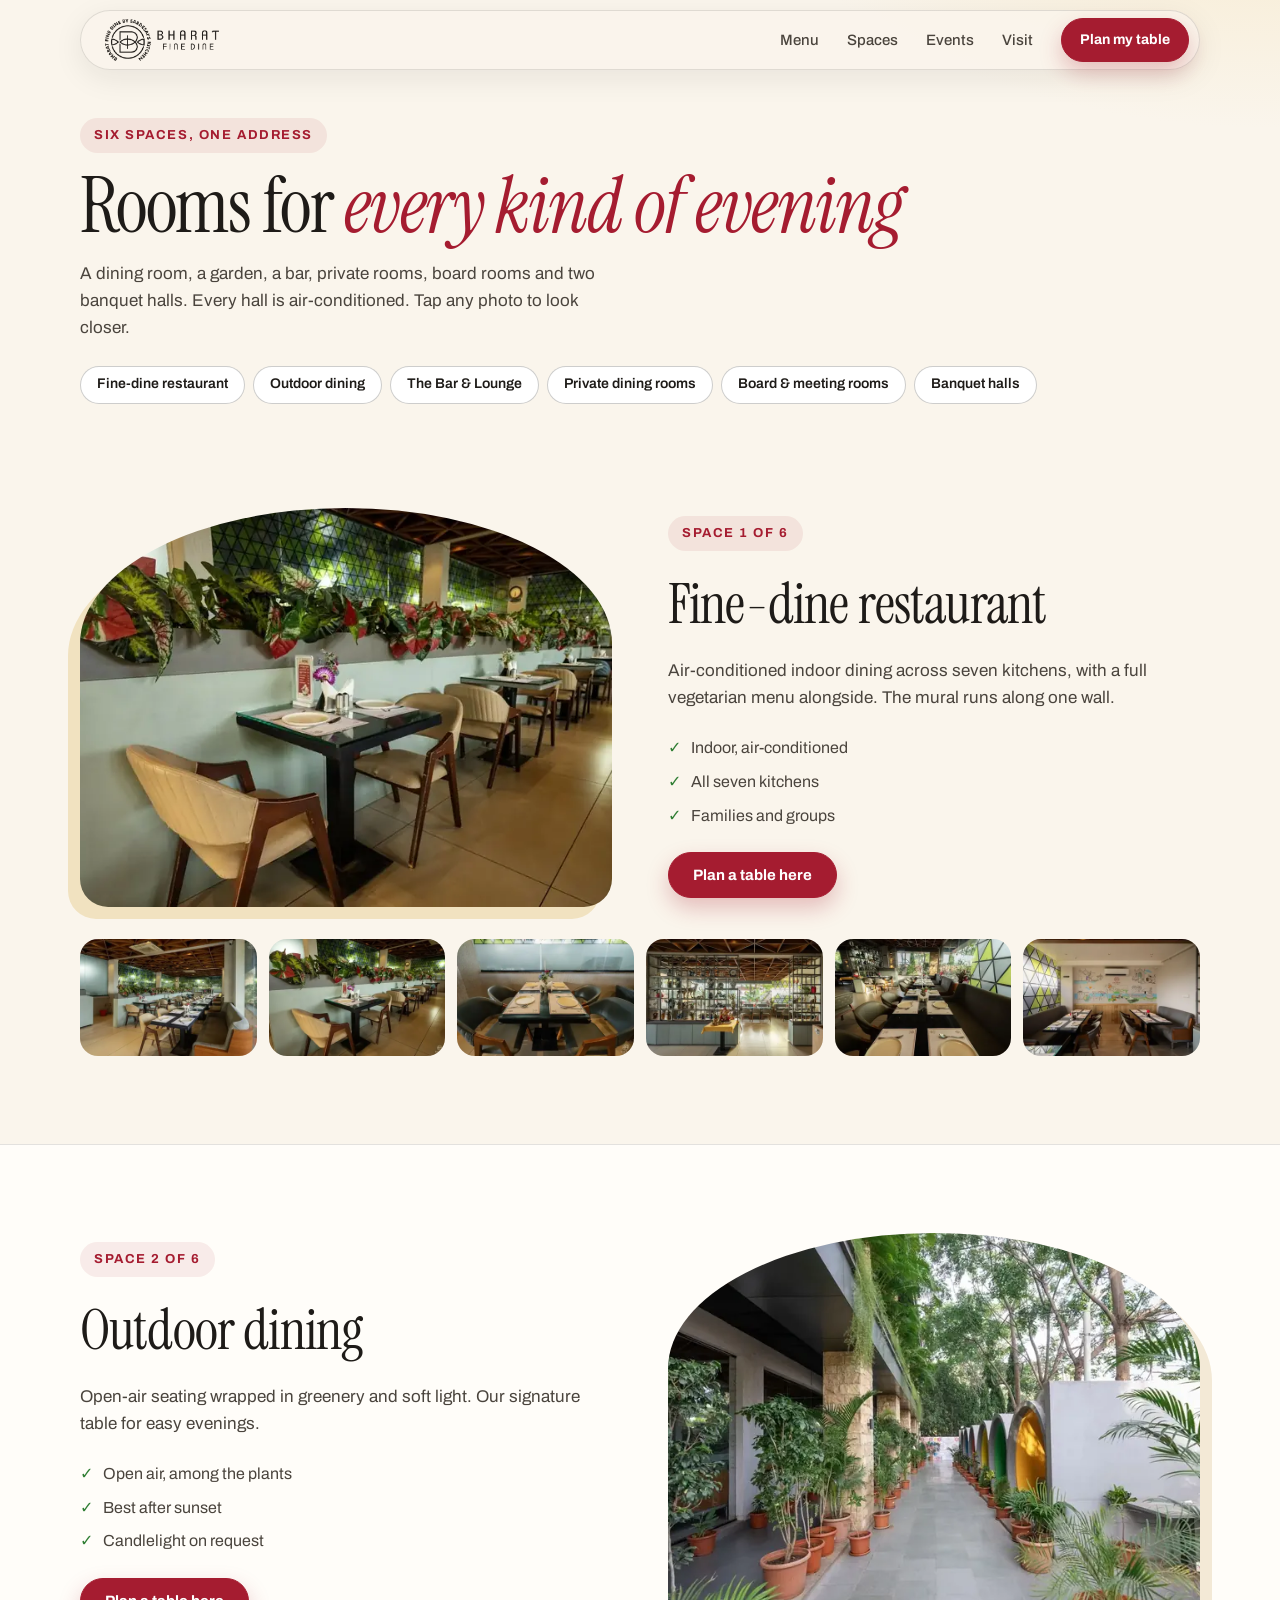
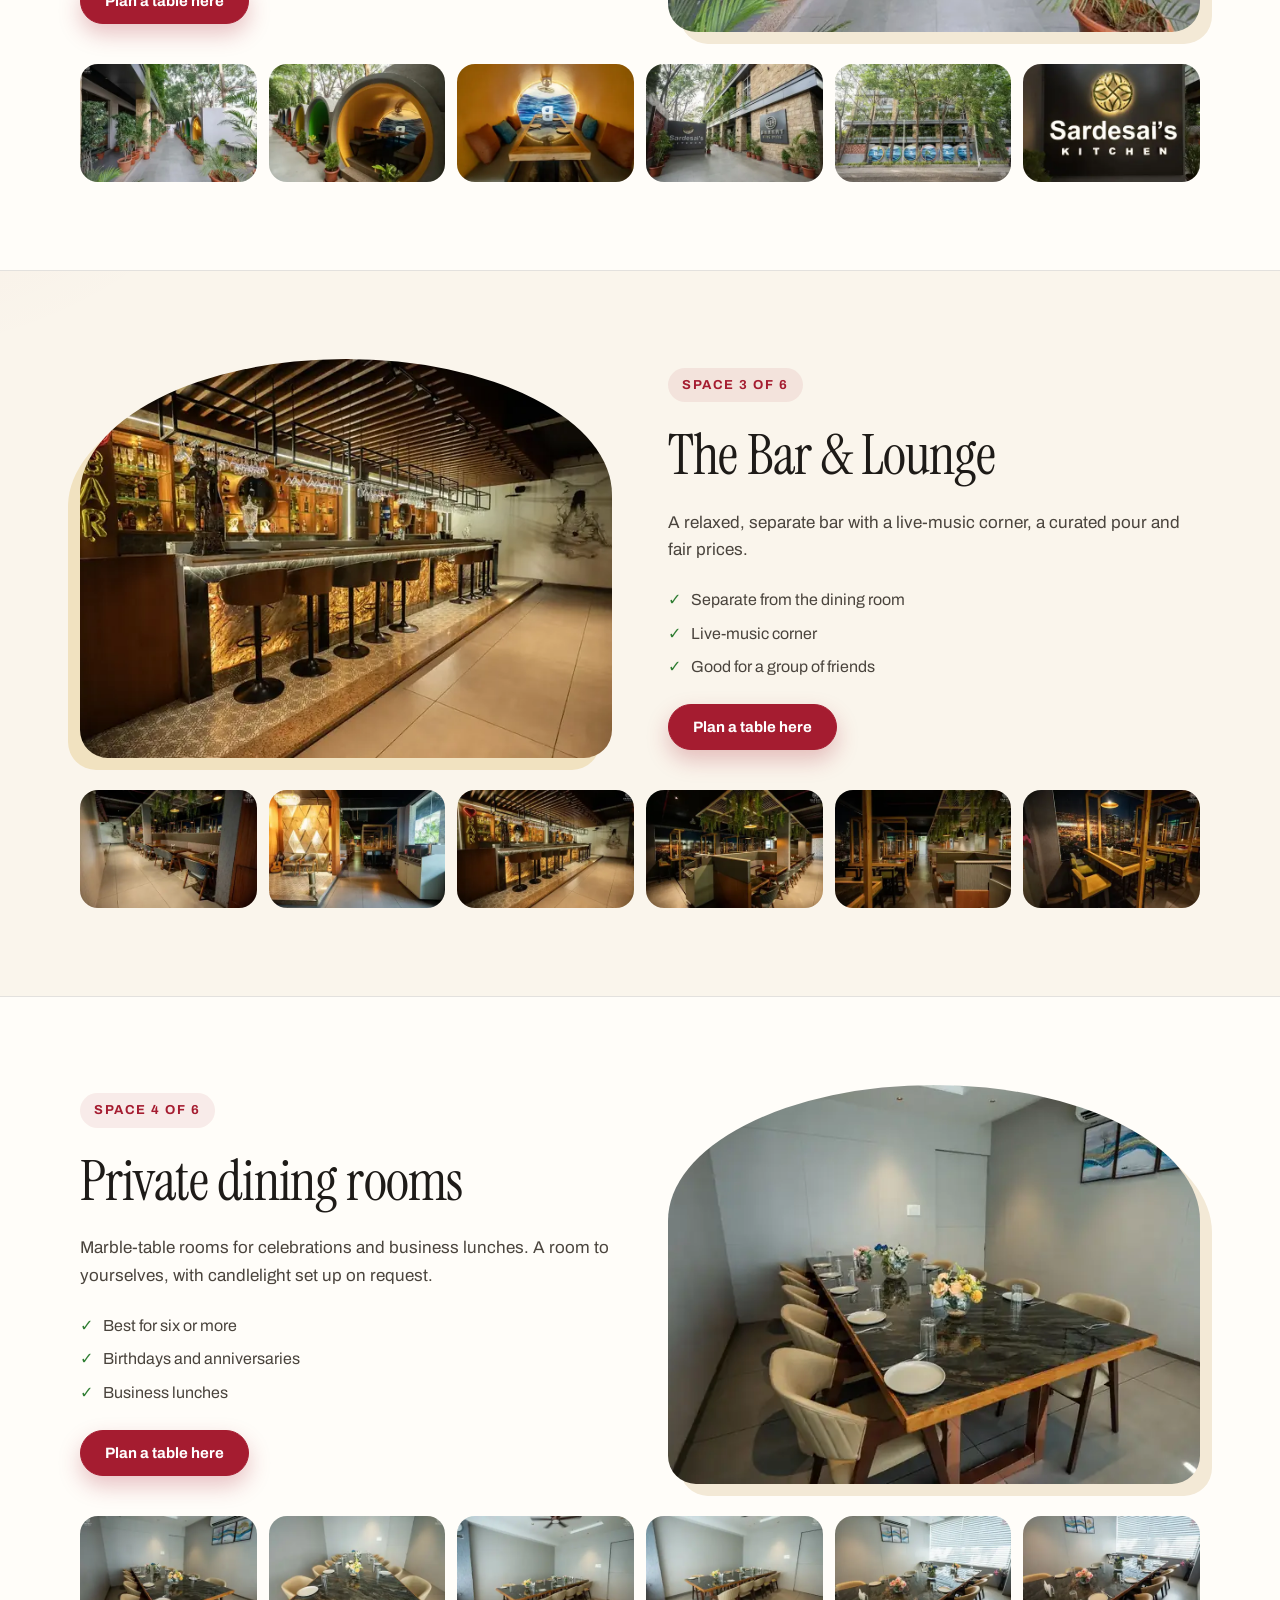
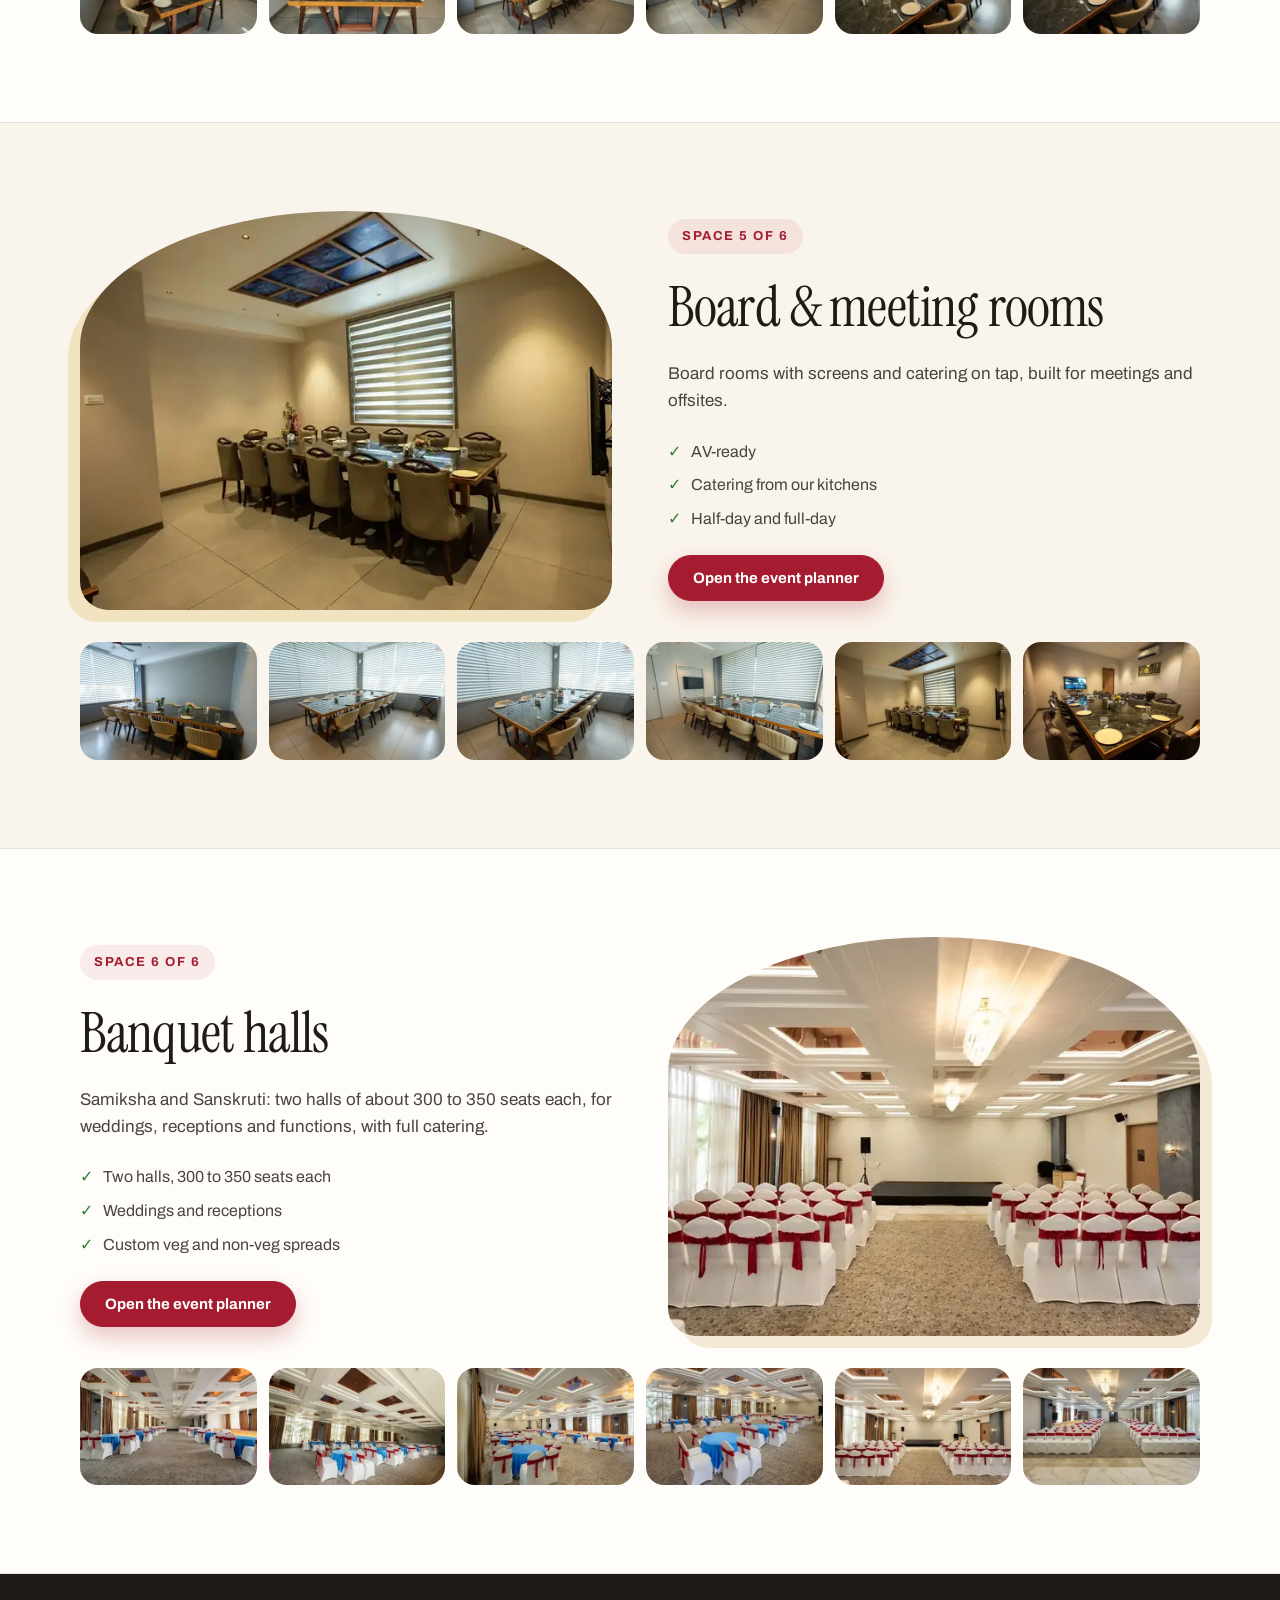
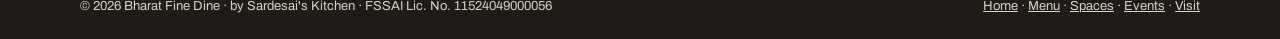
<file: spaces.html>
<!DOCTYPE html>
<html lang="en-IN">
<head>
<meta charset="utf-8">
<meta name="viewport" content="width=device-width,initial-scale=1,viewport-fit=cover">
<title>Photos &amp; Spaces · Bharat Fine Dine, Latur | Dining, bar, halls</title>
<meta name="description" content="Photos of Bharat Fine Dine, MIDC Area, Latur: the fine-dine restaurant, outdoor garden dining, bar and lounge, private rooms, board rooms and two banquet halls.">
<link rel="canonical" href="https://bharatfinedine.com/spaces.html">
<meta name="theme-color" content="#FAF5EC">
<link rel="icon" href="BFD_favicon.ico" sizes="any">
<link rel="icon" type="image/png" sizes="32x32" href="BFD_favicon_32.png">
<link rel="apple-touch-icon" href="BFD_apple-touch-icon_180.png">
<meta property="og:type" content="website">
<meta property="og:title" content="Photos &amp; Spaces · Bharat Fine Dine, Latur | Dining, bar, halls">
<meta property="og:description" content="Photos of Bharat Fine Dine, MIDC Area, Latur: the fine-dine restaurant, outdoor garden dining, bar and lounge, private rooms, board rooms and two banquet halls.">
<meta property="og:url" content="https://bharatfinedine.com/spaces.html">
<meta property="og:image" content="https://bharatfinedine.com/og-bharat.jpg">
<meta name="twitter:card" content="summary_large_image">
<link rel="preload" href="assets/fonts/archivo-latin.woff2" as="font" type="font/woff2" crossorigin>
<link rel="preload" href="assets/fonts/instrument-serif.woff2" as="font" type="font/woff2" crossorigin>
<link rel="stylesheet" href="assets/site.css?v=20261231">
</head>
<body class="has-bar">
<a class="skip" href="#main">Skip to content</a>
<header class="hdr"><div class="wrap">
  <a href="index.html"><img src="img/BFD_logo_horizontal_dark.png" alt="Bharat Fine Dine, home" width="124" height="46"></a>
  <nav aria-label="Main"><a class="l" href="menu.html">Menu</a><a class="l" href="spaces.html">Spaces</a><a class="l" href="events.html">Events</a><a class="l" href="visit.html">Visit</a><a class="btn" href="index.html#plan" data-plan>Plan my table</a><details class="mnav"><summary aria-label="All pages"><i></i></summary><div><a href="index.html">Home</a><a href="menu.html">Food menu</a><a href="spaces.html">Spaces</a><a href="events.html">Events</a><a href="visit.html">Visit</a><a href="tel:+919126268181">Call +91 91262 68181</a></div></details></nav>
</div></header>

<main id="main">
  <div class="wrap phead">
    <span class="kick">Six spaces, one address</span>
    <h1 class="h1">Rooms for <em>every kind of evening</em></h1>
    <p class="lede">A dining room, a garden, a bar, private rooms, board rooms and two banquet halls. Every hall is air-conditioned. Tap any photo to look closer.</p>
    <div class="chips jump"><a class="chip" href="#sp-dining">Fine-dine restaurant</a><a class="chip" href="#sp-outdoor">Outdoor dining</a><a class="chip" href="#sp-bar">The Bar &amp; Lounge</a><a class="chip" href="#sp-private">Private dining rooms</a><a class="chip" href="#sp-meeting">Board &amp; meeting rooms</a><a class="chip" href="#sp-hall">Banquet halls</a></div>
  </div>
  <section class="sec sp" id="sp-dining" aria-labelledby="h-dining" data-rv>
    <div class="wrap split">
      <img class="photo lead" src="img/svc-dining-720.webp" alt="Fine-dine restaurant" width="1200" height="798">
      <div class="stack">
        <span class="kick">Space 1 of 6</span>
        <h2 class="h2" id="h-dining">Fine-dine restaurant</h2>
        <p class="lede">Air-conditioned indoor dining across seven kitchens, with a full vegetarian menu alongside. The mural runs along one wall.</p>
        <ul class="why"><li>Indoor, air-conditioned</li><li>All seven kitchens</li><li>Families and groups</li></ul>
        <button type="button" class="btn" data-plan="Restaurant">Plan a table here</button>
      </div>
    </div>
    <div class="wrap"><div class="gal"><button type="button" data-lbk="dining" data-lbn="1" data-lbname="Fine-dine restaurant" aria-label="Open Fine-dine restaurant, photo 1"><img src="img/spaces/t400/dining-1.webp" alt="Fine-dine restaurant at Bharat Fine Dine, MIDC Area, Latur (photo 1)" width="400" height="266" loading="lazy"></button><button type="button" data-lbk="dining" data-lbn="2" data-lbname="Fine-dine restaurant" aria-label="Open Fine-dine restaurant, photo 2"><img src="img/spaces/t400/dining-2.webp" alt="Fine-dine restaurant at Bharat Fine Dine, MIDC Area, Latur (photo 2)" width="400" height="266" loading="lazy"></button><button type="button" data-lbk="dining" data-lbn="3" data-lbname="Fine-dine restaurant" aria-label="Open Fine-dine restaurant, photo 3"><img src="img/spaces/t400/dining-3.webp" alt="Fine-dine restaurant at Bharat Fine Dine, MIDC Area, Latur (photo 3)" width="400" height="266" loading="lazy"></button><button type="button" data-lbk="dining" data-lbn="4" data-lbname="Fine-dine restaurant" aria-label="Open Fine-dine restaurant, photo 4"><img src="img/spaces/t400/dining-4.webp" alt="Fine-dine restaurant at Bharat Fine Dine, MIDC Area, Latur (photo 4)" width="400" height="266" loading="lazy"></button><button type="button" data-lbk="dining" data-lbn="5" data-lbname="Fine-dine restaurant" aria-label="Open Fine-dine restaurant, photo 5"><img src="img/spaces/t400/dining-5.webp" alt="Fine-dine restaurant at Bharat Fine Dine, MIDC Area, Latur (photo 5)" width="400" height="266" loading="lazy"></button><button type="button" data-lbk="dining" data-lbn="6" data-lbname="Fine-dine restaurant" aria-label="Open Fine-dine restaurant, photo 6"><img src="img/spaces/t400/dining-6.webp" alt="Fine-dine restaurant at Bharat Fine Dine, MIDC Area, Latur (photo 6)" width="400" height="266" loading="lazy"></button></div></div>
  </section>
  <section class="sec sp alt" id="sp-outdoor" aria-labelledby="h-outdoor" data-rv>
    <div class="wrap split">
      <img class="photo lead" src="img/svc-garden-720.webp" alt="Outdoor dining" width="1200" height="798" loading="lazy">
      <div class="stack">
        <span class="kick">Space 2 of 6</span>
        <h2 class="h2" id="h-outdoor">Outdoor dining</h2>
        <p class="lede">Open-air seating wrapped in greenery and soft light. Our signature table for easy evenings.</p>
        <ul class="why"><li>Open air, among the plants</li><li>Best after sunset</li><li>Candlelight on request</li></ul>
        <button type="button" class="btn" data-plan="Outdoor">Plan a table here</button>
      </div>
    </div>
    <div class="wrap"><div class="gal"><button type="button" data-lbk="outdoor" data-lbn="1" data-lbname="Outdoor dining" aria-label="Open Outdoor dining, photo 1"><img src="img/spaces/t400/outdoor-1.webp" alt="Outdoor dining at Bharat Fine Dine, MIDC Area, Latur (photo 1)" width="400" height="266" loading="lazy"></button><button type="button" data-lbk="outdoor" data-lbn="2" data-lbname="Outdoor dining" aria-label="Open Outdoor dining, photo 2"><img src="img/spaces/t400/outdoor-2.webp" alt="Outdoor dining at Bharat Fine Dine, MIDC Area, Latur (photo 2)" width="400" height="266" loading="lazy"></button><button type="button" data-lbk="outdoor" data-lbn="3" data-lbname="Outdoor dining" aria-label="Open Outdoor dining, photo 3"><img src="img/spaces/t400/outdoor-3.webp" alt="Outdoor dining at Bharat Fine Dine, MIDC Area, Latur (photo 3)" width="400" height="266" loading="lazy"></button><button type="button" data-lbk="outdoor" data-lbn="4" data-lbname="Outdoor dining" aria-label="Open Outdoor dining, photo 4"><img src="img/spaces/t400/outdoor-4.webp" alt="Outdoor dining at Bharat Fine Dine, MIDC Area, Latur (photo 4)" width="400" height="266" loading="lazy"></button><button type="button" data-lbk="outdoor" data-lbn="5" data-lbname="Outdoor dining" aria-label="Open Outdoor dining, photo 5"><img src="img/spaces/t400/outdoor-5.webp" alt="Outdoor dining at Bharat Fine Dine, MIDC Area, Latur (photo 5)" width="400" height="266" loading="lazy"></button><button type="button" data-lbk="outdoor" data-lbn="6" data-lbname="Outdoor dining" aria-label="Open Outdoor dining, photo 6"><img src="img/spaces/t400/outdoor-6.webp" alt="Outdoor dining at Bharat Fine Dine, MIDC Area, Latur (photo 6)" width="400" height="266" loading="lazy"></button></div></div>
  </section>
  <section class="sec sp" id="sp-bar" aria-labelledby="h-bar" data-rv>
    <div class="wrap split">
      <img class="photo lead" src="img/spaces/thumb/bar-3.webp" alt="The Bar &amp; Lounge" width="1200" height="798" loading="lazy">
      <div class="stack">
        <span class="kick">Space 3 of 6</span>
        <h2 class="h2" id="h-bar">The Bar &amp; Lounge</h2>
        <p class="lede">A relaxed, separate bar with a live-music corner, a curated pour and fair prices.</p>
        <ul class="why"><li>Separate from the dining room</li><li>Live-music corner</li><li>Good for a group of friends</li></ul>
        <button type="button" class="btn" data-plan="Bar &amp; Lounge">Plan a table here</button>
      </div>
    </div>
    <div class="wrap"><div class="gal"><button type="button" data-lbk="bar" data-lbn="1" data-lbname="The Bar &amp; Lounge" aria-label="Open The Bar &amp; Lounge, photo 1"><img src="img/spaces/t400/bar-1.webp" alt="The Bar &amp; Lounge at Bharat Fine Dine, MIDC Area, Latur (photo 1)" width="400" height="266" loading="lazy"></button><button type="button" data-lbk="bar" data-lbn="2" data-lbname="The Bar &amp; Lounge" aria-label="Open The Bar &amp; Lounge, photo 2"><img src="img/spaces/t400/bar-2.webp" alt="The Bar &amp; Lounge at Bharat Fine Dine, MIDC Area, Latur (photo 2)" width="400" height="266" loading="lazy"></button><button type="button" data-lbk="bar" data-lbn="3" data-lbname="The Bar &amp; Lounge" aria-label="Open The Bar &amp; Lounge, photo 3"><img src="img/spaces/t400/bar-3.webp" alt="The Bar &amp; Lounge at Bharat Fine Dine, MIDC Area, Latur (photo 3)" width="400" height="266" loading="lazy"></button><button type="button" data-lbk="bar" data-lbn="4" data-lbname="The Bar &amp; Lounge" aria-label="Open The Bar &amp; Lounge, photo 4"><img src="img/spaces/t400/bar-4.webp" alt="The Bar &amp; Lounge at Bharat Fine Dine, MIDC Area, Latur (photo 4)" width="400" height="266" loading="lazy"></button><button type="button" data-lbk="bar" data-lbn="5" data-lbname="The Bar &amp; Lounge" aria-label="Open The Bar &amp; Lounge, photo 5"><img src="img/spaces/t400/bar-5.webp" alt="The Bar &amp; Lounge at Bharat Fine Dine, MIDC Area, Latur (photo 5)" width="400" height="266" loading="lazy"></button><button type="button" data-lbk="bar" data-lbn="6" data-lbname="The Bar &amp; Lounge" aria-label="Open The Bar &amp; Lounge, photo 6"><img src="img/spaces/t400/bar-6.webp" alt="The Bar &amp; Lounge at Bharat Fine Dine, MIDC Area, Latur (photo 6)" width="400" height="266" loading="lazy"></button></div></div>
  </section>
  <section class="sec sp alt" id="sp-private" aria-labelledby="h-private" data-rv>
    <div class="wrap split">
      <img class="photo lead" src="img/svc-private-720.webp" alt="Private dining rooms" width="1200" height="798" loading="lazy">
      <div class="stack">
        <span class="kick">Space 4 of 6</span>
        <h2 class="h2" id="h-private">Private dining rooms</h2>
        <p class="lede">Marble-table rooms for celebrations and business lunches. A room to yourselves, with candlelight set up on request.</p>
        <ul class="why"><li>Best for six or more</li><li>Birthdays and anniversaries</li><li>Business lunches</li></ul>
        <button type="button" class="btn" data-plan="Private room">Plan a table here</button>
      </div>
    </div>
    <div class="wrap"><div class="gal"><button type="button" data-lbk="private" data-lbn="1" data-lbname="Private dining rooms" aria-label="Open Private dining rooms, photo 1"><img src="img/spaces/t400/private-1.webp" alt="Private dining rooms at Bharat Fine Dine, MIDC Area, Latur (photo 1)" width="400" height="266" loading="lazy"></button><button type="button" data-lbk="private" data-lbn="2" data-lbname="Private dining rooms" aria-label="Open Private dining rooms, photo 2"><img src="img/spaces/t400/private-2.webp" alt="Private dining rooms at Bharat Fine Dine, MIDC Area, Latur (photo 2)" width="400" height="266" loading="lazy"></button><button type="button" data-lbk="private" data-lbn="3" data-lbname="Private dining rooms" aria-label="Open Private dining rooms, photo 3"><img src="img/spaces/t400/private-3.webp" alt="Private dining rooms at Bharat Fine Dine, MIDC Area, Latur (photo 3)" width="400" height="266" loading="lazy"></button><button type="button" data-lbk="private" data-lbn="4" data-lbname="Private dining rooms" aria-label="Open Private dining rooms, photo 4"><img src="img/spaces/t400/private-4.webp" alt="Private dining rooms at Bharat Fine Dine, MIDC Area, Latur (photo 4)" width="400" height="266" loading="lazy"></button><button type="button" data-lbk="private" data-lbn="5" data-lbname="Private dining rooms" aria-label="Open Private dining rooms, photo 5"><img src="img/spaces/t400/private-5.webp" alt="Private dining rooms at Bharat Fine Dine, MIDC Area, Latur (photo 5)" width="400" height="266" loading="lazy"></button><button type="button" data-lbk="private" data-lbn="6" data-lbname="Private dining rooms" aria-label="Open Private dining rooms, photo 6"><img src="img/spaces/t400/private-6.webp" alt="Private dining rooms at Bharat Fine Dine, MIDC Area, Latur (photo 6)" width="400" height="266" loading="lazy"></button></div></div>
  </section>
  <section class="sec sp" id="sp-meeting" aria-labelledby="h-meeting" data-rv>
    <div class="wrap split">
      <img class="photo lead" src="img/svc-meeting-720.webp" alt="Board &amp; meeting rooms" width="1200" height="798" loading="lazy">
      <div class="stack">
        <span class="kick">Space 5 of 6</span>
        <h2 class="h2" id="h-meeting">Board &amp; meeting rooms</h2>
        <p class="lede">Board rooms with screens and catering on tap, built for meetings and offsites.</p>
        <ul class="why"><li>AV-ready</li><li>Catering from our kitchens</li><li>Half-day and full-day</li></ul>
        <a class="btn" href="events.html">Open the event planner</a>
      </div>
    </div>
    <div class="wrap"><div class="gal"><button type="button" data-lbk="meeting" data-lbn="1" data-lbname="Board &amp; meeting rooms" aria-label="Open Board &amp; meeting rooms, photo 1"><img src="img/spaces/t400/meeting-1.webp" alt="Board &amp; meeting rooms at Bharat Fine Dine, MIDC Area, Latur (photo 1)" width="400" height="266" loading="lazy"></button><button type="button" data-lbk="meeting" data-lbn="2" data-lbname="Board &amp; meeting rooms" aria-label="Open Board &amp; meeting rooms, photo 2"><img src="img/spaces/t400/meeting-2.webp" alt="Board &amp; meeting rooms at Bharat Fine Dine, MIDC Area, Latur (photo 2)" width="400" height="266" loading="lazy"></button><button type="button" data-lbk="meeting" data-lbn="3" data-lbname="Board &amp; meeting rooms" aria-label="Open Board &amp; meeting rooms, photo 3"><img src="img/spaces/t400/meeting-3.webp" alt="Board &amp; meeting rooms at Bharat Fine Dine, MIDC Area, Latur (photo 3)" width="400" height="266" loading="lazy"></button><button type="button" data-lbk="meeting" data-lbn="4" data-lbname="Board &amp; meeting rooms" aria-label="Open Board &amp; meeting rooms, photo 4"><img src="img/spaces/t400/meeting-4.webp" alt="Board &amp; meeting rooms at Bharat Fine Dine, MIDC Area, Latur (photo 4)" width="400" height="266" loading="lazy"></button><button type="button" data-lbk="meeting" data-lbn="5" data-lbname="Board &amp; meeting rooms" aria-label="Open Board &amp; meeting rooms, photo 5"><img src="img/spaces/t400/meeting-5.webp" alt="Board &amp; meeting rooms at Bharat Fine Dine, MIDC Area, Latur (photo 5)" width="400" height="266" loading="lazy"></button><button type="button" data-lbk="meeting" data-lbn="6" data-lbname="Board &amp; meeting rooms" aria-label="Open Board &amp; meeting rooms, photo 6"><img src="img/spaces/t400/meeting-6.webp" alt="Board &amp; meeting rooms at Bharat Fine Dine, MIDC Area, Latur (photo 6)" width="400" height="266" loading="lazy"></button></div></div>
  </section>
  <section class="sec sp alt" id="sp-hall" aria-labelledby="h-hall" data-rv>
    <div class="wrap split">
      <img class="photo lead" src="img/svc-hall-720.webp" alt="Banquet halls" width="1200" height="798" loading="lazy">
      <div class="stack">
        <span class="kick">Space 6 of 6</span>
        <h2 class="h2" id="h-hall">Banquet halls</h2>
        <p class="lede">Samiksha and Sanskruti: two halls of about 300 to 350 seats each, for weddings, receptions and functions, with full catering.</p>
        <ul class="why"><li>Two halls, 300 to 350 seats each</li><li>Weddings and receptions</li><li>Custom veg and non-veg spreads</li></ul>
        <a class="btn" href="events.html">Open the event planner</a>
      </div>
    </div>
    <div class="wrap"><div class="gal"><button type="button" data-lbk="hall" data-lbn="1" data-lbname="Banquet halls" aria-label="Open Banquet halls, photo 1"><img src="img/spaces/t400/hall-1.webp" alt="Banquet halls at Bharat Fine Dine, MIDC Area, Latur (photo 1)" width="400" height="266" loading="lazy"></button><button type="button" data-lbk="hall" data-lbn="2" data-lbname="Banquet halls" aria-label="Open Banquet halls, photo 2"><img src="img/spaces/t400/hall-2.webp" alt="Banquet halls at Bharat Fine Dine, MIDC Area, Latur (photo 2)" width="400" height="266" loading="lazy"></button><button type="button" data-lbk="hall" data-lbn="3" data-lbname="Banquet halls" aria-label="Open Banquet halls, photo 3"><img src="img/spaces/t400/hall-3.webp" alt="Banquet halls at Bharat Fine Dine, MIDC Area, Latur (photo 3)" width="400" height="266" loading="lazy"></button><button type="button" data-lbk="hall" data-lbn="4" data-lbname="Banquet halls" aria-label="Open Banquet halls, photo 4"><img src="img/spaces/t400/hall-4.webp" alt="Banquet halls at Bharat Fine Dine, MIDC Area, Latur (photo 4)" width="400" height="266" loading="lazy"></button><button type="button" data-lbk="hall" data-lbn="5" data-lbname="Banquet halls" aria-label="Open Banquet halls, photo 5"><img src="img/spaces/t400/hall-5.webp" alt="Banquet halls at Bharat Fine Dine, MIDC Area, Latur (photo 5)" width="400" height="266" loading="lazy"></button><button type="button" data-lbk="hall" data-lbn="6" data-lbname="Banquet halls" aria-label="Open Banquet halls, photo 6"><img src="img/spaces/t400/hall-6.webp" alt="Banquet halls at Bharat Fine Dine, MIDC Area, Latur (photo 6)" width="400" height="266" loading="lazy"></button></div></div>
  </section>
</main>

<footer class="foot"><div class="legal"><div class="wrap"><span>© <span id="yr">2026</span> Bharat Fine Dine · by Sardesai's Kitchen · FSSAI Lic. No. 11524049000056</span><span><a href="index.html">Home</a> · <a href="menu.html">Menu</a> · <a href="spaces.html">Spaces</a> · <a href="events.html">Events</a> · <a href="visit.html">Visit</a></span></div></div></footer>
<div class="mbar" aria-label="Quick actions"><a href="tel:+919126268181">Call</a><a href="https://www.google.com/maps/dir/?api=1&amp;destination=18.4099037,76.5422986" target="_blank" rel="noopener">Directions</a><button type="button" class="go" data-plan>Plan my table</button></div>
<script src="assets/app.min.js?v=20261231" defer></script>
</body>
</html>
</file>
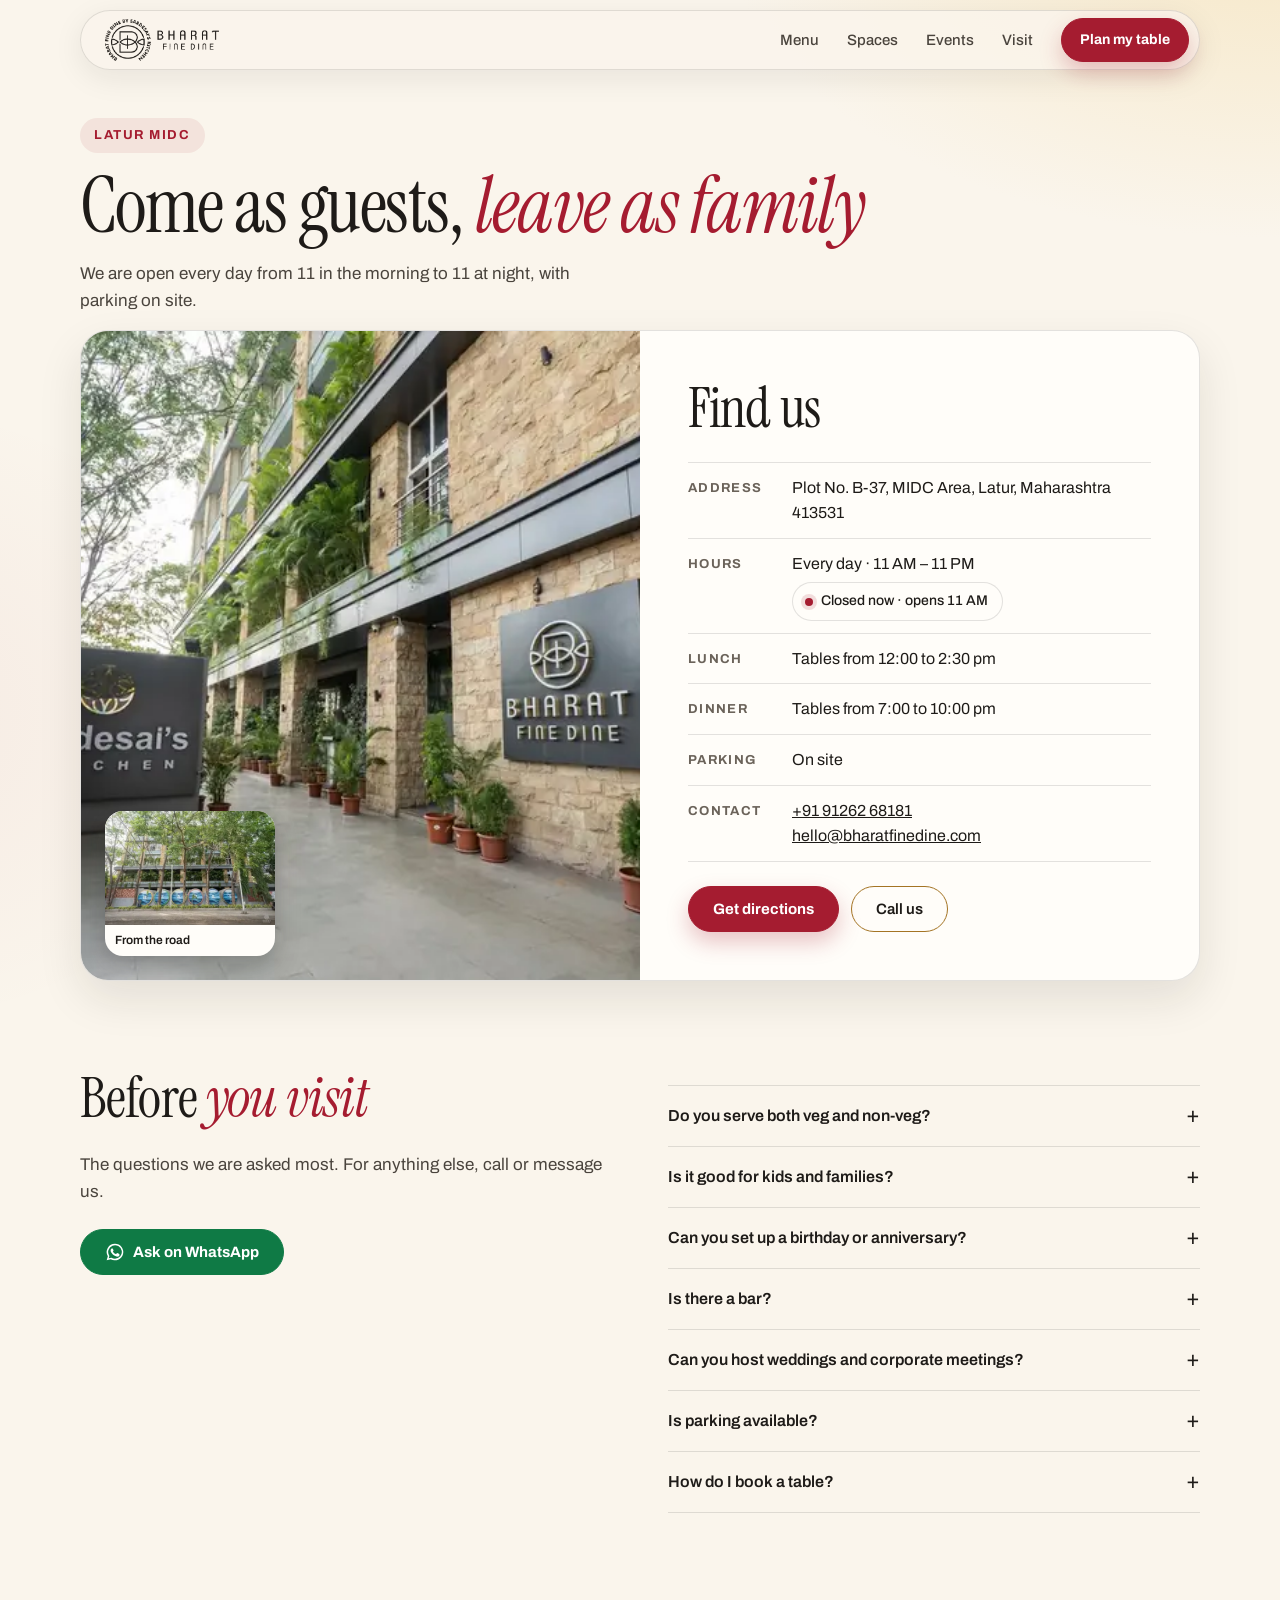
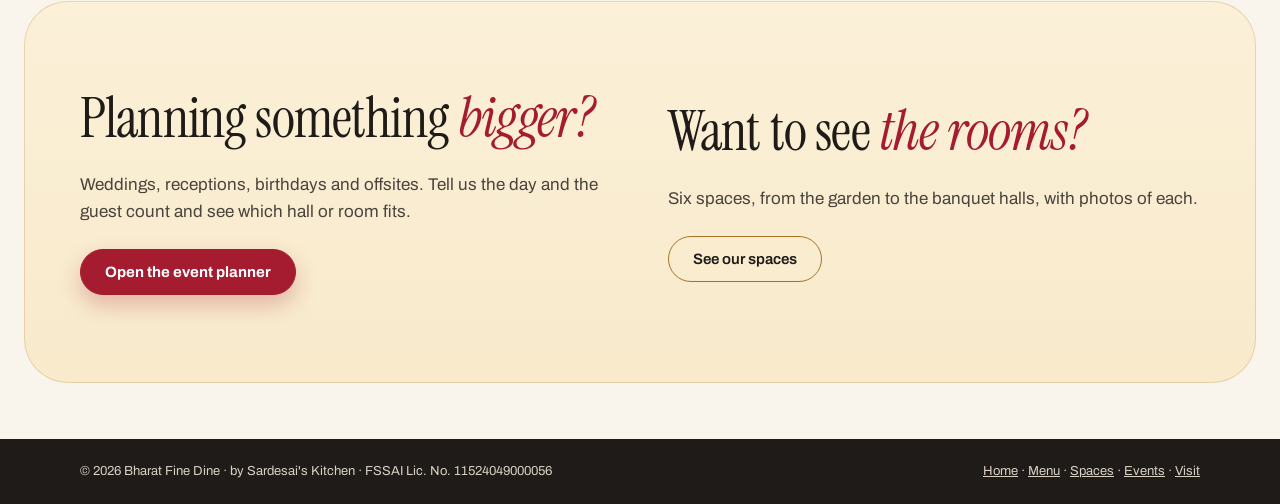
<file: visit.html>
<!DOCTYPE html>
<html lang="en-IN">
<head>
<meta charset="utf-8">
<meta name="viewport" content="width=device-width,initial-scale=1,viewport-fit=cover">
<title>Visit · Bharat Fine Dine, Latur | Address, hours, parking, directions</title>
<meta name="description" content="Find Bharat Fine Dine at Plot B-37, MIDC Area, Latur. Open daily 11 AM to 11 PM with on-site parking. Directions, phone, booking and answers to common questions.">
<link rel="canonical" href="https://bharatfinedine.com/visit.html">
<meta name="theme-color" content="#FAF5EC">
<link rel="icon" href="BFD_favicon.ico" sizes="any">
<link rel="icon" type="image/png" sizes="32x32" href="BFD_favicon_32.png">
<link rel="apple-touch-icon" href="BFD_apple-touch-icon_180.png">
<meta property="og:type" content="website">
<meta property="og:title" content="Visit · Bharat Fine Dine, Latur | Address, hours, parking, directions">
<meta property="og:description" content="Find Bharat Fine Dine at Plot B-37, MIDC Area, Latur. Open daily 11 AM to 11 PM with on-site parking. Directions, phone, booking and answers to common questions.">
<meta property="og:url" content="https://bharatfinedine.com/visit.html">
<meta property="og:image" content="https://bharatfinedine.com/og-bharat.jpg">
<meta name="twitter:card" content="summary_large_image">
<link rel="preload" href="assets/fonts/archivo-latin.woff2" as="font" type="font/woff2" crossorigin>
<link rel="preload" href="assets/fonts/instrument-serif.woff2" as="font" type="font/woff2" crossorigin>
<link rel="stylesheet" href="assets/site.css?v=20261231">
</head>
<body class="has-bar">
<a class="skip" href="#main">Skip to content</a>
<header class="hdr"><div class="wrap">
  <a href="index.html"><img src="img/BFD_logo_horizontal_dark.png" alt="Bharat Fine Dine, home" width="124" height="46"></a>
  <nav aria-label="Main"><a class="l" href="menu.html">Menu</a><a class="l" href="spaces.html">Spaces</a><a class="l" href="events.html">Events</a><a class="l" href="visit.html">Visit</a><a class="btn" href="index.html#plan" data-plan>Plan my table</a><details class="mnav"><summary aria-label="All pages"><i></i></summary><div><a href="index.html">Home</a><a href="menu.html">Food menu</a><a href="spaces.html">Spaces</a><a href="events.html">Events</a><a href="visit.html">Visit</a><a href="tel:+919126268181">Call +91 91262 68181</a></div></details></nav>
</div></header>

<main id="main">
  <div class="wrap phead">
    <span class="kick">Latur MIDC</span>
    <h1 class="h1">Come as guests, <em>leave as family</em></h1>
    <p class="lede">We are open every day from 11 in the morning to 11 at night, with parking on site.</p>
  </div>
  <section class="sec tight">
    <div class="wrap">
      <div class="card vcard">
        <div class="vphoto">
          <img src="img/spaces/thumb/outdoor-4.webp" srcset="img/spaces/thumb/outdoor-4.webp 700w, img/spaces/outdoor-4.webp 1400w" sizes="(min-width: 900px) 560px, 100vw" alt="The entrance, with the Sardesai's Kitchen and Bharat Fine Dine signs" width="1400" height="932">
          <figure><img src="img/spaces/t400/outdoor-5.webp" alt="The Bharat Fine Dine building seen from the road, behind a row of trees" width="400" height="266"><figcaption>From the road</figcaption></figure>
        </div>
        <div class="vtx">
          <h2 class="h2">Find us</h2>
          <dl class="vinfo">
            <div><dt>Address</dt><dd>Plot No. B-37, MIDC Area, Latur, Maharashtra 413531</dd></div>
            <div><dt>Hours</dt><dd>Every day · 11 AM – 11 PM<br><span class="status" data-status><i></i><span>Open daily</span></span></dd></div>
            <div><dt>Lunch</dt><dd>Tables from 12:00 to 2:30 pm</dd></div>
            <div><dt>Dinner</dt><dd>Tables from 7:00 to 10:00 pm</dd></div>
            <div><dt>Parking</dt><dd>On site</dd></div>
            <div><dt>Contact</dt><dd><address><a href="tel:+919126268181">+91 91262 68181</a><br><a href="mailto:hello@bharatfinedine.com">hello@bharatfinedine.com</a></address></dd></div>
          </dl>
          <div class="cta"><a class="btn" href="https://www.google.com/maps/dir/?api=1&amp;destination=18.4099037,76.5422986" target="_blank" rel="noopener">Get directions</a><a class="btn line" href="tel:+919126268181">Call us</a></div>
        </div>
      </div>
    </div>
  </section>
  <section class="sec tight" aria-labelledby="fq" data-rv>
    <div class="wrap split top">
      <div class="stack">
        <h2 class="h2" id="fq">Before <em>you visit</em></h2>
        <p class="lede">The questions we are asked most. For anything else, call or message us.</p>
        <a class="btn wa" href="https://wa.me/919126268181?text=Hi%20Bharat%20Fine%20Dine!%20I%20have%20a%20question." target="_blank" rel="noopener">Ask on WhatsApp</a>
      </div>
      <div class="faq">
          <details><summary>Do you serve both veg and non-veg?</summary><p>Yes. There’s a full vegetarian menu alongside the non-veg one. Tell us your preference when you book.</p></details>
          <details><summary>Is it good for kids and families?</summary><p>Very. Children are looked after, there are private rooms for big families, and nobody is rushed.</p></details>
          <details><summary>Can you set up a birthday or anniversary?</summary><p>Yes. Candlelight can be set up in a private dining room. Just mention it when you plan your table.</p></details>
          <details><summary>Is there a bar?</summary><p>Yes, a relaxed, separate bar with a live-music corner and fair prices.</p></details>
          <details><summary>Can you host weddings and corporate meetings?</summary><p>Yes. We have two banquet halls, Samiksha and Sanskruti, and AV-ready board rooms for meetings and offsites. Use the <a href="events.html">event planner</a>.</p></details>
          <details><summary>Is parking available?</summary><p>Yes, on-site parking at the venue in Latur MIDC.</p></details>
          <details><summary>How do I book a table?</summary><p>Tap “Plan my table”, choose who is coming and when, and send the request on WhatsApp. Your table is held once we reply to confirm.</p></details>
      </div>
    </div>
  </section>
  <section class="band" data-rv>
    <div class="wrap sec split">
      <div class="stack"><h2 class="h2">Planning something <em>bigger?</em></h2><p class="lede">Weddings, receptions, birthdays and offsites. Tell us the day and the guest count and see which hall or room fits.</p><a class="btn" href="events.html">Open the event planner</a></div>
      <div class="stack"><h2 class="h2">Want to see <em>the rooms?</em></h2><p class="lede">Six spaces, from the garden to the banquet halls, with photos of each.</p><a class="btn line" href="spaces.html">See our spaces</a></div>
    </div>
  </section>
</main>

<footer class="foot"><div class="legal"><div class="wrap"><span>© <span id="yr">2026</span> Bharat Fine Dine · by Sardesai's Kitchen · FSSAI Lic. No. 11524049000056</span><span><a href="index.html">Home</a> · <a href="menu.html">Menu</a> · <a href="spaces.html">Spaces</a> · <a href="events.html">Events</a> · <a href="visit.html">Visit</a></span></div></div></footer>
<div class="mbar" aria-label="Quick actions"><a href="tel:+919126268181">Call</a><a href="https://www.google.com/maps/dir/?api=1&amp;destination=18.4099037,76.5422986" target="_blank" rel="noopener">Directions</a><button type="button" class="go" data-plan>Plan my table</button></div>
<script src="assets/app.min.js?v=20261231" defer></script>
</body>
</html>
</file>
<file: assets/site.css>
/* Bharat Fine Dine — shared styles.
   One system for every page:
   - one content width (--w) and one gutter; every section sits on the same left and right edges
   - one two-column split (.split: two equal columns) for every side-by-side section
   - one spacing scale: --sec between sections, --gap between columns, --s* inside blocks
   - three heading levels: .h1, .h2 (serif) and .h3 (sans)
   - one radius for photos and cards (--r), one border, one soft shadow
   Edit the tokens in :root first. */
@font-face{font-family:'Archivo';font-style:normal;font-display:swap;font-weight:400 800;font-stretch:72% 100%;src:url(fonts/archivo-latin.woff2) format('woff2-variations'),url(fonts/archivo-latin.woff2) format('woff2');unicode-range:U+0020-007E,U+00A0-00FF,U+2013-2014,U+2018-201D,U+2022,U+2026,U+2190-2193,U+2212}
@font-face{font-family:'Archivo';font-style:normal;font-display:swap;font-weight:400 800;font-stretch:72% 100%;src:url(fonts/archivo-rupee.woff2) format('woff2-variations'),url(fonts/archivo-rupee.woff2) format('woff2');unicode-range:U+20B9}
@font-face{font-family:'Instrument Serif';font-style:normal;font-display:swap;font-weight:400;src:url(fonts/instrument-serif.woff2) format('woff2')}
@font-face{font-family:'Instrument Serif';font-style:italic;font-display:swap;font-weight:400;src:url(fonts/instrument-serif-italic.woff2) format('woff2')}
@font-face{font-family:'Tiro Devanagari Marathi';font-style:normal;font-display:swap;font-weight:400;src:url(fonts/tiro-marathi.woff2) format('woff2');unicode-range:U+0900-097F,U+200C-200D}

:root{
  --cream:#FAF5EC; --card:#FFFDF9; --ink:#1E1B18; --body:#4A443D; --soft:#6B635A;
  --maroon:#A51C30; --maroon-h:#7E1424; --butter:#F8EACB; --brown:#4A3524; --edge:#A47424; --gold:#B8862F;
  --veg:#2E7D32; --nonveg:#8B2B1A; --wa:#0F7A45; --wa-h:#0B6338; --wa-bg:#DCF3D6; --wa-fg:#1B2A18;
  --line:rgba(30,27,24,.12); --line2:rgba(30,27,24,.22); --tint:rgba(165,28,48,.08);
  --serif:'Instrument Serif','Iowan Old Style','Palatino Linotype',Georgia,serif;
  --t-xs:13px; --t-sm:14px; --t-md:16px; --t-lg:20px; --t-xl:24px;
  --t-h2:clamp(34px,4.4vw,56px); --t-h1:clamp(46px,7.2vw,100px);
  --s1:4px; --s2:8px; --s3:12px; --s4:16px; --s5:24px; --s6:32px; --s7:48px; --s8:64px;
  --w:1120px; --gutter:20px; --sec:52px; --gap:32px; --pad:20px;
  --r:20px; --r-sm:14px; --r-md:20px; --r-lg:20px; --r-pill:99px;
  --shadow:0 18px 44px rgba(30,27,24,.10);
  --ctl:44px; --btn:52px; --hdr:74px;
  --ease:cubic-bezier(.2,.7,.2,1);
}
@media (min-width:820px){ :root{ --gutter:40px; --sec:88px; --gap:56px; --pad:28px; --ctl:38px; --btn:46px; } }

/* ---------- base ---------- */
*{box-sizing:border-box}
html{scroll-behavior:smooth;-webkit-text-size-adjust:100%}
body{margin:0;background:var(--cream);color:var(--ink);font-family:'Archivo',system-ui,sans-serif;font-size:var(--t-md);line-height:1.6;-webkit-font-smoothing:antialiased}
body.lock{overflow:hidden}
img{max-width:100%;height:auto;display:block}
a{color:inherit}
h1,h2,h3,p,figure{margin:0}
button,input,select,textarea{font:inherit;color:inherit}
button{cursor:pointer}
:focus-visible{outline:2.5px solid var(--maroon);outline-offset:2px}
[hidden]{display:none!important}
.sr{position:absolute;width:1px;height:1px;overflow:hidden;clip:rect(0 0 0 0);white-space:nowrap}
.skip{position:absolute;left:-999px}.skip:focus{left:8px;top:8px;background:var(--ink);color:var(--cream);padding:8px 12px;border-radius:8px;z-index:99}
.d{display:none}
@media (min-width:820px){ .d{display:inline-flex} }

/* ---------- layout ---------- */
.wrap{width:100%;max-width:calc(var(--w) + 2 * var(--gutter));margin:0 auto;padding-left:var(--gutter);padding-right:var(--gutter)}
.sec{padding-top:var(--sec);padding-bottom:var(--sec)}
.sec.tight{padding-top:0}
.split{display:grid;gap:var(--s6)}
.split > *{min-width:0}
@media (min-width:900px){ .split{grid-template-columns:minmax(0,1fr) minmax(0,1fr);gap:var(--gap);align-items:center} .split.top{align-items:start} }
.stack{display:flex;flex-direction:column;gap:var(--s5);align-items:flex-start;min-width:0}
.head{display:flex;flex-direction:column;gap:var(--s3);margin-bottom:var(--s6)}

/* ---------- type ---------- */
.h1{font-family:var(--serif);font-size:var(--t-h1);font-weight:400;line-height:.98;letter-spacing:-.02em;text-wrap:balance}
.h2{font-family:var(--serif);font-size:var(--t-h2);font-weight:400;line-height:1.04;letter-spacing:-.015em;text-wrap:balance}
.h1 em,.h2 em{font-style:italic;color:var(--maroon)}
.h3{font-size:var(--t-lg);font-weight:700;line-height:1.3}
.lede{color:var(--body);font-size:17px;max-width:54ch}
.kick{font-size:var(--t-xs);font-weight:700;letter-spacing:.12em;text-transform:uppercase;color:var(--k,var(--maroon))}
.note{font-size:var(--t-xs);color:var(--body)}
.mr{font-family:'Tiro Devanagari Marathi',serif;color:var(--maroon)}
.err{color:var(--maroon);font-size:var(--t-xs);font-weight:600}
.lnk{font-weight:700;font-size:var(--t-sm)}

/* ---------- controls ---------- */
.btn{display:inline-flex;align-items:center;justify-content:center;gap:8px;min-height:var(--btn);padding:0 24px;border-radius:var(--r-pill);border:1.5px solid var(--maroon);background:var(--maroon);color:#fff;font-size:15px;font-weight:700;text-decoration:none;transition:background .25s var(--ease),border-color .25s var(--ease),transform .25s var(--ease)}
.btn:hover{background:var(--maroon-h);border-color:var(--maroon-h);transform:translateY(-1px)}
.btn.line{background:transparent;border-color:var(--edge);color:var(--ink);font-weight:600}
.btn.line:hover{background:var(--butter);border-color:var(--edge)}
.btn.ink{background:var(--brown);border-color:var(--brown);font-weight:600}
.btn.ink:hover{background:#38271A;border-color:#38271A}
.btn.wa{background:var(--wa);border-color:var(--wa)}
.btn.wa:hover{background:var(--wa-h);border-color:var(--wa-h)}
.btn.wa::before{content:"";width:20px;height:20px;flex:none;background:currentColor;-webkit-mask:var(--wa-ico) center/contain no-repeat;mask:var(--wa-ico) center/contain no-repeat;--wa-ico:url("data:image/svg+xml,%3Csvg xmlns='http://www.w3.org/2000/svg' viewBox='0 0 24 24'%3E%3Cpath d='M12 2a10 10 0 0 0-8.6 15.1L2 22l5-1.3A10 10 0 1 0 12 2zm0 18.2a8.2 8.2 0 0 1-4.2-1.2l-.3-.2-3 .8.8-2.9-.2-.3A8.2 8.2 0 1 1 12 20.2zm4.5-6.1c-.2-.1-1.5-.7-1.7-.8-.2-.1-.4-.1-.6.1l-.8 1c-.1.2-.3.2-.5.1a6.7 6.7 0 0 1-3.3-2.9c-.2-.4.2-.4.6-1.2.1-.2 0-.3 0-.5l-.8-1.8c-.2-.5-.4-.4-.6-.4h-.5c-.2 0-.5.1-.7.3-.2.3-.9.9-.9 2.2s.9 2.5 1.1 2.7c.1.2 1.9 2.9 4.6 4 1.7.7 2.3.8 3.2.6.5-.1 1.5-.6 1.7-1.2.2-.6.2-1.1.2-1.2-.1-.1-.3-.2-.5-.3z'/%3E%3C/svg%3E")}
.btn.block{display:flex;width:100%}
.btn[aria-disabled="true"]{opacity:.45}
.chip{display:inline-flex;align-items:center;gap:8px;min-height:var(--ctl);padding:0 16px;border-radius:var(--r-pill);border:1.5px solid var(--line2);background:#fff;color:var(--ink);font-size:14px;font-weight:600;white-space:nowrap;transition:background .2s,color .2s,border-color .2s}
.chip[aria-pressed="true"],.chip.on{background:var(--tint);border-color:var(--maroon);color:var(--maroon-h)}
.chip:disabled{opacity:.35;cursor:not-allowed}
.chips{display:flex;flex-wrap:wrap;gap:8px}
.dot{width:24px;height:24px;flex:none;border-radius:50%;background:var(--k,var(--ink));color:#fff;display:inline-flex;align-items:center;justify-content:center;font-size:12px;font-weight:700}
.fld{width:100%;min-height:50px;border:1.5px solid var(--line2);border-radius:var(--r-sm);padding:0 14px;background:#fff;font-size:16px}
textarea.fld{padding:12px 14px;min-height:88px;resize:vertical}
label.f{display:flex;flex-direction:column;gap:6px;font-size:14px;font-weight:600}
.card{background:var(--card);border:1px solid var(--line);border-radius:var(--r);box-shadow:var(--shadow)}
.card.flat{box-shadow:none}
.mark{width:12px;height:12px;flex:none;border:1.5px solid var(--veg);border-radius:3px;display:inline-flex;align-items:center;justify-content:center}
.mark::after{content:"";width:5px;height:5px;border-radius:50%;background:var(--veg)}
.mark.nv{border-color:var(--nonveg)}.mark.nv::after{background:var(--nonveg)}
.grp{display:flex;flex-direction:column;gap:10px}
.grp > b{font-size:14px}
.stepper{display:flex;align-items:center;justify-content:space-between;gap:12px}
.stepper .c{display:flex;align-items:center;gap:14px}
.stepper button{width:var(--ctl);height:var(--ctl);border-radius:50%;border:1.5px solid var(--line2);background:#fff;font-size:20px;line-height:1}
.stepper output{font-size:20px;font-weight:700;min-width:24px;text-align:center}
.photo{width:100%;object-fit:cover;border-radius:var(--r);background:#EEE6D7}
.river{height:1px;background:linear-gradient(90deg,transparent,var(--gold),transparent);opacity:.6}

/* ---------- header ---------- */
.hdr{position:sticky;top:0;z-index:20;padding-top:10px;pointer-events:none}
.hdr .wrap{pointer-events:auto;display:flex;align-items:center;justify-content:space-between;gap:12px;min-height:60px;max-width:var(--w);width:calc(100% - 2 * var(--gutter) + 16px);padding:0 8px 0 18px;background:rgba(250,245,236,.82);-webkit-backdrop-filter:blur(18px) saturate(1.4);backdrop-filter:blur(18px) saturate(1.4);border:1px solid var(--line);border-radius:var(--r-pill);box-shadow:0 8px 30px rgba(30,27,24,.08)}
.hdr nav{display:flex;align-items:center;gap:8px 28px;font-size:15px}
.hdr nav a{text-decoration:none}
.hdr nav a.l{display:none;color:var(--body);font-weight:500;transition:color .2s}
.hdr nav a.l:hover{color:var(--ink)}
.hdr .btn{min-height:44px;padding:0 18px;font-size:14px}
@media (min-width:820px){ .hdr .wrap{width:100%;padding:0 10px 0 24px} .hdr nav a.l{display:inline} }

/* ---------- home: hero ---------- */
.hero{display:flex;flex-direction:column;align-items:flex-start;gap:var(--s4);padding-top:var(--s6);padding-bottom:var(--s6)}
.hero .h1 span{display:block}
.hero .cta{display:none;gap:12px}
.status{display:inline-flex;align-items:center;gap:8px;padding:7px 14px 7px 12px;border:1px solid var(--line);border-radius:var(--r-pill);background:var(--card);font-size:var(--t-sm);font-weight:500}
.status i{width:8px;height:8px;border-radius:50%;background:var(--veg);box-shadow:0 0 0 4px rgba(46,125,50,.16)}
.status.closed i{background:var(--maroon);box-shadow:0 0 0 4px rgba(165,28,48,.14)}
@media (min-width:820px){ .hero{gap:var(--s5);padding-top:var(--s8);padding-bottom:var(--s7)} .hero .cta{display:flex} .hero .lede{font-size:19px} }

/* ---------- home: the wall ---------- */
.wall{position:relative;overflow-x:auto;overflow-y:hidden;scrollbar-width:none;scroll-behavior:smooth;border-radius:var(--r);border:1px solid var(--line);box-shadow:var(--shadow)}
.wall::-webkit-scrollbar{display:none}
.wall-in{position:relative;width:882px;height:300px;overflow:hidden}
.wall-in img{width:100%;height:100%;object-fit:cover}
.pin{position:absolute;display:inline-flex;align-items:center;gap:7px;height:40px;padding:0 14px 0 6px;border-radius:var(--r-pill);border:0;background:#fff;color:var(--ink);font-size:13px;font-weight:700;box-shadow:0 6px 16px rgba(30,27,24,.22);transform:translate(-12px,-50%);transition:transform .25s var(--ease),background .2s,color .2s}
.pin[aria-pressed="true"]{background:var(--brown);color:var(--cream)}
.pin.flip{font-size:0;gap:0;padding:0;min-width:40px;justify-content:center;transform:translate(calc(-100% - 14px),-50%)}
@media (min-width:820px){ .wall{overflow:hidden} .wall-in{width:100%;height:auto;aspect-ratio:2000/875} .pin{height:36px} .pin:hover{transform:translate(-12px,-50%) scale(1.05)} }

/* stop card + plan card: two equal cards under the mural */
.duo{display:grid;gap:var(--s5);margin-top:var(--s4)}
@media (min-width:900px){ .duo{grid-template-columns:minmax(0,1fr) minmax(0,1fr);gap:var(--s5);margin-top:var(--s4)} }
.stop,.plan{padding:var(--pad);display:flex;flex-direction:column;min-width:0}
.plan{gap:var(--s4)}
.stop .top{display:flex;align-items:center;justify-content:space-between;gap:12px}
.stop .top .kick{white-space:nowrap}
.stop .rg{display:none}
.stop .next{border:0;background:none;padding:0;font-size:13px;font-weight:700;white-space:nowrap}
.stop h2{margin-top:10px;font-size:var(--t-xl)}
.stop .line{color:var(--body);margin:4px 0 var(--s4)}
.dish{display:flex;align-items:center;gap:10px;min-height:50px;border-top:1px solid var(--line)}
.dish span.n{flex:1}
.dish b{font-weight:600;white-space:nowrap;font-variant-numeric:tabular-nums}
.stop .lnk{display:block;margin-top:auto;padding-top:var(--s4);border-top:1px solid var(--line)}
.plan .h3{font-size:var(--t-xl)}
.plan .q{font-size:14px;font-weight:700}
.plan .btn{margin-top:var(--s2)}
@media (min-width:820px){ .stop .rg{display:inline} }
@media (max-width:819.98px){ #who{display:grid;grid-template-columns:repeat(6,1fr)} #who .chip{grid-column:span 2;justify-content:center;padding:0 6px} #who .chip:nth-child(n+4){grid-column:span 3} }

/* ---------- home: all seven kitchens, in one row under the mural ---------- */
.scrollx{overflow-x:auto;scrollbar-width:none;margin:0 calc(-1 * var(--gutter));padding:0 var(--gutter)}
.scrollx::-webkit-scrollbar{display:none}
.journey{display:flex;gap:8px;padding:var(--s4) 0 2px;width:max-content;min-width:100%}
.node{flex:none;display:inline-flex;align-items:center;gap:8px;min-height:44px;padding:0 16px 0 8px;border-radius:var(--r-pill);border:1.5px solid var(--line2);background:var(--card);font-size:14px;font-weight:600;white-space:nowrap;transition:background .2s,border-color .2s,color .2s}
.node .dot{background:var(--k)}
.node:hover{border-color:var(--k)}
.node[aria-pressed="true"]{background:var(--k);border-color:var(--k);color:#fff}
.node[aria-pressed="true"] .dot{background:#fff;color:var(--k)}
@media (min-width:1040px){ .scrollx{overflow:visible;margin:0;padding:0} .journey{width:auto;justify-content:space-between} .node{flex:1;justify-content:center;padding:0 10px 0 8px} }

/* ---------- home: the real wall, spaces ---------- */
.zoom{overflow:hidden;border-radius:var(--r);aspect-ratio:8/5;background:#EEE6D7}
.zoom img{width:100%;height:100%;object-fit:cover;object-position:50% 100%;border-radius:0;transform:scale(1.1);transform-origin:50% 62%}
.pwall{display:flex;gap:var(--s3);overflow-x:auto;scrollbar-width:none;margin:0 calc(-1 * var(--gutter)) var(--s6);padding:4px var(--gutter)}
.pwall::-webkit-scrollbar{display:none}
.pwall .chip{position:relative;flex:none;width:150px;height:190px;min-height:0;padding:0;border:0;border-radius:var(--r-sm);overflow:hidden;background:#1E1B18;white-space:normal}
.pwall .chip img{position:absolute;inset:0;width:100%;height:100%;object-fit:cover;opacity:.82;transition:transform .5s var(--ease),opacity .3s}
.pwall .chip span{position:absolute;inset:auto 0 0 0;padding:34px 12px 12px;background:linear-gradient(transparent,rgba(20,17,15,.85));color:#FAF5EC;font-size:14px;font-weight:600;line-height:1.2;text-align:left}
.pwall .chip:hover img{transform:scale(1.05)}
.pwall .chip[aria-pressed="true"]{background:#1E1B18;box-shadow:0 0 0 3px var(--cream),0 0 0 5.5px var(--maroon)}
.pwall .chip[aria-pressed="true"] img{opacity:1}
@media (min-width:900px){ .pwall{display:grid;grid-template-columns:repeat(6,minmax(0,1fr));gap:var(--s4);overflow:visible;margin:0 0 var(--s6);padding:0} .pwall .chip{width:auto;height:220px} }
.space .big{aspect-ratio:4/3;box-shadow:var(--shadow)}
.space .thumbs{display:grid;grid-template-columns:repeat(4,minmax(0,1fr));gap:var(--s2);width:100%}
.space .thumbs button{border:0;padding:0;background:#EEE6D7;border-radius:var(--r-sm);overflow:hidden;aspect-ratio:1;transition:transform .3s var(--ease)}
.space .thumbs button:hover{transform:scale(1.03)}
.space .thumbs img{width:100%;height:100%;object-fit:cover}
.space .h3{font-size:var(--t-xl)}

/* ---------- home: events, reviews, visit ---------- */
.band{background:var(--butter)}
.stats{display:grid;grid-template-columns:repeat(3,minmax(0,1fr));gap:var(--s4);width:100%}
.stats b{display:block;font-family:var(--serif);font-weight:400;font-size:clamp(44px,5vw,64px);line-height:1;color:var(--maroon)}
.stats span{font-size:var(--t-sm);color:var(--body)}
.pics{display:grid;grid-template-columns:repeat(2,minmax(0,1fr));gap:var(--s4)}
.pics img{aspect-ratio:4/5}
.rating{display:flex;flex-wrap:wrap;align-items:baseline;gap:var(--s3) var(--s4);margin-bottom:var(--s6)}
.rating b{font-family:var(--serif);font-weight:400;font-size:var(--t-h2);line-height:1}
.rating .lnk{margin-left:auto}
.rgrid{display:grid;grid-auto-flow:column;grid-auto-columns:minmax(280px,84%);gap:var(--s4);overflow-x:auto;scrollbar-width:none;margin:0 calc(-1 * var(--gutter));padding:0 var(--gutter)}
.rgrid::-webkit-scrollbar{display:none}
.rgrid blockquote{margin:0;padding:var(--pad);display:flex;flex-direction:column;gap:var(--s4);justify-content:space-between}
.rgrid p{font-size:17px;line-height:1.5}
.rgrid cite{font-style:normal;font-size:13px;font-weight:600;color:var(--body)}
.rgrid cite i{font-style:normal;color:var(--maroon);letter-spacing:2px}
@media (min-width:900px){ .rgrid{grid-auto-flow:row;grid-template-columns:repeat(3,minmax(0,1fr));gap:var(--s6);overflow:visible;margin:0;padding:0} }
.visit address{font-style:normal;color:var(--body);display:flex;flex-direction:column;gap:6px;font-size:17px}
.visit .cta{display:grid;grid-template-columns:1fr 1fr;gap:var(--s3);width:100%}
.find{display:grid;grid-template-columns:repeat(2,minmax(0,1fr));gap:var(--s4)}
.find figure{display:flex;flex-direction:column;gap:var(--s2);min-width:0}
.find img{aspect-ratio:4/5}
.find figcaption{font-size:var(--t-sm);color:var(--body)}
.faq{width:100%;margin-top:var(--s4)}
.faq .h3{padding-bottom:var(--s3)}
.faq details{border-top:1px solid var(--line)}
.faq details:last-child{border-bottom:1px solid var(--line)}
.faq summary{list-style:none;display:flex;justify-content:space-between;align-items:center;gap:12px;min-height:60px;font-weight:600;cursor:pointer;transition:color .2s}
.faq summary:hover{color:var(--maroon)}
.faq summary::-webkit-details-marker{display:none}
.faq summary::after{content:"+";font-size:22px;font-weight:400}
.faq details[open] summary::after{content:"−"}
.faq details p{padding:0 0 var(--s4);color:var(--body);max-width:56ch}
@media (min-width:820px){ .visit .cta{display:flex;width:auto} }

/* ---------- footer ---------- */
.foot .tri{display:grid;background:#FBEFD9 url(../img/mural-full-seven-800.webp) 50% 100%/cover no-repeat}
.foot .m{min-height:120px}
.foot .m.r{display:none}
.foot .mid{padding:var(--s7) var(--gutter);display:flex;flex-direction:column;align-items:center;gap:var(--s2);text-align:center;background:rgba(251,239,217,.93)}
.foot .mid .mr{font-size:30px;line-height:1.3}
.foot .mid .cta{display:none;flex-wrap:wrap;justify-content:center;gap:10px;margin-top:var(--s4)}
.foot .legal{background:var(--ink);color:#D9D0C3;font-size:13px}
.foot .legal .wrap{display:flex;flex-wrap:wrap;justify-content:space-between;gap:6px 24px;padding-top:22px;padding-bottom:22px}
@media (min-width:820px){ .foot .tri{grid-template-columns:1fr minmax(0,640px) 1fr;background-image:url(../img/mural-full-seven-1440.webp);background-position:50% 88%} .foot .m{min-height:300px} .foot .m.r{display:block} .foot .mid{margin:var(--s7) 0;border-radius:var(--r);box-shadow:var(--shadow);justify-content:center} .foot .mid .cta{display:flex} .foot .mid .mr{font-size:36px} }

/* ---------- phone action bar ---------- */
.mbar{position:fixed;left:12px;right:12px;bottom:14px;z-index:30;height:60px;border-radius:var(--r-pill);background:rgba(74,53,36,.88);-webkit-backdrop-filter:blur(18px) saturate(1.3);backdrop-filter:blur(18px) saturate(1.3);border:1px solid rgba(250,245,236,.14);display:flex;align-items:center;gap:2px;padding:0 6px 0 8px;box-shadow:0 10px 30px rgba(0,0,0,.25)}
.mbar a,.mbar button{flex:1;display:flex;align-items:center;justify-content:center;min-height:48px;color:var(--cream);font-size:14px;font-weight:600;text-decoration:none;background:none;border:0}
.mbar .go{flex:1.4;border-radius:var(--r-pill);background:var(--maroon);color:#fff;font-weight:700}
.mbar .cnt{flex:2;justify-content:flex-start;padding-left:12px}
body.has-bar{padding-bottom:92px}
@media (min-width:820px){ .mbar{display:none} body.has-bar{padding-bottom:0} }

/* ---------- dialogs ---------- */
dialog{border:0;padding:0;background:transparent;color:inherit;max-width:none;max-height:none}
dialog::backdrop{background:rgba(30,27,24,.6)}
.dlg{width:100vw;height:100dvh;margin:0}
.dlg .sheet{display:flex;flex-direction:column;height:100%;background:var(--cream)}
.dlg .top{padding:10px 12px 14px 20px;border-bottom:1px solid var(--line);display:flex;flex-direction:column;gap:10px}
.dlg .top .r{display:flex;align-items:center;justify-content:space-between}
.dlg .top b{font-size:17px}
.x{width:44px;height:44px;border-radius:50%;border:0;background:none;font-size:20px;line-height:1}
.prog{display:flex;align-items:center;gap:10px;font-size:13px;font-weight:600;color:var(--body)}
.prog div{flex:1;display:flex;gap:6px}
.prog i{flex:1;height:4px;border-radius:99px;background:var(--line2)}
.prog i.on{background:var(--maroon)}
.dlg .body{flex:1;overflow-y:auto;padding:20px;display:flex;flex-direction:column;gap:var(--s4)}
.dlg .body > *{flex:none}
.dlg .ft{padding:14px 20px 20px;border-top:1px solid var(--line);background:var(--card);display:flex;flex-direction:column;gap:10px}
.dlg .ft .row{display:flex;gap:8px}
.dlg .ft .row .btn{flex:1}.dlg .ft .row .btn.line{flex:none}
.sum{padding:12px 16px;border-radius:var(--r-sm);background:var(--butter);display:flex;align-items:center;justify-content:space-between;gap:12px;font-size:15px;font-weight:600}
.sum button{border:0;background:none;padding:0;font-size:14px;font-weight:700;text-decoration:underline}
.sug{overflow:hidden}
.sug img{width:100%;height:150px;object-fit:cover;background:#EEE6D7}
.sug .tx{padding:var(--s4) var(--s5);display:flex;flex-direction:column;gap:8px}
.why{display:flex;flex-direction:column;gap:8px;font-size:15px;list-style:none;margin:0;padding:0}
.why li{display:flex;gap:10px}.why li::before{content:"✓";color:var(--veg);font-weight:700}
.steps{display:flex;flex-direction:column;gap:var(--s3);list-style:none;margin:0;padding:0;counter-reset:s}
.steps li{display:flex;gap:12px;align-items:flex-start;font-size:15px;counter-increment:s}
.steps li::before{content:counter(s);flex:none;width:24px;height:24px;border-radius:50%;background:var(--ink);color:var(--cream);display:inline-flex;align-items:center;justify-content:center;font-size:12px;font-weight:700}
.tbl{padding:2px 16px}
.tbl div{display:flex;justify-content:space-between;gap:16px;padding:11px 0;font-size:15px;border-top:1px solid var(--line)}
.tbl div:first-child{border-top:0}
.tbl span{color:var(--body);flex:none}.tbl b{font-weight:600;text-align:right}
.bubble{align-self:flex-start;background:var(--wa-bg);color:var(--wa-fg);padding:12px 14px;border-radius:14px 14px 14px 4px;font-size:14px;line-height:1.5}
.tags{display:flex;flex-wrap:wrap;gap:6px}
.tag{display:inline-flex;align-items:center;gap:6px;min-height:34px;padding:0 12px;border-radius:var(--r-pill);background:var(--card);border:1.5px solid var(--line);font-size:13px;font-weight:600}
.tag button{border:0;background:none;padding:0 0 0 4px;font-size:16px;line-height:1}
.datechip{position:relative;cursor:pointer}
.datechip input{position:absolute;inset:0;width:100%;height:100%;opacity:0;cursor:pointer}
@media (min-width:820px){ .dlg{width:min(560px,92vw);height:auto;max-height:min(740px,90vh);margin:auto} .dlg .sheet{height:auto;max-height:min(740px,90vh);border-radius:var(--r);overflow:hidden} }
.lb{width:100vw;height:100dvh;margin:0;background:rgba(18,16,14,.94)}
.lb .in{height:100%;display:flex;flex-direction:column;align-items:center;justify-content:center;gap:16px;padding:16px}
.lb img{max-height:78vh;border-radius:var(--r-sm)}
.lb .ctl{display:flex;align-items:center;gap:16px;color:var(--cream);font-size:14px}
.lb button{border:1.5px solid rgba(250,245,236,.4);background:none;color:var(--cream);border-radius:var(--r-pill);min-height:44px;padding:0 16px}

/* ---------- menu page ---------- */
.mhead{padding:var(--s7) 0 var(--s6);display:flex;flex-wrap:wrap;align-items:flex-end;justify-content:space-between;gap:var(--s5) var(--s8)}
.mhead .l{flex:1 1 300px;display:flex;flex-direction:column;gap:6px}
.mhead .r{flex:1 1 320px;max-width:480px;display:flex;flex-direction:column;gap:8px}
.search{display:flex;align-items:center;gap:10px;min-height:50px;padding:0 18px;background:#fff;border:1.5px solid var(--line2);border-radius:var(--r-pill)}
.search input{flex:1;min-width:0;border:0;outline:0;background:transparent;font-size:16px}
.railbox{position:sticky;top:var(--hdr);z-index:10;background:var(--cream);padding:8px 0 12px}
.rail{display:flex;gap:8px;overflow-x:auto;scrollbar-width:none}
.rail::-webkit-scrollbar{display:none}
.rail .chip{flex:none;padding:0 14px 0 8px}
@media (min-width:1100px){ .rail{justify-content:space-between;gap:4px;padding:6px;background:var(--card);border:1px solid var(--line);border-radius:var(--r)} .rail .chip{border-color:transparent;background:transparent;border-radius:var(--r-sm);min-height:40px;font-size:13px;padding:0 10px} .rail .chip[aria-pressed="true"]{background:var(--tint);border-color:var(--maroon)} }
.mgrid{display:flex;flex-direction:column;gap:var(--s5);padding:var(--s4) 0 var(--s8)}
.mgrid > *{min-width:0}
.mgrid aside{order:2}
@media (min-width:980px){ .mgrid{display:grid;grid-template-columns:320px minmax(0,1fr);gap:var(--s7);align-items:start} .mgrid aside{order:0;position:sticky;top:150px} }
.kban{overflow:hidden;display:grid}
.kban img{width:100%;aspect-ratio:16/9;object-fit:cover;object-position:50% 35%;background:#EEE6D7}
.kban .tx{padding:var(--s4) var(--pad) var(--s5);display:flex;flex-direction:column;gap:4px;border-top:5px solid var(--k);justify-content:center}
.kban p{font-size:var(--t-sm);color:var(--body)}
@media (min-width:700px){ .kban{grid-template-columns:minmax(0,300px) minmax(0,1fr)} .kban{height:230px} .kban img{aspect-ratio:auto;height:230px} .kban .tx{border-top:0;border-left:5px solid var(--k);padding:var(--pad)} .kban h2{font-size:var(--t-xl)} }
.kit{display:flex;flex-direction:column;gap:var(--s5)}
.kit + .kit{margin-top:var(--s7)}
.js .kit:not(.show){display:none}
.kit,.msec,.mylist{scroll-margin-top:160px}
.msec{padding:var(--s5) var(--pad) var(--s2)}
.msec .mh{display:flex;align-items:baseline;justify-content:space-between;gap:12px}
.msec h3{font-size:var(--t-lg);font-weight:700}
.msec .mh small{font-size:13px;color:var(--body);flex:none}
.items{list-style:none;margin:var(--s3) 0 0;padding:0;display:grid;gap:0 var(--s7)}
@media (min-width:1100px){ .items{grid-template-columns:minmax(0,1fr) minmax(0,1fr)} }
.item{display:flex;gap:12px;padding:var(--s4) 0;border-top:1px solid var(--line)}
.item .mark{margin-top:7px}
.item .t{flex:1;min-width:0;display:flex;flex-direction:column;gap:3px}
.item .nm{display:flex;justify-content:space-between;gap:12px;font-weight:600;line-height:1.35}
.item .nm span{overflow-wrap:anywhere}
.item .nm b{font-weight:700;white-space:nowrap;font-variant-numeric:tabular-nums}
.item p{font-size:var(--t-sm);line-height:1.5;color:var(--body)}
.add{width:var(--ctl);height:var(--ctl);flex:none;border-radius:50%;border:1.5px solid var(--line2);background:#fff;font-size:20px;line-height:1;display:flex;align-items:center;justify-content:center}
.add[aria-pressed="true"]{background:var(--maroon);border-color:var(--maroon);color:#fff}
.nextstop{display:flex;align-items:center;gap:14px;padding:12px 16px 12px 12px;text-decoration:none}
.nextstop img{width:84px;height:64px;flex:none;object-fit:cover;border-radius:var(--r-sm);background:#EEE6D7}
.nextstop span{flex:1;display:flex;flex-direction:column;gap:2px}
.nextstop b{font-size:16px}
.mylist{background:var(--butter);border-radius:var(--r);padding:var(--s5);display:flex;flex-direction:column;gap:4px}
.mylist .row{display:flex;align-items:center;justify-content:space-between;gap:12px;padding:10px 0;border-top:1px solid var(--line);font-size:15px}
.mylist .row > span:first-child{display:flex;flex-direction:column;min-width:0}
.mylist .row small{font-size:13px;color:var(--body)}
.mylist .qty{display:inline-flex;align-items:center;gap:6px;flex:none}
.mylist .qty button{width:32px;height:32px;padding:0;border-radius:50%;border:1.5px solid var(--line2);background:#fff;font-size:17px;line-height:1}
.mylist .qty output{min-width:18px;text-align:center;font-weight:700;font-variant-numeric:tabular-nums}
.mylist .qty .rm{border:0;background:none;width:28px}
.nores{padding:var(--s6) 0;color:var(--body)}
@media (max-width:979.98px){ .mylist.empty{display:none} }

/* ---------- events page ---------- */
.ephoto{width:100%;height:220px;object-fit:cover;background:#EEE6D7}
@media (min-width:820px){ .ephoto{height:380px} }
.ehead{padding-top:var(--s7);margin-bottom:0}
.planner{display:grid;gap:var(--s6);padding:var(--s6) 0 var(--sec)}
.planner > *{min-width:0}
@media (min-width:900px){ .planner{grid-template-columns:minmax(0,1fr) minmax(0,1fr);gap:var(--gap);align-items:start} }
.planner .col{display:flex;flex-direction:column;gap:var(--s6)}
.planner .card:not(.fit){padding:var(--pad);display:flex;flex-direction:column;gap:var(--s4)}
.fits{display:flex;flex-direction:column;gap:var(--s3)}
.fit{display:flex;gap:var(--s4);padding:var(--s3);align-items:center}
.fit img{width:96px;height:72px;flex:none;object-fit:cover;border-radius:var(--r-sm);background:#EEE6D7}
.fit .tx{flex:1;display:flex;flex-direction:column;gap:4px}
.fit .tx b{font-size:16px}.fit .tx span{font-size:13px;color:var(--body)}
.fit.ok{border-color:var(--maroon)}
.badge{align-self:flex-start;display:inline-flex;align-items:center;height:26px;padding:0 10px;border-radius:var(--r-pill);font-size:12px;font-weight:700;background:rgba(30,27,24,.08);color:var(--body)}
.fit.ok .badge{background:var(--wa-bg);color:var(--wa-fg)}

/* ---------- motion ---------- */
.rv{opacity:0;transform:translateY(12px);transition:opacity .35s var(--ease),transform .35s var(--ease)}
.rv.in{opacity:1;transform:none}
.ld{position:fixed;inset:0;z-index:100;display:flex;flex-direction:column;align-items:center;justify-content:center;gap:var(--s4);background:var(--cream);opacity:0;visibility:hidden;transition:opacity .22s var(--ease),visibility 0s .22s}
.ld.on{opacity:1;visibility:visible;transition:opacity .12s var(--ease)}
.ld .seal{position:relative;width:128px;height:128px}
.ld .seal img{position:absolute;inset:0;width:128px;height:128px;opacity:.15}
.ld .seal img.f{opacity:1;clip-path:inset(100% 0 0 0)}
.ld.on .seal img.f{animation:ldfill .38s cubic-bezier(.3,0,.2,1) forwards}
.ld.on .seal{animation:ldpop .65s var(--ease)}
.ld .mr{font-size:24px}
@keyframes ldfill{from{clip-path:inset(100% 0 0 0)}to{clip-path:inset(0 0 0 0)}}
@keyframes ldpop{from{transform:scale(.92)}to{transform:scale(1)}}
@keyframes pagein{from{opacity:0;transform:translateY(8px)}to{opacity:1;transform:none}}
main{animation:pagein .2s var(--ease) both}
@view-transition{navigation:auto}
#wall,#plan,#top,#spaces,#visit,#events{scroll-margin-top:100px}
@media (prefers-reduced-motion:reduce){ *{transition:none!important;scroll-behavior:auto!important} .rv{opacity:1;transform:none} main{animation:none} .ld.on .seal,.ld.on .seal img.f{animation:none;clip-path:none} }
.mrk{font-size:24px}
.hdr .wrap > a{display:flex;align-items:center;min-height:44px;flex:none}
.hdr .wrap > a img{width:auto;height:42px;max-width:none}
.btn{white-space:nowrap}
.btn.d,.d{display:none}
@media (min-width:820px){ .btn.d,.d{display:inline-flex} }
@media (max-width:819.98px){ .foot .mid .mr{font-size:24px} }

/* ---------- home: visit, as one card ---------- */
.vcard{display:grid;overflow:hidden}
.vphoto{position:relative;min-height:240px;background:#EEE6D7}
.vphoto > img{position:absolute;inset:0;width:100%;height:100%;object-fit:cover}
.vphoto figure{position:absolute;left:var(--s4);bottom:var(--s4);width:132px;display:flex;flex-direction:column;border-radius:var(--r-sm);overflow:hidden;background:var(--card);box-shadow:0 8px 24px rgba(30,27,24,.28)}
.vphoto figure img{width:100%;aspect-ratio:3/2;object-fit:cover}
.vphoto figcaption{padding:6px 10px;font-size:12px;font-weight:600}
.vtx{padding:var(--s6) var(--pad);display:flex;flex-direction:column;gap:var(--s5);min-width:0}
.vinfo{margin:0;display:flex;flex-direction:column}
.vinfo > div{display:grid;grid-template-columns:88px minmax(0,1fr);gap:var(--s4);padding:var(--s3) 0;border-top:1px solid var(--line)}
.vinfo > div:last-child{border-bottom:1px solid var(--line)}
.vinfo dt{font-size:var(--t-xs);font-weight:700;letter-spacing:.1em;text-transform:uppercase;color:var(--soft);padding-top:3px}
.vinfo dd{margin:0;color:var(--ink)}
.vcard .cta{display:grid;grid-template-columns:1fr 1fr;gap:var(--s3)}
.vcard .faq{margin-top:0}
@media (min-width:900px){ .vcard{grid-template-columns:minmax(0,1fr) minmax(0,1fr)} .vtx{padding:var(--s7)} .vphoto figure{width:170px;left:var(--s5);bottom:var(--s5)} .vcard .cta{display:flex} }

/* cards tuck up onto the mural, as in the earlier design; the kitchen row sits above the mural as its tabs */
.journey{padding:0 0 var(--s4)}
.duo{position:relative;margin-top:-18px;gap:var(--s4)}
.stop,.plan{padding:20px}
.dish{min-height:44px}
@media (min-width:900px){ .duo{grid-template-columns:minmax(0,1fr) minmax(0,1.25fr);gap:var(--s5);margin-top:-44px;padding-left:calc(var(--gutter) + var(--s5));padding-right:calc(var(--gutter) + var(--s5))} .stop,.plan{padding:24px 28px} }
.vinfo address{font-style:normal}
@media (max-width:819.98px){ .pin{height:42px} .pin.flip{min-width:42px} }

/* ---------- home: reviews, with depth ---------- */
.rev{display:grid;gap:var(--s6)}
.rev .rating{display:flex;flex-direction:column;align-items:flex-start;gap:var(--s2);margin:0}
.rev .rating b{font-size:clamp(72px,9vw,120px);line-height:.9;letter-spacing:-.03em}
.rev .rating i{font-style:normal;color:var(--gold);font-size:22px;letter-spacing:4px}
.rev .rating .btn{margin-top:var(--s4)}
.rgrid blockquote{position:relative;padding:var(--s7) var(--pad) var(--pad);background:var(--card);border:1px solid var(--line);border-radius:var(--r);box-shadow:var(--shadow)}
.rgrid blockquote::before{content:"“";position:absolute;top:6px;left:var(--pad);font-family:var(--serif);font-size:84px;line-height:1;color:var(--maroon);opacity:.9}
.rgrid p{font-family:var(--serif);font-size:23px;line-height:1.25}
.rgrid cite i{color:var(--gold)}
.rgrid{padding-top:4px;padding-bottom:var(--s6)}
@media (min-width:900px){ .rev{grid-template-columns:minmax(0,260px) minmax(0,1fr);gap:var(--gap);align-items:center} .rgrid{gap:var(--s5);padding-bottom:0} .rgrid blockquote:nth-child(2){transform:translateY(28px)} }

/* ---------- home: events, with depth ---------- */
.band{background:linear-gradient(180deg,#FBF0D8,var(--butter))}
.stats{gap:0;border-top:1px solid var(--line2);border-bottom:1px solid var(--line2)}
.stats > div{padding:var(--s4) var(--s4) var(--s4) 0}
.stats > div + div{padding-left:var(--s4);border-left:1px solid var(--line2)}
.pics{position:relative}
.pics img{box-shadow:0 22px 50px rgba(74,53,36,.28);border:5px solid var(--card)}
@media (min-width:900px){ .pics{gap:var(--s5)} .pics img:first-child{transform:translateY(-22px) rotate(-1.5deg)} .pics img:last-child{transform:translateY(22px) rotate(1.5deg)} }

/* mural on phones: names near the right end open leftward; arrows and a tip show it scrolls */
.pin.lefty{flex-direction:row-reverse;padding:0 6px 0 14px;transform:translate(calc(-100% + 30px),-50%)}
.pin.lefty.flip{padding:0;transform:translate(calc(-100% + 30px),-50%)}
.wallbox{position:relative}
.wnav{position:absolute;top:150px;transform:translateY(-50%);width:44px;height:44px;border-radius:50%;border:0;background:rgba(255,253,249,.94);box-shadow:0 6px 18px rgba(30,27,24,.28);font-size:26px;line-height:1;color:var(--ink);z-index:3}
.wnav.n{right:calc(var(--gutter) + 8px)}.wnav.p{left:calc(var(--gutter) + 8px)}
.wtip{position:absolute;right:calc(var(--gutter) + 60px);top:150px;transform:translateY(-50%);padding:7px 12px;border-radius:var(--r-pill);background:rgba(30,27,24,.82);color:var(--cream);font-size:13px;font-weight:600;pointer-events:none;z-index:3;animation:wnudge 1.6s var(--ease) 3}
@keyframes wnudge{50%{transform:translate(-8px,-50%)}}
@media (min-width:820px){ .wnav,.wtip{display:none} }
@media (prefers-reduced-motion:reduce){ .wtip{animation:none} }

/* phones: photos and tiles are wider than tall, so the page does not read as stretched */
@media (max-width:899.98px){
  .pics img,.find img{aspect-ratio:4/3}
  .pwall .chip{width:170px;height:130px}
  .space .big,.real .zoom{aspect-ratio:3/2}
  .vphoto{min-height:210px}
  .hero .h1{line-height:1.04}
  .lede{line-height:1.5}
}
.pin{white-space:nowrap}

/* ---------- booking on phones: a sheet that rises from the bottom, with the page still visible above it ---------- */
@media (max-width:819.98px){
  .dlg{width:100vw;height:auto;max-height:88dvh;margin:auto 0 0 0}
  .dlg .sheet{height:auto;max-height:88dvh;border-radius:24px 24px 0 0;overflow:hidden;box-shadow:0 -12px 40px rgba(0,0,0,.3)}
  .dlg .top{position:relative;padding-top:18px}
  .dlg .top::before{content:"";position:absolute;top:8px;left:50%;width:40px;height:4px;margin-left:-20px;border-radius:2px;background:var(--line2)}
  .dlg[open] .sheet{animation:sheetup .32s var(--ease)}
}
@media (min-width:820px){ .dlg[open] .sheet{animation:sheetpop .26s var(--ease)} }
dialog[open]::backdrop{animation:fadein .25s ease}
@keyframes sheetup{from{transform:translateY(100%)}to{transform:none}}
@keyframes sheetpop{from{opacity:0;transform:translateY(14px) scale(.98)}to{opacity:1;transform:none}}
@keyframes fadein{from{opacity:0}to{opacity:1}}

/* ---------- photo viewer ---------- */
.lb[open]{animation:fadein .2s ease}
.lb[open] img{animation:sheetpop .28s var(--ease)}
.lb .in{cursor:zoom-out}.lb img,.lb .ctl{cursor:default}

/* ---------- life: small motion on the things people touch ---------- */
.btn:active,.chip:active,.add:active,.stepper button:active,.pin:active,.wnav:active{transform:scale(.96)}
.pin:active{transform:translate(-12px,-50%) scale(.96)}
.chip,.add,.stepper button{transition:transform .15s var(--ease),background .2s,color .2s,border-color .2s}
.pin[aria-pressed="true"] .dot{position:relative}
.pin[aria-pressed="true"] .dot::after{content:"";position:absolute;inset:-4px;border-radius:50%;border:2px solid var(--k);animation:ring 1.8s ease-out infinite}
@keyframes ring{from{transform:scale(.8);opacity:.9}to{transform:scale(1.9);opacity:0}}
.swap > *{animation:rise .34s var(--ease) both}
.stop.swap > :nth-child(2){animation-delay:.03s}.stop.swap > :nth-child(3){animation-delay:.06s}.stop.swap > :nth-child(4){animation-delay:.09s}.stop.swap > :nth-child(5){animation-delay:.12s}.stop.swap > :nth-child(6){animation-delay:.15s}.stop.swap > :nth-child(7){animation-delay:.18s}.stop.swap > :nth-child(8){animation-delay:.21s}
img.swap{animation:fadein .4s ease}
@keyframes rise{from{opacity:0;transform:translateY(8px)}to{opacity:1;transform:none}}
.card{transition:transform .3s var(--ease),box-shadow .3s var(--ease)}
.rgrid blockquote:hover,.fit:hover{box-shadow:0 26px 60px rgba(30,27,24,.16)}
.rv .rgrid blockquote,.rv .pwall .chip,.rv .stats > div{opacity:0;transform:translateY(14px);transition:opacity .45s var(--ease),transform .45s var(--ease)}
.rv.in .rgrid blockquote,.rv.in .pwall .chip,.rv.in .stats > div{opacity:1;transform:none}
.rv.in .rgrid blockquote:nth-child(2),.rv.in .pwall .chip:nth-child(2),.rv.in .stats > div:nth-child(2){transition-delay:.08s}
.rv.in .rgrid blockquote:nth-child(3),.rv.in .pwall .chip:nth-child(3),.rv.in .stats > div:nth-child(3){transition-delay:.16s}
.rv.in .pwall .chip:nth-child(4){transition-delay:.24s}.rv.in .pwall .chip:nth-child(5){transition-delay:.32s}.rv.in .pwall .chip:nth-child(6){transition-delay:.4s}
@media (min-width:900px){ .rv.in .rgrid blockquote:nth-child(2){transform:translateY(28px)} }
.zoom img{transition:transform 1.2s var(--ease)}
.rv .zoom img{transform:scale(1.22)}.rv.in .zoom img{transform:scale(1.1)}
.item{transition:background .2s}
.add[aria-pressed="true"]{animation:pop .28s var(--ease)}
@keyframes pop{50%{transform:scale(1.18)}}
@media (prefers-reduced-motion:reduce){ .swap > *,img.swap,.dlg[open] .sheet,.lb[open],.lb[open] img,.add[aria-pressed="true"],.pin[aria-pressed="true"] .dot::after{animation:none} .rv .rgrid blockquote,.rv .pwall .chip,.rv .stats > div{opacity:1;transform:none} }

/* ---------- more pages: page heads, spaces, visit, dark chapter ---------- */
.hdr .btn.m{display:inline-flex}
@media (min-width:820px){ .hdr .btn.m{display:none} }
.phead{display:flex;flex-direction:column;align-items:flex-start;gap:var(--s4);padding-top:var(--s7);padding-bottom:var(--s7)}
.phead .h1{font-size:clamp(42px,6vw,84px)}
.jump{margin-top:var(--s2)}
.jump .chip{text-decoration:none}
.head.row{flex-direction:column;gap:var(--s4)}
@media (min-width:820px){ .head.row{flex-direction:row;align-items:flex-end;justify-content:space-between} }
.pwall.big{margin-bottom:0}
.pwall .chip{text-decoration:none}
.pwall.big .chip img{opacity:1}
.sp{scroll-margin-top:90px}
.sp .lead{aspect-ratio:4/3;box-shadow:var(--shadow)}
.sp .why{font-size:16px;color:var(--body)}
@media (min-width:900px){ .sp.alt .split > .lead{order:2} }
.sp.alt{background:var(--card);border-block:1px solid var(--line)}
.gal{display:grid;grid-template-columns:repeat(3,minmax(0,1fr));gap:var(--s2);margin-top:var(--s6)}
.gal button{border:0;padding:0;border-radius:var(--r-sm);overflow:hidden;aspect-ratio:3/2;background:#EEE6D7;cursor:zoom-in}
.gal img{width:100%;height:100%;object-fit:cover;transition:transform .5s var(--ease)}
.gal button:hover img{transform:scale(1.06)}
@media (min-width:900px){ .gal{grid-template-columns:repeat(6,minmax(0,1fr));gap:var(--s3)} }
.vinfo .status{margin-top:6px}
.vcard .lnk{align-self:flex-start}
.sec.dark{background:#1E1B18;color:var(--cream)}
.sec.dark .lede{color:#D9D0C3}
.sec.dark .btn.line{color:var(--cream);border-color:var(--gold)}
.sec.dark .btn.line:hover{background:rgba(250,245,236,.1)}
.sec.dark .rgrid blockquote{color:var(--ink)}
.insta{display:inline-flex;align-items:center;gap:8px;min-height:44px;font-weight:700;font-size:15px;text-decoration:none;color:var(--maroon)}
.insta:hover{text-decoration:underline}

/* ---------- phone menu: every page one tap away ---------- */
.mnav{position:relative}
.mnav summary{list-style:none;width:44px;height:44px;border-radius:50%;border:1.5px solid var(--line2);background:#fff;display:grid;place-items:center;cursor:pointer}
.mnav summary::-webkit-details-marker{display:none}
.mnav summary i,.mnav summary i::before,.mnav summary i::after{display:block;width:16px;height:2px;border-radius:2px;background:var(--ink);transition:transform .2s var(--ease)}
.mnav summary i{position:relative}
.mnav summary i::before,.mnav summary i::after{content:"";position:absolute;left:0}
.mnav summary i::before{top:-5px}.mnav summary i::after{top:5px}
.mnav[open] summary i{background:transparent}
.mnav[open] summary i::before{transform:translateY(5px) rotate(45deg)}
.mnav[open] summary i::after{transform:translateY(-5px) rotate(-45deg)}
.mnav > div{position:absolute;right:-8px;top:58px;width:min(260px,calc(100vw - 2 * var(--gutter)));display:flex;flex-direction:column;padding:8px;border-radius:var(--r);background:var(--card);border:1px solid var(--line);box-shadow:var(--shadow);animation:rise .22s var(--ease)}
.mnav > div a{display:flex;align-items:center;min-height:48px;padding:0 14px;border-radius:var(--r-sm);font-size:16px;font-weight:500;color:var(--ink)}
.mnav > div a:active{background:var(--tint)}
.mnav > div a:last-child{border-top:1px solid var(--line);border-radius:0 0 var(--r-sm) var(--r-sm);color:var(--body);font-size:14px}
.hdr nav{gap:8px}
@media (min-width:820px){ .mnav{display:none} .hdr nav{gap:8px 28px} }
.phead{padding-bottom:var(--s4)}

/* ---------- Instagram: a fan of post cards on the page's own cream, colour only where Instagram itself uses it ---------- */
:root{--iggrad:linear-gradient(115deg,#F58529 0%,#DD2A7B 45%,#8134AF 78%,#515BD4 100%)}
#ig{padding-bottom:var(--sec);overflow:hidden}
#ig .wrap{position:relative}
#ig .wrap::before{content:"";position:absolute;left:8%;right:8%;top:42%;bottom:6%;background:var(--iggrad);filter:blur(80px);opacity:.28;border-radius:50%;pointer-events:none}
.ighead{position:relative;display:grid;gap:var(--s4);margin-bottom:var(--s6);align-items:center}
.ighead .h2 em{background:var(--iggrad);-webkit-background-clip:text;background-clip:text;color:transparent;padding-right:.08em}
.igwho{display:inline-flex;align-items:center;gap:var(--s3);text-decoration:none;justify-self:start;color:var(--ink)}
.igwho b{display:block;font-size:15px}.igwho small{display:block;font-size:13px;color:var(--body)}
.igav{flex:none;width:56px;height:56px;padding:3px;border-radius:50%;background:var(--iggrad)}
.igav img{width:100%;height:100%;border-radius:50%;border:3px solid var(--cream);background:var(--card);object-fit:contain}
.igav img.pic{object-fit:cover}
.btn.ig{background:var(--iggrad);border:0;color:#fff;box-shadow:0 10px 24px rgba(221,42,123,.32);justify-self:start}
.btn.ig:hover{filter:brightness(1.08)}
.igrid{position:relative;display:flex;gap:14px;overflow-x:auto;scroll-snap-type:x mandatory;scrollbar-width:none;margin:0 calc(-1 * var(--gutter));padding:8px var(--gutter) 28px}
.igrid::-webkit-scrollbar{display:none}
.igrid a{position:relative;flex:0 0 68%;scroll-snap-align:center;display:flex;flex-direction:column;padding:8px 8px 14px;border-radius:24px;background:#fff;color:var(--ink);text-decoration:none;box-shadow:0 18px 40px rgba(60,20,50,.18);transition:transform .35s var(--ease),box-shadow .35s var(--ease)}
.igrid a:first-child{background:var(--iggrad) border-box;border:3px solid transparent;padding:5px 5px 11px;background-image:linear-gradient(#fff,#fff),var(--iggrad);background-origin:border-box;background-clip:padding-box,border-box}
.igrid img{width:100%;aspect-ratio:4/5;object-fit:cover;border-radius:17px;background:#EEE6D7}
.igrid span{display:flex;flex-direction:column;gap:4px;padding:12px 8px 0}
.igrid span small{font-size:11px;font-weight:700;letter-spacing:.08em;text-transform:uppercase;color:#C13584}
.igrid span b{font-size:15px;line-height:1.3;font-weight:600;display:-webkit-box;-webkit-line-clamp:2;-webkit-box-orient:vertical;overflow:hidden}
.igrid em{position:absolute;top:18px;left:18px;padding:5px 11px;border-radius:var(--r-pill);background:#fff;color:#DD2A7B;font-style:normal;font-size:13px;font-weight:700;box-shadow:0 4px 12px rgba(0,0,0,.18)}
.igrid i{position:absolute;top:18px;right:18px;width:34px;height:34px;border-radius:50%;background:rgba(20,17,15,.62)}
.igrid i::after{content:"";position:absolute;left:13px;top:10px;border-left:11px solid #fff;border-block:7px solid transparent}
@media (min-width:900px){
  .ighead{grid-template-columns:1fr auto 1fr;gap:var(--s6)}
  .ighead .h2{text-align:center}
  .ighead .btn.ig{justify-self:end}
  .igrid{display:grid;grid-template-columns:repeat(5,minmax(0,1fr));gap:var(--s4);overflow:visible;margin:0;padding:24px 0 36px}
  .igrid a:nth-child(1){transform:rotate(-5deg) translateY(22px)}
  .igrid a:nth-child(2){transform:rotate(-2.5deg) translateY(6px)}
  .igrid a:nth-child(3){transform:translateY(-4px)}
  .igrid a:nth-child(4){transform:rotate(2.5deg) translateY(6px)}
  .igrid a:nth-child(5){transform:rotate(5deg) translateY(22px)}
  .igrid a:hover{transform:translateY(-12px) scale(1.05);box-shadow:0 30px 60px rgba(60,20,50,.3);z-index:2}
}

/* ---------- shape and depth: two shapes only, the doorway arch from the mural and the round seal ---------- */
:root{--r:28px;--r-sm:18px;--r-md:28px;--r-lg:28px;--blob:#F1E2C0}
body{background-image:radial-gradient(900px 520px at 100% -4%,#F6E7C6 0,transparent 62%),radial-gradient(700px 520px at -12% 34%,rgba(165,28,48,.05),transparent 62%);background-repeat:no-repeat}
.btn:not(.line):not(.wa){box-shadow:0 10px 22px rgba(165,28,48,.26)}
.btn:hover{transform:translateY(-2px)}
.stack > .kick,.phead > .kick{align-self:flex-start;padding:7px 14px;border-radius:var(--r-pill);background:var(--tint)}

.band,.sec.dark{width:calc(100% - 24px);max-width:1320px;margin:0 auto var(--gap);border-radius:32px;overflow:hidden}
.sec.dark{box-shadow:0 30px 70px rgba(30,27,24,.28);margin-bottom:0}
.band{box-shadow:inset 0 0 0 1px rgba(164,116,36,.22)}
@media (min-width:900px){ .band,.sec.dark{width:calc(100% - 48px);border-radius:44px} }

/* arch */
.zoom,.sp .lead{border-radius:50% 50% var(--r) var(--r) / 34% 34% var(--r) var(--r)}
.zoom,.sp .lead{box-shadow:-12px 12px 0 var(--blob)}
.sp.alt .lead{box-shadow:12px 12px 0 #F3E9D6}
.pics{align-items:start}
.pics img{aspect-ratio:4/5;border-radius:999px 999px var(--r) var(--r);transform:none;rotate:none}
.pics img:last-child{margin-top:var(--s7)}
/* seal */
.pics::after{content:"";position:absolute;left:50%;bottom:-20px;width:96px;height:96px;margin-left:-48px;border-radius:50%;background:var(--card) url(../img/BFD_seal_red.png) center/80% no-repeat;box-shadow:0 10px 26px rgba(74,53,36,.3);animation:spin 44s linear infinite}
@keyframes spin{to{transform:rotate(360deg)}}

.stats{gap:var(--s3);border:0}
.stats > div,.stats > div + div{padding:var(--s4);border:0;border-radius:var(--r-sm);background:rgba(255,253,248,.75);box-shadow:inset 0 0 0 1px rgba(164,116,36,.2)}

/* rooms: a bento, one large arched tile and five smaller */
.pwall.big{display:grid;grid-template-columns:repeat(2,minmax(0,1fr));grid-auto-rows:118px;gap:var(--s3);overflow:visible;margin:0;padding:0}
.pwall.big .chip{width:auto;height:auto;border-radius:var(--r-sm);transition:transform .3s var(--ease),box-shadow .3s var(--ease)}
.pwall.big .chip:hover{transform:translateY(-4px);box-shadow:0 18px 36px rgba(30,27,24,.22)}
.pwall.big .chip:nth-child(1){grid-column:span 2;grid-row:span 2;border-radius:50% 50% var(--r) var(--r) / 30% 30% var(--r) var(--r)}
.pwall.big .chip:nth-child(6){grid-column:span 2}
.pwall.big .chip span{font-size:15px}
@media (min-width:900px){
  .pwall.big{grid-template-columns:repeat(6,minmax(0,1fr));grid-auto-rows:180px;gap:var(--s4)}
  .pwall.big .chip{border-radius:var(--r)}
  .pwall.big .chip:nth-child(1){grid-column:span 2;grid-row:span 2}
  .pwall.big .chip:nth-child(2),.pwall.big .chip:nth-child(3),.pwall.big .chip:nth-child(4){grid-column:span 2}
  .pwall.big .chip:nth-child(6){grid-column:span 1}
  .pwall.big .chip:nth-child(1) span{font-size:22px;font-family:var(--serif);font-weight:400;padding:60px 24px 20px}
}
.igrid a,.gal button{transition:transform .3s var(--ease),box-shadow .3s var(--ease)}
.igrid a:hover,.gal button:hover{transform:translateY(-4px);box-shadow:0 16px 30px rgba(30,27,24,.2)}

/* ---------- the wall walks ---------- */
@property --fx{syntax:"<percentage>";inherits:true;initial-value:50%}
@property --fy{syntax:"<percentage>";inherits:true;initial-value:50%}
.wall-in{transition:--fx 1s var(--ease),--fy 1s var(--ease),scale 1s var(--ease)}
.wall-in::after{content:"";position:absolute;inset:0;z-index:1;pointer-events:none;background:radial-gradient(circle at var(--fx) var(--fy),rgba(250,245,236,0) 0,rgba(250,245,236,0) 16%,rgba(250,245,236,.5) 52%);opacity:0;transition:opacity .7s var(--ease)}
.wall-in.cam::after{opacity:1}
.pin{z-index:2;transition:transform .25s var(--ease),background .25s,color .25s,box-shadow .25s}
.pin.near{box-shadow:0 0 0 3px var(--cream),0 0 0 5px var(--brown),0 6px 16px rgba(30,27,24,.3)}
@media (min-width:820px){
  .wall-in{transform-origin:var(--fx) var(--fy);scale:1.02;animation:drift 26s ease-in-out infinite alternate}
  .wall-in.cam{scale:1.07}
  .wall:hover .wall-in{animation-play-state:paused}
  .pin:hover{transform:translate(-12px,calc(-50% - 3px)) scale(1.05);box-shadow:0 12px 24px rgba(30,27,24,.3)}
}
@keyframes drift{from{translate:-.5% 0}to{translate:.5% 0}}
.stop.swap[data-dir="fwd"] > *{animation-name:fromR}
.stop.swap[data-dir="back"] > *{animation-name:fromL}
@keyframes fromR{from{opacity:0;transform:translateX(26px)}to{opacity:1;transform:none}}
@keyframes fromL{from{opacity:0;transform:translateX(-26px)}to{opacity:1;transform:none}}

/* photo viewer: the photo grows out of the tile that was tapped */
.lb.g img{width:min(100%,117vh);max-height:none;aspect-ratio:3/2;object-fit:cover;background-size:cover;background-position:center}
.lb.g[open] img{animation:none}

/* pages cross-fade; the header and the bottom bar stay where they are */
@view-transition{navigation:auto}
.hdr{view-transition-name:hdr}
.mbar{view-transition-name:mbar}
::view-transition-old(root),::view-transition-new(root){animation-duration:.3s}
@media (prefers-reduced-motion:reduce){ .wall-in,.pics::after{animation:none} .wall-in{transition:none} @view-transition{navigation:none} }
@media (max-width:819.98px){ .pin.flip{transform:translate(-12px,-50%)} .pin.lefty.flip{transform:translate(calc(-100% + 30px),-50%)} }
/* a pin whose name opens to the left keeps its place when hovered or pressed */
.pin.lefty:active{transform:translate(calc(-100% + 30px),-50%) scale(.96)}
@media (min-width:820px){ .pin.lefty:hover{transform:translate(calc(-100% + 30px),calc(-50% - 3px)) scale(1.05)} .pin.lefty:active{transform:translate(calc(-100% + 30px),-50%) scale(.98)} }
.ld .seal img{object-fit:contain}
.e404{min-height:70vh;display:flex;flex-direction:column;align-items:center;justify-content:center;text-align:center;gap:var(--s4);padding:var(--s8) var(--gutter)}
.e404 img{width:120px;height:auto}
</file>
